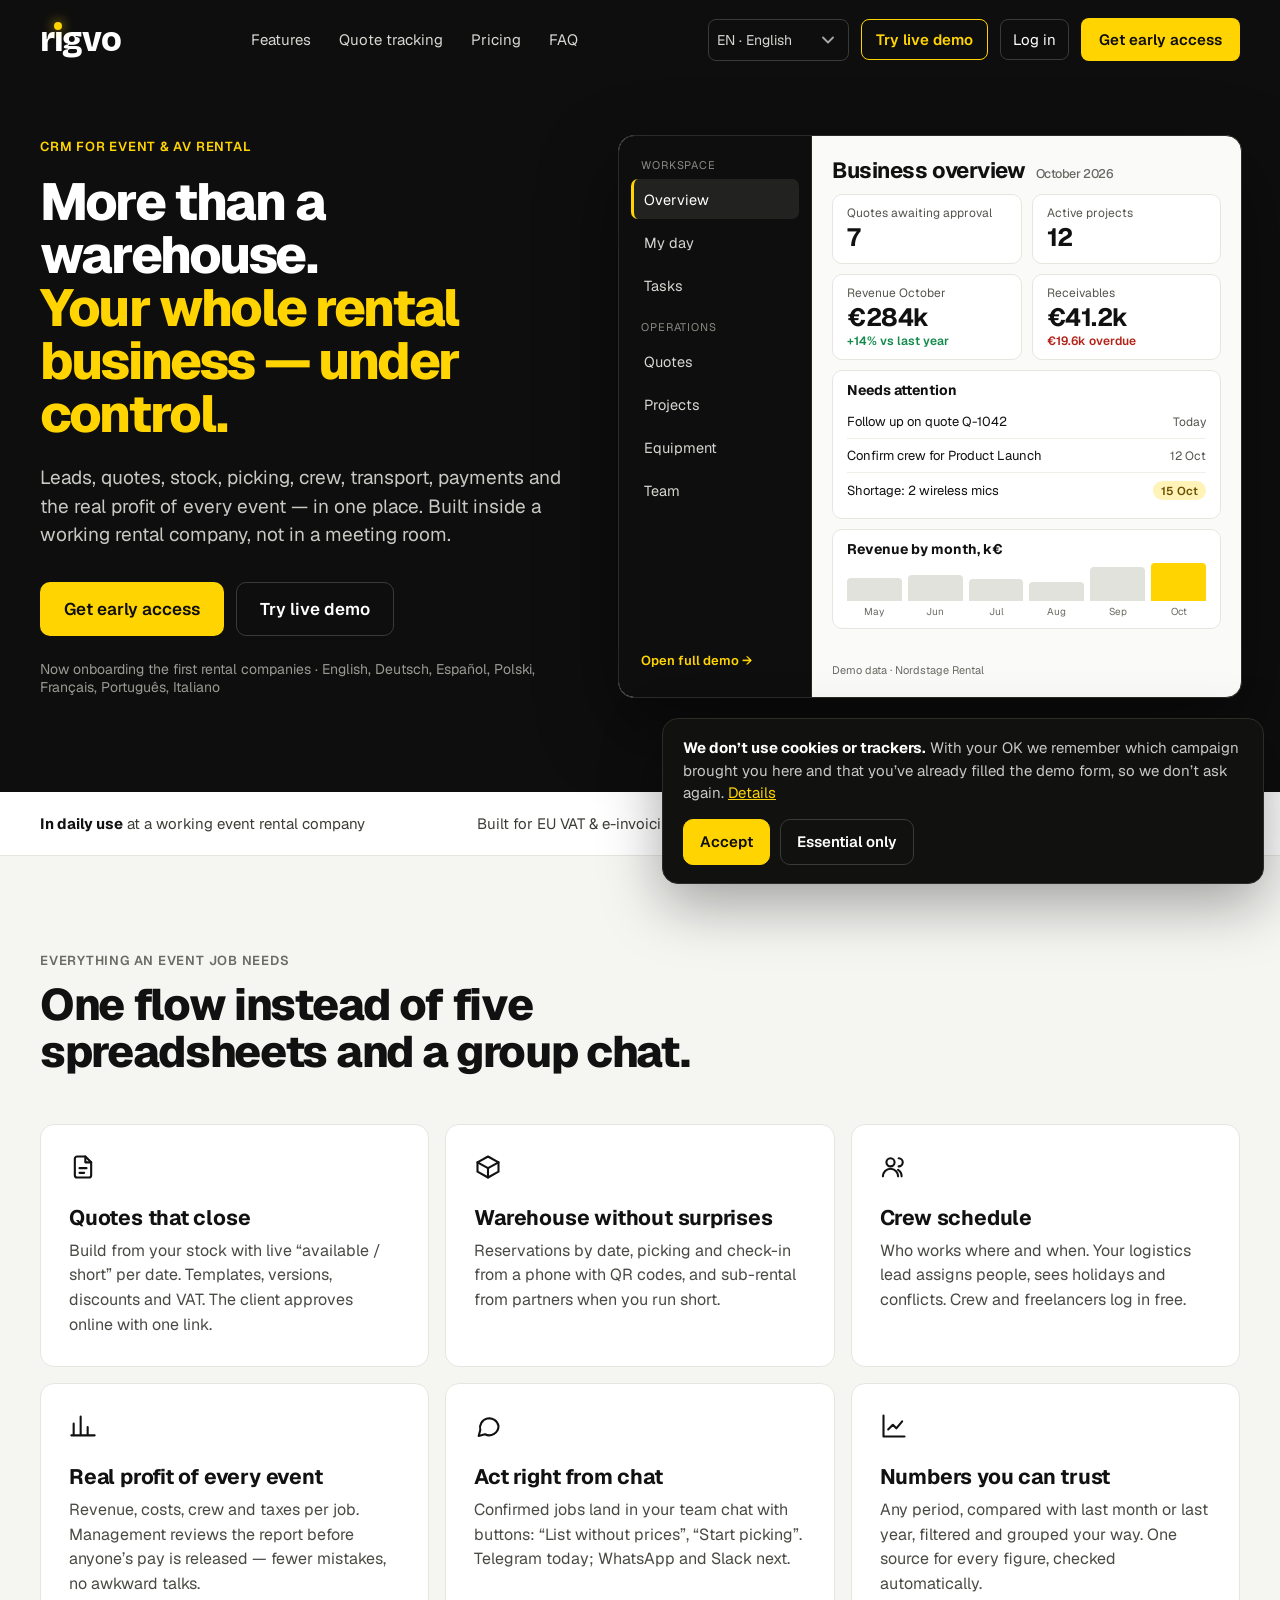
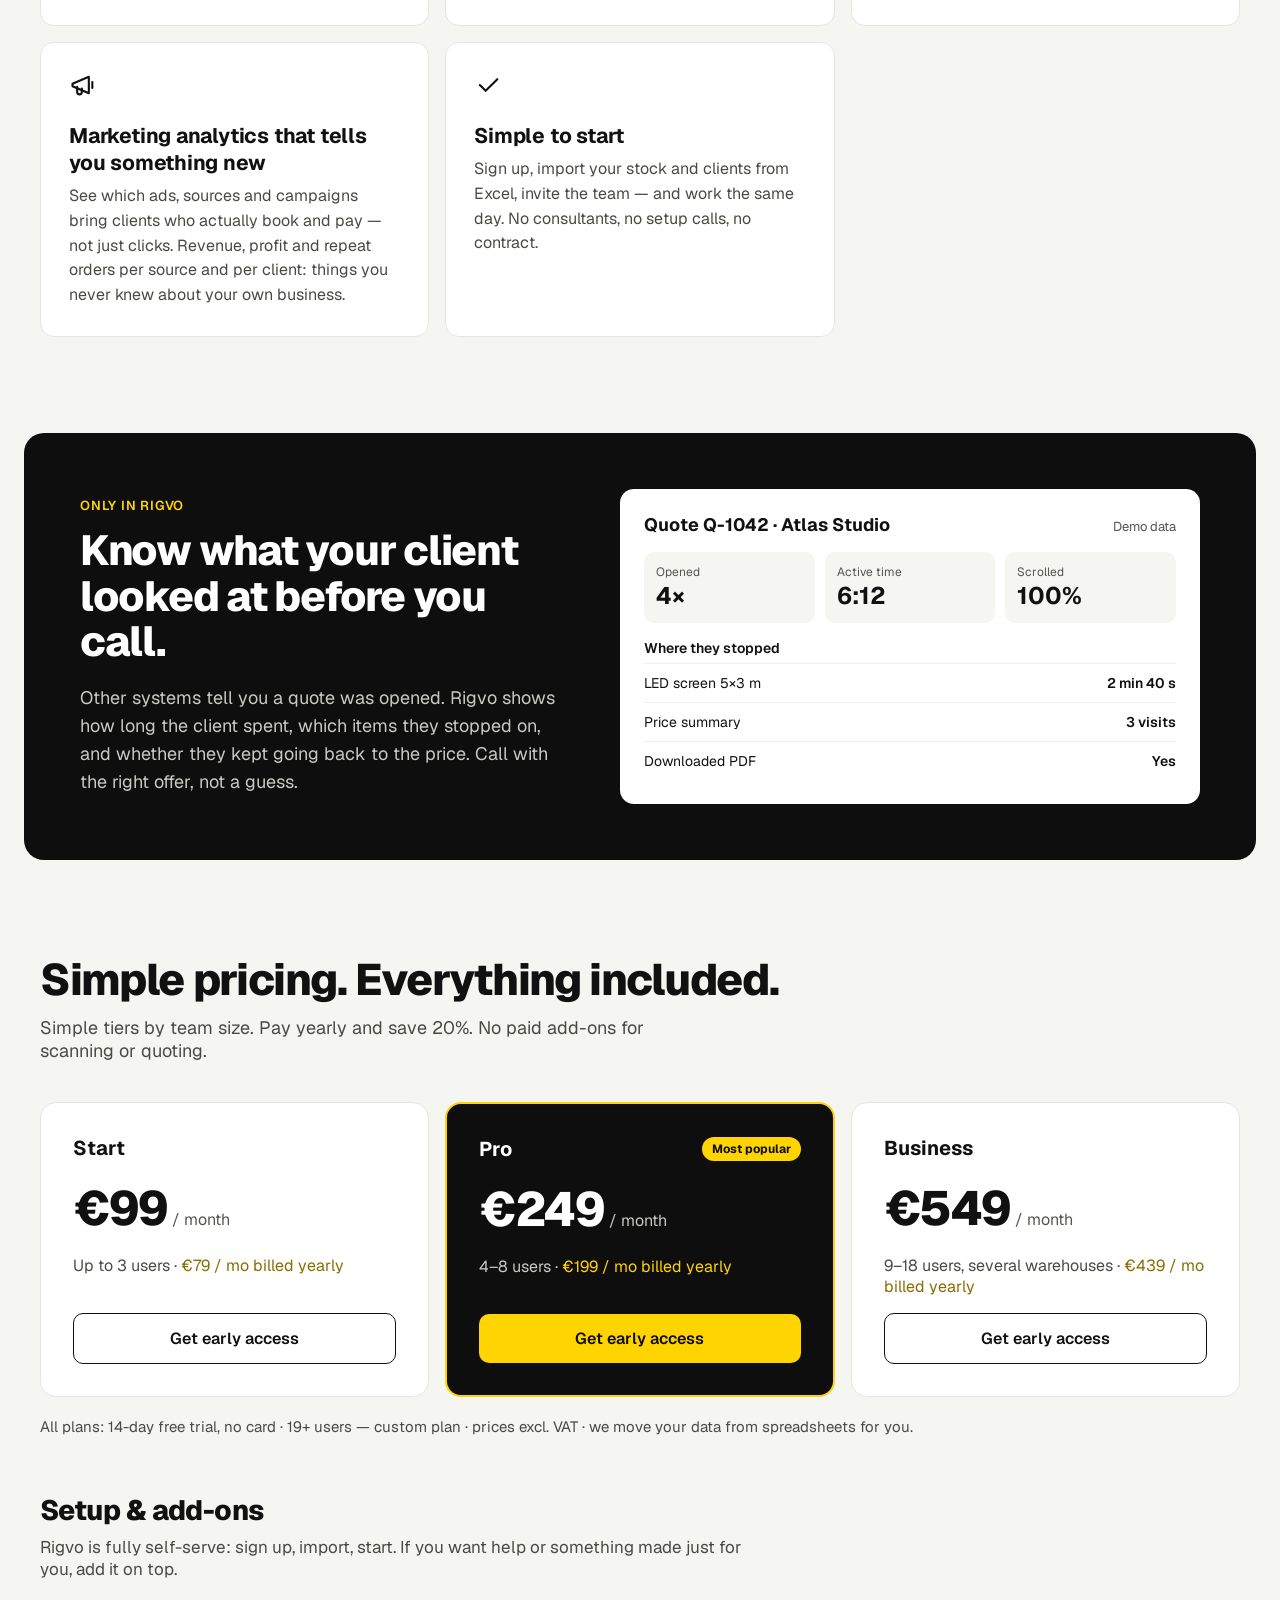
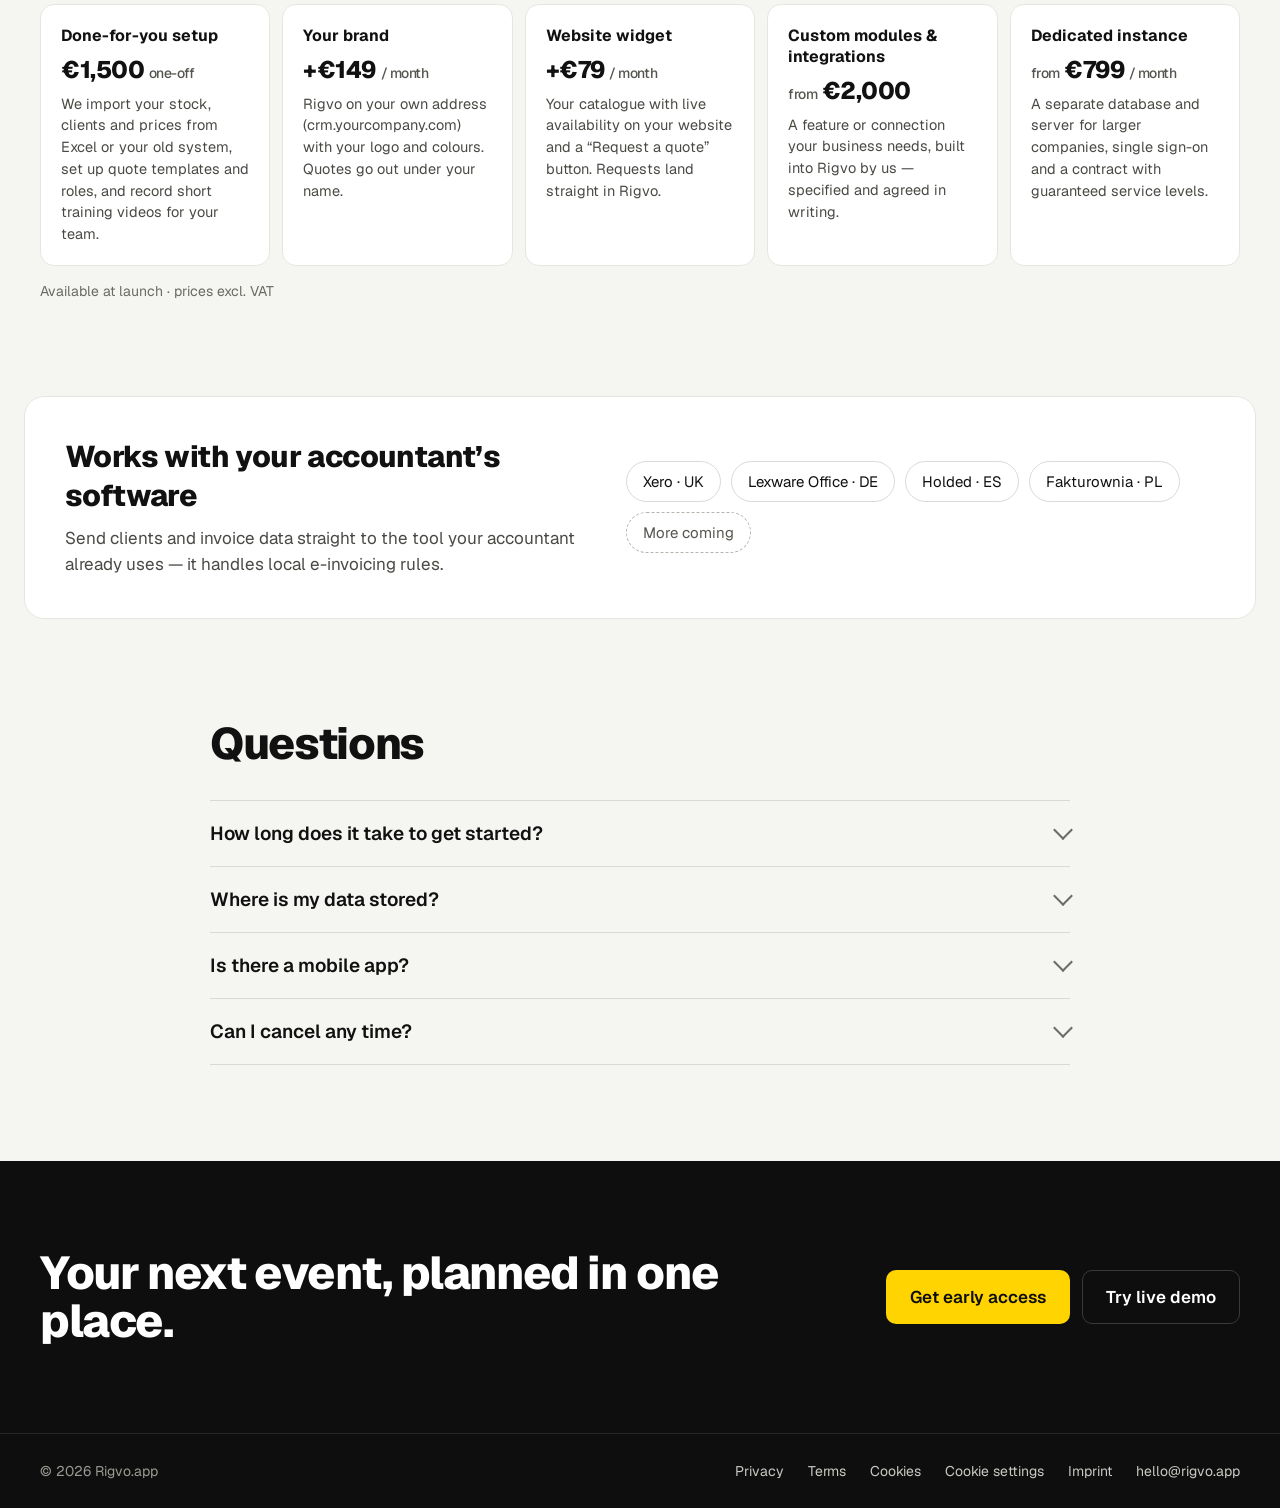
<file: index.html>
<!doctype html>
<html lang="en">
<head>
<meta charset="utf-8">
<meta name="viewport" content="width=device-width, initial-scale=1">
<title>Rigvo — more than a warehouse</title>
<meta property="og:type" content="website">
<meta property="og:site_name" content="Rigvo">
<meta property="og:url" content="https://www.rigvo.app/">
<meta property="og:title" content="Rigvo — more than a warehouse">
<meta property="og:description" content="CRM for event &amp; AV rental companies: quotes, stock, crew, transport and the real profit of every event. In English, Deutsch, Español, Polski, Français, Português and Italiano.">
<meta property="og:image" content="https://www.rigvo.app/og.png">
<meta property="og:image:width" content="1200">
<meta property="og:image:height" content="630">
<meta property="og:image:alt" content="Rigvo — more than a warehouse. CRM for event &amp; AV rental.">
<meta name="twitter:card" content="summary_large_image">
<meta name="theme-color" content="#0E0E0E">
<link rel="icon" href="favicon.svg" type="image/svg+xml">
<link rel="stylesheet" href="brand.css">
<link rel="preload" href="fonts/geist.woff2" as="font" type="font/woff2" crossorigin>
<link rel="preload" href="fonts/bricolage-logo.woff" as="font" type="font/woff" crossorigin>
<script>(function(){try{var l=new URLSearchParams(location.search).get("lang")||localStorage.getItem("rigvo_lang");if(l&&l!=="en"){var d=document.documentElement;d.classList.add("rv-tr");setTimeout(function(){d.classList.remove("rv-tr")},2500)}}catch(e){}})()</script>
<meta name="description" content="Rigvo — more than a warehouse. CRM for event &amp; AV rental: quotes, stock, picking, crew, transport and the real profit of every event.">
<style>body{margin:0;background:#F5F5F2}a{color:#111}html{scroll-behavior:smooth}
@media (max-width:640px){h1{font-size:40px!important}h2{font-size:32px!important}#tracking>div{padding:28px!important}}</style>
<style>
.mk-wrap{flex:1 1 520px;min-width:0;position:relative;height:600px}
@media (min-width:1060px){.mk-wrap{height:auto}.mk-wrap .mk{position:absolute;inset:0}}
.mk{background:#FAFAF8;color:#111;border-radius:16px;overflow:hidden;display:flex;width:100%;height:100%;box-shadow:0 30px 80px rgba(0,0,0,.45);border:1px solid #2A2A27;font-size:14px}
.mk-side{background:#0E0E0E;color:#D6D6D2;width:168px;flex:0 0 168px;padding:18px 12px;display:flex;flex-direction:column;gap:3px;border-right:1px solid #262623}
.mk-h{font-size:11px;color:#8A8A84;letter-spacing:.08em;padding:12px 10px 4px}.mk-h:first-child{padding-top:4px}
.mk-side button{font:inherit;font-size:14.5px;text-align:left;background:none;color:#D6D6D2;border:0;border-left:3px solid transparent;border-radius:7px;padding:10px 10px;cursor:pointer;min-height:40px}
.mk-side button:hover{background:#1A1A18;color:#fff}
.mk-side button.on{background:#222220;color:#fff;border-left-color:#FFD400}
.mk-side button:focus-visible{outline:2px solid #FFD400;outline-offset:1px}
.mk-full{margin-top:auto;color:#FFD400;text-decoration:none;font-size:13px;font-weight:600;padding:10px}
.mk-main{flex:1 1 auto;min-width:0;padding:20px;overflow-y:auto;display:flex;flex-direction:column;gap:10px;animation:mkin .18s ease}
@keyframes mkin{from{opacity:.4;transform:translateY(3px)}to{opacity:1;transform:none}}
.mk-t{font-size:22px;font-weight:700;letter-spacing:-.02em;display:flex;align-items:baseline;gap:10px;flex-wrap:wrap}.mk-t small{font-size:12.5px;font-weight:500;color:#6A6A64}
.mk-g{display:grid;grid-template-columns:repeat(2,minmax(0,1fr));gap:10px}
.mk-c{background:#fff;border:1px solid #E6E6E1;border-radius:10px;padding:10px 14px}
.mk-k{font-size:12px;color:#55554F}.mk-v{font-size:25px;font-weight:700;letter-spacing:-.02em}.mk-d{font-size:12px;font-weight:600}.up{color:#138A4C}.dn{color:#B42318}
.mk-c h4{margin:0 0 6px;font-size:14px}
.mk-r{display:flex;justify-content:space-between;align-items:center;gap:10px;padding:8px 0;border-top:1px solid #EFEFEA;font-size:13px}.mk-r:first-of-type{border-top:0}
.mk-r .m{color:#55554F;font-size:12px}
.mk-p{display:inline-block;font-size:11.5px;font-weight:600;border-radius:999px;padding:2px 8px;white-space:nowrap}
.p-y{background:#FFF3B8;color:#6B5200}.p-g{background:#E3F5EA;color:#116B3B}.p-r{background:#FDE7E5;color:#A3241A}.p-b{background:#E7EEFC;color:#244BA6}.p-n{background:#EFEFEA;color:#4A4A45}
.mk-btn{font:inherit;font-size:12.5px;font-weight:600;border:1px solid #D2D2CB;background:#fff;border-radius:7px;padding:6px 10px;cursor:pointer;white-space:nowrap;min-height:32px}
.mk-btn.pri{background:#FFD400;border-color:#FFD400}.mk-btn.done{background:#E3F5EA;border-color:#BFE6CF;color:#116B3B;cursor:default}
.bar{height:6px;border-radius:6px;background:#EFEFEA;overflow:hidden;width:90px;flex:none}.bar i{display:block;height:100%;border-radius:6px}
.chart{display:flex;align-items:flex-end;gap:6px;height:52px;padding-top:2px}.chart div{flex:1;display:flex;flex-direction:column;align-items:center;gap:4px;font-size:10px;color:#6A6A64}.chart b{display:block;width:100%;border-radius:4px 4px 0 0;background:#E2E2DC}.chart div:last-child b{background:#FFD400}
.live{display:flex;gap:8px;align-items:center;background:#FFF8D6;border:1px solid #F0DA7A;border-radius:10px;padding:10px 12px;font-size:13px}.live i{width:8px;height:8px;border-radius:50%;background:#138A4C;flex:none;box-shadow:0 0 0 4px rgba(19,138,76,.15)}
.mk-note{margin-top:auto;font-size:11px;color:#6A6A64}
@media (max-width:640px){.mk-wrap{height:640px}.mk{flex-direction:column}.mk-side{width:auto;flex:none;flex-direction:row;overflow-x:auto;padding:10px;gap:4px;border-right:0;border-bottom:1px solid #262623}.mk-h{display:none}.mk-side button{flex:none;border-left:0;border-bottom:3px solid transparent;border-radius:7px}.mk-side button.on{border-bottom-color:#FFD400}.mk-full{margin:0;flex:none;align-self:center;white-space:nowrap}.mk-main{padding:16px}.mk-g{grid-template-columns:1fr 1fr}}
</style>
<style>
summary{list-style:none;display:flex;justify-content:space-between;align-items:center;gap:16px}
summary::-webkit-details-marker{display:none}
summary::after{content:"";flex:none;width:12px;height:12px;border-right:2px solid currentColor;border-bottom:2px solid currentColor;transform:translateY(-3px) rotate(45deg);transition:transform .26s cubic-bezier(.2,.8,.2,1);opacity:.6}
details[open]>summary::after{transform:translateY(2px) rotate(225deg)}
.dc{overflow:hidden}
@media (prefers-reduced-motion:reduce){summary::after{transition:none}}
</style>
<style>
.rv-lang{font:inherit;font-size:14px;background:transparent;color:#D6D6D2;border:1px solid #3A3A36;border-radius:8px;padding:9px 8px;min-height:42px;cursor:pointer;max-width:150px}
.rv-lang option{color:#111}
@media (max-width:640px){.navr{flex-wrap:wrap;width:100%;gap:8px!important}.navr>*{flex:1 1 auto;text-align:center}.navr .rv-lang{width:100%;max-width:none}}
</style>
</head>
<body>

<div style="font-family: 'Geist', system-ui, sans-serif; color: #111111; background: #F5F5F2; width: 100%">

<!-- NAV -->
<header style="background: #0E0E0E; color: #FFFFFF">
<div style="max-width: 1200px; margin: 0 auto; padding: 18px 24px; display: flex; flex-wrap: wrap; align-items: center; justify-content: space-between; gap: 16px">
<a href="#top" aria-label="Rigvo — home" style="display: flex; align-items: center; gap: 10px; color: #FFFFFF; text-decoration: none">
<span class="rv-logo" style="font-size: 34px" aria-label="Rigvo">r<span class="rv-i">ı<span class="rv-dot"></span></span>gvo</span>
</a>
<nav aria-label="Main" style="display: flex; flex-wrap: wrap; align-items: center; gap: 28px; font-size: 15px">
<a href="#features" style="color: #D6D6D2; text-decoration: none">Features</a>
<a href="#tracking" style="color: #D6D6D2; text-decoration: none">Quote tracking</a>
<a href="#pricing" style="color: #D6D6D2; text-decoration: none">Pricing</a>
<a href="#faq" style="color: #D6D6D2; text-decoration: none">FAQ</a>
</nav>
<div class="navr" style="display: flex; align-items: center; gap: 12px">
<span data-lang-picker></span>
<a href="demo.html" data-gate style="color: #FFD400; text-decoration: none; font-size: 15px; font-weight: 600; padding: 10px 14px; border: 1px solid #FFD400; border-radius: 8px">Try live demo</a>
<a href="login.html" style="color: #FFFFFF; text-decoration: none; font-size: 15px; padding: 10px 12px; border: 1px solid #3A3A36; border-radius: 8px">Log in</a>
<a href="signup.html" style="background: #FFD400; color: #0E0E0E; text-decoration: none; font-weight: 600; font-size: 15px; padding: 12px 18px; border-radius: 8px">Get early access</a>
</div>
</div>
</header>

<!-- HERO -->
<section id="top" style="background: #0E0E0E; color: #FFFFFF; padding: 56px 24px 96px">
<div style="max-width: 1200px; margin: 0 auto; display: flex; flex-wrap: wrap; gap: 56px; align-items: stretch">
<div style="flex: 1 1 420px; min-width: 0">
<p style="margin: 0 0 20px; display: inline-block; font-size: 13px; font-weight: 600; letter-spacing: 0.06em; text-transform: uppercase; color: #FFD400">CRM for event &amp; AV rental</p>
<h1 style="margin: 0 0 24px; font-size: clamp(38px, 5vw, 52px); line-height: 1.02; letter-spacing: -0.035em; font-weight: 800">More than a warehouse.<br><span style="color: #FFD400">Your whole rental business — under control.</span></h1>
<p style="margin: 0 0 32px; font-size: 19px; line-height: 1.5; color: #C9C9C4; max-width: 540px">Leads, quotes, stock, picking, crew, transport, payments and the real profit of every event — in one place. Built inside a working rental company, not in a meeting room.</p>
<div style="display: flex; flex-wrap: wrap; gap: 12px; margin-bottom: 24px">
<a href="signup.html" style="background: #FFD400; color: #0E0E0E; text-decoration: none; font-weight: 600; font-size: 17px; padding: 16px 24px; border-radius: 10px">Get early access</a>
<a href="demo.html" data-gate style="color: #FFFFFF; text-decoration: none; font-weight: 600; font-size: 17px; padding: 15px 23px; border-radius: 10px; border: 1px solid #3A3A36">Try live demo</a>
</div>
<p style="margin: 0; font-size: 14px; color: #9A9A94">Now onboarding the first rental companies · English, Deutsch, Español, Polski, Français, Português, Italiano</p>
</div>

<!-- product mockup (interactive mini demo) -->
<div class="mk-wrap">
<div class="mk" id="mk">
<nav class="mk-side" aria-label="Demo sections">
<div class="mk-h">WORKSPACE</div>
<button type="button" data-mk="overview" class="on">Overview</button>
<button type="button" data-mk="day">My day</button>
<button type="button" data-mk="tasks">Tasks</button>
<div class="mk-h">OPERATIONS</div>
<button type="button" data-mk="quotes">Quotes</button>
<button type="button" data-mk="projects">Projects</button>
<button type="button" data-mk="equipment">Equipment</button>
<button type="button" data-mk="team">Team</button>
<a class="mk-full" href="demo.html" data-gate>Open full demo →</a>
</nav>
<div class="mk-main" id="mkMain" aria-live="polite"></div>
</div>
</div>
</div>
</section>

<!-- PROOF STRIP -->
<section style="border-bottom: 1px solid #E6E6E1; background: #FFFFFF">
<div style="max-width: 1200px; margin: 0 auto; padding: 22px 24px; display: flex; flex-wrap: wrap; gap: 12px 40px; align-items: center; justify-content: space-between; font-size: 15px; color: #3D3D38">
<span><strong style="color: #111111">In daily use</strong> at a working event rental company</span>
<span>Built for EU VAT &amp; e-invoicing</span>
<span>GDPR-ready</span>
<span>Works on phone, tablet and desktop</span>
</div>
</section>

<!-- FEATURES -->
<section id="features" style="padding: 96px 24px">
<div style="max-width: 1200px; margin: 0 auto">
<p style="margin: 0 0 12px; font-size: 13px; font-weight: 600; letter-spacing: 0.06em; text-transform: uppercase; color: #6B6B64">Everything an event job needs</p>
<h2 style="margin: 0 0 48px; font-size: 44px; line-height: 1.08; letter-spacing: -0.03em; font-weight: 800; max-width: 760px">One flow instead of five spreadsheets and a group chat.</h2>
<div style="display: grid; grid-template-columns: repeat(auto-fit, minmax(300px, 1fr)); gap: 16px">

<div style="background: #FFFFFF; border: 1px solid #E6E6E1; border-radius: 14px; padding: 28px">
<svg width="28" height="28" viewBox="0 0 24 24" fill="none" stroke="#111111" stroke-width="1.8" stroke-linecap="round" stroke-linejoin="round" aria-hidden="true"><path d="M14 3H7a2 2 0 0 0-2 2v14a2 2 0 0 0 2 2h10a2 2 0 0 0 2-2V8z"></path><path d="M14 3v5h5"></path><path d="M9 13h6M9 17h4"></path></svg>
<h3 style="margin: 18px 0 8px; font-size: 21px; letter-spacing: -0.01em">Quotes that close</h3>
<p style="margin: 0; font-size: 16px; line-height: 1.55; color: #4A4A45">Build from your stock with live “available / short” per date. Templates, versions, discounts and VAT. The client approves online with one link.</p>
</div>

<div style="background: #FFFFFF; border: 1px solid #E6E6E1; border-radius: 14px; padding: 28px">
<svg width="28" height="28" viewBox="0 0 24 24" fill="none" stroke="#111111" stroke-width="1.8" stroke-linecap="round" stroke-linejoin="round" aria-hidden="true"><path d="M21 8l-9-5-9 5 9 5 9-5z"></path><path d="M3 8v8l9 5 9-5V8"></path><path d="M12 13v8"></path></svg>
<h3 style="margin: 18px 0 8px; font-size: 21px; letter-spacing: -0.01em">Warehouse without surprises</h3>
<p style="margin: 0; font-size: 16px; line-height: 1.55; color: #4A4A45">Reservations by date, picking and check-in from a phone with QR codes, and sub-rental from partners when you run short.</p>
</div>

<div style="background: #FFFFFF; border: 1px solid #E6E6E1; border-radius: 14px; padding: 28px">
<svg width="28" height="28" viewBox="0 0 24 24" fill="none" stroke="#111111" stroke-width="1.8" stroke-linecap="round" stroke-linejoin="round" aria-hidden="true"><circle cx="9" cy="8" r="3.5"></circle><path d="M2.5 20a6.5 6.5 0 0 1 13 0"></path><path d="M16 4.5a3.5 3.5 0 0 1 0 7M18.5 20a6.5 6.5 0 0 0-3-5.5"></path></svg>
<h3 style="margin: 18px 0 8px; font-size: 21px; letter-spacing: -0.01em">Crew schedule</h3>
<p style="margin: 0; font-size: 16px; line-height: 1.55; color: #4A4A45">Who works where and when. Your logistics lead assigns people, sees holidays and conflicts. Crew and freelancers log in free.</p>
</div>

<div style="background: #FFFFFF; border: 1px solid #E6E6E1; border-radius: 14px; padding: 28px">
<svg width="28" height="28" viewBox="0 0 24 24" fill="none" stroke="#111111" stroke-width="1.8" stroke-linecap="round" stroke-linejoin="round" aria-hidden="true"><path d="M4 20V10M10 20V4M16 20v-7M22 20H2"></path></svg>
<h3 style="margin: 18px 0 8px; font-size: 21px; letter-spacing: -0.01em">Real profit of every event</h3>
<p style="margin: 0; font-size: 16px; line-height: 1.55; color: #4A4A45">Revenue, costs, crew and taxes per job. Management reviews the report before anyone’s pay is released — fewer mistakes, no awkward talks.</p>
</div>

<div style="background: #FFFFFF; border: 1px solid #E6E6E1; border-radius: 14px; padding: 28px">
<svg width="28" height="28" viewBox="0 0 24 24" fill="none" stroke="#111111" stroke-width="1.8" stroke-linecap="round" stroke-linejoin="round" aria-hidden="true"><path d="M21 12a8 8 0 0 1-11.6 7.1L4 20.5l1.4-5A8 8 0 1 1 21 12z"></path></svg>
<h3 style="margin: 18px 0 8px; font-size: 21px; letter-spacing: -0.01em">Act right from chat</h3>
<p style="margin: 0; font-size: 16px; line-height: 1.55; color: #4A4A45">Confirmed jobs land in your team chat with buttons: “List without prices”, “Start picking”. Telegram today; WhatsApp and Slack next.</p>
</div>

<div style="background: #FFFFFF; border: 1px solid #E6E6E1; border-radius: 14px; padding: 28px">
<svg width="28" height="28" viewBox="0 0 24 24" fill="none" stroke="#111111" stroke-width="1.8" stroke-linecap="round" stroke-linejoin="round" aria-hidden="true"><path d="M3 3v18h18"></path><path d="M7 15l4-4 3 3 5-6"></path></svg>
<h3 style="margin: 18px 0 8px; font-size: 21px; letter-spacing: -0.01em">Numbers you can trust</h3>
<p style="margin: 0; font-size: 16px; line-height: 1.55; color: #4A4A45">Any period, compared with last month or last year, filtered and grouped your way. One source for every figure, checked automatically.</p>
</div>

<div style="background: #FFFFFF; border: 1px solid #E6E6E1; border-radius: 14px; padding: 28px">
<svg width="28" height="28" viewBox="0 0 24 24" fill="none" stroke="#111111" stroke-width="1.8" stroke-linecap="round" stroke-linejoin="round" aria-hidden="true"><path d="M3 11l14-6v14L3 13z"></path><path d="M7 13.5V18a2 2 0 0 0 4 0v-3"></path><path d="M20 9.5v5"></path></svg>
<h3 style="margin: 18px 0 8px; font-size: 21px; letter-spacing: -0.01em">Marketing analytics that tells you something new</h3>
<p style="margin: 0; font-size: 16px; line-height: 1.55; color: #4A4A45">See which ads, sources and campaigns bring clients who actually book and pay — not just clicks. Revenue, profit and repeat orders per source and per client: things you never knew about your own business.</p>
</div>

<div style="background: #FFFFFF; border: 1px solid #E6E6E1; border-radius: 14px; padding: 28px">
<svg width="28" height="28" viewBox="0 0 24 24" fill="none" stroke="#111111" stroke-width="1.8" stroke-linecap="round" stroke-linejoin="round" aria-hidden="true"><path d="M5 12l5 5L20 7"></path></svg>
<h3 style="margin: 18px 0 8px; font-size: 21px; letter-spacing: -0.01em">Simple to start</h3>
<p style="margin: 0; font-size: 16px; line-height: 1.55; color: #4A4A45">Sign up, import your stock and clients from Excel, invite the team — and work the same day. No consultants, no setup calls, no contract.</p>
</div>

</div>
</div>
</section>

<!-- TRACKING SPOTLIGHT -->
<section id="tracking" style="padding: 0 24px 96px">
<div style="max-width: 1200px; margin: 0 auto; background: #0E0E0E; color: #FFFFFF; border-radius: 20px; padding: 56px; display: flex; flex-wrap: wrap; gap: 48px; align-items: center">
<div style="flex: 1 1 380px; min-width: 0">
<p style="margin: 0 0 14px; font-size: 13px; font-weight: 600; letter-spacing: 0.06em; text-transform: uppercase; color: #FFD400">Only in Rigvo</p>
<h2 style="margin: 0 0 20px; font-size: 42px; line-height: 1.08; letter-spacing: -0.03em; font-weight: 800">Know what your client looked at before you call.</h2>
<p style="margin: 0; font-size: 18px; line-height: 1.55; color: #C9C9C4">Other systems tell you a quote was opened. Rigvo shows how long the client spent, which items they stopped on, and whether they kept going back to the price. Call with the right offer, not a guess.</p>
</div>
<div style="flex: 1 1 420px; min-width: 0; background: #FFFFFF; color: #111111; border-radius: 14px; padding: 24px">
<div style="display: flex; justify-content: space-between; align-items: baseline; gap: 12px; margin-bottom: 16px; flex-wrap: wrap">
<div style="font-weight: 700; font-size: 18px">Quote Q-1042 · Atlas Studio</div>
<div style="font-size: 13px; color: #55554F">Demo data</div>
</div>
<div style="display: grid; grid-template-columns: repeat(3, minmax(0, 1fr)); gap: 10px; margin-bottom: 16px">
<div style="background: #F5F5F2; border-radius: 10px; padding: 12px"><div style="font-size: 12px; color: #55554F">Opened</div><div style="font-size: 24px; font-weight: 700">4×</div></div>
<div style="background: #F5F5F2; border-radius: 10px; padding: 12px"><div style="font-size: 12px; color: #55554F">Active time</div><div style="font-size: 24px; font-weight: 700">6:12</div></div>
<div style="background: #F5F5F2; border-radius: 10px; padding: 12px"><div style="font-size: 12px; color: #55554F">Scrolled</div><div style="font-size: 24px; font-weight: 700">100%</div></div>
</div>
<div style="font-size: 14px; font-weight: 600; margin-bottom: 6px">Where they stopped</div>
<div style="display: flex; justify-content: space-between; gap: 8px; padding: 10px 0; border-top: 1px solid #EFEFEA; font-size: 14px"><span>LED screen 5×3 m</span><span style="font-weight: 600">2 min 40 s</span></div>
<div style="display: flex; justify-content: space-between; gap: 8px; padding: 10px 0; border-top: 1px solid #EFEFEA; font-size: 14px"><span>Price summary</span><span style="font-weight: 600">3 visits</span></div>
<div style="display: flex; justify-content: space-between; gap: 8px; padding: 10px 0; border-top: 1px solid #EFEFEA; font-size: 14px"><span>Downloaded PDF</span><span style="font-weight: 600">Yes</span></div>
</div>
</div>
</section>

<!-- PRICING -->
<section id="pricing" style="padding: 0 24px 96px">
<div style="max-width: 1200px; margin: 0 auto">
<h2 style="margin: 0 0 12px; font-size: 44px; line-height: 1.08; letter-spacing: -0.03em; font-weight: 800">Simple pricing. Everything included.</h2>
<p style="margin: 0 0 40px; font-size: 18px; color: #4A4A45; max-width: 680px">Simple tiers by team size. Pay yearly and save 20%. No paid add-ons for scanning or quoting.</p>
<div style="display: grid; grid-template-columns: repeat(auto-fit, minmax(280px, 1fr)); gap: 16px">

<div style="background: #FFFFFF; border: 1px solid #E6E6E1; border-radius: 16px; padding: 32px; display: flex; flex-direction: column; gap: 16px">
<div style="font-weight: 700; font-size: 20px">Start</div>
<div><span style="font-size: 48px; font-weight: 800; letter-spacing: -0.03em">€99</span><span style="color: #55554F"> / month</span></div>
<div style="color: #4A4A45; font-size: 16px">Up to 3 users · <span style="color:#8A6D00">€79 / mo billed yearly</span></div>
<a href="signup.html?plan=start" style="margin-top: auto; text-align: center; text-decoration: none; font-weight: 600; padding: 14px; border-radius: 10px; border: 1px solid #111111; color: #111111">Get early access</a>
</div>

<div style="background: #0E0E0E; color: #FFFFFF; border-radius: 16px; padding: 32px; display: flex; flex-direction: column; gap: 16px; border: 2px solid #FFD400">
<div style="display: flex; justify-content: space-between; align-items: center; gap: 8px"><span style="font-weight: 700; font-size: 20px">Pro</span><span style="background: #FFD400; color: #0E0E0E; font-size: 12px; font-weight: 700; padding: 4px 10px; border-radius: 999px">Most popular</span></div>
<div><span style="font-size: 48px; font-weight: 800; letter-spacing: -0.03em">€249</span><span style="color: #C9C9C4"> / month</span></div>
<div style="color: #C9C9C4; font-size: 16px">4–8 users · <span style="color:#FFD400">€199 / mo billed yearly</span></div>
<a href="signup.html?plan=pro" style="margin-top: auto; text-align: center; text-decoration: none; font-weight: 600; padding: 14px; border-radius: 10px; background: #FFD400; color: #0E0E0E">Get early access</a>
</div>

<div style="background: #FFFFFF; border: 1px solid #E6E6E1; border-radius: 16px; padding: 32px; display: flex; flex-direction: column; gap: 16px">
<div style="font-weight: 700; font-size: 20px">Business</div>
<div><span style="font-size: 48px; font-weight: 800; letter-spacing: -0.03em">€549</span><span style="color: #55554F"> / month</span></div>
<div style="color: #4A4A45; font-size: 16px">9–18 users, several warehouses · <span style="color:#8A6D00">€439 / mo billed yearly</span></div>
<a href="signup.html?plan=business" style="margin-top: auto; text-align: center; text-decoration: none; font-weight: 600; padding: 14px; border-radius: 10px; border: 1px solid #111111; color: #111111">Get early access</a>
</div>

</div>
<p style="margin: 20px 0 0; font-size: 15px; color: #4A4A45">All plans: 14-day free trial, no card · 19+ users — custom plan · prices excl. VAT · we move your data from spreadsheets for you.</p>
<div id="addons" style="margin-top: 56px">
<h3 style="margin: 0 0 8px; font-size: 28px; letter-spacing: -0.02em; font-weight: 800">Setup &amp; add-ons</h3>
<p style="margin: 0 0 24px; font-size: 17px; color: #4A4A45; max-width: 720px">Rigvo is fully self-serve: sign up, import, start. If you want help or something made just for you, add it on top.</p>
<div class="ao">
<div class="aoc"><div class="aot">Done-for-you setup</div><div class="aop">€1,500 <span>one-off</span></div><p>We import your stock, clients and prices from Excel or your old system, set up quote templates and roles, and record short training videos for your team.</p></div>
<div class="aoc"><div class="aot">Your brand</div><div class="aop">+€149 <span>/ month</span></div><p>Rigvo on your own address (crm.yourcompany.com) with your logo and colours. Quotes go out under your name.</p></div>
<div class="aoc"><div class="aot">Website widget</div><div class="aop">+€79 <span>/ month</span></div><p>Your catalogue with live availability on your website and a “Request a quote” button. Requests land straight in Rigvo.</p></div>
<div class="aoc"><div class="aot">Custom modules &amp; integrations</div><div class="aop"><span>from</span> €2,000</div><p>A feature or connection your business needs, built into Rigvo by us — specified and agreed in writing.</p></div>
<div class="aoc"><div class="aot">Dedicated instance</div><div class="aop"><span>from</span> €799 <span>/ month</span></div><p>A separate database and server for larger companies, single sign-on and a contract with guaranteed service levels.</p></div>
</div>
<p style="margin: 16px 0 0; font-size: 14px; color: #6A6A64">Available at launch · prices excl. VAT</p>
</div>
<style>
.ao{display:grid;grid-template-columns:repeat(auto-fit,minmax(210px,1fr));gap:12px}
.aoc{background:#FFFFFF;border:1px solid #E6E6E1;border-radius:14px;padding:20px;display:flex;flex-direction:column;gap:8px}
.aot{font-weight:700;font-size:16px}
.aop{font-size:24px;font-weight:800;letter-spacing:-.02em}.aop span{font-size:14px;font-weight:500;color:#55554F}
.aoc p{margin:0;font-size:14.5px;line-height:1.5;color:#4A4A45}
</style>
</div>
</section>

<!-- INTEGRATIONS -->
<section style="padding: 0 24px 96px">
<div style="max-width: 1200px; margin: 0 auto; background: #FFFFFF; border: 1px solid #E6E6E1; border-radius: 20px; padding: 40px; display: flex; flex-wrap: wrap; gap: 32px; align-items: center; justify-content: space-between">
<div style="flex: 1 1 360px; min-width: 0">
<h2 style="margin: 0 0 10px; font-size: 30px; letter-spacing: -0.02em; font-weight: 800">Works with your accountant’s software</h2>
<p style="margin: 0; font-size: 17px; line-height: 1.55; color: #4A4A45">Send clients and invoice data straight to the tool your accountant already uses — it handles local e-invoicing rules.</p>
</div>
<div style="flex: 1 1 420px; min-width: 0; display: flex; flex-wrap: wrap; gap: 10px">
<span style="border: 1px solid #DADAD4; border-radius: 999px; padding: 10px 16px; font-size: 15px">Xero · UK</span>
<span style="border: 1px solid #DADAD4; border-radius: 999px; padding: 10px 16px; font-size: 15px">Lexware Office · DE</span>
<span style="border: 1px solid #DADAD4; border-radius: 999px; padding: 10px 16px; font-size: 15px">Holded · ES</span>
<span style="border: 1px solid #DADAD4; border-radius: 999px; padding: 10px 16px; font-size: 15px">Fakturownia · PL</span>
<span style="border: 1px dashed #B5B5AE; border-radius: 999px; padding: 10px 16px; font-size: 15px; color: #55554F">More coming</span>
</div>
</div>
</section>

<!-- FAQ -->
<section id="faq" style="padding: 0 24px 96px">
<div style="max-width: 860px; margin: 0 auto">
<h2 style="margin: 0 0 28px; font-size: 44px; letter-spacing: -0.03em; font-weight: 800">Questions</h2>
<details style="border-top: 1px solid #DADAD4; padding: 20px 0">
<summary style="font-size: 19px; font-weight: 600; cursor: pointer">How long does it take to get started?</summary>
<p style="margin: 12px 0 0; font-size: 17px; line-height: 1.55; color: #4A4A45">You can send your first quote on day one. Send us your stock list and clients in Excel and we import them for you.</p>
</details>
<details style="border-top: 1px solid #DADAD4; padding: 20px 0">
<summary style="font-size: 19px; font-weight: 600; cursor: pointer">Where is my data stored?</summary>
<p style="margin: 12px 0 0; font-size: 17px; line-height: 1.55; color: #4A4A45">In the European Union (Frankfurt), with daily backups. Prices and client details are visible only to the right people — enforced by the database, not just the screen.</p>
</details>
<details style="border-top: 1px solid #DADAD4; padding: 20px 0">
<summary style="font-size: 19px; font-weight: 600; cursor: pointer">Is there a mobile app?</summary>
<p style="margin: 12px 0 0; font-size: 17px; line-height: 1.55; color: #4A4A45">Rigvo works in any phone browser today, including QR picking in the warehouse. Apps for iPhone and Android are on the way.</p>
</details>
<details style="border-top: 1px solid #DADAD4; border-bottom: 1px solid #DADAD4; padding: 20px 0">
<summary style="font-size: 19px; font-weight: 600; cursor: pointer">Can I cancel any time?</summary>
<p style="margin: 12px 0 0; font-size: 17px; line-height: 1.55; color: #4A4A45">Yes. Monthly plans, no contract, and you can export all your data whenever you like.</p>
</details>
</div>
</section>

<!-- FINAL CTA -->
<section id="cta" style="background: #0E0E0E; color: #FFFFFF; padding: 88px 24px">
<div style="max-width: 1200px; margin: 0 auto; display: flex; flex-wrap: wrap; gap: 32px; align-items: center; justify-content: space-between">
<h2 style="margin: 0; font-size: 46px; line-height: 1.05; letter-spacing: -0.03em; font-weight: 800; max-width: 680px">Your next event, planned in one place.</h2>
<div style="display: flex; flex-wrap: wrap; gap: 12px">
<a href="signup.html" style="background: #FFD400; color: #0E0E0E; text-decoration: none; font-weight: 600; font-size: 17px; padding: 16px 24px; border-radius: 10px">Get early access</a>
<a href="demo.html" data-gate style="color: #FFFFFF; text-decoration: none; font-weight: 600; font-size: 17px; padding: 15px 23px; border-radius: 10px; border: 1px solid #3A3A36">Try live demo</a>
</div>
</div>
</section>

<!-- FOOTER -->
<footer style="background: #0E0E0E; color: #9A9A94; border-top: 1px solid #262623">
<div style="max-width: 1200px; margin: 0 auto; padding: 28px 24px; display: flex; flex-wrap: wrap; gap: 16px 32px; justify-content: space-between; font-size: 14px">
<span>© 2026 Rigvo.app</span>
<div style="display: flex; flex-wrap: wrap; gap: 24px">
<a href="privacy.html" style="color: #C9C9C4; text-decoration: none">Privacy</a>
<a href="terms.html" style="color: #C9C9C4; text-decoration: none">Terms</a>
<a href="cookies.html" style="color: #C9C9C4; text-decoration: none">Cookies</a>
<a href="#" data-cookie-settings style="color: #C9C9C4; text-decoration: none">Cookie settings</a>
<a href="imprint.html" style="color: #C9C9C4; text-decoration: none">Imprint</a>
<a href="mailto:hello@rigvo.app" style="color: #C9C9C4; text-decoration: none">hello@rigvo.app</a>
</div>
</div>
</footer>

</div>


<script>
document.querySelectorAll('a[href^="#"]:not([data-modal])').forEach(a=>a.addEventListener('click',e=>{const t=document.querySelector(a.getAttribute('href'));if(t){e.preventDefault();t.scrollIntoView({behavior:'smooth'})}}));
</script>
<script>
(function(){
const P=(t,c)=>`<span class="mk-p ${c}">${t}</span>`;
const R=(a,b)=>`<div class="mk-r">${a}${b}</div>`;
const L=(t,m)=>`<span>${t}${m?`<br><span class="m">${m}</span>`:''}</span>`;
const bar=(v,c)=>`<span class="bar"><i style="width:${v}%;background:${c}"></i></span>`;
const S={
overview:()=>`<div class="mk-t">Business overview <small>October 2026</small></div>
<div class="mk-g"><div class="mk-c"><div class="mk-k">Quotes awaiting approval</div><div class="mk-v">7</div></div><div class="mk-c"><div class="mk-k">Active projects</div><div class="mk-v">12</div></div>
<div class="mk-c"><div class="mk-k">Revenue October</div><div class="mk-v">€284k</div><div class="mk-d up">+14% vs last year</div></div><div class="mk-c"><div class="mk-k">Receivables</div><div class="mk-v">€41.2k</div><div class="mk-d dn">€19.6k overdue</div></div></div>
<div class="mk-c"><h4>Needs attention</h4>${R(L('Follow up on quote Q-1042'),'<span class="m">Today</span>')}${R(L('Confirm crew for Product Launch'),'<span class="m">12 Oct</span>')}${R(L('Shortage: 2 wireless mics'),P('15 Oct','p-y'))}</div>
<div class="mk-c"><h4>Revenue by month, k€</h4><div class="chart">${[[172,'May'],[198,'Jun'],[164,'Jul'],[143,'Aug'],[251,'Sep'],[284,'Oct']].map(x=>`<div><b style="height:${Math.round(x[0]/284*38)}px"></b>${x[1]}</div>`).join('')}</div></div>`,
day:()=>`<div class="mk-t">My day <small>4 actions · 2 need you now</small></div>
<div class="mk-c">${R(L('Approve quote Q-1032 · Nordlicht','12% discount above limit · Jonas'),'<button type="button" class="mk-btn pri" data-done="Approved ✓">Approve</button>')}
${R(L('Call Atlas Studio','opened quote Q-1031 four times'),'<button type="button" class="mk-btn" data-done="Called ✓">Call</button>')}
${R(L('Finish picking · Partner Forum','18 of 24 · leaves 07:30'),'<button type="button" class="mk-btn" data-go="equipment">Open</button>')}
${R(L('Assign technicians · Product launch','2 roles open · tomorrow 09:00'),'<button type="button" class="mk-btn" data-go="team">Assign</button>')}</div>
<div class="live"><i></i>Atlas Studio is viewing your quote right now — 3 min on the LED wall.</div>`,
tasks:()=>`<div class="mk-t">Tasks <small>34 open · 87% on time</small></div>
<div class="mk-c">${[['Find replacement for 2 wireless mics','Robert · today','Critical','p-r'],['Send final invoice · Nordlicht Events','Marek · today','High','p-y'],['Update LED screen price list','Anna · Fri','Medium','p-n'],['Fix event report · Live stream','Jonas · overdue 1 day','High','p-y'],['Book hotel for crew · Summit','Emma · 10 Oct','Low','p-n']].map(t=>R(L(t[0],t[1]),P(t[2],t[3]))).join('')}</div>`,
quotes:()=>`<div class="mk-t">Quotes <small>October: 63 · €480k · win rate 41%</small></div>
<div class="live"><i></i>Atlas Studio opened Q-1031 just now (4th time).</div>
<div class="mk-c">${[['Q-1031 · Atlas Studio','Partner Forum · 18 Oct','€22,182','Viewed 4×','p-b'],['Q-1032 · Nordlicht Events','Conference · 24 Oct','€16,900','Needs approval','p-y'],['Q-1030 · Kite Media','Product launch · 14 Oct','€8,450','Approved','p-g'],['Q-1029 · Vistula Congress','Congress, 3 halls · 30 Oct','€31,200','Draft','p-n']].map(q=>R(L(q[0],q[1]),`<span style="display:flex;gap:8px;align-items:center"><b>${q[2]}</b>${P(q[3],q[4])}</span>`)).join('')}</div>`,
projects:()=>`<div class="mk-t">Projects <small>this week · readiness</small></div>
<div class="mk-c">${[['Partner Forum','08 Oct · Spreehalle, Hall 2',75,'#E8890C','3/4'],['Conference','09 Oct · Kranhaus Loft',50,'#E8890C','2/4'],['Product launch','09 Oct · Nordhafen Studio',25,'#D92D20','1/4'],['Summit','10 Oct · Spreehalle, Main hall',75,'#E8890C','3/4'],['Live stream','11 Oct · Nordstage studio',100,'#12A150','4/4']].map(p=>R(L(p[0],p[1]),`<span style="display:flex;gap:10px;align-items:center">${bar(p[2],p[3])}<b style="width:28px;text-align:right">${p[4]}</b></span>`)).join('')}</div>
<div class="mk-c"><h4>Real profit · Partner Forum</h4>${R(L('Rental & services'),'<b>€22,182</b>')}${R(L('Crew, transport, sub-rental'),'<b>−€9,240</b>')}${R(L('Net profit'),'<b class="up">€12,942 · 58%</b>')}</div>`,
equipment:()=>`<div class="mk-t">Equipment <small>availability on 08 Oct</small></div>
<div class="mk-c">${[['Wireless mic Shure ULXD','Sound',22,24,P('2 short','p-r')],['Line array L-Acoustics Kara','Sound',16,16,P('All available','p-g')],['Moving head Robe MegaPointe','Lighting',24,30,P('6 on events','p-b')],['LED panel P2.6','LED',120,144,P('24 on events','p-b')],['Mixing desk Yamaha CL5','Sound',2,3,P('1 in repair','p-y')]].map(e=>R(L(e[0],e[1]+' · '+e[2]+' of '+e[3]+' free'),e[4])).join('')}</div>
<div class="mk-c">${R(L('Picking · Partner Forum','scanned by QR · 18 of 24'),`<span style="display:flex;gap:10px;align-items:center">${bar(75,'#FFD400')}<button type="button" class="mk-btn" data-done="Sub-rent requested ✓">Sub-rent 2 mics</button></span>`)}</div>`,
team:()=>`<div class="mk-t">Team <small>today · utilisation 78%</small></div>
<div class="mk-c">${[['Daniel Wolf','Sound · Partner Forum','On site','p-g'],['Ivan Horák','Lighting · Partner Forum','On site','p-g'],['Olek Kowalski','LED · Conference set-up','From 14:00','p-b'],['Lukas Braun','Driver · VW Crafter 07:30','On the road','p-b'],['Paul Richter','Driver','Free','p-n']].map(t=>R(L(t[0],t[1]),P(t[2],t[3]))).join('')}</div>
<div class="mk-c">${R(L('Product launch · 2 roles open','Sound tech, Lighting tech · tomorrow 09:00'),'<button type="button" class="mk-btn pri" data-done="Assigned ✓">Auto-assign</button>')}</div>`};
const main=document.getElementById('mkMain'),side=document.querySelector('.mk-side');
function show(k){main.innerHTML=S[k]()+'<div class="mk-note">Demo data · Nordstage Rental</div>';main.style.animation='none';main.offsetHeight;main.style.animation='';side.querySelectorAll('button[data-mk]').forEach(b=>{const on=b.dataset.mk===k;b.classList.toggle('on',on);b.setAttribute('aria-pressed',on)})}
side.addEventListener('click',e=>{const b=e.target.closest('button[data-mk]');if(b)show(b.dataset.mk)});
main.addEventListener('click',e=>{const g=e.target.closest('[data-go]');if(g){show(g.dataset.go);return}const d=e.target.closest('[data-done]');if(d&&!d.classList.contains('done')){d.textContent=d.dataset.done;d.classList.add('done');d.classList.remove('pri')}});
show('overview');
})();
</script>
<script>
/* Rigvo rule: everything that expands/collapses does it smoothly */
(function(){const reduce=matchMedia('(prefers-reduced-motion: reduce)').matches;
document.querySelectorAll('details').forEach(d=>{const s=d.querySelector('summary');const c=document.createElement('div');c.className='dc';while(s.nextSibling)c.appendChild(s.nextSibling);d.appendChild(c);
 s.addEventListener('click',e=>{e.preventDefault();if(d._busy)return;const opt={duration:reduce?0:280,easing:'cubic-bezier(.2,.8,.2,1)'};
  if(!d.open){d.open=true;const h=c.scrollHeight;d._busy=1;c.animate([{height:'0px',opacity:0},{height:h+'px',opacity:1}],opt).onfinish=()=>{d._busy=0}}
  else{const h=c.scrollHeight;d._busy=1;c.animate([{height:h+'px',opacity:1},{height:'0px',opacity:0}],opt).onfinish=()=>{d.open=false;d._busy=0}}})})})();
</script>
<script src="i18n/site.js"></script>
<script src="consent.js"></script>
<script src="lead.js"></script>
<div id="gate" role="dialog" aria-modal="true" aria-labelledby="gtitle" hidden>
<form id="gform" novalidate>
<button type="button" class="gx" id="gclose" aria-label="Close">×</button>
<p class="gk">Live demo · sample rental company</p>
<h3 id="gtitle">See Rigvo on a real-looking business</h3>
<p class="gs">Quotes, stock, picking, crew and profit — click through everything. Takes 10 seconds to open.</p>
<label>Your name<input name="name" autocomplete="name" required></label>
<label>Work email<input name="email" type="email" inputmode="email" autocomplete="email" required></label>
<label><span style="font-weight:600;color:inherit">Company <span>(optional)</span></span><input name="company" autocomplete="organization"></label>
<input name="website" tabindex="-1" autocomplete="off" aria-hidden="true" class="hp">
<label class="gc"><input type="checkbox" name="opt"> Send me Rigvo product news (about once a month). Unsubscribe anytime.</label>
<p class="gerr" id="gerr" role="alert"></p>
<button type="submit" class="gb" id="gbtn">Upgrade your project →</button>
<p class="gl">We use your email to follow up on the demo. <a href="privacy.html">Privacy Policy</a> · <a href="terms.html">Terms</a></p>
</form>
</div>
<style>
#gate{position:fixed;inset:0;z-index:120;background:rgba(0,0,0,.62);display:flex;align-items:center;justify-content:center;padding:16px}
#gate[hidden]{display:none}
#gform{position:relative;background:#FFFFFF;color:#111110;border-radius:18px;padding:32px;width:100%;max-width:440px;display:flex;flex-direction:column;gap:14px;font-family:Geist,system-ui,sans-serif;max-height:calc(100vh - 32px);overflow:auto}
#gform .gk{margin:0;font-size:12.5px;font-weight:700;letter-spacing:.06em;text-transform:uppercase;color:#8A6D00}
#gform h3{margin:0;font-size:26px;line-height:1.15;letter-spacing:-.025em}
#gform .gs{margin:0;color:#4A4A45;font-size:15.5px}
#gform label{display:flex;flex-direction:column;gap:6px;font-size:14px;font-weight:600}
#gform label span{font-weight:400;color:#6A6A64}
#gform input:not([type=checkbox]){box-sizing:border-box;width:100%;font:inherit;font-size:16px;font-weight:400;padding:12px 13px;border:1px solid #CFCFC8;border-radius:10px;min-height:48px;outline:none}
#gform input:focus{border-color:#111110;box-shadow:0 0 0 3px rgba(255,212,0,.45)}
#gform input.bad{border-color:#C7372A}
#gform .gc{flex-direction:row;align-items:flex-start;gap:10px;font-weight:400;color:#4A4A45;font-size:14px}
#gform .gc input{width:20px;height:20px;margin:1px 0 0;accent-color:#111110;flex:none}
#gform .hp{position:absolute;left:-9999px;width:1px;height:1px;opacity:0}
#gform .gerr{margin:0;color:#C7372A;font-size:14px;min-height:0}
#gform .gerr:empty{display:none}
#gform .gb{font:inherit;font-weight:700;font-size:17px;background:#FFD400;color:#0E0E0E;border:0;border-radius:12px;padding:15px;min-height:52px;cursor:pointer}
#gform .gb:hover{background:#FFE35C}
#gform .gb[disabled]{opacity:.6;cursor:progress}
#gform .gl{margin:0;font-size:12.5px;color:#6A6A64;text-align:center}#gform .gl a{color:#111110}
#gform .gx{position:absolute;top:10px;right:10px;width:44px;height:44px;border:0;background:none;font-size:28px;line-height:1;cursor:pointer;color:#55554F;border-radius:10px}
#gform .gx:hover{background:#F2F2EE}
</style>
<script>
(function(){const G=document.getElementById('gate'),F=document.getElementById('gform'),E=document.getElementById('gerr'),B=document.getElementById('gbtn');let last=null;
const known=()=>{try{return rigvoConsent().analytics&&localStorage.getItem('rigvo_demo_lead')==='1'}catch(e){return false}};
function open(){G.hidden=false;document.body.style.overflow='hidden';G.animate([{opacity:0},{opacity:1}],{duration:180});F.animate([{opacity:0,transform:'translateY(12px) scale(.98)'},{opacity:1,transform:'none'}],{duration:260,easing:'cubic-bezier(.2,.8,.2,1)'});setTimeout(()=>F.name.focus(),60)}
function close(){const a=G.animate([{opacity:1},{opacity:0}],{duration:160});F.animate([{opacity:1,transform:'none'},{opacity:0,transform:'translateY(8px)'}],{duration:160});a.onfinish=()=>{G.hidden=true;document.body.style.overflow='';last&&last.focus()}}
document.addEventListener('click',e=>{const a=e.target.closest('[data-gate]');if(!a)return;if(known())return;e.preventDefault();last=a;open()});
document.getElementById('gclose').onclick=close;G.addEventListener('click',e=>{if(e.target===G)close()});addEventListener('keydown',e=>{if(e.key==='Escape'&&!G.hidden)close()});
F.addEventListener('submit',async e=>{e.preventDefault();E.textContent='';const n=F.name.value.trim(),m=F.email.value.trim();F.name.classList.toggle('bad',!n);const okm=/^[^\s@]+@[^\s@]+\.[^\s@]{2,}$/.test(m);F.email.classList.toggle('bad',!okm);
 if(!n||!okm){E.textContent=!n?'Please enter your name.':'Please enter a valid work email.';(!n?F.name:F.email).focus();return}
 B.disabled=true;B.textContent='Opening the demo…';
 try{await sendLead('demo',{name:n,email:m,company:F.company.value.trim(),website:F.website.value,marketing_opt_in:F.opt.checked,consent_text:F.opt.checked?'Demo form + product news opt-in':'Demo form'},{noMailto:true})}catch(x){}
 try{if(rigvoConsent().analytics)localStorage.setItem('rigvo_demo_lead','1')}catch(x){}
 location.href='demo.html'});
})();
</script>

</body>
</html>
</file>
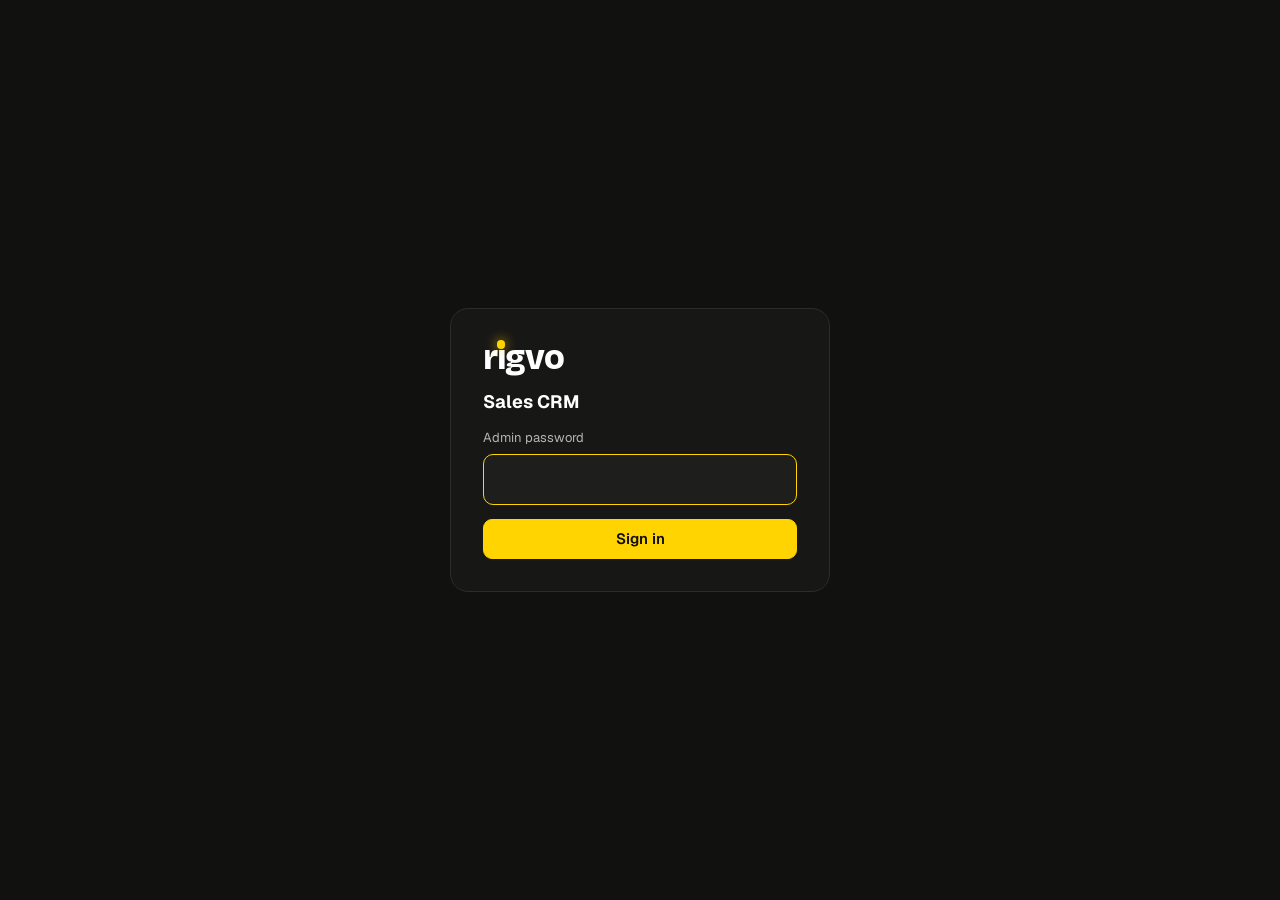
<file: admin.html>
<!doctype html>
<html lang="en">
<head>
<meta charset="utf-8">
<meta name="viewport" content="width=device-width, initial-scale=1">
<meta name="robots" content="noindex, nofollow">
<title>Rigvo · Sales CRM</title>
<link rel="icon" href="favicon.svg" type="image/svg+xml">
<link rel="stylesheet" href="brand.css">
<link rel="preload" href="fonts/geist.woff2" as="font" type="font/woff2" crossorigin>
<link rel="preload" href="fonts/bricolage-logo.woff" as="font" type="font/woff" crossorigin>
<style>
:root{--bg:#F6F6F3;--card:#FFFFFF;--tx:#111110;--mut:#5A5A54;--mut2:#85857E;--line:#E4E4DF;--a:#FFD400;--abg:#FFF6CC;--dark:#111110;
--s-new:#244BA6;--s-contacted:#7A4FD0;--s-demo:#B26B00;--s-trial:#0F7B8A;--s-won:#138A4C;--s-lost:#8A8A84;--s-spam:#C7372A}
@media (prefers-color-scheme:dark){:root:not([data-theme="light"]){--bg:#0E0E0E;--card:#171716;--tx:#F5F5F2;--mut:#B5B5AE;--mut2:#85857E;--line:#2C2C29;--abg:#2A2510}}
:root[data-theme="dark"]{--bg:#0E0E0E;--card:#171716;--tx:#F5F5F2;--mut:#B5B5AE;--mut2:#85857E;--line:#2C2C29;--abg:#2A2510}
*{box-sizing:border-box}
html,body{margin:0}
body{background:var(--bg);color:var(--tx);font-family:Geist,system-ui,sans-serif;font-size:15px;line-height:1.45}
button,input,select,textarea{font:inherit;color:inherit}
.top{position:sticky;top:0;z-index:20;background:var(--dark);color:#fff;display:flex;align-items:center;gap:14px;padding:0 20px;height:58px}
.top .t{font-weight:600;color:#C9C9C4;font-size:14px;padding-left:12px;border-left:1px solid #2C2C29}
.top nav{display:flex;gap:2px;margin-left:18px;height:100%}
.top nav button{background:none;border:0;color:#C9C9C4;padding:0 14px;height:100%;cursor:pointer;border-bottom:3px solid transparent;font-weight:600}
.top nav button.on{color:#fff;border-bottom-color:var(--a)}
.sp{flex:1}
.ib{background:none;border:1px solid #3A3A36;color:#fff;border-radius:9px;padding:8px 12px;cursor:pointer;min-height:38px;font-size:14px}
.ib:hover{background:#1E1E1C}
main{padding:18px 20px 60px;max-width:1500px;margin:0 auto}
.bar{position:sticky;top:58px;z-index:10;background:var(--bg);display:flex;gap:8px;align-items:center;flex-wrap:wrap;padding:8px 0 12px}
.in,.sel{background:var(--card);border:1px solid var(--line);border-radius:9px;padding:8px 10px;min-height:38px;outline:none}
.in:focus,.sel:focus{border-color:var(--tx)}
.in.q{min-width:220px}
.seg{display:inline-flex;background:var(--card);border:1px solid var(--line);border-radius:9px;padding:3px}
.seg button{background:none;border:0;border-radius:7px;padding:5px 10px;cursor:pointer;color:var(--mut);font-weight:600;font-size:13.5px}
.seg button.on{background:var(--dark);color:#fff}
.btn{background:var(--card);border:1px solid var(--line);border-radius:9px;padding:8px 12px;cursor:pointer;min-height:38px;font-weight:600}
.btn.pri{background:var(--a);border-color:var(--a);color:#0E0E0E}
.btn:hover{border-color:var(--mut2)}
.muted{color:var(--mut)}.small{font-size:13px}
.card{background:var(--card);border:1px solid var(--line);border-radius:14px}
.kpis{display:grid;grid-template-columns:repeat(auto-fit,minmax(170px,1fr));gap:10px;margin-bottom:12px}
.kpi{padding:14px 16px}.kpi .k{font-size:13px;color:var(--mut)}.kpi .v{font-size:28px;font-weight:700;letter-spacing:-.02em}.kpi .d{font-size:12.5px;font-weight:600}
.up{color:#138A4C}.dn{color:#C7372A}
/* table */
.tw{overflow:auto;max-height:calc(100vh - 210px)}
table{width:100%;border-collapse:separate;border-spacing:0}
th,td{text-align:left;padding:10px 12px;border-bottom:1px solid var(--line);white-space:nowrap;vertical-align:middle}
th{position:sticky;top:0;background:var(--card);z-index:1;font-size:12.5px;color:var(--mut);font-weight:600;cursor:pointer;user-select:none}
th[data-nosort]{cursor:default}
th .ar{opacity:.5;font-size:11px}
tbody tr{cursor:pointer;transition:background .12s}
tbody tr:hover{background:var(--abg)}
tbody tr.sel{background:var(--abg)}
td.nm b{display:block}td.nm span{color:var(--mut);font-size:13px}
.cb{width:18px;height:18px;accent-color:var(--tx)}
.pill{display:inline-flex;align-items:center;gap:6px;font-size:12.5px;font-weight:600;border-radius:999px;padding:3px 10px;background:color-mix(in srgb,var(--c) 14%,transparent);color:var(--c)}
.pill i{width:7px;height:7px;border-radius:50%;background:var(--c)}
.kind{font-size:12.5px;font-weight:600;border:1px solid var(--line);border-radius:7px;padding:2px 8px;color:var(--mut)}
.bulk{display:flex;gap:8px;align-items:center;background:var(--dark);color:#fff;border-radius:12px;padding:8px 12px;margin-bottom:10px;overflow:hidden;animation:rvUp .2s ease}
.bulk .sel{background:#1E1E1C;border-color:#3A3A36;color:#fff}
/* pipeline */
.pipe{display:grid;grid-template-columns:repeat(6,minmax(220px,1fr));gap:10px;overflow-x:auto;padding-bottom:10px}
.col{background:color-mix(in srgb,var(--line) 45%,transparent);border-radius:14px;padding:10px;min-height:300px;transition:background .15s,outline-color .15s;outline:2px dashed transparent}
.col.over{outline-color:var(--a);background:var(--abg)}
.col h3{margin:2px 4px 10px;font-size:14px;display:flex;align-items:center;gap:8px}
.col h3 small{color:var(--mut);font-weight:500;margin-left:auto}
.lc{background:var(--card);border:1px solid var(--line);border-radius:11px;padding:10px 12px;margin-bottom:8px;cursor:grab;transition:transform .15s,box-shadow .15s}
.lc:hover{box-shadow:0 6px 18px rgba(0,0,0,.08)}
.lc.drag{opacity:.45}
.lc b{display:block}.lc .m{font-size:12.5px;color:var(--mut)}
.lc .r{display:flex;justify-content:space-between;align-items:center;margin-top:6px;gap:6px}
/* stats */
.grid2{display:grid;grid-template-columns:repeat(auto-fit,minmax(360px,1fr));gap:12px}
.panel{padding:16px}
.panel h3{margin:0 0 12px;font-size:15px}
.chart{display:flex;align-items:flex-end;gap:3px;height:170px;padding-top:8px;border-bottom:1px solid var(--line)}
.chart .c{flex:1;display:flex;align-items:flex-end;justify-content:center;gap:1px;height:100%;position:relative;min-width:4px}
.chart .c i{display:block;width:45%;border-radius:3px 3px 0 0;background:var(--a);transition:height .3s cubic-bezier(.2,.8,.2,1)}
.chart .c i.p{background:color-mix(in srgb,var(--mut2) 45%,transparent)}
.xl{display:flex;justify-content:space-between;font-size:11.5px;color:var(--mut2);margin-top:4px}
.hb{display:grid;grid-template-columns:minmax(90px,170px) 1fr 70px;gap:10px;align-items:center;padding:5px 0;font-size:14px}
.hb .t{height:10px;border-radius:6px;background:color-mix(in srgb,var(--line) 70%,transparent);overflow:hidden}
.hb .t i{display:block;height:100%;border-radius:6px;background:var(--a);transition:width .3s}
.hb .n{text-align:right;font-weight:600}.hb .n small{color:var(--mut);font-weight:500}
.leg{display:flex;gap:14px;font-size:12.5px;color:var(--mut);margin-bottom:6px}.leg span::before{content:"";display:inline-block;width:10px;height:10px;border-radius:3px;margin-right:6px;vertical-align:-1px;background:var(--a)}.leg span.p::before{background:color-mix(in srgb,var(--mut2) 45%,transparent)}
/* drawer */
.scrim{position:fixed;inset:0;background:rgba(0,0,0,.28);z-index:40;animation:rvFade .18s ease}
.drawer{position:fixed;top:0;right:0;bottom:0;width:min(460px,100%);background:var(--card);z-index:41;box-shadow:-20px 0 50px rgba(0,0,0,.18);display:flex;flex-direction:column;animation:rvSlide .24s cubic-bezier(.2,.8,.2,1)}
.drawer.out{animation:rvSlideOut .18s ease-in forwards}.scrim.out{animation:rvFadeOut .18s ease-in forwards}
.dh{padding:18px 20px;border-bottom:1px solid var(--line);display:flex;gap:10px;align-items:flex-start}
.dh h2{margin:0;font-size:22px;letter-spacing:-.02em}
.db{padding:16px 20px;overflow:auto;flex:1;display:flex;flex-direction:column;gap:14px}
.kv{display:grid;grid-template-columns:120px 1fr;gap:6px 12px;font-size:14px}.kv dt{color:var(--mut)}.kv dd{margin:0;word-break:break-word}
textarea{width:100%;min-height:110px;background:var(--bg);border:1px solid var(--line);border-radius:10px;padding:10px;outline:none;resize:vertical}
.df{padding:14px 20px;border-top:1px solid var(--line);display:flex;gap:8px;flex-wrap:wrap}
.x{background:none;border:0;font-size:26px;line-height:1;cursor:pointer;color:var(--mut);margin-left:auto;width:40px;height:40px;border-radius:9px}
.x:hover{background:var(--bg)}
.toast{position:fixed;left:50%;bottom:22px;transform:translateX(-50%);background:var(--dark);color:#fff;padding:10px 16px;border-radius:10px;z-index:60;border-left:4px solid var(--a);animation:rvUp .2s ease}
.empty{padding:48px 20px;text-align:center;color:var(--mut)}
/* login */
.login{min-height:100vh;display:flex;align-items:center;justify-content:center;background:var(--dark);padding:16px}
.login form{background:#171716;color:#fff;border:1px solid #2C2C29;border-radius:18px;padding:32px;width:100%;max-width:380px;display:flex;flex-direction:column;gap:14px;animation:rvUp .26s cubic-bezier(.2,.8,.2,1)}
.login input{background:#1E1E1C;border:1px solid #2C2C29;border-radius:10px;padding:13px;color:#fff;font-size:16px;outline:none}
.login input:focus{border-color:var(--a)}
.login .err{color:#FF6B5B;font-size:14px;margin:0}
.note{background:var(--abg);border:1px solid color-mix(in srgb,var(--a) 50%,transparent);border-radius:12px;padding:14px 16px;font-size:14px}
@keyframes rvUp{from{opacity:0;transform:translateY(8px)}to{opacity:1;transform:none}}
@keyframes rvFade{from{opacity:0}to{opacity:1}}@keyframes rvFadeOut{to{opacity:0}}
@keyframes rvSlide{from{transform:translateX(30px);opacity:0}to{transform:none;opacity:1}}
@keyframes rvSlideOut{to{transform:translateX(30px);opacity:0}}
.view{animation:rvFade .16s ease}
@media (prefers-reduced-motion:reduce){*,*::before,*::after{animation-duration:.01ms!important;transition-duration:.01ms!important}}
@media (max-width:760px){.top{padding:0 12px;gap:8px}.top .t{display:none}.top nav{margin-left:4px}.top nav button{padding:0 9px}main{padding:12px}.in.q{min-width:0;flex:1}.ib.hm{display:none}}
</style>
</head>
<body>
<div id="app"></div>
<script>
'use strict';
const STAGES=[['new','New'],['contacted','Contacted'],['demo','Demo held'],['trial','Trial'],['won','Won'],['lost','Lost']];
const ALLST=STAGES.concat([['spam','Spam']]);
const KIND={demo:'Live demo',early_access:'Early access',demo_call:'Demo call'};
const COUNTRY={DE:'Germany',AT:'Austria',CH:'Switzerland',ES:'Spain',PL:'Poland',NL:'Netherlands',FR:'France',IT:'Italy',IE:'Ireland',GB:'United Kingdom',BE:'Belgium',CZ:'Czechia',PT:'Portugal',SE:'Sweden',DK:'Denmark',XX:'Other'};
const S={pass:null,rows:[],tab:'pipeline',q:'',kind:'',status:'',country:'',sort:['created_at',-1],sel:new Set(),open:null,
 period:'30',from:'',to:'',cmp:'prev',err:'',loading:false,conf:true};
try{S.pass=sessionStorage.getItem('rigvo_admin')}catch(e){}
const $=s=>document.querySelector(s);
const esc=v=>String(v==null?'':v).replace(/[&<>"']/g,c=>({'&':'&amp;','<':'&lt;','>':'&gt;','"':'&quot;',"'":'&#39;'}[c]));
const fmtD=d=>new Date(d).toLocaleDateString('en-GB',{day:'2-digit',month:'short',year:'numeric'});
const fmtDT=d=>new Date(d).toLocaleString('en-GB',{day:'2-digit',month:'short',hour:'2-digit',minute:'2-digit'});
const stName=s=>(ALLST.find(x=>x[0]===s)||[s,s])[1];
const pill=s=>`<span class="pill" style="--c:var(--s-${s})"><i></i>${stName(s)}</span>`;
const src=r=>(r.utm&&r.utm.utm_source)||(r.referrer?(()=>{try{return new URL(r.referrer).hostname.replace(/^www\./,'')}catch(e){return 'other'}})():'direct');
const country=r=>r.country||r.ip_country||'';
function toast(t){const o=$('.toast');o&&o.remove();const el=document.createElement('div');el.className='toast';el.textContent=t;document.body.appendChild(el);setTimeout(()=>{el.animate([{opacity:1},{opacity:0}],{duration:200}).onfinish=()=>el.remove()},2200)}

async function api(method,body){const r=await fetch('/api/admin-leads',{method,headers:{Authorization:'Bearer '+S.pass,'Content-Type':'application/json'},body:body?JSON.stringify(body):undefined});
 if(r.status===401){logout('Wrong password');throw new Error('auth')}
 if(r.status===503){S.conf=false;throw new Error('nc')}
 if(!r.ok)throw new Error('http '+r.status);return r.json()}
async function load(){S.loading=true;render();try{const d=await api('GET');S.rows=d.rows||[];S.conf=true}catch(e){if(e.message!=='auth'&&e.message!=='nc')toast('Could not load leads')}S.loading=false;render()}
async function setStatus(ids,status){for(const id of ids){const r=S.rows.find(x=>x.id===id);if(!r||r.status===status)continue;const old=r.status;r.status=status;try{await api('PATCH',{id,status})}catch(e){r.status=old;toast('Not saved');break}}render();toast(ids.length>1?ids.length+' leads → '+stName(status):'→ '+stName(status))}
function logout(msg){S.pass=null;try{sessionStorage.removeItem('rigvo_admin')}catch(e){}S.err=msg||'';render()}

function filtered(){const q=S.q.trim().toLowerCase();return S.rows.filter(r=>(!S.kind||r.kind===S.kind)&&(!S.status||r.status===S.status)&&(!S.country||country(r)===S.country)&&(!q||[r.name,r.email,r.company,r.city,r.note].some(v=>v&&String(v).toLowerCase().includes(q))))}
function sorted(rows){const[k,d]=S.sort;const val=r=>k==='country'?country(r):k==='source'?src(r):(r[k]||'');return rows.slice().sort((a,b)=>{const x=val(a),y=val(b);return (x>y?1:x<y?-1:0)*d})}

function filterBar(withPeriod){const countries=[...new Set(S.rows.map(country).filter(Boolean))].sort();
 return `<div class="bar"><input class="in q" placeholder="Search name, email, company, note" value="${esc(S.q)}" data-in="q" aria-label="Search">
 <select class="sel" data-in="kind" aria-label="Source form"><option value="">All forms</option>${Object.entries(KIND).map(([k,v])=>`<option value="${k}" ${S.kind===k?'selected':''}>${v}</option>`).join('')}</select>
 ${S.tab!=='pipeline'?`<select class="sel" data-in="status" aria-label="Stage"><option value="">All stages</option>${ALLST.map(([k,v])=>`<option value="${k}" ${S.status===k?'selected':''}>${v}</option>`).join('')}</select>`:''}
 <select class="sel" data-in="country" aria-label="Country"><option value="">All countries</option>${countries.map(c=>`<option value="${c}" ${S.country===c?'selected':''}>${esc(COUNTRY[c]||c)}</option>`).join('')}</select>
 ${withPeriod?periodCtl():''}<span class="sp"></span><span class="muted small">${filtered().length} of ${S.rows.length}</span></div>`}
function periodCtl(){return `<span class="seg" role="group" aria-label="Period">${[['7','7d'],['30','30d'],['90','90d'],['m','Month'],['y','Year'],['all','All'],['c','Custom']].map(([k,v])=>`<button data-period="${k}" class="${S.period===k?'on':''}">${v}</button>`).join('')}</span>
 ${S.period==='c'?`<input class="in" type="date" data-in="from" value="${S.from}" aria-label="From"><input class="in" type="date" data-in="to" value="${S.to}" aria-label="To">`:''}
 <select class="sel" data-in="cmp" aria-label="Compare with"><option value="prev" ${S.cmp==='prev'?'selected':''}>vs previous period</option><option value="yoy" ${S.cmp==='yoy'?'selected':''}>vs year ago</option><option value="none" ${S.cmp==='none'?'selected':''}>no comparison</option></select>`}

function vPipeline(){const rows=filtered().filter(r=>r.status!=='spam');
 return filterBar(false)+`<div class="pipe">${STAGES.map(([k,v])=>{const items=rows.filter(r=>r.status===k);return `<section class="col" data-drop="${k}" aria-label="${v}"><h3>${pill(k)}<small>${items.length}</small></h3>
 ${items.map(r=>`<article class="lc" draggable="true" data-drag="${r.id}" data-open="${r.id}"><b>${esc(r.company||r.name||r.email)}</b><span class="m">${esc(r.name&&r.company?r.name+' · ':'')}${esc(r.email)}</span>
 <div class="r"><span class="kind">${KIND[r.kind]||r.kind}</span><span class="m">${fmtD(r.created_at)}</span></div></article>`).join('')||'<p class="muted small" style="margin:4px">Drop leads here</p>'}</section>`}).join('')}</div>`}

function vTable(){const rows=sorted(filtered());const cols=[['created_at','Date'],['name','Name / company'],['email','Email'],['kind','Form'],['country','Country'],['plan','Plan'],['source','Source'],['status','Stage']];
 const allSel=rows.length&&rows.every(r=>S.sel.has(r.id));
 return filterBar(false)+(S.sel.size?`<div class="bulk" role="region" aria-label="Bulk actions"><b>${S.sel.size} selected</b><select class="sel" data-bulk aria-label="Move to stage"><option value="">Move to stage…</option>${ALLST.map(([k,v])=>`<option value="${k}">${v}</option>`).join('')}</select><button class="ib" data-a="csvsel">Export selected</button><button class="ib" data-a="clr">Clear (Esc)</button></div>`:'')+
 `<div class="card tw"><table><thead><tr><th data-nosort><input type="checkbox" class="cb" data-a="all" ${allSel?'checked':''} aria-label="Select all"></th>${cols.map(([k,v])=>`<th data-sort="${k}">${v} <span class="ar">${S.sort[0]===k?(S.sort[1]>0?'▲':'▼'):''}</span></th>`).join('')}</tr></thead>
 <tbody>${rows.map(r=>`<tr class="${S.sel.has(r.id)?'sel':''}" data-open="${r.id}"><td data-stop><input type="checkbox" class="cb" data-pick="${r.id}" ${S.sel.has(r.id)?'checked':''} aria-label="Select"></td><td>${fmtDT(r.created_at)}</td><td class="nm"><b>${esc(r.name||'—')}</b><span>${esc(r.company||'')}</span></td><td>${esc(r.email)}</td><td><span class="kind">${KIND[r.kind]||r.kind}</span></td><td>${esc(COUNTRY[country(r)]||country(r)||'—')}</td><td>${esc(r.plan||'—')}${r.billing?` <span class="muted small">${esc(r.billing)}</span>`:''}</td><td>${esc(src(r))}</td><td>${pill(r.status)}</td></tr>`).join('')}</tbody></table>${rows.length?'':'<div class="empty">No leads match these filters.</div>'}</div>`}

function range(){const now=new Date();let to=new Date(now),from;
 if(S.period==='all'){const ts=S.rows.map(r=>+new Date(r.created_at));from=new Date(ts.length?Math.min(...ts):now-30*864e5)}
 else if(S.period==='m'){from=new Date(now.getFullYear(),now.getMonth(),1)}
 else if(S.period==='y'){from=new Date(now.getFullYear(),0,1)}
 else if(S.period==='c'){from=S.from?new Date(S.from):new Date(now-30*864e5);to=S.to?new Date(S.to+'T23:59:59'):now}
 else from=new Date(now-(+S.period)*864e5);
 from.setHours(0,0,0,0);return[from,to]}
function inR(r,a,b){const t=new Date(r.created_at);return t>=a&&t<=b}
function vStats(){const base=filtered();const[a,b]=range();const len=b-a;
 let pa=null,pb=null;if(S.cmp==='prev'){pb=new Date(+a-1);pa=new Date(+a-len)}else if(S.cmp==='yoy'){pa=new Date(a);pa.setFullYear(pa.getFullYear()-1);pb=new Date(b);pb.setFullYear(pb.getFullYear()-1)}
 const cur=base.filter(r=>inR(r,a,b)),prv=pa?base.filter(r=>inR(r,pa,pb)):null;
 const reached=(rows,st)=>{const ord=['new','contacted','demo','trial','won'];const i=ord.indexOf(st);return rows.filter(r=>ord.indexOf(r.status)>=i&&r.status!=='lost').length+(st==='new'?rows.filter(r=>r.status==='lost').length:0)};
 const K=rows=>({all:rows.filter(r=>r.status!=='spam').length,demo:rows.filter(r=>r.kind==='demo').length,ea:rows.filter(r=>r.kind==='early_access').length,call:rows.filter(r=>r.kind==='demo_call').length,won:rows.filter(r=>r.status==='won').length,opt:rows.filter(r=>r.marketing_opt_in).length});
 const kc=K(cur),kp=prv?K(prv):null;
 const dl=(c,p)=>{if(p==null)return '';if(!p)return c?'<span class="d up">new</span>':'<span class="d muted">—</span>';const v=Math.round((c-p)/p*100);return `<span class="d ${v>=0?'up':'dn'}">${v>=0?'+':''}${v}% <span class="muted">(${p})</span></span>`};
 const conv=kc.all?Math.round(kc.won/kc.all*1000)/10:0;
 const kpi=(k,v,c,p)=>`<div class="card kpi"><div class="k">${k}</div><div class="v">${v}</div>${dl(c,p)}</div>`;
 // buckets by day or week
 const days=Math.ceil(len/864e5)+1,step=days>120?30:days>45?7:1,n=Math.max(1,Math.ceil(days/step));
 const bucket=(rows,start)=>{const arr=new Array(n).fill(0);rows.forEach(r=>{const i=Math.floor((new Date(r.created_at)-start)/(step*864e5));if(i>=0&&i<n)arr[i]++});return arr};
 const bc=bucket(cur,a),bp=prv?bucket(prv,pa):null;const mx=Math.max(1,...bc,...(bp||[0]));
 const lbl=d=>d.toLocaleDateString('en-GB',{day:'2-digit',month:'short'});
 const groups=(fn,lab)=>{const m={};cur.forEach(r=>{const k=fn(r)||'—';m[k]=(m[k]||0)+1});const pm={};(prv||[]).forEach(r=>{const k=fn(r)||'—';pm[k]=(pm[k]||0)+1});const e=Object.entries(m).sort((x,y)=>y[1]-x[1]).slice(0,10);const top=Math.max(1,...e.map(x=>x[1]));
  return e.map(([k,v])=>`<div class="hb"><span>${esc(lab?lab(k):k)}</span><span class="t"><i style="width:${v/top*100}%"></i></span><span class="n">${v}${prv?` <small>/${pm[k]||0}</small>`:''}</span></div>`).join('')||'<p class="muted small">No data in this period.</p>'};
 const fun=['new','contacted','demo','trial','won'].map(s=>[s,reached(cur,s)]);const f0=Math.max(1,fun[0][1]);
 return filterBar(true)+`<div class="kpis">${kpi('Leads',kc.all,kc.all,kp&&kp.all)}${kpi('Live demo',kc.demo,kc.demo,kp&&kp.demo)}${kpi('Early access',kc.ea,kc.ea,kp&&kp.ea)}${kpi('Demo calls',kc.call,kc.call,kp&&kp.call)}${kpi('Won',kc.won,kc.won,kp&&kp.won)}${kpi('Lead → won',conv+'%',null,null)}${kpi('News opt-in',kc.opt,kc.opt,kp&&kp.opt)}</div>
 <div class="grid2"><div class="card panel" style="grid-column:1/-1"><h3>Leads by ${step===1?'day':step===7?'week':'month'}</h3>${prv?`<div class="leg"><span>Current</span><span class="p">${S.cmp==='yoy'?'Year ago':'Previous period'}</span></div>`:''}
 <div class="chart">${bc.map((v,i)=>`<div class="c" title="${lbl(new Date(+a+i*step*864e5))}: ${v}${bp?' / '+bp[i]:''}">${bp?`<i class="p" style="height:${bp[i]/mx*100}%"></i>`:''}<i style="height:${v/mx*100}%"></i></div>`).join('')}</div>
 <div class="xl"><span>${lbl(a)}</span><span>${lbl(new Date((+a+ +b)/2))}</span><span>${lbl(b)}</span></div></div>
 <div class="card panel"><h3>Sales funnel</h3>${fun.map(([s,v])=>`<div class="hb"><span>${stName(s)}</span><span class="t"><i style="width:${v/f0*100}%;background:var(--s-${s})"></i></span><span class="n">${v} <small>${Math.round(v/f0*100)}%</small></span></div>`).join('')}<p class="muted small" style="margin:8px 0 0">Share of leads that reached each stage (lost leads count only in “New”).</p></div>
 <div class="card panel"><h3>By form</h3>${groups(r=>r.kind,k=>KIND[k]||k)}</div>
 <div class="card panel"><h3>By country</h3>${groups(country,k=>COUNTRY[k]||k)}</div>
 <div class="card panel"><h3>By source</h3>${groups(src)}</div>
 <div class="card panel"><h3>By plan interest</h3>${groups(r=>r.plan)}</div></div>`}

function drawer(){const r=S.rows.find(x=>x.id===S.open);if(!r)return '';const d=(k,v)=>v?`<dt>${k}</dt><dd>${v}</dd>`:'';
 return `<div class="scrim" data-a="dclose"></div><aside class="drawer" aria-label="Lead details"><div class="dh"><div><h2>${esc(r.company||r.name||r.email)}</h2><div class="muted small">${KIND[r.kind]||r.kind} · ${fmtDT(r.created_at)}</div></div><button class="x" data-a="dclose" aria-label="Close">×</button></div>
 <div class="db"><label class="small muted">Stage<br><select class="sel" data-stage="${r.id}" style="margin-top:6px;min-width:200px">${ALLST.map(([k,v])=>`<option value="${k}" ${r.status===k?'selected':''}>${v}</option>`).join('')}</select></label>
 <dl class="kv">${d('Name',esc(r.name))}${d('Email',`<a href="mailto:${esc(r.email)}">${esc(r.email)}</a>`)}${d('Phone',r.phone?`<a href="tel:${esc(r.phone)}">${esc(r.phone)}</a>`:'')}${d('Company',esc(r.company))}${d('Country',esc(COUNTRY[country(r)]||country(r)))}${d('City',esc(r.city))}${d('VAT ID',esc(r.vat_id))}${d('Plan',esc((r.plan||'')+(r.billing?' · '+r.billing:'')))}${d('Language',esc(r.language))}${d('Source',esc(src(r)))}${d('Campaign',r.utm?esc(Object.entries(r.utm).map(([k,v])=>k+'='+v).join(', ')):'')}${d('Page',esc(r.page))}${d('News opt-in',r.marketing_opt_in?'Yes':'No')}${d('Consent',esc(r.consent_text))}${d('Updated',r.updated_at?fmtDT(r.updated_at):'')}</dl>
 <label class="small muted">Notes<textarea data-note="${r.id}" placeholder="Call notes, next step, decision maker…">${esc(r.note||'')}</textarea></label></div>
 <div class="df"><button class="btn pri" data-a="savenote">Save note</button><a class="btn" href="mailto:${esc(r.email)}?subject=${encodeURIComponent('Rigvo — '+(r.company||'your request'))}">Email</a>${r.phone?`<a class="btn" href="tel:${esc(r.phone)}">Call</a>`:''}</div></aside>`}

function vLogin(){return `<div class="login"><form id="lf"><span class="rv-logo" style="font-size:34px">r<span class="rv-i">ı<span class="rv-dot"></span></span>gvo</span><b style="font-size:18px">Sales CRM</b>
 <label class="small" style="color:#B5B5AE">Admin password<input type="password" id="lp" autocomplete="current-password" style="width:100%;margin-top:6px" required></label>${S.err?`<p class="err">${esc(S.err)}</p>`:''}<button class="btn pri" type="submit">Sign in</button></form></div>`}
function vSetup(){return `<div class="note"><b>The database is not connected yet.</b><br>Add <code>SUPABASE_URL</code>, <code>SUPABASE_SERVICE_KEY</code> and <code>ADMIN_PASSWORD</code> in Vercel → Settings → Environment Variables, then redeploy.</div>`}

function render(){const app=$('#app');
 if(!S.pass){app.innerHTML=vLogin();setTimeout(()=>{const p=$('#lp');p&&p.focus()},30);return}
 const sy=scrollY,tw=$('.tw'),tws=tw?tw.scrollTop:0,ae=document.activeElement,af=ae&&ae.dataset&&ae.dataset.in,pos=ae&&ae.selectionStart;
 const body=!S.conf?vSetup():S.loading&&!S.rows.length?'<div class="empty">Loading…</div>':S.tab==='pipeline'?vPipeline():S.tab==='leads'?vTable():vStats();
 app.innerHTML=`<header class="top"><span class="rv-logo" style="font-size:26px">r<span class="rv-i">ı<span class="rv-dot"></span></span>gvo</span><span class="t">Sales CRM</span>
 <nav>${[['pipeline','Pipeline'],['leads','Leads'],['stats','Stats']].map(([k,v])=>`<button data-tab="${k}" class="${S.tab===k?'on':''}">${v}</button>`).join('')}</nav><span class="sp"></span>
 <button class="ib" data-a="reload" title="Reload">↻</button><button class="ib hm" data-a="csv">Export CSV</button><button class="ib hm" data-a="theme">Theme</button><button class="ib" data-a="out">Log out</button></header>
 <main><div class="view" data-v="${S.tab}">${body}</div></main>${S.open?drawer():''}`;
 const v=$('.view');if(v&&render._last===S.tab)v.style.animation='none';render._last=S.tab;
 scrollTo(0,sy);const t2=$('.tw');if(t2)t2.scrollTop=tws;
 if(af){const el=document.querySelector(`[data-in="${af}"]`);if(el){el.focus();try{if(pos!=null)el.setSelectionRange(pos,pos)}catch(e){}}}
 if(S.open&&render._open===S.open){const d=$('.drawer'),s=$('.scrim');d&&(d.style.animation='none');s&&(s.style.animation='none')}render._open=S.open}

function csv(rows){const cols=['created_at','kind','status','name','email','company','phone','country','city','vat_id','plan','billing','language','marketing_opt_in','note','page','referrer'];
 const q=v=>{v=v==null?'':typeof v==='object'?JSON.stringify(v):String(v);return /[",\n;]/.test(v)?'"'+v.replace(/"/g,'""')+'"':v};
 const text='﻿'+[cols.join(',')].concat(rows.map(r=>cols.map(c=>q(c==='country'?country(r):r[c])).join(','))).join('\n');
 const a=document.createElement('a');a.href=URL.createObjectURL(new Blob([text],{type:'text/csv;charset=utf-8'}));a.download='rigvo-leads-'+new Date().toISOString().slice(0,10)+'.csv';a.click();setTimeout(()=>URL.revokeObjectURL(a.href),1000)}
function closeDrawer(){const d=$('.drawer'),s=$('.scrim');if(!d){S.open=null;render();return}d.classList.add('out');s&&s.classList.add('out');setTimeout(()=>{S.open=null;render()},170)}

document.addEventListener('submit',e=>{if(e.target.id==='lf'){e.preventDefault();S.pass=$('#lp').value;S.err='';try{sessionStorage.setItem('rigvo_admin',S.pass)}catch(x){}load()}});
document.addEventListener('input',e=>{const k=e.target.dataset.in;if(!k)return;S[k]=e.target.value;if(k==='q'){clearTimeout(render._t);render._t=setTimeout(render,120)}else render()});
document.addEventListener('change',e=>{const t=e.target;
 if(t.dataset.stage){setStatus([t.dataset.stage],t.value);return}
 if(t.hasAttribute('data-bulk')&&t.value){setStatus([...S.sel],t.value);S.sel.clear();return}
 if(t.dataset.pick){t.checked?S.sel.add(t.dataset.pick):S.sel.delete(t.dataset.pick);render();return}
 if(t.dataset.a==='all'){const rows=filtered();t.checked?rows.forEach(r=>S.sel.add(r.id)):S.sel.clear();render()}});
document.addEventListener('click',async e=>{const t=e.target;
 const tab=t.closest('[data-tab]');if(tab){S.tab=tab.dataset.tab;S.sel.clear();render();return}
 const per=t.closest('[data-period]');if(per){S.period=per.dataset.period;render();return}
 const th=t.closest('th[data-sort]');if(th){const k=th.dataset.sort;S.sort=[k,S.sort[0]===k?-S.sort[1]:1];render();return}
 if(t.closest('[data-stop]'))return;
 const a=t.closest('[data-a]');if(a){const v=a.dataset.a;
  if(v==='reload')load();if(v==='out')logout();if(v==='csv')csv(sorted(filtered()));if(v==='csvsel')csv(S.rows.filter(r=>S.sel.has(r.id)));
  if(v==='clr'){S.sel.clear();render()}if(v==='dclose')closeDrawer();
  if(v==='theme'){const d=document.documentElement;d.dataset.theme=d.dataset.theme==='dark'?'light':'dark'}
  if(v==='savenote'){const ta=$('[data-note]');const r=S.rows.find(x=>x.id===ta.dataset.note);try{await api('PATCH',{id:r.id,note:ta.value});r.note=ta.value;toast('Note saved')}catch(x){toast('Not saved')}}
  return}
 const o=t.closest('[data-open]');if(o){S.open=o.dataset.open;render()}});
document.addEventListener('keydown',e=>{if(e.key==='Escape'){if(S.open)closeDrawer();else if(S.sel.size){S.sel.clear();render()}}});
// drag & drop between pipeline stages
document.addEventListener('dragstart',e=>{const c=e.target.closest('[data-drag]');if(!c)return;e.dataTransfer.setData('text/plain',c.dataset.drag);e.dataTransfer.effectAllowed='move';setTimeout(()=>c.classList.add('drag'),0)});
document.addEventListener('dragend',e=>{const c=e.target.closest('[data-drag]');c&&c.classList.remove('drag');document.querySelectorAll('.col.over').forEach(x=>x.classList.remove('over'))});
document.addEventListener('dragover',e=>{const c=e.target.closest('[data-drop]');if(!c)return;e.preventDefault();document.querySelectorAll('.col.over').forEach(x=>x!==c&&x.classList.remove('over'));c.classList.add('over')});
document.addEventListener('drop',e=>{const c=e.target.closest('[data-drop]');if(!c)return;e.preventDefault();const id=e.dataTransfer.getData('text/plain');c.classList.remove('over');if(id)setStatus([id],c.dataset.drop)});
if(S.pass)load();else render();
</script>
</body>
</html>
</file>
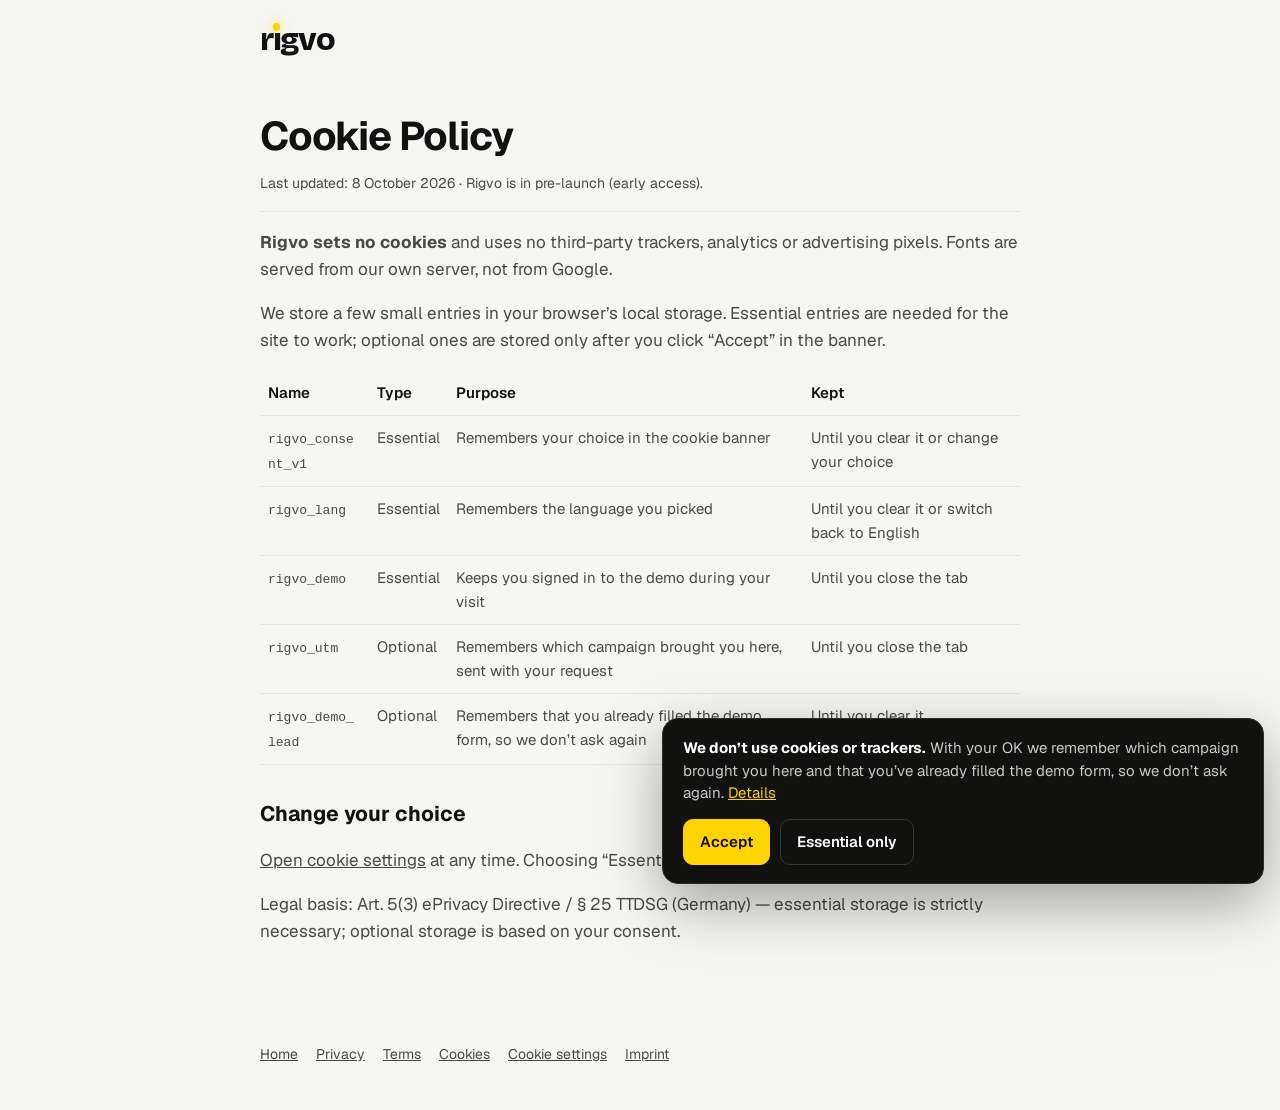
<file: cookies.html>
<!doctype html>
<html lang="en">
<head>
<meta charset="utf-8">
<meta name="viewport" content="width=device-width, initial-scale=1">
<title>Cookie Policy — Rigvo</title>
<link rel="icon" href="favicon.svg" type="image/svg+xml">
<link rel="stylesheet" href="brand.css">
<link rel="preload" href="fonts/geist.woff2" as="font" type="font/woff2" crossorigin>
<link rel="preload" href="fonts/bricolage-logo.woff" as="font" type="font/woff" crossorigin>
<style>
:root{--bg:#F6F6F3;--tx:#111110;--mut:#4A4A45;--line:#E4E4DF}
@media (prefers-color-scheme:dark){:root:not([data-theme="light"]){--bg:#0E0E0E;--tx:#F5F5F2;--mut:#B5B5AE;--line:#2C2C29}}
:root[data-theme="dark"]{--bg:#0E0E0E;--tx:#F5F5F2;--mut:#B5B5AE;--line:#2C2C29}
body{margin:0;background:var(--bg);color:var(--tx);font-family:Geist,system-ui,sans-serif;font-size:17px;line-height:1.6}
main{max-width:760px;margin:0 auto;padding:32px 16px 80px}
header{max-width:760px;margin:0 auto;padding:24px 16px 0}
a{color:inherit}
h1{font-size:40px;letter-spacing:-.03em;line-height:1.1;margin:24px 0 8px}
h2{font-size:21px;margin:32px 0 6px}
p,li{color:var(--mut)}
.upd{font-size:14px;color:var(--mut);border-bottom:1px solid var(--line);padding-bottom:16px}
table{width:100%;border-collapse:collapse;font-size:15px;margin:8px 0}th,td{text-align:left;padding:10px 8px;border-bottom:1px solid var(--line);vertical-align:top;color:var(--mut)}th{color:var(--tx);font-weight:600}code{font-size:13px;word-break:break-all}
@media (max-width:640px){table{display:block;overflow-x:auto}}
</style>
</head>
<body>
<header><a href="index.html" aria-label="Rigvo — home" style="text-decoration:none"><span class="rv-logo" style="font-size:32px">r<span class="rv-i">ı<span class="rv-dot"></span></span>gvo</span></a></header>
<main>
<h1>Cookie Policy</h1>
<p class="upd">Last updated: 8 October 2026 · Rigvo is in pre-launch (early access).</p>
<p><b>Rigvo sets no cookies</b> and uses no third-party trackers, analytics or advertising pixels. Fonts are served from our own server, not from Google.</p>
<p>We store a few small entries in your browser’s local storage. Essential entries are needed for the site to work; optional ones are stored only after you click “Accept” in the banner.</p>
<table>
<tr><th>Name</th><th>Type</th><th>Purpose</th><th>Kept</th></tr>
<tr><td><code>rigvo_consent_v1</code></td><td>Essential</td><td>Remembers your choice in the cookie banner</td><td>Until you clear it or change your choice</td></tr>
<tr><td><code>rigvo_lang</code></td><td>Essential</td><td>Remembers the language you picked</td><td>Until you clear it or switch back to English</td></tr>
<tr><td><code>rigvo_demo</code></td><td>Essential</td><td>Keeps you signed in to the demo during your visit</td><td>Until you close the tab</td></tr>
<tr><td><code>rigvo_utm</code></td><td>Optional</td><td>Remembers which campaign brought you here, sent with your request</td><td>Until you close the tab</td></tr>
<tr><td><code>rigvo_demo_lead</code></td><td>Optional</td><td>Remembers that you already filled the demo form, so we don’t ask again</td><td>Until you clear it</td></tr>
</table>
<h2>Change your choice</h2>
<p><a href="#" data-cookie-settings>Open cookie settings</a> at any time. Choosing “Essential only” deletes the optional entries.</p>
<p>Legal basis: Art. 5(3) ePrivacy Directive / § 25 TTDSG (Germany) — essential storage is strictly necessary; optional storage is based on your consent.</p>
</main>
<footer style="max-width:760px;margin:0 auto;padding:0 16px 48px;font-size:14px;color:var(--mut);display:flex;flex-wrap:wrap;gap:18px"><a href="index.html">Home</a><a href="privacy.html">Privacy</a><a href="terms.html">Terms</a><a href="cookies.html">Cookies</a><a href="#" data-cookie-settings>Cookie settings</a><a href="imprint.html">Imprint</a></footer>
<script src="consent.js"></script>
</body>
</html>
</file>
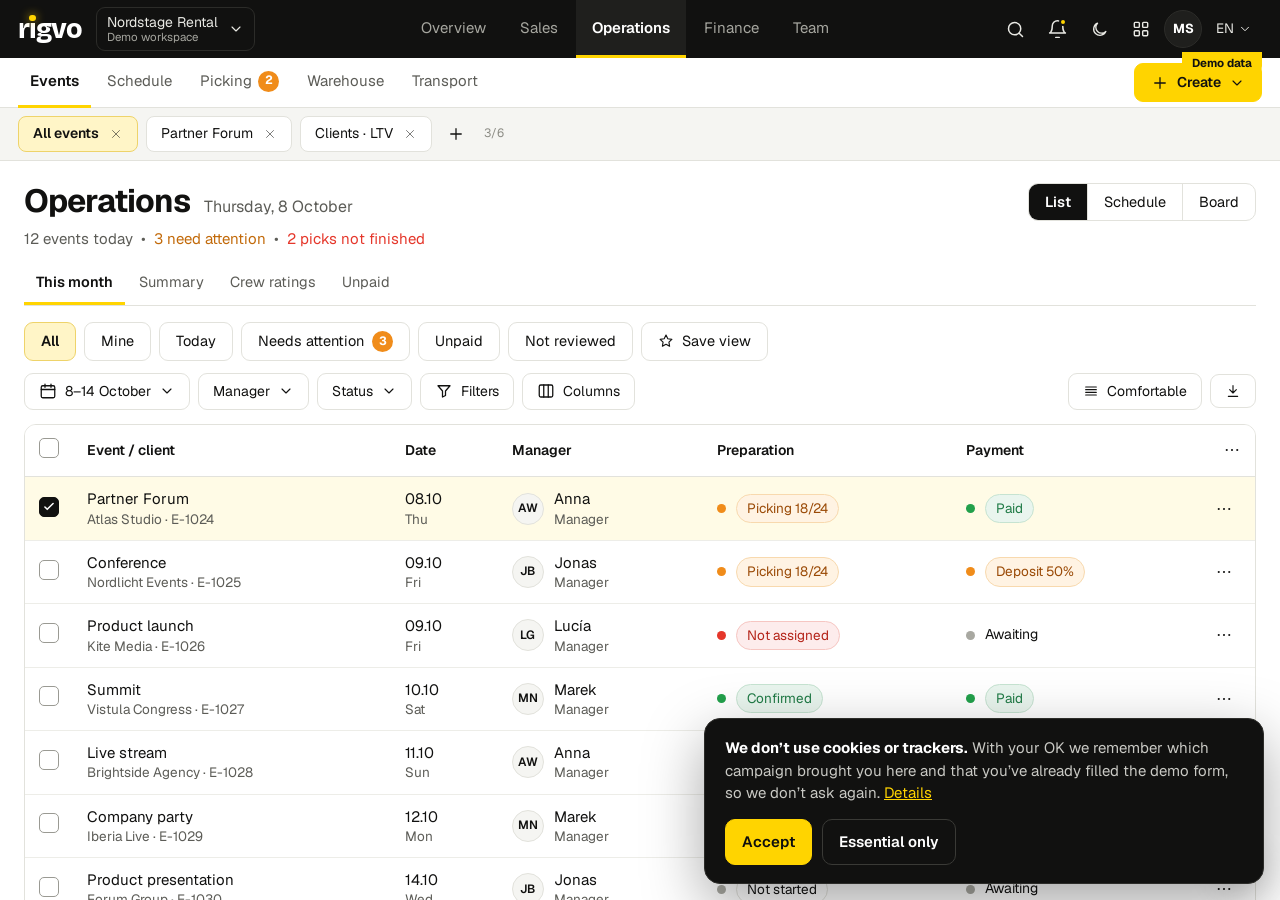
<file: demo.html>
<!doctype html>
<html lang="en">
<head>
<meta charset="utf-8">
<meta name="viewport" content="width=device-width, initial-scale=1">
<title>Rigvo — workspace (prototype)</title>
<link rel="icon" href="favicon.svg" type="image/svg+xml">
<link rel="stylesheet" href="brand.css">
<link rel="preload" href="fonts/geist.woff2" as="font" type="font/woff2" crossorigin>
<link rel="preload" href="fonts/bricolage-logo.woff" as="font" type="font/woff" crossorigin>
<meta name="robots" content="noindex">
<style>
:root{--bg:#FFFFFF;--bg2:#F5F5F2;--bg3:#ECECE7;--line:#E2E2DC;--line2:#EDEDE8;--tx:#111110;--mut:#5C5C57;--mut2:#8C8C85;
 --top:#111110;--toptx:#E9E9E4;--topmut:#A6A69F;--top2:#1F1F1D;--topline:#2C2C29;
 --a:#FFD400;--atx:#111110;--abg:#FFF5C7;--abd:#EED36A;--asel:#FFFBE6;--gold:#8A6D00;
 --g:#1F7A45;--gbg:#E9F5EE;--gbd:#C6E3D1;--gd:#22A04B;
 --o:#9A4A06;--obg:#FFF3E3;--obd:#F8D9AE;--od:#F08C1A;
 --r:#B42318;--rbg:#FDECEC;--rbd:#F6C6C2;--rd:#E5372B;
 --b:#1D4ED8;--bbg:#EAF1FF;--bbd:#C9D8FB;--bd:#3B6FE8;
 --card:#FFFFFF;--sh:0 10px 30px rgba(17,17,16,.14)}
:root[data-theme="dark"]{--bg:#141413;--bg2:#1B1B19;--bg3:#232321;--line:#2E2E2B;--line2:#262624;--tx:#EDEDE8;--mut:#A9A9A2;--mut2:#7E7E78;
 --top:#0B0B0A;--top2:#1A1A18;--topline:#262624;
 --abg:#3A3209;--abd:#5E5112;--asel:#252107;--gold:#FFD400;
 --g:#7FD3A2;--gbg:#15301F;--gbd:#24503A;--o:#F5B66A;--obg:#33240F;--obd:#5A3F17;--r:#F59A92;--rbg:#3A1715;--rbd:#5C2420;--b:#93B4FF;--bbg:#15213D;--bbd:#26386A;--card:#1B1B19;--sh:0 10px 30px rgba(0,0,0,.55)}
*{box-sizing:border-box}
html,body{margin:0;height:100%;overflow:hidden}
#app{height:100vh;display:flex;flex-direction:column}
body{font:14px/1.42 "Geist",-apple-system,BlinkMacSystemFont,"Segoe UI",Roboto,Arial,sans-serif;color:var(--tx);background:var(--bg);-webkit-font-smoothing:antialiased}
button{font:inherit;color:inherit;cursor:pointer;background:none;border:0;padding:0}
input,select,textarea{font:inherit;color:inherit}
svg.i{width:18px;height:18px;flex:0 0 auto;fill:none;stroke:currentColor;stroke-width:1.7;stroke-linecap:round;stroke-linejoin:round;vertical-align:-4px}
.mut{color:var(--mut)}.o-t{color:#C26A0A}.r-t{color:var(--rd)}.g-t{color:var(--g)}
:root[data-theme="dark"] .o-t{color:var(--o)}
/* top (dark) */
.top{height:58px;flex:0 0 auto;display:flex;align-items:center;gap:14px;padding:0 18px;background:var(--top);color:var(--toptx);position:relative;z-index:30}
.logo{display:flex;align-items:center;gap:9px;font-weight:700;font-size:20px;letter-spacing:-.02em;color:#fff}
.logo i{font-style:normal;width:30px;height:30px;border-radius:7px;background:var(--a);color:#111;display:inline-flex;align-items:center;justify-content:center;font-weight:800;font-size:18px}
.ws{padding:6px 10px;border-radius:9px;display:flex;gap:10px;align-items:center;border:1px solid var(--topline);text-align:left;line-height:1.15}
.ws:hover{background:var(--top2)}.ws small{display:block;color:var(--topmut);font-size:11.5px}
.secnav{flex:1;display:flex;justify-content:center;gap:2px;align-self:stretch}
.secnav button{padding:0 16px;font-size:15px;color:var(--topmut);border-bottom:3px solid transparent}
.secnav button:hover{color:#fff;background:var(--top2)}
.secnav button.on{color:#fff;font-weight:600;background:var(--top2);border-bottom-color:var(--a)}
.tright{display:flex;align-items:center;gap:4px}
.ib{width:38px;height:38px;border-radius:10px;display:inline-flex;align-items:center;justify-content:center;position:relative}
.top .ib:hover{background:var(--top2)}
.ib .bdot{position:absolute;top:8px;right:9px;width:8px;height:8px;border-radius:50%;background:var(--a);border:2px solid var(--top)}
.lang{padding:7px 10px;border-radius:9px;font-size:13.5px;color:var(--toptx);display:inline-flex;gap:4px;align-items:center}.lang:hover{background:var(--top2)}
.me{width:38px;height:38px;border-radius:50%;border:1px solid var(--topline);background:var(--top2);font-weight:700;font-size:13px;color:#fff}
.demo{position:absolute;right:18px;top:52px;background:var(--a);color:#111;font-size:11.5px;font-weight:700;padding:3px 10px;border-radius:0 0 8px 8px;z-index:31}
/* sub */
.sub{height:50px;flex:0 0 auto;display:flex;align-items:center;gap:4px;padding:0 18px;border-bottom:1px solid var(--line);background:var(--bg)}
.sub .pg{height:50px;padding:0 12px;font-size:15px;color:var(--mut);border-bottom:3px solid transparent;white-space:nowrap;display:inline-flex;align-items:center;gap:6px}
.sub .pg:hover{color:var(--tx)}
.sub .pg.on{color:var(--tx);font-weight:600;border-bottom-color:var(--a)}
.sub .sp{flex:1}
.btn{display:inline-flex;align-items:center;gap:8px;padding:9px 16px;border-radius:9px;border:1px solid var(--line);background:var(--bg);font-weight:500;white-space:nowrap}
.btn:hover{background:var(--bg2)}
.btn.pri{background:var(--a);border-color:var(--a);color:var(--atx);font-weight:600}
.btn.pri:hover{background:#F5CB00}
.btn.ink{background:var(--tx);border-color:var(--tx);color:var(--bg);font-weight:600}
.btn.soft{background:var(--abg);border-color:var(--abd);color:var(--tx);font-weight:600}
.btn.sm{padding:6px 12px;font-size:13.5px;border-radius:8px}
.btn.wide{width:100%;justify-content:center;padding:12px}
.btn.danger{color:var(--r);border-color:var(--rbd)}
/* tabsbar */
.tabsbar{flex:0 0 auto;display:flex;gap:8px;align-items:center;padding:8px 18px;background:var(--bg2);border-bottom:1px solid var(--line);overflow-x:auto}
.ot{display:inline-flex;align-items:center;gap:10px;padding:7px 14px;border:1px solid var(--line);border-radius:8px;background:var(--bg);white-space:nowrap;cursor:pointer}
.ot.on{background:var(--abg);border-color:var(--abd);font-weight:600}
.ot .x{opacity:.55;display:inline-flex}.ot .x:hover{opacity:1}.ot .x svg.i{width:14px;height:14px}
.tcap{font-size:12px;color:var(--mut2);margin-left:4px;white-space:nowrap}
/* layout */
.wrap{flex:1;min-height:0;display:grid;grid-template-columns:minmax(0,1fr)}
.wrap.dr{grid-template-columns:minmax(0,1fr) 440px}
.main{padding:22px 24px 80px;min-width:0;overflow:auto;min-height:0}
.drawer{border-left:1px solid var(--line);background:var(--bg);overflow:auto;min-height:0;display:flex;flex-direction:column}
.ph{display:flex;align-items:flex-start;gap:16px;flex-wrap:wrap;margin-bottom:14px}
.ph h1{margin:0;font-size:32px;letter-spacing:-.03em;line-height:1.15;font-weight:700}
.ph .date{font-size:16px;color:var(--mut);margin-left:14px;font-weight:400;letter-spacing:0}
.ph .line{margin-top:8px;color:var(--mut);font-size:15px}
.ph .grow{flex:1;min-width:260px}
.back{display:inline-flex;gap:6px;align-items:center;color:var(--mut);font-size:14px}.back:hover{color:var(--tx)}
.seg{display:inline-flex;border:1px solid var(--line);border-radius:10px;overflow:hidden;background:var(--bg)}
.seg button{padding:8px 16px;border-right:1px solid var(--line);font-size:14.5px}
.seg button:last-child{border-right:0}
.seg button.on{background:var(--tx);color:var(--bg);font-weight:600}
.itabs{display:flex;gap:2px;border-bottom:1px solid var(--line);margin:4px 0 16px;overflow-x:auto}
.itabs button{padding:9px 12px;color:var(--mut);border-bottom:3px solid transparent;white-space:nowrap;font-size:14.5px}
.itabs button.on{color:var(--tx);font-weight:600;border-bottom-color:var(--a)}
.chips{display:flex;gap:8px;flex-wrap:wrap;margin-bottom:12px}
.chip{display:inline-flex;align-items:center;gap:8px;padding:8px 16px;border:1px solid var(--line);border-radius:9px;background:var(--bg);font-size:14.5px;white-space:nowrap}
.chip:hover{background:var(--bg2)}
.chip.on{background:var(--abg);border-color:var(--abd);font-weight:600}
.cnt{min-width:21px;height:21px;padding:0 6px;border-radius:11px;background:var(--od);color:#fff;font-size:12px;font-weight:700;display:inline-flex;align-items:center;justify-content:center}
.cnt.n{background:var(--bg3);color:var(--mut)}.cnt.y{background:var(--a);color:#111}
.tools{display:flex;gap:8px;flex-wrap:wrap;margin-bottom:14px;align-items:center}
.tb{display:inline-flex;align-items:center;gap:8px;padding:8px 14px;border:1px solid var(--line);border-radius:9px;background:var(--bg);font-size:14px;white-space:nowrap}
.tb:hover{background:var(--bg2)}.tb.on{border-color:var(--abd);background:var(--abg)}
.srch{display:flex;align-items:center;gap:8px;border:1px solid var(--line);border-radius:9px;padding:0 12px;background:var(--bg);min-width:230px}
.srch input{border:0;outline:0;background:none;padding:8px 0;width:100%}
.bulk{display:flex;gap:8px;align-items:center;flex-wrap:wrap;padding:8px 10px;border:1px solid var(--abd);background:var(--abg);border-radius:10px;margin-bottom:14px}
/* table */
.tw{border:1px solid var(--line);border-radius:12px;overflow:auto;background:var(--card)}
table.t{width:100%;border-collapse:collapse}
.t th{text-align:left;font-weight:600;padding:13px 14px;border-bottom:1px solid var(--line);white-space:nowrap;font-size:14px;position:sticky;top:0;background:var(--card);z-index:1}
.t th.s{cursor:pointer}.t th.s:hover{color:var(--gold)}
.t td{padding:11px 14px;border-bottom:1px solid var(--line2);vertical-align:middle}
.t tr:last-child td{border-bottom:0}
.t tbody tr{cursor:pointer}
.t tbody tr:hover td{background:var(--bg2)}
.t tbody tr.sel td{background:var(--asel)}
.t td.r,.t th.r{text-align:right}
.t .grp td{background:var(--bg2);font-weight:600;color:var(--mut);font-size:13px;cursor:default}
body.compact .t td{padding:6px 14px}body.compact .t th{padding:9px 14px}body.compact .t .t2{display:none}
.t1{font-size:15px}.t2{font-size:13.5px;color:var(--mut)}
.cb{width:20px;height:20px;border:1.6px solid #9A9A93;border-radius:5px;display:inline-flex;align-items:center;justify-content:center;background:var(--bg)}
.cb.on{background:var(--tx);border-color:var(--tx);color:var(--bg)}
.cb.on svg.i{width:14px;height:14px;stroke-width:2.6}
.av{width:32px;height:32px;border-radius:50%;border:1px solid var(--line);display:inline-flex;align-items:center;justify-content:center;font-size:12px;font-weight:600;background:var(--bg2);flex:0 0 auto}
.who{display:flex;align-items:center;gap:10px}
.dots{width:34px;height:30px;border-radius:7px;display:inline-flex;align-items:center;justify-content:center}.dots:hover{background:var(--bg3)}
.st{display:inline-flex;align-items:center;gap:10px;white-space:nowrap}
.dot{width:9px;height:9px;border-radius:50%;display:inline-block;flex:0 0 auto}
.dot.g{background:var(--gd)}.dot.o{background:var(--od)}.dot.r{background:var(--rd)}.dot.b{background:var(--bd)}.dot.n{background:#A8A8A1}.dot.y{background:var(--a)}
.pill{display:inline-flex;align-items:center;gap:6px;padding:4px 10px;border-radius:999px;font-size:13.5px;border:1px solid var(--line);background:var(--bg);white-space:nowrap}
.pill.g{background:var(--gbg);color:var(--g);border-color:var(--gbd)}
.pill.o{background:var(--obg);color:var(--o);border-color:var(--obd)}
.pill.r{background:var(--rbg);color:var(--r);border-color:var(--rbd)}
.pill.b{background:var(--bbg);color:var(--b);border-color:var(--bbd)}
.pill.y{background:var(--abg);color:var(--tx);border-color:var(--abd)}
.pill.sm{font-size:12.5px;padding:2px 9px}
.tag{display:inline-block;padding:1px 7px;border-radius:5px;background:var(--bg3);color:var(--mut);font-size:12px;font-weight:600}
/* cards */
.card{border:1px solid var(--line);border-radius:12px;background:var(--card);padding:16px 18px}
.card h3{margin:0 0 10px;font-size:18px;letter-spacing:-.01em;display:flex;align-items:center;gap:8px}
.card h3 .sp{flex:1}
.lnk{font-size:14px;font-weight:500;color:var(--b);text-decoration:none;display:inline-flex;align-items:center;gap:6px;cursor:pointer}
.g2{display:grid;grid-template-columns:minmax(0,1.35fr) minmax(0,1fr);gap:16px}
.g3{display:grid;grid-template-columns:repeat(3,minmax(0,1fr));gap:16px}
.gk{display:grid;grid-template-columns:repeat(auto-fit,minmax(170px,1fr));border:1px solid var(--line);border-radius:12px;background:var(--card);margin-bottom:16px}
.k{padding:16px 22px;border-right:1px solid var(--line2)}.k:last-child{border-right:0}
.k .l{color:var(--mut);font-size:15px}.k .v{font-size:32px;font-weight:700;letter-spacing:-.03em;margin-top:4px}.k .d{font-size:13px;margin-top:2px}
.k.ink{background:var(--tx);color:var(--bg);border-radius:12px 0 0 12px}.k.ink .l{color:var(--mut2)}.k.ink .v{color:var(--a)}
.stack{display:flex;flex-direction:column;gap:16px}
.lrow{display:flex;align-items:center;gap:12px;padding:11px 0;border-top:1px solid var(--line2)}
.lrow:first-of-type{border-top:0}.lrow .grow{flex:1;min-width:0}
.icb{width:38px;height:38px;border-radius:50%;background:var(--bg3);display:inline-flex;align-items:center;justify-content:center;flex:0 0 auto}
.bar{height:8px;border-radius:5px;background:var(--bg3);overflow:hidden}.bar i{display:block;height:100%;background:var(--gd);border-radius:5px}
.bar.o i{background:var(--od)}.bar.r i{background:var(--rd)}.bar.y i{background:var(--a)}
.feat{border:1px dashed var(--line);border-radius:12px;padding:16px 18px;background:var(--bg2)}
.feat h4{margin:0 0 4px;font-size:16px}
.feat .fl{display:flex;flex-wrap:wrap;gap:6px;margin-top:10px}
.feat .fl span{padding:5px 10px;border-radius:7px;background:var(--bg);border:1px solid var(--line);font-size:13.5px}
.note{padding:10px 14px;border-radius:10px;background:var(--bg2);border:1px solid var(--line);color:var(--mut);font-size:13.5px}
/* drawer */
.dh{padding:20px 22px 0}.dh .tt{display:flex;align-items:flex-start;gap:12px}
.dh h2{margin:0;font-size:27px;letter-spacing:-.02em;line-height:1.15;flex:1}
.dh .s{color:var(--mut);margin-top:4px;font-size:15px}
.dtabs{display:flex;gap:4px;border-bottom:1px solid var(--line);margin:14px 22px 0}
.dtabs button{padding:9px 12px;color:var(--mut);border-bottom:3px solid transparent;font-size:15px}
.dtabs button.on{color:var(--tx);font-weight:600;border-bottom-color:var(--a)}
.db{padding:14px 22px;flex:1}
.df{padding:12px 22px 18px;display:flex;flex-direction:column;gap:8px;position:sticky;bottom:0;background:var(--bg);border-top:1px solid var(--line2)}
.kv{display:flex;gap:14px;padding:9px 0}.kv .ic{color:var(--mut);padding-top:1px}.kv .grow{flex:1}
.kv .v{font-size:15.5px}.kv .h{font-size:13.5px;color:var(--mut)}
.sect{border-top:1px solid var(--line);margin-top:10px;padding-top:12px}
.sect h4{margin:0 0 8px;font-size:16px;display:flex;align-items:center}.sect h4 .sp{flex:1}.sect h4 small{font-weight:400;color:var(--mut);font-size:13px}
.ck{display:flex;align-items:center;gap:12px;padding:7px 0}.ck .grow{flex:1}.ck .w{color:var(--mut);font-size:13.5px;white-space:nowrap}
.okc{width:22px;height:22px;border-radius:50%;display:inline-flex;align-items:center;justify-content:center;color:#fff;flex:0 0 auto}
.okc svg.i{width:13px;height:13px;stroke-width:3}
.okc.g{background:var(--gd)}.okc.o{background:var(--od)}.okc.r{background:var(--rd)}.okc.n{background:var(--bg3)}
.alert{display:flex;gap:10px;align-items:flex-start;padding:12px 14px;border-radius:10px;background:var(--obg);border:1px solid var(--obd);margin:12px 0}
.alert.r{background:var(--rbg);border-color:var(--rbd)}.alert.g{background:var(--gbg);border-color:var(--gbd)}
.alert .grow{flex:1}.alert b{color:var(--o)}.alert.r b{color:var(--r)}.alert.g b{color:var(--g)}
.alert .h{font-size:13px;color:var(--mut)}
.prow{display:flex;align-items:center;gap:12px;padding:8px 0}.prow .grow{flex:1;min-width:0}.prow .ph2{color:var(--mut);font-size:14px;white-space:nowrap}
.fld{display:flex;flex-direction:column;gap:5px;margin-bottom:12px}
.fld label{font-size:13px;color:var(--mut)}
.fld input,.fld select,.fld textarea{border:1px solid var(--line);border-radius:8px;padding:9px 11px;background:var(--bg);outline:0}
.fld input:focus,.fld select:focus,.fld textarea:focus{border-color:var(--tx)}
.frow{display:grid;grid-template-columns:repeat(auto-fit,minmax(160px,1fr));gap:12px}
/* pop / modal */
.pop{position:fixed;z-index:60;background:var(--bg);border:1px solid var(--line);border-radius:12px;box-shadow:var(--sh);padding:6px;min-width:230px;max-height:72vh;overflow:auto}
.pop .pi{display:flex;align-items:center;gap:10px;padding:9px 12px;border-radius:8px;width:100%;text-align:left;font-size:14.5px}
.pop .pi:hover{background:var(--bg2)}.pop .pi.on{font-weight:600;background:var(--abg)}
.pop .ph3{padding:8px 12px 4px;font-size:12px;color:var(--mut2);text-transform:uppercase;letter-spacing:.06em}
.pop hr{border:0;border-top:1px solid var(--line2);margin:5px 0}
.ov{position:fixed;inset:0;background:rgba(10,10,9,.42);z-index:70;display:flex;align-items:flex-start;justify-content:center;padding:9vh 16px}
.modal{background:var(--bg);border-radius:14px;box-shadow:var(--sh);width:min(640px,100%);max-height:80vh;overflow:auto}
.modal .mh{display:flex;align-items:center;gap:10px;padding:14px 18px;border-bottom:1px solid var(--line)}
.modal .mh input{flex:1;border:0;outline:0;font-size:17px;background:none}
.modal .mb{padding:10px 10px 14px}
.sr{display:flex;gap:12px;align-items:center;padding:9px 10px;border-radius:9px;cursor:pointer}.sr:hover{background:var(--bg2)}
.toast{position:fixed;bottom:22px;left:50%;transform:translateX(-50%);background:#111110;color:#fff;padding:11px 18px;border-radius:10px;z-index:90;font-size:14px;box-shadow:var(--sh);max-width:90vw;border-left:4px solid var(--a)}
.fab{position:fixed;right:18px;bottom:18px;z-index:25;width:46px;height:46px;border-radius:50%;background:var(--tx);color:var(--a);box-shadow:var(--sh);display:inline-flex;align-items:center;justify-content:center}
/* board */
.board{display:grid;grid-auto-flow:column;grid-auto-columns:minmax(250px,1fr);gap:12px;overflow-x:auto;padding-bottom:6px}
.col{background:var(--bg2);border:1px solid var(--line);border-radius:12px;padding:10px;min-height:200px}
.col h5{margin:2px 4px 10px;font-size:14px;display:flex;gap:8px;align-items:center}
.bc{background:var(--card);border:1px solid var(--line);border-radius:10px;padding:10px 12px;margin-bottom:8px;cursor:pointer}.bc:hover{border-color:var(--abd)}
/* schedule */
.sch{display:grid;grid-auto-flow:column;grid-auto-columns:minmax(250px,1fr);border:1px solid var(--line);border-radius:12px;overflow-x:auto;background:var(--card)}
.sd{border-right:1px solid var(--line);min-height:420px}.sd:last-child{border-right:0}
.sd .sdh{padding:10px 12px;border-bottom:1px solid var(--line);font-weight:600;display:flex;justify-content:space-between}
.sd .sdh.today{background:var(--tx);color:var(--a)}
.sd .lab{padding:8px 12px 2px;font-size:12px;color:var(--mut2);text-transform:uppercase;letter-spacing:.06em;display:flex;justify-content:space-between}
.sb{margin:6px 10px;border:1px solid var(--line);border-radius:10px;padding:9px 10px;cursor:pointer;background:var(--bg)}.sb:hover{border-color:var(--abd);background:var(--asel)}
.sb .tl{font-weight:600}.sb .h{font-size:13px;color:var(--mut)}
.slot{display:flex;align-items:center;gap:6px;font-size:13px;margin-top:4px}.slot.free{color:#B45309}
.lg{margin:6px 10px;border:1px dashed var(--line);border-radius:10px;padding:8px 10px;font-size:13px;background:var(--bg2);cursor:pointer}
/* pick */
.pcards{display:grid;grid-template-columns:repeat(auto-fill,minmax(310px,1fr));gap:12px;margin-bottom:18px}
.pc{border:1px solid var(--line);border-radius:12px;padding:14px 16px;background:var(--card);cursor:pointer}.pc:hover{border-color:var(--abd)}
.h5{font-size:13px;color:var(--mut2);text-transform:uppercase;letter-spacing:.06em;margin:18px 0 10px;font-weight:600}
.pitem{display:flex;align-items:center;gap:12px;padding:10px 0;border-top:1px solid var(--line2)}
.qty{display:inline-flex;align-items:center;border:1px solid var(--line);border-radius:8px}
.qty button{width:36px;height:36px}.qty span{min-width:52px;text-align:center;font-weight:600}
.steps{display:flex;margin:10px 0 4px;flex-wrap:wrap}
.steps span{padding:5px 12px;border:1px solid var(--line);font-size:13px;color:var(--mut);background:var(--bg)}
.steps span:first-child{border-radius:8px 0 0 8px}.steps span:last-child{border-radius:0 8px 8px 0}.steps span+span{border-left:0}
.steps span.done{color:var(--tx);background:var(--abg);border-color:var(--abd)}
.steps span.cur{color:var(--a);background:var(--tx);border-color:var(--tx);font-weight:600}
.full{display:grid;grid-template-columns:minmax(0,1fr) 360px;gap:18px;align-items:start}
.sticky{position:sticky;top:0}
.mapbox{height:420px;border:1px solid var(--line);border-radius:12px;background:var(--bg2);overflow:hidden}
.bnav{display:none}
@media (max-width:1100px){.wrap.dr{grid-template-columns:minmax(0,1fr) 380px}.g3{grid-template-columns:1fr 1fr}.full{grid-template-columns:1fr}.ws{display:none}}
@media (max-width:820px){
 .secnav,.lang,.demo{display:none}.top{padding:0 12px}.top .logo{flex:1}
 .sub{overflow-x:auto;padding:0 8px}.sub .sp,.sub .btn.pri .lbl{display:none}
 .tabsbar{padding:8px 12px}.wrap.dr{grid-template-columns:1fr}
 .drawer{position:fixed;inset:0;z-index:50;border-left:0}
 .main{padding:16px 14px 110px}.ph h1{font-size:26px}.ph .date{display:block;margin:4px 0 0}
 .g2,.g3{grid-template-columns:1fr}.k{border-right:0;border-bottom:1px solid var(--line2)}.k.ink{border-radius:12px 12px 0 0}
 .bnav{display:flex;position:fixed;left:0;right:0;bottom:0;z-index:40;background:var(--top);justify-content:space-around;padding:6px 4px calc(6px + env(safe-area-inset-bottom))}
 .bnav button{display:flex;flex-direction:column;align-items:center;gap:2px;font-size:11.5px;color:var(--topmut);padding:4px 6px;border-radius:8px;min-width:56px;min-height:44px}
 .bnav button.on{color:var(--a);font-weight:600}
 .fab{bottom:78px}.srch{min-width:0;flex:1}
 .chips,.tools{flex-wrap:nowrap;overflow-x:auto;padding-bottom:4px}
 .fld input,.fld select,.fld textarea{font-size:16px}
}
/* Rigvo rule: smooth open/close, no layout shift */
.wrap{position:relative}
.wrap.dr{grid-template-columns:minmax(0,1fr)}
@media (min-width:821px){.drawer{position:absolute;top:0;right:0;bottom:0;width:440px;max-width:92%;z-index:30;box-shadow:-18px 0 44px rgba(0,0,0,.14)}}
@keyframes rvSlide{from{transform:translateX(28px);opacity:0}to{transform:none;opacity:1}}
@keyframes rvPop{from{opacity:0;transform:translateY(-4px) scale(.98)}to{opacity:1;transform:none}}
@keyframes rvFade{from{opacity:0}to{opacity:1}}
@keyframes rvUp{from{opacity:0;transform:translateY(10px)}to{opacity:1;transform:none}}
.drawer.enter{animation:rvSlide .24s cubic-bezier(.2,.8,.2,1)}
.drawer.swap>*{animation:rvFade .16s ease}
.pop.enter{animation:rvPop .16s ease-out;transform-origin:top}
.ov.enter{animation:rvFade .18s ease}.ov.enter .modal{animation:rvUp .24s cubic-bezier(.2,.8,.2,1)}
.toast:not([hidden]){animation:rvUp .2s ease}
@media (prefers-reduced-motion:reduce){*,*::before,*::after{animation-duration:.01ms!important;transition-duration:.01ms!important}}
</style>
</head>
<body>
<div id="app"></div>
<script>
/* Rigvo — clickable prototype. Demo company: Nordstage Rental (Berlin). Data is invented. */
const $=s=>document.querySelector(s);
const esc=s=>String(s==null?'':s).replace(/[&<>"]/g,c=>({'&':'&amp;','<':'&lt;','>':'&gt;','"':'&quot;'}[c]));
const eur=n=>(n<0?'−':'')+'€'+Math.abs(Math.round(n)).toLocaleString('en-GB');
const IC={search:'<circle cx="11" cy="11" r="7"/><path d="M20 20l-3.5-3.5"/>',bell:'<path d="M6 8a6 6 0 1 1 12 0c0 7 3 8 3 8H3s3-1 3-8"/><path d="M10 21h4"/>',cal:'<rect x="3" y="5" width="18" height="16" rx="2"/><path d="M3 10h18M8 3v4M16 3v4"/>',pin:'<path d="M12 21s7-6.2 7-12a7 7 0 1 0-14 0c0 5.8 7 12 7 12z"/><circle cx="12" cy="9" r="2.5"/>',user:'<circle cx="12" cy="8" r="4"/><path d="M4 21a8 8 0 0 1 16 0"/>',users:'<circle cx="9" cy="8" r="3.5"/><path d="M2.5 20a6.5 6.5 0 0 1 13 0"/><path d="M16 4.5a3.5 3.5 0 0 1 0 7M18.5 20a6.5 6.5 0 0 0-3-5.5"/>',truck:'<path d="M3 6h11v10H3zM14 9h4l3 3v4h-7"/><circle cx="7" cy="17.5" r="1.8"/><circle cx="17" cy="17.5" r="1.8"/>',check:'<path d="M5 12l4 4 10-10"/>',x:'<path d="M6 6l12 12M18 6L6 18"/>',plus:'<path d="M12 5v14M5 12h14"/>',down:'<path d="M6 9l6 6 6-6"/>',up:'<path d="M12 19V5M6 11l6-6 6 6"/>',dn:'<path d="M12 5v14M6 13l6 6 6-6"/>',right:'<path d="M9 6l6 6-6 6"/>',left:'<path d="M15 6l-6 6 6 6"/>',arrow:'<path d="M5 12h14M13 6l6 6-6 6"/>',filter:'<path d="M4 5h16l-6 7v6l-4 2v-8z"/>',cols:'<rect x="3" y="4" width="18" height="16" rx="2"/><path d="M9 4v16M15 4v16"/>',grid:'<rect x="4" y="4" width="6" height="6" rx="1"/><rect x="14" y="4" width="6" height="6" rx="1"/><rect x="4" y="14" width="6" height="6" rx="1"/><rect x="14" y="14" width="6" height="6" rx="1"/>',mail:'<rect x="3" y="5" width="18" height="14" rx="2"/><path d="M3 7l9 6 9-6"/>',sun:'<circle cx="12" cy="12" r="4"/><path d="M12 2v2M12 20v2M4.9 4.9l1.4 1.4M17.7 17.7l1.4 1.4M2 12h2M20 12h2M4.9 19.1l1.4-1.4M17.7 6.3l1.4-1.4"/>',moon:'<path d="M20 14.5A8 8 0 1 1 9.5 4a6.5 6.5 0 0 0 10.5 10.5z"/>',more:'<circle cx="5" cy="12" r="1.4" fill="currentColor" stroke="none"/><circle cx="12" cy="12" r="1.4" fill="currentColor" stroke="none"/><circle cx="19" cy="12" r="1.4" fill="currentColor" stroke="none"/>',ext:'<path d="M14 4h6v6M20 4l-9 9M18 14v5a1 1 0 0 1-1 1H5a1 1 0 0 1-1-1V7a1 1 0 0 1 1-1h5"/>',doc:'<path d="M14 3H7a2 2 0 0 0-2 2v14a2 2 0 0 0 2 2h10a2 2 0 0 0 2-2V8z"/><path d="M14 3v5h5M9 13h6M9 17h4"/>',box:'<path d="M21 8l-9-5-9 5 9 5 9-5z"/><path d="M3 8v8l9 5 9-5V8M12 13v8"/>',warn:'<path d="M12 3l10 18H2z"/><path d="M12 10v4M12 17.5v.5"/>',phone:'<path d="M5 4h4l2 5-2.5 1.5a11 11 0 0 0 5 5L15 13l5 2v4a2 2 0 0 1-2 2A16 16 0 0 1 3 6a2 2 0 0 1 2-2"/>',clock:'<circle cx="12" cy="12" r="9"/><path d="M12 7v5l3 2"/>',chart:'<path d="M4 20V10M10 20V4M16 20v-7M22 20H2"/>',money:'<rect x="2" y="6" width="20" height="12" rx="2"/><circle cx="12" cy="12" r="2.5"/>',chat:'<path d="M21 12a8 8 0 0 1-11.6 7.1L4 20.5l1.4-5A8 8 0 1 1 21 12z"/>',star:'<path d="M12 3l2.7 5.6 6.1.9-4.4 4.3 1 6.1L12 17l-5.4 2.9 1-6.1-4.4-4.3 6.1-.9z"/>',dl:'<path d="M12 4v11M7 10l5 5 5-5M5 20h14"/>',qr:'<rect x="4" y="4" width="6" height="6"/><rect x="14" y="4" width="6" height="6"/><rect x="4" y="14" width="6" height="6"/><path d="M14 14h2v2h-2zM18 18h2v2h-2zM14 18h2M18 14h2"/>',spark:'<path d="M12 3l1.8 5.2L19 10l-5.2 1.8L12 17l-1.8-5.2L5 10l5.2-1.8z"/>',lines:'<path d="M4 6h16M4 10h16M4 14h16M4 18h16"/>',home:'<path d="M3 11l9-7 9 7v9a1 1 0 0 1-1 1h-5v-6h-6v6H4a1 1 0 0 1-1-1z"/>',cog:'<circle cx="12" cy="12" r="3"/><path d="M12 2v3M12 19v3M4.2 4.2l2.1 2.1M17.7 17.7l2.1 2.1M2 12h3M19 12h3M4.2 19.8l2.1-2.1M17.7 6.3l2.1-2.1"/>',map:'<path d="M9 4L3 6v14l6-2 6 2 6-2V4l-6 2z"/><path d="M9 4v14M15 6v14"/>',book:'<path d="M4 4h6a3 3 0 0 1 3 3v13a2 2 0 0 0-2-2H4zM20 4h-6a3 3 0 0 0-3 3v13a2 2 0 0 1 2-2h7z"/>',plug:'<path d="M9 3v5M15 3v5M6 8h12v3a6 6 0 0 1-12 0zM12 17v4"/>',rocket:'<path d="M5 15c-1 2-1 4-1 4s2 0 4-1M9 15l-3-3 6-7c3-2 6-2 7-2 0 1 0 4-2 7l-7 6z"/><circle cx="15" cy="9" r="1.5"/>',card:'<rect x="2" y="5" width="20" height="14" rx="2"/><path d="M2 10h20M6 15h4"/>',globe:'<circle cx="12" cy="12" r="9"/><path d="M3 12h18M12 3a14 14 0 0 1 0 18M12 3a14 14 0 0 0 0 18"/>'};
const ic=(n,s)=>`<svg class="i" viewBox="0 0 24 24" ${s?`style="width:${s}px;height:${s}px"`:''} aria-hidden="true">${IC[n]||''}</svg>`;
const pill=(t,c)=>`<span class="pill ${c||''}">${t}</span>`;
const dp=(c,t,boxed=true,caret=false)=>`<span class="st"><span class="dot ${c}"></span>${boxed?`<span class="pill ${c==='n'?'':c}">${t}${caret?ic('down',14):''}</span>`:`<span>${t}</span>`}</span>`;
const av=t=>`<span class="av">${esc(t)}</span>`;
const two=(a,b)=>`<div class="t1">${a}</div>${b?`<div class="t2">${b}</div>`:''}`;
const okc=c=>`<span class="okc ${c}">${c==='g'?ic('check'):c==='n'?'':'<b style="font-size:13px">!</b>'}</span>`;
const bar=(p,c)=>`<div class="bar ${c||''}"><i style="width:${Math.min(100,p)}%"></i></div>`;
const feat=(t,d,items)=>`<div class="feat"><h4>${t}</h4><div class="mut">${d}</div><div class="fl">${items.map(x=>`<span>${x}</span>`).join('')}</div></div>`;

/* ---------- people ---------- */
const PEO={AN:['Anna Weber','Account manager','+49 151 2204 1187','AW'],JO:['Jonas Becker','Account manager','+49 160 4412 9032','JB'],MK:['Marek Nowak','Account manager','+48 600 112 334','MN'],LU:['Lucía García','Account manager','+34 612 778 214','LG'],EM:['Emma Schulz','Logistics','+49 152 9031 2277','ES'],DA:['Daniel Wolf','Sound tech','+49 171 3304 6621','DW'],IV:['Ivan Horák','Lighting tech','+49 176 4410 0932','IP'],OL:['Olek Kowalski','LED tech','+48 501 210 384','OK'],MT:['Marta Silva','Stage tech','+351 912 330 118','MS'],LK:['Lukas Braun','Driver','+49 157 4128 8210','LB'],TO:['Tom Fischer','Driver','+49 163 5016 2104','TF'],PA:['Paul Richter','Driver','+49 172 7710 4355','PR'],SA:['Sara Klein','Accountant','+49 151 3301 8840','SK'],RO:['Robert Lang','Warehouse','+49 152 1157 0022','RL'],VH:['Viktor Hahn','Operations director','+49 170 0122 3401','VH']};
const short=k=>PEO[k][0].split(' ')[0];
const who=(k,role)=>`<div class="who">${av(PEO[k][3])}<div>${two(short(k),role||'Manager')}</div></div>`;

/* ---------- demo data ---------- */
const EVENTS=[
 {id:'E-1024',t:'Partner Forum',cl:'Atlas Studio',d:'08.10',dw:'Thu',m:'AN',prep:['o','Picking 18/24'],pay:['g','Paid'],sum:18640,tax:3542,sub:1200,tr:640,crew:2150,mp:10,place:'Spreehalle, Hall 2',addr:'Holzmarktstraße 25, 10243 Berlin',time:'09:00–18:00',team:['AN','DA','IV','LK'],ready:[['g','Quote approved','07.10, 14:20'],['g','Crew assigned','07.10, 16:05'],['o','Equipment picked','18/24'],['g','Departure 07:30','08.10, 07:30']],warn:'2 wireless microphones short',chk:'ok',attn:1,today:1,my:1},
 {id:'E-1025',t:'Conference',cl:'Nordlicht Events',d:'09.10',dw:'Fri',m:'JO',prep:['o','Picking 18/24'],pay:['o','Deposit 50%'],sum:14200,tax:2698,sub:0,tr:480,crew:1680,mp:10,place:'Kranhaus Loft',addr:'Am Kanal 4, Hamburg',time:'10:00–17:00',team:['JO','OL','TO'],ready:[['g','Quote approved','06.10, 11:02'],['g','Crew assigned','07.10, 09:40'],['o','Equipment picked','18/24'],['n','Departure 08:00','09.10, 08:00']],chk:'none'},
 {id:'E-1026',t:'Product launch',cl:'Kite Media',d:'09.10',dw:'Fri',m:'LU',prep:['r','Not assigned'],pay:['n','Awaiting',0],sum:6850,tax:1301,sub:0,tr:220,crew:740,mp:10,place:'Nordhafen Studio B12',addr:'Nordhafen 3, Berlin',time:'15:00–19:00',team:['LU'],ready:[['g','Quote approved','05.10, 18:15'],['r','Crew not assigned','2 roles'],['n','Equipment not picked','0/14'],['n','Departure 09:00','09.10, 09:00']],warn:'No sound or lighting tech assigned',warnR:1,chk:'none',attn:1},
 {id:'E-1027',t:'Summit',cl:'Vistula Congress',d:'10.10',dw:'Sat',m:'MK',prep:['g','Confirmed'],pay:['g','Paid'],sum:25400,tax:4826,sub:1800,tr:960,crew:3240,mp:10,place:'Spreehalle, Main hall',addr:'Holzmarktstraße 25, 10243 Berlin',time:'08:00–20:00',team:['MK','DA','IV','OL','PA'],ready:[['g','Quote approved','01.10'],['g','Crew assigned','03.10'],['g','Equipment picked','32/32'],['n','Departure 06:30','10.10, 06:30']],chk:'ok'},
 {id:'E-1028',t:'Live stream',cl:'Brightside Agency',d:'11.10',dw:'Sun',m:'AN',prep:['g','Ready',1,1],pay:['o','Deposit 50%'],sum:5400,tax:1026,sub:0,tr:0,crew:600,mp:10,place:'Nordstage studio',addr:'Industriestraße 4, Berlin',time:'12:00–15:00',team:['AN','OL'],ready:[['g','Quote approved','04.10'],['g','Crew assigned','05.10'],['g','Equipment picked','9/9'],['g','No departure','studio']],chk:'fail',my:1},
 {id:'E-1029',t:'Company party',cl:'Iberia Live',d:'12.10',dw:'Mon',m:'MK',prep:['o','Picking 12/20'],pay:['n','Awaiting',0],sum:9800,tax:1862,sub:650,tr:380,crew:1120,mp:10,place:'Restaurant Gal',addr:'Calle Mayor 12, Madrid',time:'18:00–23:00',team:['MK','IV','PA'],ready:[['g','Quote approved','06.10'],['g','Crew assigned','07.10'],['o','Equipment picked','12/20'],['n','Departure 05:00','12.10']],chk:'none',attn:1},
 {id:'E-1030',t:'Product presentation',cl:'Forum Group',d:'14.10',dw:'Wed',m:'JO',prep:['n','Not started'],pay:['n','Awaiting',0],sum:7600,tax:1444,sub:0,tr:260,crew:820,mp:10,place:'Radialhaus',addr:'Holzmarktstraße 33, Berlin',time:'11:00–16:00',team:['JO'],ready:[['g','Quote approved','07.10'],['n','Crew not assigned','—'],['n','Equipment not picked','0/16'],['n','Departure 08:30','14.10']],chk:'none'}];
const DEPART=[['07:30','g','Partner Forum','Spreehalle, Hall 2','VW Crafter','B-NS 318','LK'],['08:00','g','Conference','Kranhaus Loft','Mercedes Sprinter','B-NS 772','TO'],['09:00','n','Product launch','Nordhafen Studio','Ford Transit','B-NS 993','PA']];
const QUOTES=[
 {id:'Q-1031',cl:'Atlas Studio',t:'Product launch',d:'07.10',ed:'18.10',m:'AN',pos:42,sum:21240,av:['g','all available'],st:'sent',views:4,vt:'6 min 12 s'},
 {id:'Q-1032',cl:'Nordlicht Events',t:'Trade fair',d:'07.10',ed:'24.10',m:'JO',pos:58,sum:31800,av:['o','3 short'],st:'draft'},
 {id:'Q-1030',cl:'Forum Group',t:'Product presentation',d:'06.10',ed:'14.10',m:'JO',pos:31,sum:7600,av:['g','all available'],st:'conf'},
 {id:'Q-1029',cl:'Iberia Live',t:'Company party',d:'05.10',ed:'12.10',m:'MK',pos:44,sum:9800,av:['g','all available'],st:'conf'},
 {id:'Q-1027',cl:'Vistula Congress',t:'Summit',d:'01.10',ed:'10.10',m:'MK',pos:67,sum:25400,av:['g','all available'],st:'out'},
 {id:'Q-1021',cl:'Polar Productions',t:'Conference',d:'28.09',ed:'02.10',m:'LU',pos:39,sum:13200,av:['g','all available'],st:'closed'},
 {id:'Q-1019',cl:'Brightside Agency',t:'Festival',d:'25.09',ed:'—',m:'LU',pos:88,sum:48600,av:['r','9 short'],st:'lost'},
 {id:'Q-1033',cl:'Kite Media',t:'Press day',d:'08.10',ed:'30.10',m:'AN',pos:12,sum:9600,av:['g','all available'],st:'draft'}];
const QST={draft:['n','Draft'],sent:['b','Sent to client'],conf:['g','Confirmed · reserved'],out:['o','Out on event'],closed:['g','Returned · closed'],lost:['r','Lost']};
const CLIENTS=[
 {id:'C-201',n:'Atlas Studio',st:['g','Active'],next:'10.10',late:0,pot:'A',m:'AN',ctr:'yes',city:'Berlin',ph:'+49 30 2201 1100',mail:'events@atlas.studio',ev:24,net:61200,gross:186000,since:'2021',src:'Referral',big:1},
 {id:'C-202',n:'Nordlicht Events',st:['g','Active'],next:'06.10',late:1,pot:'A',m:'JO',ctr:'yes',city:'Hamburg',ph:'+49 40 4922 2000',mail:'mice@nordlicht.de',ev:17,net:44000,gross:142000,since:'2022',src:'Google Ads',big:1},
 {id:'C-203',n:'Vistula Congress',st:['g','Active'],next:'—',late:1,pot:'B',m:'MK',ctr:'no',city:'Warsaw',ph:'+48 22 333 18 10',mail:'office@vistula.pl',ev:9,net:35000,gross:128000,since:'2023',src:'Tender'},
 {id:'C-204',n:'Brightside Agency',st:['g','Active'],next:'14.10',late:0,pot:'A',m:'LU',ctr:'yes',city:'Munich',ph:'+49 89 7771 0100',mail:'hi@brightside.agency',ev:21,net:33000,gross:97000,since:'2020',src:'Instagram',big:1},
 {id:'C-205',n:'Iberia Live',st:['b','New'],next:'09.10',late:0,pot:'C',m:'MK',ctr:'no',city:'Madrid',ph:'+34 91 240 55 12',mail:'prod@iberialive.es',ev:2,net:5800,gross:18400,since:'2026',src:'Google Ads'},
 {id:'C-206',n:'Kite Media',st:['n','Prospect'],next:'08.10',late:0,pot:'A',m:'LU',ctr:'no',city:'Cologne',ph:'+49 221 455 2190',mail:'pr@kite.media',ev:0,net:0,gross:0,since:'2026',src:'Referral'},
 {id:'C-207',n:'Forum Group',st:['n','Inactive'],next:'—',late:1,pot:'B',m:'JO',ctr:'yes',city:'Leipzig',ph:'+49 341 700 1212',mail:'events@forumgroup.de',ev:11,net:20000,gross:58000,since:'2021',src:'Referral'},
 {id:'C-208',n:'Polar Productions',st:['g','Active'],next:'21.10',late:0,pot:'B',m:'LU',ctr:'yes',city:'Gdańsk',ph:'+48 58 120 00 41',mail:'hello@polar.pl',ev:6,net:14000,gross:52000,since:'2025',src:'Tender'}];
const LEADS=[
 {id:'L-541',w:'Today, 11:20',cl:'Kite Media',ct:'Lena, +49 221 455 2190',ev:'Press day · 30.10',brief:'Sound, LED 5×3 m, lighting, 200 guests',st:['b','Quote sent'],m:'AN',src:'Referral'},
 {id:'L-542',w:'Today, 10:05',cl:'New contact',ct:'Andreas, +49 176 011 2233',ev:'Wedding · 22.11',brief:'Lighting and sound, 120 guests',st:['o','New'],m:'JO',src:'Instagram'},
 {id:'L-539',w:'Yesterday, 17:40',cl:'Vistula Congress',ct:'Marek, +48 600 112 334',ev:'Congress · 30.10',brief:'Interpretation booths, 3 halls',st:['g','Contacted'],m:'MK',src:'Tender'},
 {id:'L-535',w:'06.10',cl:'Forum Group',ct:'Ines, +49 341 700 1212',ev:'Presentation · 14.10',brief:'Stage 8×6, LED, sound',st:['g','Confirmed'],m:'JO',src:'Google Ads'},
 {id:'L-530',w:'04.10',cl:'Brightside Agency',ct:'Lisa, +49 89 7771 0100',ev:'Festival · 12.10',brief:'Full production',st:['r','Lost'],m:'LU',src:'Instagram'}];
const TASKS=[
 {id:'T-311',t:'Follow up Atlas Studio on quote Q-1031',to:'AN',fr:'VH',pr:['r','High'],dl:'Today',st:['o','In progress'],mine:1},
 {id:'T-312',t:'Find replacement for 2 wireless mics · Partner Forum',to:'RO',fr:'AN',pr:['r','Critical'],dl:'Today 12:00',st:['n','Not started'],attn:1},
 {id:'T-305',t:'Assign sound tech · Product launch',to:'VH',fr:'LU',pr:['r','High'],dl:'Today',st:['o','Waiting for decision'],attn:1},
 {id:'T-298',t:'Invoice Nordlicht Events (remaining 50%)',to:'SA',fr:'JO',pr:['o','Medium'],dl:'09.10',st:['o','In progress']},
 {id:'T-290',t:'Fix event report · Live stream',to:'AN',fr:'ME',pr:['r','High'],dl:'Overdue 1 day',st:['r','Not started'],mine:1,attn:1},
 {id:'T-280',t:'Update LED screen price list',to:'JO',fr:'ME',pr:['n','Low'],dl:'15.10',st:['g','Done']}];
const STOCK=[
 {id:'S-01',cat:'Sound',n:'Wireless mic Shure ULXD',q:24,rep:1,free:2,out:22,price:45,buy:2800,stt:['g','OK'],short:1},
 {id:'S-02',cat:'Sound',n:'Line array L-Acoustics Kara',q:16,rep:0,free:8,out:8,price:320,buy:24000,stt:['g','OK']},
 {id:'S-03',cat:'Sound',n:'Mixing desk Yamaha CL5',q:3,rep:0,free:1,out:2,price:420,buy:96000,stt:['g','OK']},
 {id:'S-04',cat:'Lighting',n:'Moving head Robe MegaPointe',q:24,rep:2,free:6,out:16,price:90,buy:31000,stt:['g','OK']},
 {id:'S-05',cat:'Lighting',n:'Haze machine Look Unique',q:4,rep:0,free:4,out:0,price:60,buy:5200,stt:['g','OK'],idle:143},
 {id:'S-06',cat:'LED',n:'LED panel P2.6 (0.5×0.5 m)',q:120,rep:4,free:16,out:100,price:35,buy:2100,stt:['o','In repair · 4']},
 {id:'S-07',cat:'Stage',n:'Stage deck 2×1 m',q:48,rep:0,free:12,out:36,price:25,buy:900,stt:['g','OK']},
 {id:'S-08',cat:'Cabling',n:'DMX splitter 8-ch',q:6,rep:0,free:6,out:0,price:20,buy:1400,stt:['g','OK'],idle:121}];
const PICKS=[
 {id:'P-1024',ev:'E-1024',cl:'Atlas Studio',t:'Partner Forum',d:'Today 07:30',stg:['o','Picking'],got:18,need:24,prob:1,resp:'RO',sec:'start',mine:1},
 {id:'P-1025',ev:'E-1025',cl:'Nordlicht Events',t:'Conference',d:'Tomorrow 08:00',stg:['o','Picking'],got:18,need:24,resp:'RO',sec:'tom'},
 {id:'P-1026',ev:'E-1026',cl:'Kite Media',t:'Product launch',d:'Tomorrow 09:00',stg:['n','Not started'],got:0,need:14,resp:'—',sec:'tom'},
 {id:'P-1029',ev:'E-1029',cl:'Iberia Live',t:'Company party',d:'12.10 05:00',stg:['o','Picking'],got:12,need:20,resp:'RO',sec:'week'},
 {id:'P-1027',ev:'E-1027',cl:'Vistula Congress',t:'Summit',d:'10.10 06:30',stg:['g','Packed'],got:32,need:32,resp:'RO',sec:'week'},
 {id:'P-1021',ev:'Q-1021',cl:'Polar Productions',t:'Conference',d:'Return · 02.10',stg:['b','Return'],got:30,need:39,prob:1,resp:'RO',sec:'ret'}];
const PICKITEMS=[['Wireless mic Shure ULXD',8,6,'Sound'],['Line array Kara',8,8,'Sound'],['Mixing desk CL5',1,1,'Sound'],['Moving head Robe MegaPointe',8,4,'Lighting'],['LED panel P2.6',24,24,'LED'],['Stage deck 2×1 m',8,8,'Stage'],['XLR cable 10 m',30,30,'Cabling'],['DMX cable 20 m',12,4,'Cabling']];
const INV=[
 {id:'IN-2210',d:'07.10',cl:'Nordlicht Events · Conference',no:'2026-1187',sum:16898,paid:8449,due:'14.10',m:'JO',stt:['o','Deposit received'],acc:'Lexware Office'},
 {id:'IN-2208',d:'06.10',cl:'Atlas Studio · Partner Forum',no:'2026-1185',sum:22182,paid:22182,due:'08.10',m:'AN',stt:['g','Paid'],acc:'Lexware Office'},
 {id:'IN-2201',d:'29.09',cl:'Polar Productions · Conference',no:'2026-1179',sum:16236,paid:0,due:'03.10',m:'LU',stt:['r','Overdue 5 days'],acc:'Fakturownia'},
 {id:'IN-2212',d:'08.10',cl:'Iberia Live · Company party',no:'—',sum:11858,paid:0,due:'—',m:'MK',stt:['b','Invoice requested'],acc:'Holded'},
 {id:'IN-2213',d:'08.10',cl:'Brightside Agency · Live stream',no:'2026-1190',sum:6426,paid:3213,due:'11.10',m:'AN',stt:['o','Partially paid'],acc:'Lexware Office'},
 {id:'IN-2190',d:'20.09',cl:'Forum Group · Presentation',no:'2026-1170',sum:7616,paid:0,due:'27.09',m:'JO',stt:['r','Overdue 11 days'],acc:'Lexware Office'}];
const FLEET=[{id:'V-1',n:'VW Crafter',pl:'B-NS 318',trips:14,cost:1840,inc:4120,fuel:920},{id:'V-2',n:'Mercedes Sprinter',pl:'B-NS 772',trips:11,cost:2190,inc:3640,fuel:1080},{id:'V-3',n:'Ford Transit',pl:'B-NS 993',trips:6,cost:1410,inc:1260,fuel:510}];

/* ---------- state ---------- */
const TABCAP=6;
const st={sec:'ops',page:'events',role:'owner',open:[{p:'events'},{p:'events',id:'E-1024'},{p:'ltv'}],act:0,ps:{},pop:null,modal:null,dtab:0,sk:{},lang:'EN'};
function P(id){return st.ps[id]||(st.ps[id]={view:'all',tab:0,mode:0,sel:null,chk:[],q:'',sort:null,f:{},scroll:0,full:null})}
P('events').chk=['E-1024'];
const ROLES={owner:['Owner','MS','Max S.','dash'],dir:['Operations director','VH','Viktor Hahn','dash'],mgr:['Account manager','AW','Anna Weber','myday'],acc:['Accountant','SK','Sara Klein','pay_in'],eng:['Technician','DW','Daniel Wolf','pick'],store:['Warehouse','RL','Robert Lang','pick']};
const ROLEPAGES={owner:null,dir:null,mgr:['myday','dash','tasks','notif','rep','leads','quotes','clients','ltv','tenders','viz','events','sched','pick','wh','pay_in','recv','people'],acc:['myday','tasks','notif','clients','events','pay_in','recv','exp','payroll','pnl','people'],eng:['myday','tasks','notif','rep','sched','pick','wh','people'],store:['myday','tasks','notif','pick','wh','sched','trans','people']};
const allowed=p=>!ROLEPAGES[st.role]||ROLEPAGES[st.role].includes(p);
const SECS=[
 ['over','Overview',[['myday','My day'],['dash','Company'],['tasks','Tasks'],['notif','Notifications'],['rep','My report']]],
 ['sales','Sales',[['leads','Leads'],['quotes','Quotes'],['clients','Clients'],['ltv','LTV'],['tenders','Tenders'],['viz','Venue planner'],['ads','Ads']]],
 ['ops','Operations',[['events','Events'],['sched','Schedule'],['pick','Picking'],['wh','Warehouse'],['trans','Transport']]],
 ['fin','Finance',[['pay_in','Payments'],['recv','Receivables'],['exp','Expenses'],['payroll','Payroll'],['pnl','Profitability']]],
 ['team','Team',[['people','People'],['load','Workload'],['teamrep','Reports'],['rating','Ratings'],['time','Time']]]];
const SVC=[['start','Getting started','rocket','Import stock, invite the team, connect accounting'],['integr','Integrations','plug','Xero, Lexware Office, Holded, Fakturownia, Stripe, WhatsApp, Slack, Google Calendar'],['settings','Settings','cog','VAT, approval rules, rates, automations, languages, roles'],['billing','Plan & billing','card','Pro · €249 / month · 5 of 8 users'],['library','Library','book','Templates, price lists, checklists, venue plans'],['mail','Mail','mail','Team mailboxes']];
const pageName=id=>{for(const s of SECS)for(const p of s[2])if(p[0]===id)return p[1];const v=SVC.find(x=>x[0]===id);return v?v[1]:id};
const secOf=id=>{for(const s of SECS)if(s[2].some(p=>p[0]===id))return s[0];return 'svc'};

/* ============================================================ CONFIGS */
const CFG={};
const rest=r=>r.sum-r.tax-r.sub-r.tr-r.crew-r.sum*r.mp/100;
CFG.events={rows:EVENTS,noDrawer:1,title:'Operations',date:'Thursday, 8 October',
 line:()=>`12 events today &nbsp;•&nbsp; <span class="o-t">3 need attention</span> &nbsp;•&nbsp; <span class="r-t">2 picks not finished</span>`,
 modes:['List','Schedule','Board'],board:{key:r=>r.prep[1].startsWith('Picking')?'Picking':r.prep[1],cols:['Not started','Not assigned','Picking','Confirmed','Ready']},
 tabs:['This month','Summary','Crew ratings','Unpaid'],
 views:[['all','All'],['my','Mine',r=>r.my],['today','Today',r=>r.today],['attn','Needs attention',r=>r.attn,'o'],['nopay','Unpaid',r=>r.pay[0]!=='g'],['nochk','Not reviewed',r=>r.chk!=='ok']],
 filters:[['period','8–14 October','cal',['This week','8–14 October','October 2026','September 2026','Custom…']],['m','Manager',null,['AN','JO','MK','LU'],short],['pk','Status',null,['Picking','Not assigned','Confirmed','Ready','Not started']],['f','Filters','filter',['Invoiced to','No invoice yet','From ads','Venue','Sort: date / venue / client / amount']],['c','Columns','cols',null]],
 cols:[['Event / client','t',r=>two(r.t,`${r.cl} · ${r.id}`)],['Date','d',r=>two(r.d,r.dw),{sort:1}],['Manager','m',r=>who(r.m)],['Preparation','prep',r=>dp(r.prep[0],r.prep[1],r.prep[2]!==0,r.prep[3])],['Payment','pay',r=>dp(r.pay[0],r.pay[1],r.pay[2]!==0)]],
 extraCols:[['Invoice total','sum',r=>eur(r.sum),'r'],['Margin','rest',r=>eur(rest(r)),'r'],['Review','chk',r=>r.chk==='ok'?pill('✓ Reviewed','g sm'):r.chk==='fail'?pill('✗ Failed review','r sm'):pill('Not reviewed','sm')],['Venue','place',r=>esc(r.place)]],
 bulk:['📌 Create task','Change manager','Flag for discussion','Request invoice','⤓ Excel','🖨 List without prices'],rowMenu:['Open event','Open picking','List without prices','Request invoice','Close event (checklist)','Review (management)','Duplicate'],
 below:()=>`<div class="card" style="margin-top:16px;padding:0"><div style="display:flex;align-items:center;padding:14px 18px;border-bottom:1px solid var(--line)"><h3 style="margin:0;flex:1">Next departures</h3><a class="lnk" data-a="pg:trans">All departures ${ic('arrow',16)}</a></div>
  ${DEPART.map(x=>`<div class="lrow" style="padding:10px 18px;flex-wrap:wrap"><b style="width:56px;font-weight:500;font-size:16px">${x[0]}</b><span class="dot ${x[1]}"></span><span style="flex:1;min-width:180px">${x[2]} <span class="mut">· ${x[3]}</span></span>${ic('truck',22)}<span style="width:150px">${two(x[4],x[5])}</span>${av(PEO[x[6]][3])}<span style="width:140px">${two(PEO[x[6]][0],'Driver')}</span><span class="mut" style="width:160px">${PEO[x[6]][2]}</span><button class="dots" data-a="toast:Departure: route, driver, trip card" aria-label="Actions">${ic('more')}</button></div>`).join('')}</div>`,
 full:r=>eventFull(r),
 tabR:{1:()=>statKit('ev','Events: trend and comparison',['Jan','Feb','Mar','Apr','May','Jun','Jul','Aug','Sep'],[31,28,36,40,44,52,38,41,49],[34,33,39,45,51,58,44,47,55],'events')+`<div class="tw" style="margin-top:16px"><table class="t"><thead><tr><th>Month</th><th class="r">Events</th><th class="r">Invoiced</th><th class="r">Costs</th><th class="r">Net</th><th class="r">Margin</th><th class="r">Unpaid</th><th class="r">Avg rating</th></tr></thead><tbody>${[['September',55,'€421k','€262k','€159k','38%','€31k','4.6'],['August',47,'€358k','€224k','€134k','37%','€8k','4.7'],['July',44,'€330k','€210k','€120k','36%','—','4.5']].map(r=>`<tr>${r.map((c,i)=>`<td class="${i?'r':''}">${c}</td>`).join('')}</tr>`).join('')}</tbody></table></div>`,
  2:()=>crewRatings(),
  3:()=>`<div class="gk"><div class="k"><div class="l">Unpaid events</div><div class="v">€42,060</div></div><div class="k"><div class="l">Older than 30 days</div><div class="v r-t">€9,600</div></div></div><div class="tw"><table class="t"><thead><tr><th>Client</th><th class="r">Amount</th><th>Oldest</th><th class="r">Days</th><th>Events</th></tr></thead><tbody>${[['Polar Productions','€16,236','03.10',5,'Conference'],['Forum Group','€7,616','27.09',11,'Presentation'],['Iberia Live','€11,858','—',0,'Company party'],['Nordlicht Events','€8,449','14.10',0,'Conference']].map(r=>`<tr><td>${r[0]}</td><td class="r">${r[1]}</td><td>${r[2]}</td><td class="r ${r[3]>0?'r-t':''}">${r[3]}</td><td>${r[4]}</td></tr>`).join('')}</tbody></table></div>`},
 primary:['Event','modal:create']};
function crewRatings(){return `<div class="tw"><table class="t"><thead><tr><th>Technician</th><th class="r">Events</th><th class="r">Technical</th><th class="r">Client</th><th class="r">Punctuality</th><th class="r">Discipline</th><th class="r">Teamwork</th><th class="r">Score</th><th class="r">Incidents</th><th class="r">Damage</th></tr></thead><tbody>${[['DA',22,4.9,4.8,5,4.9,4.8,4.88,0,'—'],['IV',19,4.7,4.9,4.6,4.8,4.9,4.78,1,'€120'],['OL',17,4.6,4.5,4.4,4.7,4.6,4.56,0,'—']].map(r=>`<tr><td>${who(r[0],PEO[r[0]][1])}</td>${r.slice(1).map(c=>`<td class="r">${c}</td>`).join('')}</tr>`).join('')}</tbody></table></div>`}

CFG.quotes={rows:QUOTES,noDrawer:1,title:'Quotes',
 line:()=>`October: 63 quotes · €480k · 26 confirmed &nbsp;•&nbsp; <span class="o-t">1 waiting for owner approval</span>`,
 tabs:['Quotes','📁 Client folders','Templates','Why we lose'],modes:['List','Board'],board:{key:r=>QST[r.st][1],cols:Object.values(QST).map(x=>x[1])},
 views:[['work','In progress',r=>['draft','sent','conf'].includes(r.st)],['draft','Drafts',r=>r.st==='draft'],['sent','Sent',r=>r.st==='sent'],['conf','Confirmed',r=>r.st==='conf'],['out','Out',r=>r.st==='out'],['closed','Closed',r=>r.st==='closed'],['lost','Lost',r=>r.st==='lost'],['all','All']],
 above:()=>`<div class="gk"><div class="k ink"><div class="l">Quoted</div><div class="v">63</div><div class="d g-t">+9 vs September</div></div><div class="k"><div class="l">Value</div><div class="v">€480k</div></div><div class="k"><div class="l">Confirmed</div><div class="v">26</div></div><div class="k"><div class="l">Win rate</div><div class="v">41%</div><div class="d g-t">+3 pp</div></div></div>`,
 filters:[['period','This month','cal',['Today','Week','This month','Last month','Quarter','All time']],['m','Manager',null,['AN','JO','MK','LU'],short],['c','Columns','cols',null]],search:'Client, event, number',
 cols:[['Date','d',r=>two(r.d,'event '+r.ed),{sort:1}],['No.','id',r=>`<b>${r.id}</b>`],['Client / event','cl',r=>two(r.cl,r.t)],['Manager','m',r=>who(r.m)],['Items','pos',r=>r.pos,'r'],['Total','sum',r=>eur(r.sum),'r',{sort:1}],['Availability','av',r=>dp(r.av[0],r.av[1],false)],['Status','st',r=>pill(QST[r.st][1],QST[r.st][0]==='n'?'':QST[r.st][0])]],
 bulk:['🗑 Delete','Reassign','⤓ Excel'],rowMenu:['Open editor','Duplicate','New from template','PDF','Excel','Documents','Venue planner'],
 below:()=>`<div class="g2" style="margin-top:16px"><div class="card"><h3>Why we lose <span class="sp"></span><span class="mut" style="font-size:13px;font-weight:400">last 90 days</span></h3>${[['Too expensive',42],['Chose another supplier',23],['Event cancelled',18],['Quote too late',9],['Other',8]].map(x=>`<div class="lrow"><span class="grow">${x[0]}</span><span style="width:160px">${bar(x[1]*2,'o')}</span><b style="width:44px;text-align:right">${x[1]}%</b></div>`).join('')}</div>${feat('Quick actions','Everything you need to quote fast.',['New quote','From template…','🤖 Draft from brief','By manager','Bulk actions','Client folders'])}</div>`,
 full:r=>quoteEditor(r),
 tabR:{1:()=>feat('📁 Client folders','Client → contact → event date / Won / Lost, with files.',['Atlas Studio','Nordlicht Events','Vistula Congress','⬆ Upload files']),2:()=>feat('Quote templates','',['Conference up to 200','Company party','Live stream','Festival · stage 12×8','+ New template']),3:()=>CFG.quotes.below()},
 primary:['Quote','modal:create']};

CFG.clients={rows:CLIENTS,title:'Clients',line:()=>`126 active &nbsp;•&nbsp; <span class="o-t">14 overdue follow-ups</span> &nbsp;•&nbsp; 9 without contract`,
 tabs:['All clients','LTV','Merge duplicates'],modes:['Table','Stages'],board:{key:r=>r.st[1],cols:['New','Prospect','Active','Inactive']},
 views:[['all','All'],['my','Mine',r=>r.m==='AN'],['act','Active',r=>r.st[1]==='Active'],['late','No next step',r=>r.late,'o'],['big','Key accounts',r=>r.big],['potA','Potential A',r=>r.pot==='A'],['noc','No contract',r=>r.ctr==='no']],
 filters:[['stt','Status',null,['Active','Inactive','Prospect','New']],['pot','Potential',null,['A','B','C','D']],['m','Owner',null,['AN','JO','MK','LU'],short],['c','Columns','cols',null]],search:'Name, phone, email, city',
 cols:[['Name','n',r=>two(`<b style="font-weight:600">${r.n}</b>`,r.city+' · '+r.id)],['Status','st',r=>pill(r.st[1],r.st[0]==='n'?'':r.st[0])],['Next step','next',r=>r.late?`<span class="r-t">${r.next==='—'?'not set':r.next}</span>`:r.next],['Pot.','pot',r=>`<b>${r.pot}</b>`],['Owner','m',r=>who(r.m)],['Contract','ctr',r=>r.ctr==='yes'?pill('yes','g sm'):pill('no','sm')],['Net LTV','net',r=>r.net?eur(r.net):'—','r',{sort:1}],['Phone','ph',r=>`<span class="mut">${r.ph}</span>`]],
 bulk:['Potential A–D','⤵ Merge','📌 Create task','Delete'],rowMenu:['Open client','New quote','Create task','Called','✋ Take over'],
 drawer:r=>({title:r.n,sub:`${r.city} &nbsp;•&nbsp; ${r.id} &nbsp;•&nbsp; since ${r.since}`,tabs:[
  ['Details',()=>`<div class="frow" style="margin-bottom:6px"><div>${two('<b>'+r.ev+'</b>','events')}</div><div>${two('<b>'+(r.net?eur(r.net):'—')+'</b>','net')}</div><div>${two('<b>'+(r.gross?Math.round(r.net/r.gross*100)+'%':'—')+'</b>','margin')}</div></div>
   <div class="kv"><span class="ic">${ic('phone',20)}</span><div class="grow"><div class="v">${r.ph}</div><div class="h">${r.mail} · WhatsApp</div></div></div>
   <div class="kv"><span class="ic">${ic('user',20)}</span><div class="grow"><div class="v">Owner: ${PEO[r.m][0]}</div><div class="h">Potential ${r.pot} · source: ${r.src}</div></div></div>
   <div class="kv"><span class="ic">${ic('cal',20)}</span><div class="grow"><div class="v">Next step: ${r.next==='—'?'not set':r.next}</div><div class="h">Preferred channel: WhatsApp</div></div></div>
   ${r.late?`<div class="alert">${ic('warn',20)}<div class="grow"><b>Follow-up overdue</b><div class="h">Set the next step or create a task.</div></div><a class="lnk" data-a="toast:Task created">Task ${ic('arrow',16)}</a></div>`:''}
   <div class="sect"><h4>Contacts</h4>${[['Lena Hoffmann','Event manager · decision maker','+49 151 455 2190'],['Tim Krause','Finance','+49 151 455 2191']].map(x=>`<div class="prow">${av(x[0].split(' ').map(w=>w[0]).join(''))}<div class="grow">${two(x[0],x[1])}</div><span class="ph2">${x[2]}</span></div>`).join('')}</div>
   <div class="sect"><h4>Also in the card</h4><div style="display:flex;flex-wrap:wrap;gap:6px">${['Billing details · VAT ID','Contract & terms','Documents','Invoices & payments','Call log','Discount %','Internal note'].map(x=>`<span class="pill sm">${x}</span>`).join('')}</div></div>`],
  ['Analytics',()=>statKit('cl'+r.id,'Client LTV by year',['2022','2023','2024','2025','2026'],[9,14,18,21,0],[12,16,21,24,19],'k€',1)],
  ['History',()=>[['07.10','Quote Q-1031 sent'],['02.10','Call · 4 min'],['12.09','Event "Forum" delivered · rated 5']].map(x=>`<div class="lrow"><span class="icb">${ic('clock',18)}</span><div class="grow">${two(x[1],x[0])}</div></div>`).join('')]],
  foot:[['New quote',1,'pg:quotes'],['Open full card',0,'full']]}),
 tabR:{1:()=>ltvBody(),2:()=>feat('Merge duplicates','Finds duplicate clients and merges their history.',['“Nordlicht” and “Nordlicht Events GmbH”','Merge','Not a duplicate'])},primary:['Client','modal:create']};

CFG.leads={rows:LEADS,title:'Leads',line:()=>`2 new today &nbsp;•&nbsp; <span class="o-t">1 unanswered for over 1 hour</span> &nbsp;•&nbsp; 12-month win rate 38%`,
 tabs:['Leads','Quotes & conversion','Forecast','Managers','Sales KPIs','Automations'],
 views:[['work','Open',r=>!['Confirmed','Lost'].includes(r.st[1])],['new','New',r=>r.st[1]==='New','o'],['q','Quote sent',r=>r.st[1]==='Quote sent'],['ok','Confirmed',r=>r.st[1]==='Confirmed'],['no','Lost',r=>r.st[1]==='Lost'],['all','All']],
 above:()=>`<div class="note" style="margin-bottom:12px">💬 WhatsApp & Instagram: 2 new conversations &nbsp;<a class="lnk" data-a="toast:Inbox opened">Reply</a></div>`,
 filters:[['src','Source',null,['Instagram','Google Ads','Referral','Tender']],['m','Owner',null,['AN','JO','MK','LU'],short]],search:'Client, phone, brief',
 cols:[['When','w',r=>r.w],['Client / contact','cl',r=>two(r.cl,r.ct)],['Event','ev',r=>r.ev],['Brief','brief',r=>`<span class="mut">${r.brief}</span>`],['Status','st',r=>pill(r.st[1],r.st[0])],['Owner','m',r=>who(r.m)]],rowMenu:['✓ Contacted','Client card','New quote','Mark lost'],
 drawer:r=>({title:r.cl,sub:r.ev,tabs:[['Details',()=>`<div style="margin-bottom:10px">${pill(r.st[1],r.st[0])} <span class="tag">${r.src}</span></div><div class="kv"><span class="ic">${ic('phone',20)}</span><div class="grow"><div class="v">${r.ct}</div><div class="h">${r.w}</div></div></div><div class="kv"><span class="ic">${ic('doc',20)}</span><div class="grow"><div class="v">${r.brief}</div><div class="h">Brief</div></div></div><div class="kv"><span class="ic">${ic('user',20)}</span><div class="grow"><div class="v">${PEO[r.m][0]}</div><div class="h">Auto-assigned by rules</div></div></div>`]],foot:[[r.st[1]==='New'?'✓ Contacted':'New quote',1,r.st[1]==='New'?'toast:Marked as contacted':'pg:quotes'],['Client card',0,'pg:clients']]}),
 tabR:{1:()=>statKit('lconv','Lead → quote → order by channel',['Instagram','Google Ads','Referral','Tenders','Unknown'],[22,31,18,9,6],[26,38,21,11,4],'leads'),2:()=>`<div class="gk"><div class="k"><div class="l">Already confirmed</div><div class="v">€310k</div></div><div class="k"><div class="l">Weighted pipeline</div><div class="v">€190k</div></div><div class="k"><div class="l">October forecast</div><div class="v">€500k</div><div class="d mut">target €480k</div></div><div class="k"><div class="l">12-month win rate</div><div class="v">38%</div></div></div>`,3:()=>feat('Managers','Revenue, win rate, workload and overdue items per person.',['Managers table','Workload','Orders without next step']),4:()=>feat('Sales KPIs','30 / 90 days / year.',['Funnel','Quotes on time','Repeat clients','Loss reasons']),5:()=>feat('Automations','',['Auto-assign','Working hours','Holidays & cover','Reminders'])},primary:['Lead','modal:create']};

CFG.tasks={rows:TASKS,title:'Tasks',line:()=>`34 open &nbsp;•&nbsp; <span class="r-t">3 overdue</span> &nbsp;•&nbsp; 87% on time &nbsp;•&nbsp; task score 4.4`,
 tabs:['Tasks','Operations checks','Director KPIs','📊 Completion stats'],modes:['List','Board'],board:{key:r=>r.st[1],cols:['Not started','In progress','Waiting for decision','Done']},
 views:[['act','Open',r=>r.st[1]!=='Done'],['attn','Needs attention',r=>r.attn,'o'],['me','Assigned to me',r=>r.mine],['byme','Created by me',r=>r.fr==='ME'],['done','Done',r=>r.st[1]==='Done'],['all','All']],
 filters:[['grp','Team',null,['👔 Managers','🔧 Technicians','📦 Warehouse','🚚 Logistics','🧭 Operations']],['to','Assignee',null,['AN','JO','RO','VH','SA'],k=>PEO[k][0]]],search:'Search tasks',
 cols:[['Task','t',r=>`<span class="t1">${r.t}</span>`],['Assignee','to',r=>`<div class="who">${av(PEO[r.to][3])}<span>${PEO[r.to][0]}</span></div>`],['From','fr',r=>r.fr==='ME'?'Max S.':PEO[r.fr][0]],['Priority','pr',r=>dp(r.pr[0],r.pr[1],false)],['Due','dl',r=>r.dl.startsWith('Overdue')?`<span class="r-t">${r.dl}</span>`:r.dl],['Status','st',r=>pill(r.st[1],r.st[0]==='n'?'':r.st[0])]],
 bulk:['Change status','✓ Done','👁 Mark read','Priority','New due date','Assignee','Delete'],
 drawer:r=>({title:r.t,sub:r.id,tabs:[['Details',()=>`<div style="margin-bottom:10px">${pill(r.st[1],r.st[0]==='n'?'':r.st[0])} ${dp(r.pr[0],r.pr[1],false)}</div><div class="fld"><label>Expected result</label><textarea rows="2">Client replied or gave a decision date</textarea></div><div class="fld"><label>Acceptance criteria</label><input value="Note in client card + next step set"></div><div class="frow"><div class="fld"><label>Due</label><input value="${r.dl}"></div><div class="fld"><label>Status</label><select>${['Not started','In progress','Waiting for decision','Done','Cancelled'].map(x=>`<option ${x===r.st[1]?'selected':''}>${x}</option>`).join('')}</select></div></div><div class="sect"><h4>Comments</h4><div class="lrow"><span class="av">AW</span><div class="grow">${two('Called, asked to ring back tomorrow after 11','Anna · 10:40')}</div></div></div>`]],foot:[['✓ Done',1,'toast:Task done'],['⏸ Snooze',0,'toast:Snoozed until tomorrow']]}),
 tabR:{1:()=>feat('Operations checks','Weekly control points for the operations director.',['Event readiness 7 days','Tech reports','Stock discrepancies','Repairs']),2:()=>feat('Director KPIs','',['Self-score 1–5','Owner score','Weekly priorities']),3:()=>statKit('tk','Tasks done on time, %',['Managers','Technicians','Warehouse','Logistics','Ops'],[82,74,88,79,91],[87,80,90,84,93],'%')},primary:['Task','modal:create']};

CFG.wh={rows:STOCK,title:'Warehouse',line:()=>`2,400 units · 312 items &nbsp;•&nbsp; <span class="r-t">1 item short on 08.10</span> &nbsp;•&nbsp; <span class="o-t">7 in repair</span>`,
 tabs:['Stock','Out & returns · 3','Discrepancies · 2','Availability by day','🤝 Sub-rental','Purchasing','Repairs · 7','💰 Payback','📊 Analytics'],group:'cat',
 views:[['all','All'],['short','Short on date',r=>r.short,'r'],['rep','In repair',r=>r.rep],['idle','Idle',r=>r.idle],['out','Out on events',r=>r.out>0]],
 filters:[['date','Available on 08.10','cal',['Today','08.10','09.10','10.10','Pick a day…']],['cat','Category',null,['Sound','Lighting','LED','Stage','Cabling']],['def','Shortage',null,['day','3 days','week','month']],['f','Sort','filter',['By category','Day rate ↓','Free on date ↑','Quantity ↓','Purchase price ↓']],['c','Columns','cols',null]],search:'Search items',
 cols:[['Item','n',r=>`<span class="t1">${r.n}</span>`],['Qty','q',r=>r.q,'r'],['Repair','rep',r=>r.rep||'—','r'],['Free 08.10','free',r=>r.short?`<span class="r-t"><b>${r.free}</b> · 2 short</span>`:r.free,'r',{sort:1}],['Out','out',r=>r.out,'r'],['Day rate','price',r=>eur(r.price),'r',{sort:1}],['Condition','stt',r=>pill(r.stt[1],r.stt[0])]],
 bulk:['📍 Flag','📌 Create task','Condition…','±% Price','🏷 QR labels','⤓ Excel'],rowMenu:['Open item','Edit','Duplicate','Send to repair','Ask partners','QR label'],
 drawer:r=>({title:r.n,sub:`${r.cat} · ${r.id}`,tabs:[['Details',()=>`<div style="height:150px;border-radius:10px;background:var(--bg3);display:flex;align-items:center;justify-content:center;color:var(--mut);margin-bottom:12px">${ic('box',40)}&nbsp; item photo</div><div class="frow"><div>${two('<b>'+r.q+'</b>','total')}</div><div>${two('<b>'+r.free+'</b>','free 08.10')}</div><div>${two('<b>'+r.out+'</b>','out')}</div></div>${r.short?`<div class="alert r">${ic('warn',20)}<div class="grow"><b>2 short on 08.10</b><div class="h">Partner Forum (Atlas) · Conference (Nordlicht)</div></div><a class="lnk" data-a="modal:partner">Sub-rent ${ic('arrow',16)}</a></div>`:''}<div class="sect"><h4>Next 10 days</h4><div style="display:flex;gap:4px">${[22,22,24,10,6,8,14,4,2,0].map((v,i)=>`<div style="flex:1;text-align:center;font-size:12px"><div style="height:46px;display:flex;align-items:flex-end"><div style="width:100%;height:${v/r.q*100}%;background:${v>=r.q?'var(--rd)':'var(--tx)'};border-radius:3px;min-height:2px"></div></div>${8+i}</div>`).join('')}</div></div><div class="sect"><h4>Prices</h4><div class="lrow"><span class="grow">Day rate</span><b>${eur(r.price)}</b></div><div class="lrow"><span class="grow">Purchase price / unit</span><b>${eur(r.buy)}</b></div><div class="lrow"><span class="grow">Payback</span><b>${Math.min(140,Math.round(r.price*60/r.buy*100))}%</b></div></div>`],['Where now',()=>EVENTS.slice(0,3).map(e=>`<div class="lrow"><div class="grow">${two(e.t+' · '+e.cl,e.d+' · '+e.id)}</div><b>${Math.round(r.out/3)} pcs</b></div>`).join('')],['Repairs',()=>`<div class="note">To send → At service → Returned / Written off.</div>`]],foot:[['Ask partners',1,'modal:partner'],['🏷 QR label',0,'toast:QR label ready to print']]}),
 tabR:{1:()=>`<div class="h5">To hand out · confirmed quotes</div><div class="pcards">${PICKS.slice(0,3).map(pickCard).join('')}</div>`,2:()=>feat('Discrepancies','Items missing or damaged after return.',['Found','To repair','Write off','Who reported']),3:()=>statKit('whday','Utilisation by day, % of units',['08','09','10','11','12','13','14','15','16','17'],[92,88,96,40,64,30,58,44,20,12],null,'%'),4:()=>feat('🤝 Sub-rental','Requests to partners and our free stock for partners.',['Requests (Sent / Partner has it / No)','Our free stock · ⧉ Copy','Partners','Send request']),5:()=>feat('Purchasing','',['What to buy (from analytics)','Purchase requests','Budget']),6:()=>`<div class="gk"><div class="k"><div class="l">In repair now</div><div class="v">7</div></div><div class="k"><div class="l">Lost rental</div><div class="v">€3,840</div></div><div class="k"><div class="l">Spent on repairs</div><div class="v">€2,190</div></div><div class="k"><div class="l">Avg repair time</div><div class="v">9 days</div></div></div>`,7:()=>`<div class="gk"><div class="k ink"><div class="l">Invested in equipment</div><div class="v">€1.84m</div></div><div class="k"><div class="l">Earned all-time</div><div class="v">€1.12m</div></div><div class="k"><div class="l">Paid back</div><div class="v g-t">61%</div></div><div class="k"><div class="l">Frozen in idle stock</div><div class="v o-t">€130k</div></div></div>`,8:()=>statKit('whan','Equipment revenue by category, k€',['LED','Sound','Lighting','Stage','Video','Cabling'],[61,52,38,27,22,9],[74,58,44,25,29,10],'k€')},
 primary:['Item','modal:create']};

CFG.trans={rows:FLEET,title:'Transport',line:()=>`3 own vans &nbsp;•&nbsp; 3 departures today &nbsp;•&nbsp; <span class="o-t">Transit service due in 600 km</span>`,
 tabs:['Own vans','Hired transport','Payback','GPS map','🗺 Route of the day'],filters:[['period','October 2026','cal',['This month','Last month','Quarter','Year']]],
 cols:[['Van','n',r=>two(r.n,r.pl)],['Trips','trips',r=>r.trips,'r'],['Transport billed','inc',r=>eur(r.inc),'r'],['Van costs','cost',r=>eur(r.cost),'r'],['Fuel','fuel',r=>eur(r.fuel),'r'],['Result','res',r=>{const v=r.inc-r.cost;return `<span class="${v<0?'r-t':'g-t'}">${eur(v)}</span>`},'r']],
 drawer:r=>({title:r.n,sub:r.pl,tabs:[['Details',()=>`<div class="frow"><div>${two('<b>'+r.trips+'</b>','trips')}</div><div>${two('<b>'+eur(r.inc-r.cost)+'</b>','result')}</div></div><div class="sect"><h4>Costs</h4>${[['05.10','Fuel',240],['28.09','Service & repair',680],['20.09','Wash',35]].map(x=>`<div class="lrow"><span class="grow">${two(x[1],x[0])}</span><b>${eur(x[2])}</b></div>`).join('')}</div><div class="sect"><h4>Reminders</h4><div class="ck">${okc('o')}<span class="grow">Service in 600 km</span></div><div class="ck">${okc('g')}<span class="grow">Insurance until 03.2027</span></div></div>`]],foot:[['Add cost',1,'toast:Cost added'],['✎ Van details',0,'toast:Edit van']]}),
 tabR:{1:()=>feat('Hired transport','Carriers with contacts, rates and bank details.',['Search','+ Add carrier','city / km / hour','VAT ID / IBAN','Trips and spend']),2:()=>statKit('fleet','Do own vans pay off? k€',['Crafter','Sprinter','Transit'],[1.8,2.2,1.4],[4.1,3.6,1.3],'k€'),3:()=>`<div class="mapbox">${mapSvg()}</div>`,4:()=>feat('Route of the day','Van, weight / volume, stop order.',['Day','Van','Weight, kg','Volume, m³'])},primary:['Cost','modal:create']};

CFG.pay_in={rows:INV,title:'Payments',line:()=>`Receivables €41,200 &nbsp;•&nbsp; <span class="r-t">€19,600 overdue</span> &nbsp;•&nbsp; <span class="o-t">1 invoice request</span>`,
 tabs:['Invoices','Payments','Accounting sync'],
 above:()=>`<div class="gk"><div class="k ink"><div class="l">Receivables</div><div class="v">€41.2k</div></div><div class="k"><div class="l">Overdue</div><div class="v r-t">€19.6k</div></div><div class="k"><div class="l">New requests</div><div class="v">1</div></div><div class="k"><div class="l">Received in October</div><div class="v">€164k</div><div class="d g-t">+12% vs September</div></div></div>`,
 views:[['open','Open',r=>r.stt[1]!=='Paid'],['req','Requests',r=>r.stt[1].startsWith('Invoice'),'o'],['late','Overdue',r=>r.stt[0]==='r','r'],['part','Partial',r=>/Partially|Deposit/.test(r.stt[1])],['paid','Paid',r=>r.stt[1]==='Paid'],['all','All']],
 filters:[['m','Manager',null,['AN','JO','MK','LU'],short]],search:'Client, invoice no.',
 cols:[['Date','d',r=>r.d],['Client / event','cl',r=>r.cl],['No.','no',r=>r.no],['Total incl. VAT','sum',r=>eur(r.sum),'r',{sort:1}],['Paid','paid',r=>eur(r.paid),'r'],['Due','rem',r=>eur(r.sum-r.paid),'r'],['Pay by','due',r=>r.due],['Status','stt',r=>pill(r.stt[1],r.stt[0])],['Accounting','acc',r=>`<span class="mut">${r.acc}</span>`]],
 bulk:['📤 Sent to client','Remind client','⇄ Sync to accounting','⤓ CSV'],
 drawer:r=>({title:`Invoice ${r.no==='—'?'(request)':r.no}`,sub:r.cl,tabs:[['Details',()=>`<div style="margin-bottom:10px">${pill(r.stt[1],r.stt[0])}</div><div class="frow"><div>${two('<b>'+eur(r.sum)+'</b>','total incl. VAT')}</div><div>${two('<b>'+eur(r.paid)+'</b>','paid')}</div><div>${two('<b>'+eur(r.sum-r.paid)+'</b>','due')}</div></div><div class="alert g">${ic('plug',20)}<div class="grow"><b>Synced to ${r.acc}</b><div class="h">Legal invoice and e-invoicing (XRechnung / KSeF / Verifactu) handled there</div></div></div><div class="sect"><h4>Payments</h4>${r.paid?`<div class="lrow"><span class="grow">${two('Deposit','07.10 · bank / SEPA')}</span><b>${eur(r.paid)}</b></div>`:'<div class="mut">No payments yet</div>'}</div><div class="sect"><h4>Record payment</h4><div class="frow"><div class="fld"><label>Date</label><input value="08.10.2026"></div><div class="fld"><label>Amount</label><input value="${r.sum-r.paid}"></div></div><div class="fld"><label>Type</label><select><option>Payment</option><option>Deposit</option><option>Refund</option></select></div></div>`]],foot:[[r.stt[1].startsWith('Invoice')?'Create invoice in '+r.acc:'Record payment',1,'toast:Saved'],['📤 Sent to client',0,'toast:Marked as sent']]}),
 tabR:{1:()=>feat('Payments','All incoming payments and refunds.',['Date','Client','Amount','Type','Recorded by']),2:()=>integrations()},primary:['Payment','modal:create']};
CFG.recv={rows:INV.filter(r=>r.stt[1]!=='Paid'),title:'Receivables',line:()=>`Open €41,200 &nbsp;•&nbsp; <span class="r-t">60+ days: €0</span>`,
 above:()=>`<div class="gk"><div class="k"><div class="l">Not yet due</div><div class="v">€21.6k</div></div><div class="k"><div class="l">1–30 days</div><div class="v o-t">€19.6k</div></div><div class="k"><div class="l">31–60 days</div><div class="v">€0</div></div><div class="k"><div class="l">60+ days</div><div class="v">€0</div></div></div>`,
 views:[['cl','By client'],['mg','By manager']],filters:[['m','Manager',null,['AN','JO','MK','LU'],short]],search:'Search',cols:CFG.pay_in.cols,drawer:CFG.pay_in.drawer,bulk:['✓ Paid','📄 Invoice','📤 Sent to client','Remind'],primary:['Payment','modal:create']};
CFG.exp={rows:[{id:'X-1',d:'07.10',a:'Warehouse rent',o:'October',s:4200,h:'SEPA'},{id:'X-2',d:'05.10',a:'Fuel',o:'3 vans',s:860,h:'card'},{id:'X-3',d:'03.10',a:'Google Ads',o:'October',s:2400,h:'card'},{id:'X-4',d:'01.10',a:'Software & phones',o:'Rigvo, Google, phones',s:640,h:'SEPA'}],title:'Expenses',line:()=>`October operating costs €8,100 &nbsp;•&nbsp; September €21,400`,
 tabs:['Operating costs','Purchasing','Bills to pay'],filters:[['period','October 2026','cal',['This month','Last month','Quarter','Year']]],
 cols:[['Date','d',r=>r.d],['Category','a',r=>r.a],['Description','o',r=>`<span class="mut">${r.o}</span>`],['Amount','s',r=>eur(r.s),'r'],['Paid by','h',r=>r.h]],
 drawer:r=>({title:r.a,sub:r.d,tabs:[['Details',()=>`<div class="fld"><label>Amount</label><input value="${r.s}"></div><div class="fld"><label>Description</label><input value="${r.o}"></div><div class="fld"><label>VAT</label><select><option>19%</option><option>7%</option><option>0%</option></select></div>`]],foot:[['Save',1,'toast:Saved']]}),
 tabR:{1:()=>feat('Purchasing','',['Requests','Suppliers','Status']),2:()=>feat('Bills to pay','To pay, overdue, freelancers.',['From','Payee','IBAN','Pay by','File'])},primary:['Expense','modal:create']};
CFG.payroll={rows:['DA','IV','OL','LK','AN','JO'].map((k,i)=>({id:'Z-'+k,k,rate:[1800,1600,1600,1500,2400,2400][i],acc:[3420,2980,2740,2100,4120,3860][i],chk:[3420,2980,2210,2100,3790,3860][i],paid:[2000,1500,1000,2100,2000,2000][i]})),title:'Payroll',line:()=>`October 2026 &nbsp;•&nbsp; <span class="o-t">€860 waiting for event reviews</span>`,
 tabs:['Accruals','Payout log'],views:[['all','All'],['eng','Technicians',r=>['DA','IV','OL'].includes(r.k)],['mgr','Managers',r=>['AN','JO'].includes(r.k)],['oth','Other',r=>r.k==='LK']],
 cols:[['Person','k',r=>`<div class="who">${av(PEO[r.k][3])}<div>${two(PEO[r.k][0],PEO[r.k][1])}</div></div>`],['Base','rate',r=>eur(r.rate),'r'],['Accrued','acc',r=>eur(r.acc),'r'],['Approved','chk',r=>r.chk<r.acc?`<span class="o-t">${eur(r.chk)}</span>`:eur(r.chk),'r'],['Paid out','paid',r=>eur(r.paid),'r'],['To pay','rest',r=>eur(r.chk-r.paid),'r']],
 drawer:r=>({title:PEO[r.k][0],sub:PEO[r.k][1],tabs:[['Details',()=>`${r.chk<r.acc?`<div class="alert">${ic('warn',20)}<div class="grow"><b>${eur(r.acc-r.chk)} waiting for review</b><div class="h">Becomes payable once the event is marked “✓ Reviewed”</div></div></div>`:''}<div class="lrow"><span class="grow">Bonus / deduction</span><b>€0</b></div><div class="lrow"><span class="grow">Total to pay</span><b>${eur(r.chk-r.paid)}</b></div>`]],foot:[['Pay out',1,'toast:Payout recorded'],['⚙ Terms',0,'toast:Pay terms']]}),primary:['Payout','modal:create']};
CFG.people={rows:Object.entries(PEO).map(([k,v])=>({id:k,n:v[0],r:v[1],ph:v[2],a:v[3]})),title:'People',line:()=>`15 staff &nbsp;•&nbsp; 23 freelancers &nbsp;•&nbsp; 🎂 Ivan’s birthday on 11.10`,
 tabs:['People','Technicians','Managers','Office','Staff list','Holidays'],views:[['all','All'],['eng','Technicians',r=>/tech/.test(r.r)],['mgr','Managers',r=>r.r==='Account manager'],['drv','Drivers',r=>r.r==='Driver']],search:'Name, role, phone',
 cols:[['Person','n',r=>`<div class="who">${av(r.a)}<div>${two(r.n,r.r)}</div></div>`],['Phone','ph',r=>r.ph],['Status','s',r=>dp('g','at work',false)]],
 drawer:r=>({title:r.n,sub:r.r,tabs:[['Details',()=>`<div class="kv"><span class="ic">${ic('phone',20)}</span><div class="grow"><div class="v">${r.ph}</div><div class="h">WhatsApp · Slack</div></div></div><div class="sect"><h4>In the card</h4><div style="display:flex;flex-wrap:wrap;gap:6px">${['Role history','Pay terms','Login account','Role & access','Holidays','Anniversaries'].map(x=>`<span class="pill sm">${x}</span>`).join('')}</div></div>`]],foot:[['Edit',1,'toast:Edit'],['🔑 Login account',0,'toast:Account']]}),primary:['Person','modal:create']};
CFG.teamrep={rows:['DA','IV','OL'].map((k,i)=>({id:'R-'+k,k,days:[19,17,15][i],m:[11,9,8][i],acc:[3420,2980,2740][i],stg:[['g','Approved · ready to pay'],['o','Submitted for review'],['n','Draft']][i]})),title:'Team reports',line:()=>`October &nbsp;•&nbsp; <span class="o-t">1 report waiting for ops review</span> &nbsp;•&nbsp; 2 managers without yesterday’s report`,
 views:[['eng','Technicians'],['mgr','Managers'],['off','Office'],['all','Everyone']],filters:[['period','October 2026','cal',['This month','Last month','Quarter']]],
 cols:[['Technician','k',r=>`<div class="who">${av(PEO[r.k][3])}<div>${two(PEO[r.k][0],PEO[r.k][1])}</div></div>`],['Report','stg',r=>pill(r.stg[1],r.stg[0]==='n'?'':r.stg[0])],['Work days','days',r=>r.days,'r'],['Set-ups','m',r=>r.m,'r'],['Accrued','acc',r=>eur(r.acc),'r']],
 drawer:r=>({title:'Report · '+PEO[r.k][0],sub:'October 2026',tabs:[['Details',()=>`<div class="steps">${['Draft','Submitted','Ops reviewed','Approved','Paid'].map((x,i)=>{const c={n:0,o:1,g:3}[r.stg[0]];return `<span class="${i<c?'done':i===c?'cur':''}">${x}</span>`}).join('')}</div><div class="sect"><h4>Days</h4>${['06.10 · Forum · set-up','04.10 · Summit · set-up + strike','02.10 · Advance'].map(x=>`<div class="lrow"><span class="grow">${x}</span></div>`).join('')}</div>`]],foot:[['✓ Approve',1,'toast:Approved'],['Send back',0,'toast:Sent back']]})};
CFG.tenders={rows:[{id:'TN-88',o:'MK',st:['o','Submitted'],d1:'02.10',d2:'30.10',c:'Congress, 3 halls',s:42000},{id:'TN-87',o:'LU',st:['g','Won'],d1:'20.09',d2:'18.10',c:'Regional forum',s:26000},{id:'TN-85',o:'MK',st:['n','Not started'],d1:'—',d2:'12.11',c:'Trade fair, sound',s:0},{id:'TN-80',o:'LU',st:['r','Lost'],d1:'01.09',d2:'—',c:'Festival',s:51000}],title:'Tenders',line:()=>`<span class="o-t">3 new tenders waiting for decision</span> &nbsp;•&nbsp; won in 2026: 9 of 31`,
 tabs:['Tenders','Overview','Monitoring','Suppliers','📊 Comparison'],views:[['all','All'],['new','Not started',r=>r.st[1]==='Not started'],['sub','Submitted',r=>r.st[1]==='Submitted'],['won','Won',r=>r.st[1]==='Won']],
 cols:[['Tender','c',r=>two(r.c,r.id)],['Owner','o',r=>who(r.o)],['Status','st',r=>pill(r.st[1],r.st[0]==='n'?'':r.st[0])],['Submitted','d1',r=>r.d1],['Event date','d2',r=>r.d2],['Quote value','s',r=>r.s?eur(r.s):'—','r']],
 drawer:r=>({title:r.c,sub:r.id,tabs:[['Details',()=>`<div class="kv"><span class="ic">${ic('cal',20)}</span><div class="grow"><div class="v">Submitted ${r.d1} · event ${r.d2}</div></div></div><div class="fld"><label>Comment</label><textarea rows="2"></textarea></div>`]],foot:[['Open tender link',1,'toast:Tender opened'],['Quote',0,'pg:quotes']]}),
 tabR:{1:()=>`<div class="gk"><div class="k"><div class="l">Tender revenue</div><div class="v">€210k</div></div><div class="k"><div class="l">Margin</div><div class="v">31%</div></div><div class="k"><div class="l">Won</div><div class="v">9</div></div></div>`,4:()=>statKit('tn','People compared',['Marek','Lucía'],[11,7],[14,9],'events')},primary:['Tender','modal:create']};
CFG.viz={rows:[{id:'VP-14',n:'Forum · Spreehalle Hall 2',e:'E-1024',s:['g','Approved by tech'],v:3,p:240},{id:'VP-15',n:'Conference · Kranhaus Loft',e:'E-1025',s:['o','In review'],v:2,p:180},{id:'VP-16',n:'Summit · Spreehalle Main hall',e:'E-1027',s:['n','Draft'],v:1,p:600}],title:'Venue planner',tabs:['Layouts','Venues','AI'],
 cols:[['Layout','n',r=>two(r.n,r.id)],['Event','e',r=>r.e],['Status','s',r=>pill(r.s[1],r.s[0]==='n'?'':r.s[0])],['Version','v',r=>'v'+r.v,'r'],['Seats','p',r=>r.p,'r']],
 drawer:r=>({title:r.n,sub:r.e,tabs:[['Details',()=>`<div style="height:180px;border-radius:10px;background:var(--bg3);display:flex;align-items:center;justify-content:center;color:var(--mut)">venue layout</div><div class="note" style="margin-top:10px">Editor: tools, place quote / stock items on the plan, “✨ Suggest layout”, checks, versions, export PDF / PNG.</div>`]],foot:[['Open editor',1,'toast:Full-screen editor'],['👁 Client view',0,'toast:Client view']]}),primary:['Layout','modal:create']};

/* ============================================================ CUSTOM */
function svgBars(cats,a,b,unit,h=220){const W=760,H=h,L=40,B=28,T=14;const mx=Math.max(...a,...(b||[0]))*1.12||1;const n=cats.length;const gw=(W-L-10)/n;const bw=b?gw*.32:gw*.5;const y=v=>H-B-(v/mx)*(H-B-T);
 let s=`<svg viewBox="0 0 ${W} ${H}" width="100%" role="img" aria-label="chart" style="display:block">`;[0,.5,1].forEach(f=>{const v=mx*f/1.12;s+=`<line x1="${L}" x2="${W}" y1="${y(v)}" y2="${y(v)}" stroke="var(--line2)"/><text x="${L-6}" y="${y(v)+4}" font-size="11" text-anchor="end" fill="var(--mut2)">${Math.round(v*10)/10}</text>`});
 cats.forEach((c,i)=>{const x=L+i*gw+gw/2;if(b){s+=`<rect x="${x-bw-2}" y="${y(a[i])}" width="${bw}" height="${H-B-y(a[i])}" rx="3" fill="var(--bg3)" stroke="var(--line)"><title>${c}: ${a[i]} ${unit}</title></rect><rect x="${x+2}" y="${y(b[i])}" width="${bw}" height="${H-B-y(b[i])}" rx="3" fill="var(--a)"><title>${c}: ${b[i]} ${unit}</title></rect><text x="${x+2+bw/2}" y="${y(b[i])-5}" font-size="11" text-anchor="middle" fill="var(--tx)">${b[i]}</text>`}else{s+=`<rect x="${x-bw/2}" y="${y(a[i])}" width="${bw}" height="${H-B-y(a[i])}" rx="3" fill="${a[i]>=90?'var(--rd)':'var(--tx)'}"><title>${c}: ${a[i]} ${unit}</title></rect><text x="${x}" y="${y(a[i])-5}" font-size="11" text-anchor="middle" fill="var(--tx)">${a[i]}</text>`}s+=`<text x="${x}" y="${H-9}" font-size="12" text-anchor="middle" fill="var(--mut)">${c}</text>`});return s+'</svg>'}
function statKit(id,title,cats,a,b,unit,small){const k=st.sk[id]||(st.sk[id]={per:'Year',cmp:'Year ago',view:'By month'});const cmpOn=b&&k.cmp!=='None';
 return `<div class="card"><h3>${title}<span class="sp"></span>${cmpOn?`<span class="mut" style="font-size:13px;font-weight:400"><span style="color:var(--mut2)">■</span> ${k.cmp.toLowerCase()} &nbsp; <span style="color:#E6B800">■</span> current</span>`:''}</h3>
 ${small?'':`<div class="tools" style="margin-bottom:8px">${['Month','Quarter','Year','All time','Custom…'].map(x=>`<button class="tb ${k.per===x?'on':''}" data-a="sk:${id}:per:${x}">${x}</button>`).join('')}${b?`<span class="mut" style="margin:0 4px 0 8px">Compare</span><span class="seg">${['Previous','Year ago','Custom','None'].map(x=>`<button class="${k.cmp===x?'on':''}" data-a="sk:${id}:cmp:${x}">${x}</button>`).join('')}</span>`:''}<span class="seg" style="margin-left:auto">${['By month','A vs B'].map(x=>`<button class="${k.view===x?'on':''}" data-a="sk:${id}:view:${x}">${x}</button>`).join('')}</span></div>`}
 ${svgBars(cats,cmpOn?a:(b||a),cmpOn?b:null,unit)}</div>`}
function ltvBody(){const rows=[['Atlas Studio','Referral',24,'€186k','€61k','33%','+14%'],['Nordlicht Events','Google Ads',17,'€142k','€44k','31%','+22%'],['Vistula Congress','Tender',9,'€128k','€35k','27%','+6%'],['Brightside Agency','Instagram',21,'€97k','€33k','34%','+9%'],['Forum Group','Referral',11,'€58k','€20k','34%','−4%']];
 return `<div class="gk"><div class="k ink"><div class="l">Avg net LTV</div><div class="v">€9.4k</div><div class="d g-t">+12% vs last year</div></div><div class="k"><div class="l">Avg gross LTV</div><div class="v">€28.6k</div><div class="d g-t">+9%</div></div><div class="k"><div class="l">Client margin</div><div class="v">33%</div><div class="d g-t">+1 pp</div></div><div class="k"><div class="l">Top-10 share</div><div class="v">38%</div><div class="d mut">of revenue</div></div></div>
 <div class="itabs" style="margin-top:0">${['Overview','Segments','Sources','Cohorts','Data quality'].map((x,i)=>`<button class="${(st.sk.ltvT||0)===i?'on':''}" data-a="ltvt:${i}">${x}</button>`).join('')}</div>
 <div class="g2">${statKit('ltv','Avg net LTV by lead source, k€',['Referral','Tenders','Google Ads','Instagram','Unknown'],[12.6,10.9,7.1,5.2,4.0],[14.2,11.8,8.6,6.1,4.3],'k€')}
 <div class="card" style="padding:0"><table class="t"><thead><tr>${['Client','Source','Events','Gross','Net','Margin','vs LY'].map((x,i)=>`<th class="s ${i>1?'r':''}">${x}</th>`).join('')}</tr></thead><tbody>${rows.map(r=>`<tr data-a="pg:clients">${r.map((c,i)=>`<td class="${i>1?'r':''} ${i===6?(c.startsWith('−')?'r-t':'g-t'):''}">${c}</td>`).join('')}</tr>`).join('')}</tbody></table></div></div>`}
function mapSvg(){return `<svg viewBox="0 0 800 420" width="100%" height="100%"><path d="M0 300 C150 260 260 330 400 280 S650 200 800 240" stroke="var(--line)" stroke-width="22" fill="none"/><path d="M380 0 C390 120 360 220 420 420" stroke="var(--line)" stroke-width="14" fill="none"/>${[[220,180,'gd','Crafter · Partner Forum'],[470,140,'gd','Sprinter · Conference'],[600,300,'od','Transit · on the way'],[330,330,'mut2','Nordstage warehouse']].map(p=>`<circle cx="${p[0]}" cy="${p[1]}" r="10" fill="var(--${p[2]})"/><text x="${p[0]+16}" y="${p[1]+5}" font-size="14" fill="var(--tx)">${p[3]}</text>`).join('')}</svg>`}
function integrations(){return `<div class="g3">${[['Lexware Office','Germany · XRechnung / ZUGFeRD','g','Connected'],['Xero','UK, Ireland','n','Connect'],['Holded','Spain · Verifactu','n','Connect'],['Fakturownia','Poland · KSeF','g','Connected'],['Stripe','Card & SEPA payments','g','Connected'],['DATEV export','For your tax adviser','n','Set up']].map(x=>`<div class="card"><h3 style="font-size:16px">${ic('plug',18)} ${x[0]}<span class="sp"></span>${x[2]==='g'?pill('Connected','g sm'):''}</h3><div class="mut" style="margin-bottom:10px">${x[1]}</div><button class="btn sm ${x[2]==='g'?'':'pri'}" data-a="toast:${x[0]}: ${x[3]}">${x[2]==='g'?'Settings':x[3]}</button></div>`).join('')}</div><div class="note" style="margin-top:12px">Rigvo creates the quote and pro-forma; the legal invoice is issued in your accounting tool, which also handles local e-invoicing rules.</div>`}

function pickCard(p){const pc=Math.round(p.got/p.need*100);return `<div class="pc" data-a="prow:${p.id}"><div style="display:flex;gap:8px;align-items:flex-start"><div style="flex:1">${two('<b style="font-weight:600">'+p.t+'</b>',p.cl+' · '+p.ev)}</div>${pill(p.stg[1],p.stg[0]==='n'?'sm':p.stg[0]+' sm')}</div><div class="mut" style="margin:8px 0 6px;font-size:13.5px">${ic('cal',15)} ${p.d} &nbsp; ${ic('user',15)} ${p.resp==='—'?'nobody assigned':PEO[p.resp][0]}</div><div style="display:flex;align-items:center;gap:10px"><div style="flex:1">${bar(pc,pc<100?'o':'')}</div><b style="font-size:13.5px">${p.got} of ${p.need}</b></div>${p.prob?`<div class="r-t" style="font-size:13.5px;margin-top:6px">⚠ ${p.sec==='ret'?'Incomplete return':'Issue: wireless mics ×2'}</div>`:''}<div style="margin-top:10px;display:flex;gap:8px"><button class="btn sm ${p.stg[1]==='Packed'?'pri':'soft'}" data-a="prow:${p.id}">${p.sec==='ret'?'Check in return':p.stg[1]==='Packed'?'Check & hand out':p.got?'Continue':'Start picking'}</button>${p.resp==='—'?`<button class="btn sm" data-a="toast:You are responsible">I’ll take it</button>`:''}</div></div>`}
function pickPage(){const p=P('pick');if(p.full){const r=PICKS.find(x=>x.id===p.full);if(r)return pickFull(r)}const f=p.f.day||'7 days';const items=PICKS.filter(x=>(p.view!=='my'||x.mine)&&(!p.f.state||x.stg[1]===p.f.state));
 const secs=[['start','⏸ Started — finish'],['tom','Tomorrow'],['week','Next 7 days'],['ret','↩ Returns']];
 return head({title:'Picking',date:'Thursday, 8 October',line:`5 picks in 7 days &nbsp;•&nbsp; <span class="r-t">1 with an issue</span> &nbsp;•&nbsp; 1 return`,right:`<button class="btn ink" data-a="toast:QR scanner opened">${ic('qr')} Scan QR</button>`})+
 `<div class="chips">${[['all','All'],['my','Mine']].map(v=>`<button class="chip ${p.view===v[0]?'on':''}" data-a="view:${v[0]}">${v[1]}</button>`).join('')}<span style="width:8px"></span>${['Today','Tomorrow','7 days'].map(x=>`<button class="chip ${f===x?'on':''}" data-a="set:day=${x}">${x}</button>`).join('')}<button class="tb" data-a="menu:fstate">State: ${p.f.state||'all'} ${ic('down',16)}</button></div>`+
 secs.map(s=>{const L=items.filter(x=>x.sec===s[0]);return L.length?`<div class="h5">${s[1]} · ${L.length}</div><div class="pcards">${L.map(pickCard).join('')}</div>`:''}).join('')+
 `<div class="h5">Pre-pick — quote not confirmed yet · 1</div><div class="pcards"><div class="pc" style="opacity:.8">${two('<b style="font-weight:600">Trade fair</b>','Nordlicht Events · Q-1032')}<div class="mut" style="font-size:13.5px;margin-top:6px">24.10 · ${pill('Not confirmed','sm')}</div></div></div>`}
function pickFull(r){return `<div class="ph"><div class="grow"><button class="back" data-a="back">${ic('left',16)} All picks</button><h1 style="margin-top:6px">${r.t} <span class="date">${r.cl} · ${r.ev} · ${r.d}</span></h1></div><div style="display:flex;gap:8px;flex-wrap:wrap"><button class="btn" data-a="modal:problem">⚠ Report issue</button><button class="btn" data-a="toast:Marked as loaded">🚚 Loaded</button><button class="btn pri" data-a="toast:Handed out to event">${r.sec==='ret'?'Check in to warehouse':'Check & hand out'}</button></div></div>
 <div class="full"><div class="card"><div style="display:flex;align-items:center;gap:10px;margin-bottom:6px"><div style="flex:1">${bar(r.got/r.need*100,'o')}</div><b>${r.got} / ${r.need}</b></div>${r.prob?`<div class="alert r">${ic('warn',20)}<div class="grow"><b>Not found: wireless mic Shure ×2</b><div class="h">Robert L. · 06:55 · manager notified</div></div><a class="lnk" data-a="modal:partner">Sub-rent ${ic('arrow',16)}</a></div>`:''}<div class="chips" style="margin:8px 0">${['6 left','All','Issues'].map((x,i)=>`<button class="chip ${i===0?'on':''}" data-a="toast:${x}">${x}</button>`).join('')}</div>${PICKITEMS.map(x=>`<div class="pitem"><span class="cb ${x[2]>=x[1]?'on':''}">${x[2]>=x[1]?ic('check'):''}</span><div style="flex:1">${two(x[0],x[3])}</div><span class="qty"><button data-a="toast:−1" aria-label="minus">−</button><span>${x[2]}/${x[1]}</span><button data-a="toast:+1" aria-label="plus">+</button></span></div>`).join('')}<button class="btn sm" style="margin-top:10px" data-a="toast:Extra item added">${ic('plus',16)} Add extra equipment</button></div>
 <div class="stack sticky"><div class="card"><h3>Event</h3><div class="lrow"><span class="grow">Venue</span><b>Spreehalle, Hall 2</b></div><div class="lrow"><span class="grow">Manager</span><b>Anna Weber</b></div><div class="lrow"><span class="grow">Departure</span><b>07:30 · VW Crafter</b></div></div><div class="card"><h3>Change log</h3><div class="lrow"><div class="grow">${two('Manager added 2 × Robe moving heads','07.10 18:20 · Anna')}</div><button class="btn sm" data-a="toast:Checked">Checked</button></div></div></div></div>`}

function schedPage(){const p=P('sched');const days=[['Thu 8','08.10',1],['Fri 9','09.10'],['Sat 10','10.10'],['Sun 11','11.10'],['Mon 12','12.10'],['Tue 13','13.10'],['Wed 14','14.10']];const per=p.f.per||'Week';const logi=p.f.logi!=='0';
 let h=head({title:'Schedule',date:'8–14 October',line:`12 events &nbsp;•&nbsp; <span class="r-t">2 roles unassigned</span> &nbsp;•&nbsp; 6 technicians free today`,right:`<button class="btn" data-a="modal:create">${ic('plus')} Job</button><button class="btn" data-a="modal:create">${ic('plus')} Logistics</button>`})+itabs(['Jobs & logistics','Crew','Weekend rota','🗺 Map'],p.tab);
 if(p.tab===1)return h+listBody(CFG.people,P('people'),'people');
 if(p.tab===2)return h+`<div class="tw"><table class="t"><thead><tr><th>Technician</th>${['04.10','11.10','18.10','25.10'].map(x=>`<th>Sat ${x}</th>`).join('')}</tr></thead><tbody>${['DA','IV','OL'].map((k,i)=>`<tr><td>${PEO[k][0]}</td>${[0,1,2,3].map(j=>`<td>${(i+j)%3===0?pill('Off','y sm'):'<span class="mut">—</span>'}</td>`).join('')}</tr>`).join('')}</tbody></table></div>`;
 if(p.tab===3)return h+`<div class="tools">${['Now','Who is closest to…','All','Staff','Freelance'].map(x=>`<button class="tb">${x}</button>`).join('')}</div><div class="mapbox">${mapSvg()}</div>`;
 h+=`<div class="tools"><span class="seg"><button data-a="toast:‹" aria-label="previous">${ic('left',16)}</button><button data-a="toast:Today">Today</button><button data-a="toast:›" aria-label="next">${ic('right',16)}</button></span><span class="seg">${['3 days','Week','2 weeks','Month'].map(x=>`<button class="${per===x?'on':''}" data-a="set:per=${x}">${x}</button>`).join('')}</span><button class="tb ${logi?'on':''}" data-a="set:logi=${logi?'0':'1'}">With logistics</button><button class="tb ${p.f.mine==='1'?'on':''}" data-a="set:mine=${p.f.mine==='1'?'0':'1'}">Only mine</button><span class="mut" style="margin-left:auto;font-size:13px"><span class="dot g"></span> set-up &nbsp;<span class="dot b"></span> strike &nbsp;<span class="dot o"></span> delivery &nbsp;<span class="tag">Q</span> from quote</span></div>`;
 const evOn=d=>EVENTS.filter(e=>e.d===d&&(p.f.mine!=='1'||e.my));
 h+=`<div class="sch">${days.slice(0,per==='3 days'?3:7).map(d=>`<div class="sd"><div class="sdh ${d[2]?'today':''}"><span>${d[0]}</span><span style="font-weight:400;opacity:.7">${evOn(d[1]).length||''}</span></div><div class="lab"><span>Jobs</span><a class="lnk" data-a="modal:create" aria-label="add">${ic('plus',14)}</a></div>${evOn(d[1]).map(e=>`<div class="sb" data-a="srow:${e.id}"><div class="tl">${e.t} <span class="tag">Q</span></div><div class="h">${e.time} · ${ic('pin',13)} ${esc(e.place)}</div>${e.team.slice(1).map(k=>`<div class="slot"><span class="dot g"></span>${PEO[k][1].replace(' tech','')} · ${short(k)}</div>`).join('')}${e.prep[1]==='Not assigned'?`<div class="slot free"><span class="dot o"></span>Sound · assign</div><div class="slot free"><span class="dot o"></span>Lighting · assign</div>`:''}</div>`).join('')||'<div class="mut" style="padding:8px 12px;font-size:13px">—</div>'}${logi?`<div class="lab"><span>Logistics</span></div>${d[2]?DEPART.map(x=>`<div class="lg" data-a="pg:trans">${ic('truck',15)} ${x[0]} ${x[4]} · ${short(x[6])} → ${x[2]}</div>`).join(''):d[1]==='10.10'?`<div class="lg">${ic('truck',15)} 06:30 Sprinter · Paul → Summit</div>`:''}`:''}</div>`).join('')}</div>`;
 return h}

function eventFull(r){const R=rest(r);const prim=r.prep[1].startsWith('Picking')||r.prep[1]==='Not started'?['Open picking','pg:pick']:r.prep[1]==='Not assigned'?['Assign crew','modal:slot']:['Close event','modal:closeev'];const tabs=['Details','Crew','Finance','History'];const t=st.dtab||0;
 const body=[()=>`<div class="g2"><div class="card"><h3>Event</h3><div class="kv"><span class="ic">${ic('cal',20)}</span><div class="grow"><div class="v">${r.d} · ${r.time}</div><div class="h">${({Thu:'Thursday',Fri:'Friday',Sat:'Saturday',Sun:'Sunday',Mon:'Monday',Wed:'Wednesday'})[r.dw]}</div></div></div><div class="kv"><span class="ic">${ic('pin',20)}</span><div class="grow"><div class="v">${esc(r.place)}</div><div class="h">${esc(r.addr)}</div></div></div><div class="kv"><span class="ic">${ic('user',20)}</span><div class="grow"><div class="v">Manager: ${PEO[r.m][0]}</div><div class="h">${PEO[r.m][2]}</div></div></div></div>
  <div class="card"><h3>Event readiness</h3>${r.ready.map(x=>`<div class="ck">${okc(x[0])}<span class="grow">${x[1]}</span><span class="w">${x[2]}</span></div>`).join('')}${r.warn?`<div class="alert ${r.warnR?'r':''}">${ic('warn',20)}<div class="grow"><b>${r.warn}</b><div class="h">${r.warnR?'Assign people in the schedule — the quote is already approved.':'Pick a replacement from available stock.'}</div></div><a class="lnk" data-a="${r.warnR?'modal:slot':'toast:Replacement: Sennheiser EW-D ×2 free on 08.10'}">${r.warnR?'Assign':'Find replacement'} ${ic('arrow',16)}</a></div>`:''}</div></div>
  <div class="card" style="margin-top:16px"><h3>Crew on site<span class="sp"></span><span class="mut" style="font-size:13px;font-weight:400">${r.team.length} people</span></h3>${r.team.map(k=>`<div class="prow">${av(PEO[k][3])}<div class="grow">${two(PEO[k][0],k===r.m?'Project manager':PEO[k][1])}</div><span class="ph2">${PEO[k][2]}</span></div>`).join('')}</div>`,
  ()=>`<div class="card"><h3>Crew<span class="sp"></span><button class="btn sm" data-a="modal:slot">${ic('plus',16)} Assign person</button></h3>${r.team.map(k=>`<div class="prow">${av(PEO[k][3])}<div class="grow">${two(PEO[k][0],PEO[k][1])}</div>${pill('confirmed','g sm')}</div>`).join('')}</div><div class="card" style="margin-top:16px"><h3>Rate the crew after the event</h3><div class="mut">Technical quality · Client rating · Punctuality · Discipline · Teamwork (1–5), incidents, damage, manager comment → “Crew ratings”.</div></div>`,
  ()=>`<div class="g2"><div class="card" style="padding:0"><table class="t"><tbody>${[['Invoice total (net)',r.sum],['VAT 19%',-r.tax],['Sub-rental',-r.sub],['Transport',-r.tr],['Crew',-r.crew],[`Manager ${r.mp}%`,-r.sum*r.mp/100]].map(x=>`<tr style="cursor:default"><td>${x[0]}</td><td class="r">${eur(x[1])}</td></tr>`).join('')}<tr style="cursor:default"><td><b>Margin</b></td><td class="r"><b>${eur(R)}</b> <span class="mut">· ${Math.round(R/r.sum*100)}%</span></td></tr></tbody></table></div>
   <div class="stack"><div class="card"><h3>Payment & documents</h3><div class="ck">${okc(r.pay[0]==='g'?'g':'o')}<span class="grow">${r.pay[1]}</span><span class="w">invoice 2026-1185 · Lexware Office</span></div><div style="display:flex;gap:8px;flex-wrap:wrap;margin-top:8px"><button class="btn sm" data-a="modal:invreq">Request invoice</button><button class="btn sm" data-a="toast:Marked as sent">📤 Sent to client</button></div></div>
   <div class="card"><h3>Management review</h3>${r.chk==='ok'?`<div class="alert g">${ic('check',20)}<div class="grow"><b>✓ Reviewed · Max, 07.10</b><div class="h">Manager commission is payable</div></div></div>`:r.chk==='fail'?`<div class="alert r">${ic('x',20)}<div class="grow"><b>✗ Failed review</b><div class="h">Sub-rental not entered. Fix by 09.10 — task created for the manager.</div></div></div>`:`<div class="note">Not reviewed yet. Commission becomes payable only after review.</div><div style="display:flex;gap:8px;margin-top:8px"><button class="btn sm soft" data-a="toast:✓ Reviewed">✓ Reviewed</button><button class="btn sm danger" data-a="modal:evfail">✗ Failed</button></div>`}</div></div></div>`,
  ()=>`<div class="card">${[['08.10, 06:55','Robert L.','Picking 18/24, issue: wireless mics ×2'],['07.10, 16:05','Viktor H.','Assigned crew (4 people)'],['07.10, 14:20','Client','Approved quote online · 3 views, 6 min'],['06.10, 11:30','Anna W.','Created event from quote']].map(x=>`<div class="lrow"><span class="icb">${ic('clock',18)}</span><div class="grow">${two(x[2],`${x[0]} · ${x[1]}`)}</div></div>`).join('')}</div>`];
 return `<div class="ph"><div class="grow"><button class="back" data-a="back">${ic('left',16)} All events</button><h1 style="margin-top:6px">${r.t} <span class="date">${r.cl} · ${r.id}</span></h1><div style="margin-top:8px;display:flex;gap:12px">${dp(r.prep[0],r.prep[1])}${dp(r.pay[0],r.pay[1],r.pay[2]!==0)}</div></div><div style="display:flex;gap:8px;flex-wrap:wrap"><button class="btn" data-a="toast:List without prices">🖨 List without prices</button><button class="btn" data-a="modal:closeev">Close event</button><button class="btn pri" data-a="${prim[1]}">${prim[0]}</button></div></div>${itabsD(tabs,t)}${body[t]()}`}
function itabsD(t,cur){return `<div class="itabs">${t.map((x,i)=>`<button class="${cur===i?'on':''}" data-a="dtab:${i}">${x}</button>`).join('')}</div>`}

function quoteEditor(r){const S=QST[r.st];const sec=[['Equipment · Sound',[['Line array L-Acoustics Kara',320,8,1,'g'],['Wireless mic Shure ULXD',45,8,1,'o'],['Mixing desk Yamaha CL5',420,1,1,'g']]],['Equipment · LED',[['LED wall P2.6, 5×3 m',35,60,1,'g']]],['Crew',[['Sound engineer',450,1,1,''],['Set-up crew',250,4,1,'']]],['Logistics',[['Delivery + set-up / strike',640,1,1,'']]]];
 const tot=sec.reduce((s,x)=>s+x[1].reduce((a,i)=>a+i[1]*i[2]*i[3],0),0),disc=tot*.05,net=tot-disc,vat=net*.19;
 return `<div class="ph"><div class="grow"><button class="back" data-a="back">${ic('left',16)} All quotes</button><h1 style="margin-top:6px">Quote ${r.id} <span class="date">${r.cl} · ${r.t}</span></h1><div style="margin-top:8px">${pill(S[1],S[0]==='n'?'':S[0])}</div></div><div style="display:flex;gap:8px;flex-wrap:wrap"><button class="btn" data-a="toast:🤖 Draft from brief">🤖 From brief</button><button class="btn" data-a="pg:viz">Venue planner</button><button class="btn" data-a="menu:docs">${ic('doc')} Documents</button><button class="btn" data-a="toast:PDF">PDF</button><button class="btn" data-a="toast:Excel">Excel</button><button class="btn pri" data-a="toast:Sent for approval">📨 Send for approval</button></div></div>
 <div class="full"><div class="stack"><div class="card"><h3>Event</h3><div class="frow">${[['Client',r.cl],['Event name',r.t],['Venue','Spreehalle, Hall 2'],['Contact','Lena, +49 151 455 2190'],['Date',r.ed],['Days','1'],['Source','Referral'],['Language of documents','English']].map(x=>`<div class="fld"><label>${x[0]}</label><input value="${x[1]}"></div>`).join('')}</div></div>
 ${sec.map(s=>`<div class="card" style="padding:0"><div style="display:flex;align-items:center;padding:12px 16px;border-bottom:1px solid var(--line)"><h3 style="margin:0;flex:1;font-size:16px">${s[0]}</h3><button class="btn sm" data-a="toast:Add item from stock">${ic('plus',15)} Item</button></div><table class="t"><thead><tr><th>Name</th><th class="r">Rate</th><th class="r">Qty</th><th class="r">Days</th><th class="r">Total</th><th>Availability</th></tr></thead><tbody>${s[1].map(i=>`<tr><td>${i[0]}</td><td class="r">${eur(i[1])}</td><td class="r">${i[2]}</td><td class="r">${i[3]}</td><td class="r">${eur(i[1]*i[2]*i[3])}</td><td>${i[4]==='g'?dp('g','available',false):i[4]==='o'?`${dp('o','2 short',false)} <a class="lnk" data-a="modal:partner">partners</a>`:''}</td></tr>`).join('')}</tbody></table></div>`).join('')}
 <div style="display:flex;gap:8px;flex-wrap:wrap"><button class="btn" data-a="toast:Section added">${ic('plus')} Custom section</button><button class="btn" data-a="toast:💡 Often added: DI boxes ×4, stands ×8">💡 Often added together</button><button class="btn" data-a="toast:Similar: Q-1021, Q-0988">Similar quotes</button></div></div>
 <div class="stack sticky"><div class="card"><h3>Summary</h3><div class="lrow"><span class="grow">Items</span><b>${eur(tot)}</b></div><div class="lrow"><span class="grow">Discount 5%</span><b>${eur(-disc)}</b></div><div class="lrow"><span class="grow">Net</span><b>${eur(net)}</b></div><div class="lrow"><span class="grow">VAT</span><select style="border:1px solid var(--line);border-radius:7px;padding:4px;background:var(--bg)"><option>DE 19%</option><option>PL 23%</option><option>ES 21%</option><option>UK 20%</option><option>Reverse charge</option></select></div><div class="lrow"><span class="grow"><b>Total</b></span><b style="font-size:21px">${eur(net+vat)}</b></div><div style="display:flex;flex-direction:column;gap:8px;margin-top:10px"><button class="btn pri wide" data-a="toast:Checked and sent to client">Check & send</button><button class="btn wide" data-a="toast:PDF preview">PDF preview</button><button class="btn wide" data-a="toast:Cost €6,120 · margin 38%">Cost & margin</button></div></div>
 <div class="card"><h3>How the client read it</h3><div class="lrow"><span class="grow">Opened</span><b>4 times</b></div><div class="lrow"><span class="grow">Active time</span><b>6 min 12 s</b></div><div class="lrow"><span class="grow">Longest on</span><b>LED wall</b></div><div class="lrow"><span class="grow">Returned to price</span><b>3 times</b></div></div>
 <div class="card"><h3>More</h3>${['Owner approval','Equipment reservation','Versions','Closing checklist','Pick list without prices'].map(x=>`<div class="lrow"><span class="grow">${x}</span>${ic('right',16)}</div>`).join('')}</div></div></div>`}

function overviewDash(){return head({title:'Business overview',date:'Thursday, 8 October',line:`1,284 events delivered &nbsp;•&nbsp; <span class="o-t">4 decisions waiting for you</span>`,right:`<button class="btn" data-a="toast:October 2026">${ic('cal')} October 2026 ${ic('down',16)}</button><button class="btn" data-a="toast:Customise view">Customise view</button><button class="btn pri" data-a="pg:myday">View my day</button>`})+
 `<div class="gk"><div class="k ink"><div class="l">Open enquiries</div><div class="v">18</div></div><div class="k"><div class="l">Quotes awaiting approval</div><div class="v">7</div></div><div class="k"><div class="l">Active projects</div><div class="v">12</div></div><div class="k"><div class="l">Revenue October</div><div class="v">€284k</div><div class="d g-t">+14% YoY</div></div><div class="k"><div class="l">Receivables</div><div class="v">€41.2k</div><div class="d r-t">€19.6k overdue</div></div></div>
 <div class="g2"><div class="card"><h3>Needs your decision<span class="sp"></span><a class="lnk" data-a="pg:myday">My day ${ic('arrow',16)}</a></h3>
 ${[['doc','Approve quote Q-1032 · Nordlicht','12% discount above limit · Jonas','Approve','pg:quotes'],['warn','“Live stream” failed review','sub-rental missing · Anna','Review','pg:events'],['users','Product launch: 2 roles unassigned','tomorrow 09:00 · operations','Assign','pg:sched'],['money','Polar Productions overdue €16,236','5 days · invoice 2026-1179','Remind','pg:pay_in']].map(x=>`<div class="lrow"><span class="icb">${ic(x[0],18)}</span><div class="grow">${two(x[1],x[2])}</div><button class="btn sm" data-a="${x[4]}">${x[3]}</button></div>`).join('')}</div>
 <div class="card"><h3>Event readiness · next 7 days</h3>${EVENTS.slice(0,6).map(e=>{const ok=e.ready.filter(x=>x[0]==='g').length;return `<div class="lrow" data-a="pg:events" style="cursor:pointer"><div class="grow">${two(e.t,e.d+' · '+e.cl)}</div><span style="width:110px">${bar(ok/4*100,ok<2?'r':ok<4?'o':'')}</span><b style="width:36px;text-align:right">${ok}/4</b></div>`}).join('')}</div></div>
 <div style="height:16px"></div><div class="g2">${statKit('dash','Revenue by month, k€ — 2025 vs 2026',['Jan','Feb','Mar','Apr','May','Jun','Jul','Aug','Sep','Oct'],[152,168,221,244,296,368,272,284,352,249],[180,204,252,288,340,416,316,332,404,284],'k€')}
 <div class="stack"><div class="card"><h3>Cash</h3><div class="lrow"><span class="grow">Incoming this week</span><b>€60,200</b></div><div class="lrow"><span class="grow">Bills to pay</span><b>€14,800</b></div><div class="lrow"><span class="grow">Payroll to pay</span><b>€18,600</b></div><div class="lrow"><span class="grow">30-day cash flow</span><b class="g-t">+€110k</b></div></div>
 <div class="card"><h3>October goals · plan vs actual</h3>${[['Revenue €480k',59],['New clients 12',50],['Win rate 45%',91]].map(x=>`<div style="margin:8px 0"><div style="display:flex;justify-content:space-between;font-size:14px"><span>${x[0]}</span><b>${x[1]}%</b></div>${bar(x[1],'y')}</div>`).join('')}</div></div></div>
 <div style="height:16px"></div><div class="g3"><div class="card"><h3>Crew utilisation</h3>${[['Today',86],['Tomorrow',72],['Saturday',94]].map(x=>`<div style="margin:8px 0"><div style="display:flex;justify-content:space-between;font-size:14px"><span>${x[0]}</span><b>${x[1]}%</b></div>${bar(x[1],x[1]>90?'r':'')}</div>`).join('')}</div><div class="card"><h3>Equipment utilisation</h3>${[['LED',83],['Sound',91],['Lighting',66]].map(x=>`<div style="margin:8px 0"><div style="display:flex;justify-content:space-between;font-size:14px"><span>${x[0]}</span><b>${x[1]}%</b></div>${bar(x[1],x[1]>90?'r':'')}</div>`).join('')}</div><div class="card"><h3>Recent activity</h3>${[['doc','Anna updated quote Q-1031','10:24'],['users','Emma confirmed crew availability','09:48'],['box','Robert completed a warehouse check','09:15']].map(x=>`<div class="lrow"><span class="icb">${ic(x[0],18)}</span><div class="grow">${x[1]}</div><span class="mut">${x[2]}</span></div>`).join('')}</div></div>`}

function mydayPage(){const done=st.sk.done||(st.sk.done={});const Q=[['now','doc','Approve quote Q-1032 · Nordlicht Events','12% discount above limit · requested by Jonas','Approve','toast:Quote approved'],['now','phone','Call Atlas Studio','quote Q-1031 opened 4 times · longest on LED wall','Call','toast:Marked as called'],['now','box','Finish picking · Partner Forum','18 of 24 · 2 wireless mics short · leaves 07:30','Open picking','pg:pick'],['today','users','Assign technicians · Product launch','2 roles open · tomorrow 09:00','Assign','pg:sched'],['today','warn','Changes in “Conference”','manager added 2 Robe moving heads','Got it','toast:Acknowledged'],['today','money','Create invoice · Iberia Live','request from Marek · €11,858','Create','pg:pay_in'],['wait','chat','Waiting for Vistula Congress','sent 06.10 · interpretation booths','Remind','toast:Reminder sent']];
 const grp=[['now','Now'],['today','Today'],['wait','Waiting for reply']];
 return head({title:'My day',date:'Thursday, 8 October',line:`${Q.filter(x=>!done[x[2]]).length} actions &nbsp;•&nbsp; <span class="o-t">3 need you now</span> &nbsp;•&nbsp; 2 events today`,right:`<button class="btn" data-a="modal:remind">⏰ Remind me</button>`})+
 `<div class="g2"><div class="stack">${grp.map(g=>`<div class="card"><h3>${g[1]}<span class="sp"></span><span class="mut" style="font-size:13px;font-weight:400">${Q.filter(x=>x[0]===g[0]&&!done[x[2]]).length}</span></h3>${Q.filter(x=>x[0]===g[0]).map(x=>`<div class="lrow" style="${done[x[2]]?'opacity:.45':''}"><button class="cb ${done[x[2]]?'on':''}" data-a="done:${x[2]}" aria-label="Done">${done[x[2]]?ic('check'):''}</button><span class="icb">${ic(x[1],18)}</span><div class="grow">${two(x[2],x[3])}</div>${done[x[2]]?'':`<button class="btn sm ${g[0]==='now'?'pri':''}" data-a="${x[5]}">${x[4]}</button>`}</div>`).join('')}</div>`).join('')}</div>
 <div class="stack"><div class="card"><h3>My upcoming events</h3>${EVENTS.filter(e=>e.my||e.today).concat(EVENTS[3]).map(e=>`<div class="lrow" data-a="ev:${e.id}" style="cursor:pointer"><div class="grow">${two(e.t,e.d+' · '+e.place)}</div>${dp(e.prep[0],e.prep[1],false)}</div>`).join('')}</div>
 <div class="card"><h3>Notes</h3><div class="fld" style="margin:0"><textarea rows="3" placeholder="Note, @mention a colleague…"></textarea></div><div style="display:flex;gap:8px;margin-top:8px"><button class="btn sm" data-a="toast:Note saved">Save</button><button class="btn sm" data-a="toast:Task created">→ task</button></div></div>
 <div class="card"><h3>Saved views</h3>${[['☆ Events · Needs attention','pg:events'],['☆ Clients · No next step','pg:clients'],['☆ Warehouse · Short on date','pg:wh']].map(x=>`<div class="lrow"><a class="lnk" data-a="${x[1]}">${x[0]}</a></div>`).join('')}</div>
 <div class="card"><h3>Need help?</h3><div class="mut" style="margin-bottom:8px">Colleagues will see the request in their day.</div><button class="btn sm" data-a="toast:Help request sent">🆘 Ask for help</button></div></div></div>`}
function notifPage(){return head({title:'Notifications',line:`5 unread &nbsp;•&nbsp; quiet hours 22:00–08:00`,right:`<button class="btn" data-a="toast:All read">Mark all read</button><button class="btn" data-a="pg:integr">Connect WhatsApp / Slack</button>`})+`<div class="card" style="padding:4px 18px">${[['warn','2 wireless mics short · Partner Forum','06:55 · warehouse'],['doc','Atlas Studio opened quote Q-1031 (4th time)','10:12 · tracking'],['check','Client approved quote Q-1030','yesterday 18:40'],['users','You were assigned to Summit · 10.10','yesterday 16:05'],['money','Payment from Atlas Studio · €22,182','yesterday 12:10']].map(x=>`<div class="lrow"><span class="icb">${ic(x[0],18)}</span><div class="grow">${two(x[1],x[2])}</div><button class="btn sm" data-a="toast:Remind in 1 hour">+1 h</button><button class="btn sm" data-a="toast:Remind tomorrow">tomorrow</button><button class="btn sm" data-a="toast:Dismissed">dismiss</button></div>`).join('')}</div>`}
function repPage(){return head({title:'My report',date:'Thursday, 8 October',line:`Today’s report not filled in yet`,right:`<span class="seg"><button class="on">Manager</button><button data-a="toast:Technician report">Technician</button></span>`})+`<div class="gk"><div class="k"><div class="l">Days with report</div><div class="v">6/7</div></div><div class="k"><div class="l">Quotes</div><div class="v">14</div></div><div class="k"><div class="l">Events delivered</div><div class="v">9</div></div><div class="k"><div class="l">Calls</div><div class="v">41</div></div></div><div class="card"><h3>Daily report · 08.10</h3><div class="frow">${['Quotes (outside Rigvo)','Calls','New tenders','Active tenders','Won','Lost','Meetings','New clients','Events delivered'].map(x=>`<div class="fld"><label>${x}</label><input value="0" inputmode="numeric"></div>`).join('')}</div><button class="btn pri" data-a="toast:Report saved">Save report</button></div>`}
function loadPage(){return head({title:'Workload',date:'8–14 October',line:`6 technicians free today &nbsp;•&nbsp; <span class="r-t">Saturday at 94%</span>`})+statKit('load','Crew utilisation by day, %',['Thu','Fri','Sat','Sun','Mon','Tue','Wed'],[86,72,94,30,64,40,58],null,'%')+`<div class="tw" style="margin-top:16px"><table class="t"><thead><tr><th>Person</th>${['Thu','Fri','Sat','Sun','Mon','Tue','Wed'].map(x=>`<th>${x}</th>`).join('')}</tr></thead><tbody>${['DA','IV','OL'].map((k,i)=>`<tr><td>${PEO[k][0]}</td>${[0,1,2,3,4,5,6].map(j=>`<td>${(i+j)%4===3?'<span class="mut">free</span>':pill(['Forum','Conf.','Summit','—','Party','—','Pres.'][j],'y sm')}</td>`).join('')}</tr>`).join('')}</tbody></table></div>`}
function ratingPage(){const p=P('rating');return head({title:'Ratings',line:`Technician ratings from events &nbsp;•&nbsp; October survey: 11 of 14 responded`})+itabs(['Crew ratings','Team survey'],p.tab)+(p.tab===0?crewRatings():`<div class="gk"><div class="k"><div class="l">Responded</div><div class="v">11/14</div></div><div class="k"><div class="l">Satisfaction</div><div class="v">4.3</div></div><div class="k"><div class="l">Workload</div><div class="v o-t">3.9</div></div><div class="k"><div class="l">Need attention</div><div class="v r-t">2</div></div></div>`+feat('Survey','Questions (text / score 1–5), follow-ups, answers, personal development plan.',['Questions','Who answered','Answers','Handled']))}
function timePage(){return head({title:'Time',line:`Activity in Rigvo — not working hours`})+`<div class="gk"><div class="k"><div class="l">Team today</div><div class="v">38 h</div></div><div class="k"><div class="l">Last 7 days</div><div class="v">241 h</div></div><div class="k"><div class="l">Actions today</div><div class="v">1,812</div></div></div><div class="tw"><table class="t"><thead><tr><th>Person</th><th>Role</th>${['Mon','Tue','Wed','Thu'].map(x=>`<th class="r">${x}</th>`).join('')}<th class="r">Month</th></tr></thead><tbody>${['AN','JO','MK','RO','SA'].map((k,i)=>`<tr><td>${PEO[k][0]}</td><td class="mut">${PEO[k][1]}</td>${[6.2,7.1,5.8,4.4].map(v=>`<td class="r">${(v-i*.3).toFixed(1)}</td>`).join('')}<td class="r">${120-i*9}</td></tr>`).join('')}</tbody></table></div>`}
function pnlPage(){const p=P('pnl');const tabs=['Overview','Costs & profit','Events','Cash flow','P&L & model','Top performers','Goals','Stock value','Data check','Business value','Divisions'];return head({title:'Profitability',line:`October: revenue €284k · net €91k · margin 32%`})+itabs(tabs,p.tab)+(p.tab===0?`<div class="gk"><div class="k ink"><div class="l">Revenue YTD</div><div class="v">€2.79m</div><div class="d g-t">+16% YoY</div></div><div class="k"><div class="l">Net</div><div class="v">€0.89m</div><div class="d g-t">+18%</div></div><div class="k"><div class="l">Events</div><div class="v">412</div></div><div class="k"><div class="l">Avg ticket</div><div class="v">€6.8k</div></div><div class="k"><div class="l">Margin</div><div class="v">32%</div></div></div>`+statKit('pnl','Revenue by month, k€',['Jan','Feb','Mar','Apr','May','Jun','Jul','Aug','Sep'],[152,168,221,244,296,368,272,284,352],[180,204,252,288,340,416,316,332,404],'k€'):feat(tabs[p.tab],'Same periods and comparisons as everywhere.',['Periods: month / quarter / year / custom','Compare: year ago / previous / none','Charts','Sortable tables']))}
function adsPage(){const p=P('ads');return head({title:'Ads',line:`Google Ads · ROAS 6.2 · cost per order €240`})+itabs(['Overview','Leads & conversion'],p.tab)+`<div class="gk"><div class="k ink"><div class="l">ROAS</div><div class="v">6.2</div></div><div class="k"><div class="l">Paid orders</div><div class="v">38</div></div><div class="k"><div class="l">Google Ads spend</div><div class="v">€9.1k</div></div><div class="k"><div class="l">Final profit</div><div class="v g-t">€41.2k</div></div></div>`+statKit('ads','Ad spend vs profit by month, k€',['Apr','May','Jun','Jul','Aug','Sep'],[1.4,1.6,1.8,1.5,1.3,1.5],[5.2,6.1,8.8,6.4,5.9,8.8],'k€')}
function svcPage(id){const S=SVC.find(x=>x[0]===id);
 if(id==='start'){const steps=[['Import your stock','Upload an Excel file — we map categories, quantities and rates.',1],['Import clients','Excel or CSV from your current tool.',1],['Invite your team','Office users, technicians and freelancers (crew is free).',0],['Connect accounting','Lexware Office, Xero, Holded or Fakturownia.',0],['Send your first quote','Client approves online; you see how they read it.',0]];return head({title:'Getting started',line:`2 of 5 done · about 30 minutes left`})+`<div class="card">${steps.map((x,i)=>`<div class="lrow"><span class="okc ${x[2]?'g':'n'}">${x[2]?ic('check'):`<b style="color:var(--mut);font-size:12px">${i+1}</b>`}</span><div class="grow">${two(x[0],x[1])}</div>${x[2]?pill('Done','g sm'):`<button class="btn sm pri" data-a="toast:${x[0]}">Start</button>`}</div>`).join('')}</div>`}
 if(id==='integr')return head({title:'Integrations',line:S[3]})+integrations()+`<div class="g3" style="margin-top:16px">${[['WhatsApp','Notifications and actions from chat'],['Slack','Confirmed events to a channel with buttons'],['Google Calendar','Events and crew shifts'],['Telegram','Bot with login codes and alerts']].map(x=>`<div class="card"><h3 style="font-size:16px">${ic('chat',18)} ${x[0]}</h3><div class="mut" style="margin-bottom:10px">${x[1]}</div><button class="btn sm pri" data-a="toast:${x[0]}: connect">Connect</button></div>`).join('')}</div>`;
 if(id==='settings')return head({title:'Settings',line:S[3]})+feat('Workspace settings','',['VAT rates by country','Approval rules (discount limits)','Rental rates & day factors','Manager commission %','Automations & reminders','Languages: EN · DE · ES · PL','Roles & access matrix','2FA & sessions','Daily backups']);
 if(id==='billing')return head({title:'Plan & billing',line:S[3]})+`<div class="g4" style="display:grid;grid-template-columns:repeat(auto-fit,minmax(220px,1fr));gap:16px">${[['Start','€99','up to 3 users',0],['Pro','€249','4–8 users',1],['Business','€549','9–18 users, multiple warehouses',0],['Enterprise','Custom','19+ users, SSO, dedicated onboarding',0]].map(x=>`<div class="card" style="${x[3]?'border:2px solid var(--a)':''}"><h3>${x[0]}${x[3]?'<span class="sp"></span>'+pill('Current plan','y sm'):''}</h3><div style="font-size:34px;font-weight:700;letter-spacing:-.03em">${x[1]}${x[1]==='Custom'?'':'<span class="mut" style="font-size:15px;font-weight:400"> / month</span>'}</div><div class="mut" style="margin:6px 0 4px">${x[2]}</div><div style="font-size:13px;margin-bottom:12px;color:var(--gold)">${x[1]==='Custom'?'&nbsp;':'€'+Math.round(parseInt(x[1].slice(1))*0.8)+' / month billed yearly · save 20%'}</div><button class="btn sm ${x[3]?'':'pri'}" data-a="toast:${x[0]}">${x[3]?'Manage':x[1]==='Custom'?'Contact sales':'Switch'}</button></div>`).join('')}</div><div class="note" style="margin-top:12px">Pay yearly and save 20%. Prices excl. VAT (reverse charge for EU B2B). Billed via Stripe.</div>`;
 return head({title:S[1],line:S[3]})+feat(S[1],'',id==='library'?['Contract templates','Price lists','Event checklists','Venue plans','Training','Brand book']:['Open Gmail / Outlook','Write email','Shared inbox (soon)'])}

/* ============================================================ GENERIC */
function head(o){return `<div class="ph"><div class="grow"><h1>${o.title}${o.date?`<span class="date">${o.date}</span>`:''}</h1>${o.line?`<div class="line">${o.line}</div>`:''}</div>${o.right?`<div style="display:flex;gap:8px;flex-wrap:wrap;align-items:center">${o.right}</div>`:''}</div>`}
function itabs(t,cur){return `<div class="itabs">${t.map((x,i)=>`<button class="${cur===i?'on':''}" data-a="tab:${i}">${x}</button>`).join('')}</div>`}
function rowsOf(c,p){let R=c.rows.slice();const v=(c.views||[]).find(x=>x[0]===p.view);if(v&&v[2])R=R.filter(v[2]);
 for(const k in p.f){const val=p.f[k];if(!val)continue;const fd=(c.filters||[]).find(f=>f[0]===k);if(!fd||!fd[3])continue;
  R=R.filter(r=>{const rv=r[k];if(rv==null){if(k==='pk')return r.prep&&r.prep[1].startsWith(val);if(k==='stt')return r.st&&r.st[1]===val;return true}return Array.isArray(rv)?rv[1]===val:String(rv)===val})}
 if(p.q){const q=p.q.toLowerCase();R=R.filter(r=>JSON.stringify(r).toLowerCase().includes(q))}
 if(p.sort){const [k,d]=p.sort;R.sort((a,b)=>{const x=a[k],y=b[k];const X=typeof x==='number'?x:String(Array.isArray(x)?x[1]:x),Y=typeof y==='number'?y:String(Array.isArray(y)?y[1]:y);return (X>Y?1:X<Y?-1:0)*(d?-1:1)})}
 return R}
function listBody(c,p,id){const R=rowsOf(c,p);const views=c.views||[];let h='';
 if(c.above)h+=c.above(p);
 if(views.length)h+=`<div class="chips">${views.map(v=>{const n=v[2]?c.rows.filter(v[2]).length:0;return `<button class="chip ${p.view===v[0]?'on':''}" data-a="view:${v[0]}">${v[1]}${v[3]&&n?`<span class="cnt" ${v[3]==='r'?'style="background:var(--rd)"':''}>${n}</span>`:''}</button>`}).join('')}<button class="chip" data-a="toast:Current filters saved as a view">${ic('star',16)} Save view</button></div>`;
 if(p.chk.length>1&&c.bulk)h+=`<div class="bulk"><b style="margin-right:6px">${p.chk.length} selected</b>${c.bulk.map(b=>`<button class="btn sm" data-a="toast:${b} · ${p.chk.length} records">${b}</button>`).join('')}<span style="flex:1"></span><button class="btn sm" data-a="clr">✕ Clear · Esc</button></div>`;
 else h+=`<div class="tools">${(c.filters||[]).map(f=>{const v=p.f[f[0]];return `<button class="tb ${v?'on':''}" data-a="menu:f:${f[0]}">${f[2]?ic(f[2]):''}${v?(f[4]?f[4](v):v):f[1]}${f[2]&&f[0]!=='period'&&f[0]!=='date'?'':ic('down',16)}</button>`}).join('')}${c.search?`<label class="srch">${ic('search',16)}<input placeholder="${c.search}" value="${esc(p.q)}" data-q="1" aria-label="Search"></label>`:''}<span style="flex:1"></span><button class="tb" data-a="dens" title="Density">${ic('lines',16)} ${document.body.classList.contains('compact')?'Compact':'Comfortable'}</button><button class="tb" data-a="toast:Excel exported" aria-label="Export">${ic('dl',16)}</button></div>`;
 const mode=(c.modes||[])[p.mode]||'List';
 if((mode==='Board'||mode==='Stages')&&c.board){const B=c.board;h+=`<div class="board">${B.cols.map(col=>{const L=R.filter(r=>B.key(r)===col);return `<div class="col"><h5>${col}<span class="cnt n">${L.length}</span></h5>${L.map(r=>`<div class="bc" data-a="row:${r.id}">${c.cols[0][2](r)}<div style="margin-top:6px;display:flex;gap:6px;flex-wrap:wrap">${c.cols.slice(1,4).map(cc=>`<span style="font-size:13px">${cc[2](r)}</span>`).join('')}</div></div>`).join('')}</div>`}).join('')}</div>`}
 else if(mode==='Schedule'){const sp=P('sched'),tb=sp.tab;sp.tab=0;const x=schedPage().split('<div class="sch">')[1]||'';sp.tab=tb;h+='<div class="sch">'+x}
 else{const cols=c.cols.concat((p.xcols||[]).map(k=>c.extraCols.find(x=>x[1]===k)).filter(Boolean));const allOn=R.length&&R.every(r=>p.chk.includes(r.id));let lastG=null;
  h+=`<div class="tw"><table class="t"><thead><tr><th style="width:46px"><button class="cb ${allOn?'on':''}" data-a="chkall" aria-label="Select all">${allOn?ic('check'):''}</button></th>${cols.map(cc=>{const so=p.sort&&p.sort[0]===cc[1];return `<th class="s ${cc[3]==='r'?'r':''}" data-a="sort:${cc[1]}">${cc[0]} ${so?ic(p.sort[1]?'dn':'up',14):''}</th>`}).join('')}<th style="width:50px;text-align:right">${ic('more')}</th></tr></thead><tbody>
  ${R.map(r=>{let g='';if(c.group&&r[c.group]!==lastG){lastG=r[c.group];g=`<tr class="grp"><td colspan="${cols.length+2}">${lastG} · ${R.filter(x=>x[c.group]===lastG).length}</td></tr>`}const ck=p.chk.includes(r.id);return g+`<tr class="${p.sel===r.id||ck?'sel':''}" data-a="row:${r.id}"><td><button class="cb ${ck?'on':''}" data-a="chk:${r.id}" aria-label="Select">${ck?ic('check'):''}</button></td>${cols.map(cc=>`<td class="${cc[3]==='r'?'r':''}">${cc[2](r)}</td>`).join('')}<td style="text-align:right"><button class="dots" data-a="menu:row:${r.id}" aria-label="Actions">${ic('more')}</button></td></tr>`}).join('')||`<tr><td colspan="${cols.length+2}" class="mut" style="text-align:center;padding:28px">Nothing matches these filters</td></tr>`}</tbody></table></div>`}
 if(c.below)h+=c.below(p);return h}
function listPage(id){const c=CFG[id],p=P(id);
 if(p.full){const r=c.rows.find(x=>x.id===p.full);if(r)return c.full?c.full(r):fullGeneric(c,r)}
 let h=head({title:c.title,date:c.date,line:c.line&&c.line(p),right:c.modes?`<span class="seg">${c.modes.map((m,i)=>`<button class="${p.mode===i?'on':''}" data-a="mode:${i}">${m}</button>`).join('')}</span>`:''});
 if(c.tabs)h+=itabs(c.tabs,p.tab);
 if(p.tab&&c.tabR&&c.tabR[p.tab])return h+c.tabR[p.tab]();
 if(p.tab&&c.tabs)return h+feat(c.tabs[p.tab],'Same filters, actions and access rights as the main tab.',['Filters','Actions','Permissions']);
 return h+listBody(c,p,id)}
function fullGeneric(c,r){const D=c.drawer(r);return `<div class="ph"><div class="grow"><button class="back" data-a="back">${ic('left',16)} Back to list</button><h1 style="margin-top:6px">${D.title}</h1><div class="line">${D.sub}</div></div><div style="display:flex;gap:8px">${D.foot.filter(f=>f[2]!=='full').map(f=>`<button class="btn ${f[1]?'pri':''}" data-a="${f[2]}">${f[0]}</button>`).join('')}</div></div><div class="g2">${D.tabs.map(t=>`<div class="card"><h3>${t[0]}</h3>${t[1]()}</div>`).join('')}</div>`}
function drawerFor(){const id=st.page;const p=P(id);if(!p.sel||p.full)return null;const c=CFG[id];if(!c||!c.drawer||c.noDrawer)return null;const r=c.rows.find(x=>x.id===p.sel);if(!r)return null;const D=c.drawer(r);const ti=Math.min(st.dtab,D.tabs.length-1);
 return `<aside class="drawer" aria-label="Details"><div class="dh"><div class="tt"><h2>${D.title}</h2><button class="ib" data-a="close" aria-label="Close">${ic('x',22)}</button></div><div class="s">${D.sub}</div></div>${D.tabs.length>1?`<div class="dtabs">${D.tabs.map((t,i)=>`<button class="${i===ti?'on':''}" data-a="dtab:${i}">${t[0]}</button>`).join('')}</div>`:'<div style="height:10px"></div>'}<div class="db">${D.tabs[ti][1]()}</div><div class="df">${D.foot.map(f=>`<button class="btn wide ${f[1]?'pri':'soft'}" data-a="${f[2]}">${f[0]}${f[2]==='full'?' '+ic('ext',16):''}</button>`).join('')}</div></aside>`}

/* ============================================================ SHELL */
function pageHTML(){const id=st.page;if(CFG[id])return listPage(id);
 return ({myday:mydayPage,dash:overviewDash,notif:notifPage,rep:repPage,ltv:()=>head({title:'Client LTV',line:`Overview · segments · sources · cohorts · data quality`})+ltvBody(),pick:pickPage,sched:schedPage,load:loadPage,rating:ratingPage,time:timePage,pnl:pnlPage,ads:adsPage}[id]||(()=>svcPage(id)))()}
function recName(t){const all=[...EVENTS,...QUOTES,...CLIENTS,...PICKS];const r=all.find(x=>x.id===t.id);if(!r)return t.id;if(t.p==='quotes')return 'Quote '+r.id;if(t.p==='pick')return 'Pick · '+r.t;return r.t||r.n}
function tabLabel(t){if(t.id)return recName(t);if(t.p==='events')return 'All events';if(t.p==='ltv')return 'Clients · LTV';return pageName(t.p)}
function render(){const _mn=$('.main'),_dr=$('.drawer');const prevMs=_mn?_mn.scrollTop:0,prevDs=_dr?_dr.scrollTop:0;const prevKey=st._rk;
 const R=ROLES[st.role];const sec=SECS.find(s=>s[0]===st.sec);const D=drawerFor();const secs=SECS.filter(s=>s[2].some(p=>allowed(p[0])));
 document.getElementById('app').innerHTML=`
 <header class="top"><a class="logo" href="/" aria-label="Rigvo — home page" style="text-decoration:none"><span class="rv-logo" style="font-size:27px">r<span class="rv-i">ı<span class="rv-dot"></span></span>gvo</span></a><button class="ws" data-a="menu:ws"><span>Nordstage Rental<small>Demo workspace</small></span>${ic('down',16)}</button>
 <nav class="secnav" aria-label="Sections">${secs.map(s=>`<button class="${st.sec===s[0]?'on':''}" data-a="sec:${s[0]}">${s[1]}</button>`).join('')}</nav>
 <div class="tright"><button class="ib" data-a="search" title="Search · Ctrl+K" aria-label="Search">${ic('search',21)}</button><button class="ib" data-a="menu:bell" aria-label="Notifications">${ic('bell',21)}<span class="bdot"></span></button><button class="ib" data-a="theme" aria-label="Theme">${ic(document.documentElement.dataset.theme==='dark'?'sun':'moon',19)}</button><button class="ib" data-a="menu:svc" aria-label="Apps & settings">${ic('grid',20)}</button><button class="me" data-a="menu:me" title="${R[2]} · ${R[0]}">${R[1]}</button><button class="lang" data-a="menu:lang">${st.lang} ${ic('down',14)}</button></div><span class="demo">Demo data</span></header>
 ${sec?`<div class="sub">${sec[2].filter(p=>allowed(p[0])).map(p=>`<button class="pg ${st.page===p[0]?'on':''}" data-a="pg:${p[0]}">${p[1]}${p[0]==='tasks'?'<span class="cnt">3</span>':''}${p[0]==='pick'?'<span class="cnt">2</span>':''}</button>`).join('')}<span class="sp"></span><button class="btn pri" data-a="menu:create">${ic('plus')} <span class="lbl">Create</span> ${ic('down',16)}</button></div>`:`<div class="sub"><button class="pg on">${pageName(st.page)}</button><span class="sp"></span><button class="btn" data-a="menu:svc">${ic('grid')} All apps & settings</button></div>`}
 <div class="tabsbar" role="tablist">${st.open.map((t,i)=>`<span class="ot ${i===st.act?'on':''}" data-a="ot:${i}" role="tab">${esc(tabLabel(t))}${st.open.length>1?`<button class="x" data-a="otx:${i}" aria-label="Close tab">${ic('x')}</button>`:''}</span>`).join('')}${st.open.length<TABCAP?`<button class="ib" style="width:32px;height:32px" data-a="newtab" title="New tab" aria-label="New tab">${ic('plus',18)}</button>`:''}<span class="tcap">${st.open.length}/${TABCAP}</span></div>
 <div class="wrap ${D?'dr':''}"><main class="main">${pageHTML()}</main>${D||''}</div>
 <nav class="bnav">${secs.map(s=>`<button class="${st.sec===s[0]?'on':''}" data-a="sec:${s[0]}">${ic({over:'home',sales:'chart',ops:'box',fin:'money',team:'users'}[s[0]],22)}${s[1]}</button>`).join('')}</nav>
 <button class="fab" title="Ask the assistant" aria-label="Ask the assistant" data-a="toast:Assistant: “What needs attention today?”, “Who is free on Saturday?”">${ic('spark',22)}</button>
 ${st.pop?popHTML():''}${st.modal?modalHTML():''}`;
 if(st.pop)placePop();
 const mn=$('.main'),dr=$('.drawer');const pp=P(st.page);const key=st.page+'|'+pp.sel+'|'+st.dtab+'|'+pp.full;
 if(mn){if(st._scrollTo!=null)mn.scrollTop=st._scrollTo;else if(prevKey&&prevKey.split('|')[0]===st.page&&prevKey.split('|')[3]===String(pp.full))mn.scrollTop=prevMs}
 if(dr&&prevKey===key)dr.scrollTop=prevDs;st._rk=key;st._scrollTo=null;
 const qi=document.querySelector('[data-q]');if(qi&&st._qfocus){qi.focus();qi.setSelectionRange(qi.value.length,qi.value.length)}}
function syncTab(){const id=P(st.page).full||undefined;let i=st.open.findIndex(t=>t.p===st.page&&(t.id||undefined)===id);
 if(i<0){const A=st.open[st.act];if(!id&&A&&!A.id){A.p=st.page;i=st.act}else{if(st.open.length>=TABCAP){const drop=st.open.findIndex((t,j)=>j!==st.act);st.open.splice(drop,1);if(drop<st.act)st.act--;toast('Tab limit is '+TABCAP+' — the oldest tab was closed')}st.open.push({p:st.page,id});i=st.open.length-1}}st.act=i}
function saveScroll(){const m=$('.main');if(m)P(st.page).scroll=m.scrollTop}
function go(page){if(!allowed(page)&&secOf(page)!=='svc'){toast('No access for role “'+ROLES[st.role][0]+'”');return}saveScroll();st.page=page;st.sec=secOf(page);st.dtab=0;P(page).full=null;st._scrollTo=P(page).scroll||0;syncTab();render()}
function openRec(page,id){saveScroll();st.page=page;st.sec=secOf(page);const p=P(page);p.full=id;p.sel=null;st.dtab=0;syncTab();st._scrollTo=0;render()}

let popAnchor=null;
function popHTML(){const [kind,a]=st.pop.split(':');let h='';
 if(kind==='create')h=`<div class="ph3">Create</div>${[['Quote','quotes'],['Lead','leads'],['Client','clients'],['Event','events'],['Task','tasks'],['Schedule job','sched'],['Payment','pay_in'],['Reminder','myday']].map(x=>`<button class="pi" data-a="modal:create:${x[1]}">${ic('plus',16)} ${x[0]}</button>`).join('')}`;
 else if(kind==='svc')h=`<div class="ph3">Apps & settings</div>${SVC.map(s=>`<button class="pi" data-a="pg:${s[0]}">${ic(s[2])} <span>${s[1]}<div class="mut" style="font-size:12.5px">${s[3]}</div></span></button>`).join('')}`;
 else if(kind==='ws')h=`<div class="ph3">Workspaces</div><button class="pi on">${ic('check',16)} Nordstage Rental · demo</button><button class="pi" data-a="toast:Create a new workspace">${ic('plus',16)} New workspace</button><hr>${SVC.slice(0,4).map(s=>`<button class="pi" data-a="pg:${s[0]}">${ic(s[2],16)} ${s[1]}</button>`).join('')}`;
 else if(kind==='lang')h=`<div class="ph3">Language</div>${[['EN','English'],['DE','Deutsch'],['ES','Español'],['PL','Polski']].map(x=>`<button class="pi ${st.lang===x[0]?'on':''}" data-a="lang:${x[0]}">${x[0]} · ${x[1]}</button>`).join('')}`;
 else if(kind==='me')h=`<div style="padding:10px 12px"><b>${ROLES[st.role][2]}</b><div class="mut">${ROLES[st.role][0]}</div></div><hr><div class="ph3">👁 View as</div>${Object.entries(ROLES).map(([k,v])=>`<button class="pi ${st.role===k?'on':''}" data-a="role:${k}">${v[0]}</button>`).join('')}<hr><button class="pi" data-a="dens">${ic('lines',16)} Density: ${document.body.classList.contains('compact')?'compact':'comfortable'}</button><button class="pi" data-a="toast:Change password">🔑 Password & 2FA</button><button class="pi" data-a="toast:Signed out">Sign out</button>`;
 else if(kind==='bell')h=`<div style="display:flex;align-items:center;padding:8px 12px"><b style="flex:1">Notifications</b><span class="pill sm">quiet hours</span></div>${[['2 wireless mics short · Partner Forum','06:55'],['Atlas opened quote Q-1031','10:12'],['Payment from Atlas €22,182','yesterday']].map(x=>`<button class="pi" data-a="pg:notif">${two(x[0],x[1])}</button>`).join('')}<hr><button class="pi" data-a="pg:notif">All notifications ${ic('arrow',16)}</button>`;
 else if(kind==='docs')h=['Pro-forma','Delivery note','Contract','Pick list without prices'].map(x=>`<button class="pi" data-a="toast:${x} created">${ic('doc',16)} ${x}</button>`).join('');
 else if(kind==='fstate')h=['','Not started','Picking','Packed','Return'].map(x=>`<button class="pi" data-a="set:state=${x}">${x||'All states'}</button>`).join('');
 else if(kind==='row'){const c=CFG[st.page];h=(c.rowMenu||['Open']).map((x,i)=>`<button class="pi" data-a="${i===0?'row:'+a:'toast:'+x}">${x}</button>`).join('')}
 else if(kind==='f'){const c=CFG[st.page];const f=c.filters.find(x=>x[0]===a);const p=P(st.page);
  if(a==='c')h=`<div class="ph3">Columns</div>${c.cols.map(cc=>`<button class="pi on">${ic('check',16)} ${cc[0]}</button>`).join('')}${(c.extraCols||[]).map(cc=>{const on=(p.xcols||[]).includes(cc[1]);return `<button class="pi ${on?'on':''}" data-a="xcol:${cc[1]}">${on?ic('check',16):'<span style="width:18px"></span>'} ${cc[0]}</button>`}).join('')}`;
  else h=`<div class="ph3">${f[1]}</div>${!['period','date','f'].includes(f[0])?`<button class="pi" data-a="set:${a}=">All</button>`:''}${f[3].map(o=>`<button class="pi ${p.f[a]===o?'on':''}" data-a="${f[0]==='f'?'toast:'+o:'set:'+a+'='+o}">${f[4]?f[4](o):o}</button>`).join('')}`}
 return `<div class="pop" id="pop">${h}</div>`}
function placePop(){const el=$('#pop');if(!el||!popAnchor)return;const r=popAnchor.getBoundingClientRect();let x=r.left,y=r.bottom+6;const w=el.offsetWidth,hh=el.offsetHeight;if(x+w>innerWidth-8)x=innerWidth-w-8;if(y+hh>innerHeight-8)y=Math.max(8,r.top-hh-6);el.style.left=x+'px';el.style.top=y+'px'}
function modalHTML(){const [k,a]=st.modal.split(':');
 if(k==='search'){const q=(st.sq||'').toLowerCase();const all=[...EVENTS.map(r=>['events',r.id,r.t,r.cl+' · Event']),...QUOTES.map(r=>['quotes',r.id,'Quote '+r.id,r.cl+' · '+r.t]),...CLIENTS.map(r=>['clients',r.id,r.n,'Client · '+r.city]),...Object.entries(PEO).map(([k,v])=>['people',k,v[0],'Person · '+v[1]]),...TASKS.map(r=>['tasks',r.id,r.t,'Task']),...STOCK.map(r=>['wh',r.id,r.n,'Warehouse · '+r.cat])];const R=q?all.filter(x=>(x[2]+' '+x[3]).toLowerCase().includes(q)).slice(0,12):all.slice(0,6);
  return `<div class="ov" data-a="mclose"><div class="modal" data-stop="1"><div class="mh">${ic('search',20)}<input id="sq" placeholder="Search clients, quotes, events, people, tasks, equipment…" value="${esc(st.sq||'')}" aria-label="Search"><span class="tag">Esc</span></div><div class="mb">${R.map(x=>`<div class="sr" data-a="open:${x[0]}:${x[1]}"><span class="icb">${ic({events:'cal',quotes:'doc',clients:'user',people:'users',tasks:'check',wh:'box'}[x[0]],18)}</span><div>${two(x[2],x[3])}</div></div>`).join('')||'<div class="mut" style="padding:14px">Nothing found</div>'}</div></div></div>`}
 const T={create:'Create '+(a?pageName(a).toLowerCase():'record'),invreq:'Request invoice',evfail:'✗ Event failed review',closeev:'Close event',partner:'Request from partners',slot:'Assign a person',problem:'⚠ Picking issue',remind:'⏰ Remind me'}[k];
 const B={invreq:['Bill to','Amount','Description','VAT rate','Accounting tool'],evfail:['What is wrong','Fix by'],partner:['Equipment & quantity','When','Partners'],slot:['Role','Who (free now)'],problem:['Type: not found / short / damaged / swap','Item','Comment'],remind:['What','Day','Time (optional)'],create:['Name','Client','Date','Owner']}[k];
 const CK=k==='closeev'?['Equipment returned to warehouse','Actual costs entered','Crew rated','Documents signed','Payment received']:null;
 return `<div class="ov" data-a="mclose"><div class="modal" data-stop="1"><div class="mh"><b style="flex:1;font-size:17px">${T}</b><button class="ib" data-a="mclose" aria-label="Close">${ic('x')}</button></div><div class="mb" style="padding:16px 18px">${CK?CK.map((x,i)=>`<div class="ck">${okc(i<3?'g':'n')}<span class="grow">${x}</span></div>`).join(''):B.map(x=>`<div class="fld"><label>${x}</label><input></div>`).join('')}${k==='slot'?`<div class="chips">${['Daniel W. · free','Olek K. · free','Ivan P. · busy'].map(x=>`<span class="chip">${x}</span>`).join('')}</div>`:''}<div style="display:flex;gap:8px;justify-content:flex-end;margin-top:8px"><button class="btn" data-a="mclose">Cancel</button><button class="btn pri" data-a="msave">${{invreq:'Send to accountant',evfail:'Create task for manager',closeev:'Close event',partner:'Send request',slot:'Assign',problem:'Notify manager',remind:'Remind me',create:'Create'}[k]}</button></div></div></div></div>`}
let tT;function toast(t){let el=$('.toast');if(!el){el=document.createElement('div');el.className='toast';el.setAttribute('role','status');document.body.appendChild(el)}el.textContent=t;el.hidden=false;clearTimeout(tT);tT=setTimeout(()=>el.hidden=true,2600)}

document.addEventListener('click',e=>{
 const t=e.target.closest('[data-a]');
 if(st.pop&&!e.target.closest('#pop')&&!(t&&t.dataset.a.startsWith('menu:'))){st.pop=null;if(!t){render();return}}
 if(!t)return;
 if(t.dataset.a==='mclose'&&e.target.closest('[data-stop]')&&!e.target.closest('button'))return;
 e.stopPropagation();
 const a=t.dataset.a;const [k,...rr]=a.split(':');const v=rr.join(':');const p=P(st.page);
 if(k!=='menu')st.pop=null;
 switch(k){
  case 'sec':{const s=SECS.find(x=>x[0]===v);const pg=s[2].find(x=>allowed(x[0]));if(pg)go(pg[0]);return}
  case 'pg':go(v);return;
  case 'ev':openRec('events',v);return;
  case 'tab':p.tab=+v;p.sel=null;break;
  case 'mode':p.mode=+v;break;
  case 'view':p.view=v;break;
  case 'row':{const c=CFG[st.page];if(c&&c.noDrawer){openRec(st.page,v);return}p.sel=p.sel===v?null:v;st.dtab=0;p.chk=p.sel?[v]:[];break}
  case 'prow':openRec('pick',v);return;
  case 'srow':openRec('events',v);return;
  case 'chk':{const i=p.chk.indexOf(v);i<0?p.chk.push(v):p.chk.splice(i,1);break}
  case 'chkall':{const R=rowsOf(CFG[st.page],p);p.chk=R.every(r=>p.chk.includes(r.id))?[]:R.map(r=>r.id);break}
  case 'clr':p.chk=[];break;
  case 'close':p.sel=null;p.chk=[];break;
  case 'dtab':st.dtab=+v;break;
  case 'full':openRec(st.page,p.sel);return;
  case 'back':p.full=null;st.dtab=0;syncTab();st._scrollTo=p.scroll||0;break;
  case 'ot':{saveScroll();const tb=st.open[+v];st.page=tb.p;st.sec=secOf(tb.p);P(tb.p).full=tb.id||null;st.act=+v;st.dtab=0;st._scrollTo=tb.id?0:(P(tb.p).scroll||0);break}
  case 'otx':{const i=+v;st.open.splice(i,1);if(i<st.act)st.act--;if(st.act>=st.open.length)st.act=st.open.length-1;const tb=st.open[st.act];st.page=tb.p;st.sec=secOf(tb.p);P(tb.p).full=tb.id||null;break}
  case 'newtab':st.open.push({p:st.page});st.act=st.open.length-1;P(st.page).full=null;toast('New tab — navigation here won’t touch your other tabs');break;
  case 'sort':{const cur=p.sort;p.sort=cur&&cur[0]===v?(cur[1]?null:[v,1]):[v,0];break}
  case 'menu':popAnchor=t;st.pop=st.pop===v?null:v;break;
  case 'set':{const [fk,fv]=v.split('=');p.f[fk]=fv;break}
  case 'xcol':{p.xcols=p.xcols||[];const i=p.xcols.indexOf(v);i<0?p.xcols.push(v):p.xcols.splice(i,1);st.pop='f:c';render();popAnchor=document.querySelector('[data-a="menu:f:c"]');placePop();return}
  case 'sk':{const [id,f,val]=v.split(':');st.sk[id][f]=val;break}
  case 'ltvt':st.sk.ltvT=+v;break;
  case 'done':{const d=st.sk.done||(st.sk.done={});d[v]=!d[v];break}
  case 'dens':document.body.classList.toggle('compact');break;
  case 'theme':{const d=document.documentElement;d.dataset.theme=d.dataset.theme==='dark'?'':'dark';break}
  case 'lang':st.lang=v;st.pop=null;document.documentElement.lang={EN:'en',DE:'de',ES:'es',PL:'pl'}[v];render();toast({EN:'Language: English',DE:'Sprache: Deutsch',ES:'Idioma: español',PL:'Język: polski'}[v]);break;
  case 'role':st.role=v;st.open=[];st.act=0;go(ROLES[v][3]);toast('Viewing as: '+ROLES[v][0]);return;
  case 'search':st.modal='search';st.sq='';render();setTimeout(()=>{const i=$('#sq');i&&i.focus()},0);return;
  case 'open':{const [pg,id]=v.split(':');st.modal=null;if(CFG[pg]&&CFG[pg].noDrawer){openRec(pg,id);return}go(pg);P(pg).sel=id;render();return}
  case 'modal':st.modal=v;break;
  case 'mclose':st.modal=null;break;
  case 'msave':st.modal=null;toast('Saved (prototype)');break;
  case 'toast':toast(v);return;
 }
 render()});
document.addEventListener('input',e=>{if(e.target.dataset.q){P(st.page).q=e.target.value;st._qfocus=true;render();st._qfocus=false}if(e.target.id==='sq'){st.sq=e.target.value;render();const i=$('#sq');i.focus();i.setSelectionRange(i.value.length,i.value.length)}});
document.addEventListener('keydown',e=>{if((e.ctrlKey||e.metaKey)&&e.key.toLowerCase()==='k'){e.preventDefault();st.modal='search';st.sq='';render();setTimeout(()=>$('#sq')&&$('#sq').focus(),0)}
 if(e.key==='Escape'){if(st.modal)st.modal=null;else if(st.pop)st.pop=null;else{const p=P(st.page);if(p.chk.length>1)p.chk=[];else if(p.sel)p.sel=null;else if(p.full){p.full=null;syncTab()}}render()}});
addEventListener('resize',()=>{if(st.pop)placePop()});

/* ===== i18n: EN → DE / ES / PL ===== */
const I18N={"Overview": ["Übersicht", "Resumen", "Przegląd"], "Operations": ["Betrieb", "Operaciones", "Operacje"], "Team": ["Team", "Equipo", "Zespół"], "Sales": ["Vertrieb", "Ventas", "Sprzedaż"], "Finance": ["Finanzen", "Finanzas", "Finanse"], "Demo workspace": ["Demo-Arbeitsbereich", "Espacio demo", "Przestrzeń demo"], "Demo data": ["Demodaten", "Datos demo", "Dane demo"], "Clients": ["Kunden", "Clientes", "Klienci"], "Search": ["Suche", "Buscar", "Szukaj"], "Owner": ["Inhaber", "Propietario", "Właściciel"], "New tab": ["Neuer Tab", "Nueva pestaña", "Nowa karta"], "Ask the assistant": ["Assistent fragen", "Preguntar al asistente", "Zapytaj asystenta"], "Create": ["Erstellen", "Crear", "Utwórz"], "Picking": ["Kommissionierung", "Preparación", "Kompletacja"], "Pick": ["Kommission.", "Preparación", "Kompletacja"], "Manager": ["Manager", "Gestor", "Menedżer"], "Quotes": ["Angebote", "Presupuestos", "Oferty"], "Leads": ["Anfragen", "Contactos", "Zapytania"], "Events": ["Events", "Eventos", "Wydarzenia"], "Tenders": ["Ausschreibungen", "Licitaciones", "Przetargi"], "Warehouse": ["Lager", "Almacén", "Magazyn"], "Venue planner": ["Raumplaner", "Plano de sala", "Plan sali"], "Schedule": ["Einsatzplan", "Planificación", "Harmonogram"], "Profitability": ["Rentabilität", "Rentabilidad", "Rentowność"], "Ads": ["Werbung", "Publicidad", "Reklama"], "at work": ["im Einsatz", "trabajando", "w pracy"], "Transport": ["Transport", "Transporte", "Transport"], "Payments": ["Zahlungen", "Pagos", "Płatności"], "People": ["Mitarbeiter", "Personas", "Ludzie"], "Expenses": ["Ausgaben", "Gastos", "Wydatki"], "Tasks": ["Aufgaben", "Tareas", "Zadania"], "Receivables": ["Forderungen", "Cobros pendientes", "Należności"], "Comfortable": ["Komfortabel", "Cómoda", "Wygodna"], "Density": ["Dichte", "Densidad", "Gęstość"], "Payroll": ["Gehälter", "Nóminas", "Wynagrodzenia"], "Mail": ["Mail", "Correo", "Poczta"], "Month": ["Monat", "Mes", "Miesiąc"], "Save view": ["Ansicht speichern", "Guardar vista", "Zapisz widok"], "All": ["Alle", "Todo", "Wszystkie"], "Status": ["Status", "Estado", "Status"], "Quarter": ["Quartal", "Trimestre", "Kwartał"], "Year": ["Jahr", "Año", "Rok"], "All time": ["Gesamt", "Todo el periodo", "Cały okres"], "Custom…": ["Eigener…", "Personalizado…", "Własny…"], "By month": ["Nach Monat", "Por mes", "Wg miesięcy"], "A vs B": ["A vs. B", "A frente a B", "A kontra B"], "Managers": ["Manager", "Gestores", "Menedżerowie"], "Custom": ["Individuell", "A medida", "Indywidualnie"], "List": ["Liste", "Lista", "Lista"], "Board": ["Board", "Tablero", "Tablica"], "Logistics": ["Logistik", "Logística", "Logistyka"], "Conference": ["Konferenz", "Conferencia", "Konferencja"], "year ago": ["Vorjahr", "hace un año", "rok temu"], "current": ["aktuell", "actual", "bieżący"], "Compare": ["Vergleich", "Comparar", "Porównaj"], "Previous": ["Vorperiode", "Anterior", "Poprzedni"], "Year ago": ["Vorjahr", "Hace un año", "Rok temu"], "None": ["Keiner", "Ninguno", "Brak"], "Ratings": ["Bewertungen", "Valoraciones", "Oceny"], "Account manager": ["Kundenbetreuer", "Gestor de cuenta", "Opiekun klienta"], "Workload": ["Auslastung", "Carga", "Obciążenie"], "Driver": ["Fahrer", "Conductor", "Kierowca"], "Purchasing": ["Einkauf", "Compras", "Zakupy"], "Reports": ["Berichte", "Informes", "Raporty"], "Time": ["Zeit", "Tiempo", "Czas"], "Merge duplicates": ["Duplikate zusammenführen", "Fusionar duplicados", "Scal duplikaty"], "Client": ["Kunde", "Cliente", "Klient"], "Technicians": ["Techniker", "Técnicos", "Technicy"], "My day": ["Mein Tag", "Mi día", "Mój dzień"], "Notifications": ["Benachrichtigungen", "Notificaciones", "Powiadomienia"], "Company party": ["Firmenfeier", "Fiesta de empresa", "Impreza firmowa"], "Referral": ["Empfehlung", "Recomendación", "Polecenie"], "Jobs": ["Einsätze", "Trabajos", "Zlecenia"], "My report": ["Mein Bericht", "Mi informe", "Mój raport"], "Paid": ["Bezahlt", "Pagado", "Opłacone"], "Costs & profit": ["Kosten & Gewinn", "Costes y beneficio", "Koszty i zysk"], "Cash flow": ["Cashflow", "Flujo de caja", "Przepływy pieniężne"], "P&L & model": ["GuV & Modell", "PyG y modelo", "RZiS i model"], "Top performers": ["Top-Performer", "Los mejores", "Najlepsi"], "Goals": ["Ziele", "Objetivos", "Cele"], "Stock value": ["Lagerwert", "Valor del stock", "Wartość magazynu"], "Data check": ["Datenprüfung", "Control de datos", "Kontrola danych"], "Business value": ["Unternehmenswert", "Valor de la empresa", "Wartość firmy"], "Divisions": ["Bereiche", "Divisiones", "Działy"], "Company": ["Unternehmen", "Empresa", "Firma"], "Summit": ["Gipfel", "Cumbre", "Szczyt"], "Product launch": ["Produktlaunch", "Lanzamiento", "Premiera produktu"], "Not started": ["Nicht begonnen", "Sin empezar", "Nie rozpoczęto"], "Why we lose": ["Warum wir verlieren", "Por qué perdemos", "Dlaczego przegrywamy"], "Date": ["Datum", "Fecha", "Data"], "all available": ["alles verfügbar", "todo disponible", "wszystko dostępne"], "Active": ["Aktiv", "Activo", "Aktywny"], "Filters": ["Filter", "Filtros", "Filtry"], "All apps & settings": ["Alle Apps & Einstellungen", "Apps y ajustes", "Aplikacje i ustawienia"], "Today": ["Heute", "Hoy", "Dziś"], "Confirmed": ["Bestätigt", "Confirmado", "Potwierdzone"], "Lost": ["Verloren", "Perdido", "Przegrane"], "Margin": ["Marge", "Margen", "Marża"], "Crew ratings": ["Crew-Bewertungen", "Valoración del equipo", "Oceny ekipy"], "Unpaid": ["Unbezahlt", "Sin pagar", "Nieopłacone"], "Sub-rental": ["Fremdanmietung", "Subalquiler", "Podnajem"], "This month": ["Dieser Monat", "Este mes", "Ten miesiąc"], "yes": ["ja", "sí", "tak"], "no": ["nein", "no", "nie"], "Net": ["Netto", "Neto", "Netto"], "Same filters, actions and access rights as the main tab.": ["Gleiche Filter, Aktionen und Rechte wie im Haupttab.", "Mismos filtros, acciones y permisos que la pestaña principal.", "Te same filtry, akcje i uprawnienia co w głównej karcie."], "Actions": ["Aktionen", "Acciones", "Akcje"], "Permissions": ["Berechtigungen", "Permisos", "Uprawnienia"], "Sound tech": ["Tontechniker", "Técnico de sonido", "Akustyk"], "Lighting tech": ["Lichttechniker", "Técnico de iluminación", "Oświetleniowiec"], "LED tech": ["LED-Techniker", "Técnico LED", "Technik LED"], "units": ["Einheiten", "unidades", "szt."], "items": ["Artikel", "artículos", "pozycji"], "item short on 08.10": ["Artikel fehlt am 08.10", "artículo falta el 08.10", "pozycja brakuje 08.10"], "in repair": ["in Reparatur", "en reparación", "w naprawie"], "Stock": ["Bestand", "Stock", "Stan"], "Out & returns": ["Ausgabe & Rückgabe", "Salidas y devoluciones", "Wydania i zwroty"], "Discrepancies": ["Abweichungen", "Discrepancias", "Rozbieżności"], "Availability by day": ["Verfügbarkeit pro Tag", "Disponibilidad por día", "Dostępność wg dni"], "Repairs": ["Reparaturen", "Reparaciones", "Naprawy"], "Payback": ["Amortisation", "Retorno", "Zwrot"], "Analytics": ["Analysen", "Analítica", "Analityka"], "Same periods and comparisons as everywhere.": ["Gleiche Zeiträume und Vergleiche wie überall.", "Mismos periodos y comparaciones que en todo el sistema.", "Te same okresy i porównania co wszędzie."], "Periods: month / quarter / year / custom": ["Zeiträume: Monat / Quartal / Jahr / eigener", "Periodos: mes / trimestre / año / personalizado", "Okresy: miesiąc / kwartał / rok / własny"], "Compare: year ago / previous / none": ["Vergleich: Vorjahr / Vorperiode / keiner", "Comparar: hace un año / anterior / ninguno", "Porównanie: rok temu / poprzedni / brak"], "Charts": ["Diagramme", "Gráficos", "Wykresy"], "Sortable tables": ["Sortierbare Tabellen", "Tablas ordenables", "Sortowalne tabele"], "Office": ["Büro", "Oficina", "Biuro"], "Source": ["Quelle", "Origen", "Źródło"], "Draft": ["Entwurf", "Borrador", "Szkic"], "active": ["aktiv", "activos", "aktywnych"], "overdue follow-ups": ["überfällige Follow-ups", "seguimientos vencidos", "zaległych kontaktów"], "without contract": ["ohne Vertrag", "sin contrato", "bez umowy"], "Table": ["Tabelle", "Tabla", "Tabela"], "Stages": ["Phasen", "Etapas", "Etapy"], "All clients": ["Alle Kunden", "Todos los clientes", "Wszyscy klienci"], "Tender": ["Ausschreibung", "Licitación", "Przetarg"], "Settings": ["Einstellungen", "Ajustes", "Ustawienia"], "Live stream": ["Livestream", "Retransmisión", "Transmisja na żywo"], "Operations checks": ["Betriebskontrollen", "Controles operativos", "Kontrole operacyjne"], "Director KPIs": ["Direktor-KPIs", "KPI del director", "KPI dyrektora"], "Sales KPIs": ["Vertriebs-KPIs", "KPI de ventas", "KPI sprzedaży"], "Automations": ["Automatisierungen", "Automatizaciones", "Automatyzacje"], "Client folders": ["Kundenordner", "Carpetas de clientes", "Foldery klientów"], "Columns": ["Spalten", "Columnas", "Kolumny"], "Suppliers": ["Lieferanten", "Proveedores", "Dostawcy"], "All events": ["Alle Events", "Todos los eventos", "Wszystkie wydarzenia"], "events today": ["Events heute", "eventos hoy", "wydarzenia dziś"], "need attention": ["brauchen Aufmerksamkeit", "requieren atención", "wymaga uwagi"], "picks not finished": ["Kommissionierungen offen", "preparaciones sin terminar", "kompletacje niedokończone"], "Summary": ["Zusammenfassung", "Resumen", "Podsumowanie"], "Amount": ["Betrag", "Importe", "Kwota"], "Connect": ["Verbinden", "Conectar", "Połącz"], "Staff list": ["Mitarbeiterliste", "Plantilla", "Lista pracowników"], "Holidays": ["Urlaub", "Vacaciones", "Urlopy"], "open": ["offen", "abiertas", "otwartych"], "overdue": ["überfällig", "vencidas", "zaległe"], "on time": ["pünktlich", "a tiempo", "na czas"], "task score 4.4": ["Aufgabenscore 4,4", "nota de tareas 4,4", "ocena zadań 4,4"], "Completion stats": ["Erledigungsstatistik", "Estadísticas de cumplimiento", "Statystyki realizacji"], "Technician": ["Techniker", "Técnico", "Technik"], "new today": ["neu heute", "nuevos hoy", "nowe dziś"], "unanswered for over 1 hour": ["seit über 1 Std. unbeantwortet", "sin respuesta más de 1 hora", "bez odpowiedzi ponad 1 godz."], "12-month win rate 38%": ["Abschlussquote 12 Monate 38 %", "tasa de éxito 12 meses 38 %", "skuteczność 12 mies. 38%"], "Quotes & conversion": ["Angebote & Conversion", "Presupuestos y conversión", "Oferty i konwersja"], "Forecast": ["Prognose", "Previsión", "Prognoza"], "waiting for owner approval": ["wartet auf Freigabe des Inhabers", "pendiente de aprobación del propietario", "czeka na akceptację właściciela"], "Templates": ["Vorlagen", "Plantillas", "Szablony"], "Other": ["Sonstiges", "Otros", "Inne"], "By manager": ["Nach Manager", "Por gestor", "Wg menedżera"], "Avg net LTV": ["Ø Netto-LTV", "LTV neto medio", "Śr. LTV netto"], "vs last year": ["ggü. Vorjahr", "vs año anterior", "vs rok temu"], "Avg gross LTV": ["Ø Brutto-LTV", "LTV bruto medio", "Śr. LTV brutto"], "Client margin": ["Kundenmarge", "Margen por cliente", "Marża klienta"], "Top-10 share": ["Anteil Top 10", "Cuota top 10", "Udział top 10"], "of revenue": ["des Umsatzes", "de los ingresos", "przychodu"], "Segments": ["Segmente", "Segmentos", "Segmenty"], "Sources": ["Quellen", "Orígenes", "Źródła"], "Cohorts": ["Kohorten", "Cohortes", "Kohorty"], "Data quality": ["Datenqualität", "Calidad de datos", "Jakość danych"], "Avg net LTV by lead source, k€": ["Ø Netto-LTV nach Quelle, T€", "LTV neto medio por origen, k€", "Śr. LTV netto wg źródła, tys. €"], "Gross": ["Brutto", "Bruto", "Brutto"], "vs LY": ["ggü. VJ", "vs AA", "vs RR"], "Monitoring": ["Monitoring", "Seguimiento", "Monitoring"], "Submitted": ["Eingereicht", "Presentado", "Złożone"], "Person": ["Person", "Persona", "Osoba"], "Hired transport": ["Fremdtransport", "Transporte contratado", "Transport zewnętrzny"], "staff": ["Mitarbeiter", "empleados", "pracowników"], "freelancers": ["Freelancer", "autónomos", "freelancerów"], "Team mailboxes": ["Team-Postfächer", "Buzones del equipo", "Skrzynki zespołu"], "Open Gmail / Outlook": ["Gmail / Outlook öffnen", "Abrir Gmail / Outlook", "Otwórz Gmail / Outlook"], "Write email": ["E-Mail schreiben", "Escribir correo", "Napisz e-mail"], "Shared inbox (soon)": ["Gemeinsames Postfach (bald)", "Bandeja compartida (pronto)", "Wspólna skrzynka (wkrótce)"], "Bills to pay": ["Zu zahlende Rechnungen", "Facturas a pagar", "Rachunki do zapłaty"], "Open": ["Offen", "Abierto", "Otwarte"], "Done": ["Erledigt", "Hecho", "Gotowe"], "Due": ["Fällig", "Vence", "Termin"], "High": ["Hoch", "Alta", "Wysoki"], "In progress": ["In Arbeit", "En curso", "W toku"], "Won": ["Gewonnen", "Ganado", "Wygrane"], "New": ["Neu", "Nuevo", "Nowe"], "No.": ["Nr.", "N.º", "Nr"], "Client / event": ["Kunde / Event", "Cliente / evento", "Klient / wydarzenie"], "Product presentation": ["Produktpräsentation", "Presentación de producto", "Prezentacja produktu"], "Finds duplicate clients and merges their history.": ["Findet doppelte Kunden und führt ihre Historie zusammen.", "Encuentra clientes duplicados y une su historial.", "Znajduje zdublowanych klientów i łączy ich historię."], "Merge": ["Zusammenführen", "Fusionar", "Scal"], "Not a duplicate": ["Kein Duplikat", "No es duplicado", "To nie duplikat"], "Client LTV": ["Kunden-LTV", "LTV de clientes", "LTV klientów"], "Overview · segments · sources · cohorts · data quality": ["Übersicht · Segmente · Quellen · Kohorten · Datenqualität", "Resumen · segmentos · orígenes · cohortes · calidad de datos", "Przegląd · segmenty · źródła · kohorty · jakość danych"], "new tenders waiting for decision": ["neue Ausschreibungen warten auf Entscheidung", "licitaciones nuevas pendientes de decisión", "nowe przetargi czekają na decyzję"], "won in 2026: 9 of 31": ["gewonnen 2026: 9 von 31", "ganadas en 2026: 9 de 31", "wygrane w 2026: 9 z 31"], "Comparison": ["Vergleich", "Comparación", "Porównanie"], "Awaiting": ["Ausstehend", "Pendiente", "Oczekuje"], "Lighting": ["Licht", "Iluminación", "Oświetlenie"], "own vans": ["eigene Transporter", "furgonetas propias", "własne busy"], "departures today": ["Abfahrten heute", "salidas hoy", "wyjazdy dziś"], "Transit service due in 600 km": ["Transit-Service in 600 km fällig", "Revisión del Transit en 600 km", "Serwis Transita za 600 km"], "Own vans": ["Eigene Transporter", "Furgonetas propias", "Własne busy"], "GPS map": ["GPS-Karte", "Mapa GPS", "Mapa GPS"], "Route of the day": ["Tagesroute", "Ruta del día", "Trasa dnia"], "Connected": ["Verbunden", "Conectado", "Połączono"], "tomorrow": ["morgen", "mañana", "jutro"], "dismiss": ["ausblenden", "descartar", "ukryj"], "Event": ["Event", "Evento", "Wydarzenie"], "last 90 days": ["letzte 90 Tage", "últimos 90 días", "ostatnie 90 dni"], "Too expensive": ["Zu teuer", "Demasiado caro", "Za drogo"], "Chose another supplier": ["Anderen Anbieter gewählt", "Eligió otro proveedor", "Wybrał innego dostawcę"], "Event cancelled": ["Event abgesagt", "Evento cancelado", "Wydarzenie odwołane"], "Quote too late": ["Angebot zu spät", "Presupuesto tardío", "Oferta za późno"], "Quick actions": ["Schnellaktionen", "Acciones rápidas", "Szybkie akcje"], "Everything you need to quote fast.": ["Alles für schnelle Angebote.", "Todo para presupuestar rápido.", "Wszystko do szybkiej wyceny."], "New quote": ["Neues Angebot", "Nuevo presupuesto", "Nowa oferta"], "From template…": ["Aus Vorlage…", "Desde plantilla…", "Z szablonu…"], "Draft from brief": ["Entwurf aus Briefing", "Borrador desde el brief", "Szkic z briefu"], "Bulk actions": ["Sammelaktionen", "Acciones masivas", "Akcje grupowe"], "Mine": ["Meine", "Míos", "Moje"], "Phone": ["Telefon", "Teléfono", "Telefon"], "Venues": ["Locations", "Recintos", "Obiekty"], "Days": ["Tage", "Días", "Dni"], "roles unassigned": ["Rollen unbesetzt", "roles sin asignar", "role nieobsadzone"], "technicians free today": ["Techniker heute frei", "técnicos libres hoy", "techników wolnych dziś"], "Job": ["Einsatz", "Trabajo", "Zlecenie"], "Jobs & logistics": ["Einsätze & Logistik", "Trabajos y logística", "Zlecenia i logistyka"], "Crew": ["Crew", "Equipo técnico", "Ekipa"], "Weekend rota": ["Wochenenddienst", "Turnos de fin de semana", "Dyżury weekendowe"], "Map": ["Karte", "Mapa", "Mapa"], "Continue": ["Weiter", "Continuar", "Dalej"], "Pay by": ["Zahlbar bis", "Pagar antes de", "Zapłać do"], "Deposit received": ["Anzahlung erhalten", "Anticipo recibido", "Zaliczka otrzymana"], "free": ["frei", "libre", "wolne"], "Sound": ["Ton", "Sonido", "Dźwięk"], "Needs attention": ["Braucht Aufmerksamkeit", "Requiere atención", "Wymaga uwagi"], "Assignee": ["Zuständig", "Responsable", "Wykonawca"], "Quote sent": ["Angebot gesendet", "Presupuesto enviado", "Oferta wysłana"], "Out": ["Ausgegeben", "Fuera", "Wydane"], "Confirmed · reserved": ["Bestätigt · reserviert", "Confirmado · reservado", "Potwierdzone · zarezerwowane"], "Festival": ["Festival", "Festival", "Festiwal"], "not set": ["nicht gesetzt", "sin definir", "nie ustawiono"], "Layouts": ["Pläne", "Planos", "Plany"], "Mon": ["Mo", "lun", "pon"], "Tue": ["Di", "mar", "wt"], "Wed": ["Mi", "mié", "śr"], "Thu": ["Do", "jue", "czw"], "Fri": ["Fr", "vie", "pt"], "Sat": ["Sa", "sáb", "sob"], "Sun": ["So", "dom", "nd"], "Unpaid events": ["Unbezahlte Events", "Eventos sin pagar", "Nieopłacone wydarzenia"], "Older than 30 days": ["Älter als 30 Tage", "Más de 30 días", "Starsze niż 30 dni"], "Oldest": ["Älteste", "Más antiguos", "Najstarsze"], "Presentation": ["Präsentation", "Presentación", "Prezentacja"], "Accountant": ["Buchhaltung", "Contable", "Księgowa"], "Off": ["Frei", "Libre", "Wolne"], "Category": ["Kategorie", "Categoría", "Kategoria"], "Fuel": ["Kraftstoff", "Combustible", "Paliwo"], "invoice request": ["Rechnungsanfrage", "solicitud de factura", "prośba o fakturę"], "Invoices": ["Rechnungen", "Facturas", "Faktury"], "Accounting sync": ["Buchhaltungs-Sync", "Sincronización contable", "Synchronizacja księgowa"], "Overdue": ["Überfällig", "Vencido", "Zaległe"], "Total incl. VAT": ["Gesamt inkl. MwSt.", "Total con IVA", "Razem z VAT"], "Accounting": ["Buchhaltung", "Contabilidad", "Księgowość"], "Invoice requested": ["Rechnung angefordert", "Factura solicitada", "Faktura zamówiona"], "Partially paid": ["Teilweise bezahlt", "Pagado parcialmente", "Częściowo opłacone"], "Operating costs": ["Betriebskosten", "Costes operativos", "Koszty operacyjne"], "October operating costs €8,100": ["Betriebskosten Oktober 8.100 €", "Costes operativos octubre 8.100 €", "Koszty operacyjne październik 8 100 €"], "September €21,400": ["September 21.400 €", "septiembre 21.400 €", "wrzesień 21 400 €"], "card": ["Karte", "tarjeta", "karta"], "Payout log": ["Auszahlungsprotokoll", "Registro de pagos", "Rejestr wypłat"], "Accrued": ["Angefallen", "Devengado", "Naliczone"], "Start": ["Start", "Start", "Start"], "Library": ["Bibliothek", "Biblioteca", "Biblioteka"], "Ready": ["Fertig", "Listo", "Gotowe"], "From": ["Von", "Desde", "Od"], "Tasks done on time, %": ["Aufgaben pünktlich erledigt, %", "Tareas a tiempo, %", "Zadania na czas, %"], "Trade fair": ["Messe", "Feria", "Targi"], "Leads & conversion": ["Anfragen & Conversion", "Contactos y conversión", "Zapytania i konwersja"], "Paid orders": ["Bezahlte Aufträge", "Pedidos pagados", "Opłacone zamówienia"], "Google Ads spend": ["Google-Ads-Ausgaben", "Gasto en Google Ads", "Wydatki Google Ads"], "Final profit": ["Endgewinn", "Beneficio final", "Zysk końcowy"], "Ad spend vs profit by month, k€": ["Werbekosten vs. Gewinn pro Monat, T€", "Publicidad vs beneficio por mes, k€", "Reklama vs zysk wg miesięcy, tys. €"], "Payment": ["Zahlung", "Pago", "Płatność"], "Technical": ["Fachlich", "Técnica", "Technika"], "Punctuality": ["Pünktlichkeit", "Puntualidad", "Punktualność"], "Discipline": ["Disziplin", "Disciplina", "Dyscyplina"], "Teamwork": ["Teamarbeit", "Trabajo en equipo", "Praca zespołowa"], "Score": ["Score", "Puntuación", "Wynik"], "Incidents": ["Vorfälle", "Incidencias", "Incydenty"], "Damage": ["Schäden", "Daños", "Szkody"], "Drivers": ["Fahrer", "Conductores", "Kierowcy"], "Stage tech": ["Bühnentechniker", "Técnico de escenario", "Technik sceny"], "Operations director": ["Betriebsleiter", "Director de operaciones", "Dyrektor operacyjny"], "Name, role, phone": ["Name, Rolle, Telefon", "Nombre, rol, teléfono", "Imię, rola, telefon"], "Stage deck 2×1 m": ["Bühnenpodest 2×1 m", "Tarima 2×1 m", "Podest sceniczny 2×1 m"], "Van": ["Transporter", "Furgoneta", "Bus"], "Requests": ["Anfragen", "Solicitudes", "Prośby"], "waiting for event reviews": ["wartet auf Event-Prüfung", "pendiente de revisión de eventos", "czeka na ocenę wydarzeń"], "Accruals": ["Abgrenzungen", "Devengos", "Naliczenia"], "Approved": ["Freigegeben", "Aprobado", "Zatwierdzone"], "Forum": ["Forum", "Foro", "Forum"], "Party": ["Feier", "Fiesta", "Impreza"], "Technician ratings from events": ["Technikerbewertungen aus Events", "Valoraciones de técnicos por evento", "Oceny techników z wydarzeń"], "October survey: 11 of 14 responded": ["Umfrage Oktober: 11 von 14 geantwortet", "Encuesta de octubre: 11 de 14 respondieron", "Ankieta październik: 11 z 14 odpowiedziało"], "Team survey": ["Teamumfrage", "Encuesta al equipo", "Ankieta zespołu"], "Getting started": ["Erste Schritte", "Primeros pasos", "Pierwsze kroki"], "Integrations": ["Integrationen", "Integraciones", "Integracje"], "Plan & billing": ["Tarif & Abrechnung", "Plan y facturación", "Plan i płatności"], "/ month": ["/ Monat", "/ mes", "/ mies."], "Now": ["Jetzt", "Ahora", "Teraz"], "Approve": ["Freigeben", "Aprobar", "Zatwierdź"], "Assign": ["Zuweisen", "Asignar", "Przydziel"], "Remind": ["Erinnern", "Recordar", "Przypomnij"], "Tomorrow": ["Morgen", "Mañana", "Jutro"], "Assigned to me": ["Mir zugewiesen", "Asignadas a mí", "Przypisane do mnie"], "Created by me": ["Von mir erstellt", "Creadas por mí", "Utworzone przeze mnie"], "Task": ["Aufgabe", "Tarea", "Zadanie"], "Priority": ["Priorität", "Prioridad", "Priorytet"], "Critical": ["Kritisch", "Crítica", "Krytyczny"], "Waiting for decision": ["Wartet auf Entscheidung", "Pendiente de decisión", "Czeka na decyzję"], "Medium": ["Mittel", "Media", "Średni"], "Low": ["Niedrig", "Baja", "Niski"], "Search tasks": ["Aufgaben suchen", "Buscar tareas", "Szukaj zadań"], "Events delivered": ["Durchgeführte Events", "Eventos realizados", "Zrealizowane wydarzenia"], "Calls": ["Anrufe", "Llamadas", "Połączenia"], "Reply": ["Antworten", "Responder", "Odpowiedz"], "When": ["Wann", "Cuándo", "Kiedy"], "Client / contact": ["Kunde / Kontakt", "Cliente / contacto", "Klient / kontakt"], "Brief": ["Briefing", "Brief", "Brief"], "New contact": ["Neuer Kontakt", "Nuevo contacto", "Nowy kontakt"], "Contacted": ["Kontaktiert", "Contactado", "Skontaktowano"], "Full production": ["Komplettproduktion", "Producción completa", "Pełna produkcja"], "Client, phone, brief": ["Kunde, Telefon, Briefing", "Cliente, teléfono, brief", "Klient, telefon, brief"], "Quoted": ["Angeboten", "Presupuestado", "Wycenione"], "vs September": ["ggü. September", "vs septiembre", "vs wrzesień"], "Value": ["Wert", "Valor", "Wartość"], "Win rate": ["Abschlussquote", "Tasa de éxito", "Skuteczność"], "Drafts": ["Entwürfe", "Borradores", "Szkice"], "Sent": ["Gesendet", "Enviados", "Wysłane"], "Closed": ["Abgeschlossen", "Cerrados", "Zamknięte"], "Items": ["Positionen", "Artículos", "Pozycje"], "Total": ["Gesamt", "Total", "Razem"], "Availability": ["Verfügbarkeit", "Disponibilidad", "Dostępność"], "event": ["Event", "evento", "wydarzenie"], "Sent to client": ["An Kunden gesendet", "Enviado al cliente", "Wysłane do klienta"], "short": ["fehlen", "faltan", "brakuje"], "Out on event": ["Im Einsatz", "En evento", "Na wydarzeniu"], "Returned · closed": ["Zurück · abgeschlossen", "Devuelto · cerrado", "Zwrócone · zamknięte"], "Press day": ["Pressetag", "Día de prensa", "Dzień prasowy"], "Client, event, number": ["Kunde, Event, Nummer", "Cliente, evento, número", "Klient, wydarzenie, numer"], "No next step": ["Kein nächster Schritt", "Sin siguiente paso", "Brak kolejnego kroku"], "Key accounts": ["Schlüsselkunden", "Cuentas clave", "Kluczowi klienci"], "Potential A": ["Potenzial A", "Potencial A", "Potencjał A"], "No contract": ["Kein Vertrag", "Sin contrato", "Bez umowy"], "Potential": ["Potenzial", "Potencial", "Potencjał"], "Name": ["Name", "Nombre", "Nazwa"], "Next step": ["Nächster Schritt", "Siguiente paso", "Kolejny krok"], "Pot.": ["Pot.", "Pot.", "Pot."], "Contract": ["Vertrag", "Contrato", "Umowa"], "Net LTV": ["Netto-LTV", "LTV neto", "LTV netto"], "Prospect": ["Interessent", "Prospecto", "Potencjalny"], "Inactive": ["Inaktiv", "Inactivo", "Nieaktywny"], "Name, phone, email, city": ["Name, Telefon, E-Mail, Stadt", "Nombre, teléfono, email, ciudad", "Nazwa, telefon, e-mail, miasto"], "Event date": ["Eventdatum", "Fecha del evento", "Data wydarzenia"], "Quote value": ["Angebotswert", "Importe del presupuesto", "Wartość oferty"], "Congress, 3 halls": ["Kongress, 3 Säle", "Congreso, 3 salas", "Kongres, 3 sale"], "Regional forum": ["Regionalforum", "Foro regional", "Forum regionalne"], "Trade fair, sound": ["Messe, Ton", "Feria, sonido", "Targi, dźwięk"], "Layout": ["Plan", "Plano", "Plan"], "Version": ["Version", "Versión", "Wersja"], "Seats": ["Plätze", "Asientos", "Miejsca"], "Approved by tech": ["Technisch freigegeben", "Aprobado por técnica", "Zatwierdzone technicznie"], "In review": ["In Prüfung", "En revisión", "W weryfikacji"], "Not reviewed": ["Nicht geprüft", "Sin revisar", "Niesprawdzone"], "Event / client": ["Event / Kunde", "Evento / cliente", "Wydarzenie / klient"], "Preparation": ["Vorbereitung", "Preparación", "Przygotowanie"], "Not assigned": ["Nicht zugewiesen", "Sin asignar", "Nieprzydzielone"], "Next departures": ["Nächste Abfahrten", "Próximas salidas", "Najbliższe wyjazdy"], "All departures": ["Alle Abfahrten", "Todas las salidas", "Wszystkie wyjazdy"], "Week": ["Woche", "Semana", "Tydzień"], "weeks": ["Wochen", "semanas", "tygodnie"], "With logistics": ["Mit Logistik", "Con logística", "Z logistyką"], "Only mine": ["Nur meine", "Solo los míos", "Tylko moje"], "set-up": ["Aufbau", "montaje", "montaż"], "strike": ["Abbau", "desmontaje", "demontaż"], "delivery": ["Lieferung", "entrega", "dostawa"], "from quote": ["aus Angebot", "del presupuesto", "z oferty"], "assign": ["zuweisen", "asignar", "przydziel"], "nobody assigned": ["niemand zugewiesen", "nadie asignado", "nikt nieprzydzielony"], "Start picking": ["Kommissionierung starten", "Empezar preparación", "Rozpocznij kompletację"], "I’ll take it": ["Übernehme ich", "Me encargo", "Biorę to"], "Check & hand out": ["Prüfen & ausgeben", "Revisar y entregar", "Sprawdź i wydaj"], "Cabling": ["Kabel", "Cableado", "Okablowanie"], "Short on date": ["Fehlt am Datum", "Falta en la fecha", "Brakuje na datę"], "In repair": ["In Reparatur", "En reparación", "W naprawie"], "Idle": ["Ungenutzt", "Sin uso", "Nieużywane"], "Out on events": ["Im Einsatz", "En eventos", "Na wydarzeniach"], "Available on 08.10": ["Verfügbar am 08.10", "Disponible el 08.10", "Dostępne 08.10"], "Shortage": ["Fehlmenge", "Faltante", "Brak"], "Sort": ["Sortieren", "Ordenar", "Sortuj"], "Item": ["Artikel", "Artículo", "Pozycja"], "Qty": ["Menge", "Cant.", "Ilość"], "Repair": ["Reparatur", "Reparación", "Naprawa"], "Free 08.10": ["Frei 08.10", "Libre 08.10", "Wolne 08.10"], "Day rate": ["Tagessatz", "Tarifa diaria", "Stawka dzienna"], "Condition": ["Zustand", "Estado", "Stan"], "Haze machine Look Unique": ["Hazer Look Unique", "Máquina de niebla Look Unique", "Wytwornica mgły Look Unique"], "LED panel P2.6 (0.5×0.5 m)": ["LED-Panel P2.6 (0,5×0,5 m)", "Panel LED P2.6 (0,5×0,5 m)", "Panel LED P2.6 (0,5×0,5 m)"], "DMX splitter 8-ch": ["DMX-Splitter 8-Kanal", "Splitter DMX 8 canales", "Splitter DMX 8-kan."], "Search items": ["Artikel suchen", "Buscar artículos", "Szukaj pozycji"], "Trips": ["Fahrten", "Viajes", "Kursy"], "Transport billed": ["Transport berechnet", "Transporte facturado", "Transport zafakturowany"], "Van costs": ["Transporterkosten", "Costes de furgonetas", "Koszty busów"], "Result": ["Ergebnis", "Resultado", "Wynik"], "New requests": ["Neue Anfragen", "Solicitudes nuevas", "Nowe prośby"], "Received in October": ["Im Oktober eingegangen", "Recibido en octubre", "Wpłynęło w październiku"], "Partial": ["Teilweise", "Parcial", "Częściowo"], "Client, invoice no.": ["Kunde, Rechnungsnr.", "Cliente, n.º factura", "Klient, nr faktury"], "Type": ["Typ", "Tipo", "Typ"], "Germany · XRechnung / ZUGFeRD": ["Deutschland · XRechnung / ZUGFeRD", "Alemania · XRechnung / ZUGFeRD", "Niemcy · XRechnung / ZUGFeRD"], "UK, Ireland": ["UK, Irland", "Reino Unido, Irlanda", "Wielka Brytania, Irlandia"], "Spain · Verifactu": ["Spanien · Verifactu", "España · Verifactu", "Hiszpania · Verifactu"], "Poland · KSeF": ["Polen · KSeF", "Polonia · KSeF", "Polska · KSeF"], "Card & SEPA payments": ["Karten- & SEPA-Zahlungen", "Pagos con tarjeta y SEPA", "Płatności kartą i SEPA"], "DATEV export": ["DATEV-Export", "Exportación DATEV", "Eksport DATEV"], "For your tax adviser": ["Für Ihren Steuerberater", "Para tu asesor fiscal", "Dla doradcy podatkowego"], "Set up": ["Einrichten", "Configurar", "Skonfiguruj"], "Rigvo creates the quote and pro-forma; the legal invoice is issued in your accounting tool, which also handles local e-invoicing rules.": ["Rigvo erstellt Angebot und Proforma; die Rechnung erstellt Ihr Buchhaltungstool, das auch die lokalen E-Rechnungs-Regeln abdeckt.", "Rigvo crea el presupuesto y la proforma; la factura legal se emite en tu programa contable, que también cumple la facturación electrónica local.", "Rigvo tworzy ofertę i proformę; fakturę wystawia program księgowy, który obsługuje też lokalne e-faktury."], "Open €41,200": ["Offen 41.200 €", "Pendiente 41.200 €", "Otwarte 41 200 €"], "Not yet due": ["Noch nicht fällig", "Aún no vencido", "Jeszcze nie wymagalne"], "days": ["Tage", "días", "dni"], "day": ["Tag", "día", "dzień"], "By client": ["Nach Kunde", "Por cliente", "Wg klienta"], "Deposit": ["Anzahlung", "Anticipo", "Zaliczka"], "Record payment": ["Zahlung erfassen", "Registrar pago", "Zapisz płatność"], "Description": ["Beschreibung", "Descripción", "Opis"], "Paid by": ["Bezahlt von", "Pagado por", "Zapłacił"], "Warehouse rent": ["Lagermiete", "Alquiler del almacén", "Czynsz magazynu"], "vans": ["Transporter", "furgonetas", "busy"], "Software & phones": ["Software & Telefone", "Software y teléfonos", "Oprogramowanie i telefony"], "Rigvo, Google, phones": ["Rigvo, Google, Telefone", "Rigvo, Google, teléfonos", "Rigvo, Google, telefony"], "Base": ["Basis", "Base", "Podstawa"], "Paid out": ["Ausgezahlt", "Pagado", "Wypłacono"], "To pay": ["Zu zahlen", "A pagar", "Do wypłaty"], "Revenue YTD": ["Umsatz lfd. Jahr", "Ingresos del año", "Przychód od początku roku"], "YoY": ["ggü. VJ", "interanual", "r/r"], "Avg ticket": ["Ø Auftragswert", "Ticket medio", "Śr. wartość"], "Revenue by month, k€": ["Umsatz pro Monat, T€", "Ingresos por mes, k€", "Przychód wg miesięcy, tys. €"], "Conf.": ["Konf.", "Conf.", "Konf."], "Pres.": ["Präs.", "Pres.", "Prez."], "Team reports": ["Teamberichte", "Informes del equipo", "Raporty zespołu"], "report waiting for ops review": ["Bericht wartet auf Prüfung", "informe pendiente de revisión", "raport czeka na weryfikację"], "managers without yesterday’s report": ["Manager ohne gestrigen Bericht", "gestores sin informe de ayer", "menedżerów bez wczorajszego raportu"], "Everyone": ["Alle", "Todos", "Wszyscy"], "Report": ["Bericht", "Informe", "Raport"], "Work days": ["Arbeitstage", "Días trabajados", "Dni pracy"], "Set-ups": ["Aufbauten", "Montajes", "Montaże"], "Approved · ready to pay": ["Freigegeben · zahlbar", "Aprobado · listo para pagar", "Zatwierdzone · do wypłaty"], "Submitted for review": ["Zur Prüfung eingereicht", "Enviado a revisión", "Przesłane do weryfikacji"], "Switch": ["Wechseln", "Cambiar", "Zmień"], "need you now": ["brauchen Sie jetzt", "te necesitan ahora", "wymaga Ciebie teraz"], "Remind me": ["Erinnere mich", "Recordarme", "Przypomnij mi"], "Call Atlas Studio": ["Atlas Studio anrufen", "Llamar a Atlas Studio", "Zadzwoń do Atlas Studio"], "Call": ["Anrufen", "Llamar", "Zadzwoń"], "Open picking": ["Kommissionierung öffnen", "Abrir preparación", "Otwórz kompletację"], "Got it": ["Verstanden", "Entendido", "Rozumiem"], "Waiting for reply": ["Wartet auf Antwort", "Esperando respuesta", "Czeka na odpowiedź"], "My upcoming events": ["Meine nächsten Events", "Mis próximos eventos", "Moje najbliższe wydarzenia"], "Notes": ["Notizen", "Notas", "Notatki"], "Save": ["Speichern", "Guardar", "Zapisz"], "→ task": ["→ Aufgabe", "→ tarea", "→ zadanie"], "Saved views": ["Gespeicherte Ansichten", "Vistas guardadas", "Zapisane widoki"], "Need help?": ["Hilfe nötig?", "¿Necesitas ayuda?", "Potrzebujesz pomocy?"], "Colleagues will see the request in their day.": ["Kollegen sehen die Anfrage in ihrem Tag.", "Tus compañeros verán la solicitud en su día.", "Współpracownicy zobaczą prośbę w swoim dniu."], "Ask for help": ["Um Hilfe bitten", "Pedir ayuda", "Poproś o pomoc"], "Note, @mention a colleague…": ["Notiz, @Kollegen erwähnen…", "Nota, @menciona a un compañero…", "Notatka, @oznacz kolegę…"], "Business overview": ["Unternehmensübersicht", "Resumen del negocio", "Przegląd firmy"], "events delivered": ["Events durchgeführt", "eventos realizados", "zrealizowanych wydarzeń"], "decisions waiting for you": ["Entscheidungen warten auf Sie", "decisiones te esperan", "decyzje czekają na Ciebie"], "Customise view": ["Ansicht anpassen", "Personalizar vista", "Dostosuj widok"], "View my day": ["Mein Tag", "Ver mi día", "Mój dzień"], "Open enquiries": ["Offene Anfragen", "Consultas abiertas", "Otwarte zapytania"], "Quotes awaiting approval": ["Angebote zur Freigabe", "Presupuestos por aprobar", "Oferty do akceptacji"], "Active projects": ["Aktive Projekte", "Proyectos activos", "Aktywne projekty"], "Revenue October": ["Umsatz Oktober", "Ingresos octubre", "Przychód październik"], "Needs your decision": ["Ihre Entscheidung nötig", "Requiere tu decisión", "Wymaga Twojej decyzji"], "Review": ["Prüfen", "Revisar", "Sprawdź"], "Event readiness": ["Event-Bereitschaft", "Preparación del evento", "Gotowość wydarzenia"], "next 7 days": ["nächste 7 Tage", "próximos 7 días", "najbliższe 7 dni"], "Revenue by month, k€ — 2025 vs 2026": ["Umsatz pro Monat, T€ — 2025 vs. 2026", "Ingresos por mes, k€ — 2025 vs 2026", "Przychód wg miesięcy, tys. € — 2025 vs 2026"], "Cash": ["Liquidität", "Caja", "Gotówka"], "Incoming this week": ["Eingänge diese Woche", "Entradas esta semana", "Wpływy w tym tygodniu"], "Payroll to pay": ["Gehälter zu zahlen", "Nóminas a pagar", "Wynagrodzenia do wypłaty"], "30-day cash flow": ["Cashflow 30 Tage", "Flujo de caja a 30 días", "Przepływy 30 dni"], "October goals": ["Ziele Oktober", "Objetivos de octubre", "Cele października"], "plan vs actual": ["Plan vs. Ist", "plan vs real", "plan vs wykonanie"], "Revenue": ["Umsatz", "Ingresos", "Przychód"], "New clients": ["Neue Kunden", "Clientes nuevos", "Nowi klienci"], "Crew utilisation": ["Crew-Auslastung", "Ocupación del equipo", "Obłożenie ekipy"], "Saturday": ["Samstag", "sábado", "sobota"], "Equipment utilisation": ["Geräteauslastung", "Uso del equipo", "Wykorzystanie sprzętu"], "Recent activity": ["Letzte Aktivität", "Actividad reciente", "Ostatnia aktywność"], "Weekly control points for the operations director.": ["Wöchentliche Kontrollpunkte für den Betriebsleiter.", "Puntos de control semanales del director de operaciones.", "Cotygodniowe punkty kontrolne dyrektora operacyjnego."], "Event readiness 7 days": ["Event-Bereitschaft 7 Tage", "Preparación de eventos 7 días", "Gotowość wydarzeń 7 dni"], "Tech reports": ["Technikberichte", "Informes técnicos", "Raporty techniczne"], "Stock discrepancies": ["Bestandsabweichungen", "Discrepancias de stock", "Rozbieżności magazynowe"], "Self-score 1–5": ["Selbstbewertung 1–5", "Autoevaluación 1–5", "Samoocena 1–5"], "Owner score": ["Bewertung Inhaber", "Nota del propietario", "Ocena właściciela"], "Weekly priorities": ["Wochenprioritäten", "Prioridades semanales", "Priorytety tygodnia"], "unread": ["ungelesen", "sin leer", "nieprzeczytane"], "quiet hours 22:00–08:00": ["Ruhezeit 22:00–08:00", "horas de silencio 22:00–08:00", "cisza 22:00–08:00"], "Mark all read": ["Alle als gelesen", "Marcar todo como leído", "Oznacz wszystkie jako przeczytane"], "Connect WhatsApp / Slack": ["WhatsApp / Slack verbinden", "Conectar WhatsApp / Slack", "Połącz WhatsApp / Slack"], "warehouse": ["Lager", "almacén", "magazyn"], "tracking": ["Tracking", "seguimiento", "śledzenie"], "yesterday": ["gestern", "ayer", "wczoraj"], "Today’s report not filled in yet": ["Heutiger Bericht noch nicht ausgefüllt", "El informe de hoy aún no está rellenado", "Dzisiejszy raport jeszcze niewypełniony"], "Days with report": ["Tage mit Bericht", "Días con informe", "Dni z raportem"], "Daily report": ["Tagesbericht", "Informe diario", "Raport dzienny"], "Quotes (outside Rigvo)": ["Angebote (außerhalb Rigvo)", "Presupuestos (fuera de Rigvo)", "Oferty (poza Rigvo)"], "New tenders": ["Neue Ausschreibungen", "Licitaciones nuevas", "Nowe przetargi"], "Active tenders": ["Aktive Ausschreibungen", "Licitaciones activas", "Aktywne przetargi"], "Meetings": ["Termine", "Reuniones", "Spotkania"], "Save report": ["Bericht speichern", "Guardar informe", "Zapisz raport"], "Lead → quote → order by channel": ["Anfrage → Angebot → Auftrag nach Kanal", "Contacto → presupuesto → pedido por canal", "Zapytanie → oferta → zamówienie wg kanału"], "Already confirmed": ["Bereits bestätigt", "Ya confirmado", "Już potwierdzone"], "Weighted pipeline": ["Gewichtete Pipeline", "Pipeline ponderado", "Ważony lejek"], "October forecast": ["Prognose Oktober", "Previsión de octubre", "Prognoza na październik"], "target €480k": ["Ziel 480 T€", "objetivo 480 k€", "cel 480 tys. €"], "12-month win rate": ["Abschlussquote 12 Monate", "Tasa de éxito 12 meses", "Skuteczność 12 mies."], "Revenue, win rate, workload and overdue items per person.": ["Umsatz, Abschlussquote, Auslastung und Überfälliges pro Person.", "Ingresos, tasa de éxito, carga y vencidos por persona.", "Przychód, skuteczność, obciążenie i zaległości na osobę."], "Managers table": ["Managertabelle", "Tabla de gestores", "Tabela menedżerów"], "Orders without next step": ["Aufträge ohne nächsten Schritt", "Pedidos sin siguiente paso", "Zamówienia bez kolejnego kroku"], "30 / 90 days / year.": ["30 / 90 Tage / Jahr.", "30 / 90 días / año.", "30 / 90 dni / rok."], "Funnel": ["Trichter", "Embudo", "Lejek"], "Quotes on time": ["Angebote pünktlich", "Presupuestos a tiempo", "Oferty na czas"], "Repeat clients": ["Stammkunden", "Clientes recurrentes", "Powracający klienci"], "Loss reasons": ["Verlustgründe", "Motivos de pérdida", "Powody przegranych"], "Auto-assign": ["Auto-Zuweisung", "Asignación automática", "Auto-przydział"], "Working hours": ["Arbeitszeiten", "Horario laboral", "Godziny pracy"], "Holidays & cover": ["Urlaub & Vertretung", "Vacaciones y sustituciones", "Urlopy i zastępstwa"], "Reminders": ["Erinnerungen", "Recordatorios", "Przypomnienia"], "Client → contact → event date / Won / Lost, with files.": ["Kunde → Kontakt → Eventdatum / Gewonnen / Verloren, mit Dateien.", "Cliente → contacto → fecha / Ganado / Perdido, con archivos.", "Klient → kontakt → data / Wygrane / Przegrane, z plikami."], "Upload files": ["Dateien hochladen", "Subir archivos", "Prześlij pliki"], "Quote templates": ["Angebotsvorlagen", "Plantillas de presupuesto", "Szablony ofert"], "Conference up to 200": ["Konferenz bis 200", "Conferencia hasta 200", "Konferencja do 200"], "Festival · stage 12×8": ["Festival · Bühne 12×8", "Festival · escenario 12×8", "Festiwal · scena 12×8"], "+ New template": ["+ Neue Vorlage", "+ Nueva plantilla", "+ Nowy szablon"], "Tender revenue": ["Umsatz aus Ausschreibungen", "Ingresos por licitaciones", "Przychód z przetargów"], "People compared": ["Personen im Vergleich", "Comparación de personas", "Porównanie osób"], "Events: trend and comparison": ["Events: Trend und Vergleich", "Eventos: tendencia y comparación", "Wydarzenia: trend i porównanie"], "Invoiced": ["Berechnet", "Facturado", "Zafakturowane"], "Costs": ["Kosten", "Costes", "Koszty"], "Avg rating": ["Ø Bewertung", "Valoración media", "Śr. ocena"], "September": ["September", "septiembre", "wrzesień"], "August": ["August", "agosto", "sierpień"], "July": ["Juli", "julio", "lipiec"], "October": ["Oktober", "octubre", "październik"], "Who is closest to…": ["Wer ist am nächsten an…", "Quién está más cerca de…", "Kto jest najbliżej…"], "Staff": ["Festangestellt", "Plantilla", "Etat"], "Freelance": ["Freelance", "Autónomo", "Freelance"], "picks in 7 days": ["Kommissionierungen in 7 Tagen", "preparaciones en 7 días", "kompletacji w 7 dni"], "with an issue": ["mit Problem", "con incidencia", "z problemem"], "return": ["Rückgabe", "devolución", "zwrot"], "Scan QR": ["QR scannen", "Escanear QR", "Skanuj QR"], "7 days": ["7 Tage", "7 días", "7 dni"], "State: all": ["Status: alle", "Estado: todos", "Stan: wszystkie"], "Started — finish": ["Begonnen — abschließen", "Empezado — terminar", "Rozpoczęte — dokończ"], "Next 7 days": ["Nächste 7 Tage", "Próximos 7 días", "Najbliższe 7 dni"], "Packed": ["Gepackt", "Empaquetado", "Spakowane"], "Returns": ["Rückgaben", "Devoluciones", "Zwroty"], "Return": ["Rückgabe", "Devolución", "Zwrot"], "Incomplete return": ["Unvollständige Rückgabe", "Devolución incompleta", "Niepełny zwrot"], "Check in return": ["Rückgabe prüfen", "Registrar devolución", "Przyjmij zwrot"], "Pre-pick — quote not confirmed yet": ["Vorkommissionierung — Angebot noch nicht bestätigt", "Preparación previa — presupuesto sin confirmar", "Wstępna kompletacja — oferta niepotwierdzona"], "Not confirmed": ["Nicht bestätigt", "Sin confirmar", "Niepotwierdzone"], "All picks": ["Alle Kommissionierungen", "Todas las preparaciones", "Wszystkie kompletacje"], "Report issue": ["Problem melden", "Informar incidencia", "Zgłoś problem"], "Loaded": ["Verladen", "Cargado", "Załadowano"], "Not found: wireless mic Shure ×2": ["Nicht gefunden: Funkmikrofon Shure ×2", "No encontrado: micrófono inalámbrico Shure ×2", "Nie znaleziono: mikrofon bezprzewodowy Shure ×2"], "manager notified": ["Manager benachrichtigt", "gestor avisado", "menedżer powiadomiony"], "Sub-rent": ["Fremd anmieten", "Subalquilar", "Podnajmij"], "left": ["übrig", "restantes", "zostało"], "Issues": ["Probleme", "Incidencias", "Problemy"], "Stage": ["Bühne", "Escenario", "Scena"], "XLR cable 10 m": ["XLR-Kabel 10 m", "Cable XLR 10 m", "Kabel XLR 10 m"], "DMX cable 20 m": ["DMX-Kabel 20 m", "Cable DMX 20 m", "Kabel DMX 20 m"], "Add extra equipment": ["Zusätzliches Equipment", "Añadir equipo extra", "Dodaj sprzęt"], "Venue": ["Location", "Recinto", "Obiekt"], "Departure": ["Abfahrt", "Salida", "Wyjazd"], "Change log": ["Änderungsprotokoll", "Registro de cambios", "Historia zmian"], "Manager added 2 × Robe moving heads": ["Manager hat 2 × Robe Moving Heads hinzugefügt", "El gestor añadió 2 × cabezas móviles Robe", "Menedżer dodał 2 × głowy ruchome Robe"], "Checked": ["Geprüft", "Revisado", "Sprawdzone"], "To hand out": ["Auszugeben", "Por entregar", "Do wydania"], "confirmed quotes": ["bestätigte Angebote", "presupuestos confirmados", "potwierdzone oferty"], "Items missing or damaged after return.": ["Fehlende oder beschädigte Artikel nach Rückgabe.", "Artículos faltantes o dañados tras la devolución.", "Brakujące lub uszkodzone pozycje po zwrocie."], "Found": ["Gefunden", "Encontrado", "Znalezione"], "To repair": ["Zur Reparatur", "A reparar", "Do naprawy"], "Write off": ["Abschreiben", "Dar de baja", "Spisz"], "Who reported": ["Gemeldet von", "Quién informó", "Kto zgłosił"], "Utilisation by day, % of units": ["Auslastung pro Tag, % der Einheiten", "Uso por día, % de unidades", "Wykorzystanie wg dni, % sztuk"], "Requests to partners and our free stock for partners.": ["Anfragen an Partner und unser freier Bestand für Partner.", "Solicitudes a socios y nuestro stock libre para socios.", "Prośby do partnerów i nasz wolny sprzęt dla partnerów."], "Requests (Sent / Partner has it / No)": ["Anfragen (Gesendet / Partner hat es / Nein)", "Solicitudes (Enviada / El socio lo tiene / No)", "Prośby (Wysłane / Partner ma / Nie)"], "Our free stock": ["Unser freier Bestand", "Nuestro stock libre", "Nasz wolny sprzęt"], "Copy": ["Kopieren", "Copiar", "Kopiuj"], "Partners": ["Partner", "Socios", "Partnerzy"], "Send request": ["Anfrage senden", "Enviar solicitud", "Wyślij prośbę"], "What to buy (from analytics)": ["Was kaufen (aus Analysen)", "Qué comprar (según analítica)", "Co kupić (z analityki)"], "Purchase requests": ["Kaufanfragen", "Solicitudes de compra", "Wnioski zakupowe"], "Budget": ["Budget", "Presupuesto", "Budżet"], "In repair now": ["Aktuell in Reparatur", "En reparación ahora", "Teraz w naprawie"], "Lost rental": ["Entgangene Miete", "Alquiler perdido", "Utracony wynajem"], "Spent on repairs": ["Reparaturkosten", "Gastado en reparaciones", "Wydano na naprawy"], "Avg repair time": ["Ø Reparaturdauer", "Tiempo medio de reparación", "Śr. czas naprawy"], "9 days": ["9 Tage", "9 días", "9 dni"], "Invested in equipment": ["In Equipment investiert", "Invertido en equipo", "Zainwestowano w sprzęt"], "Earned all-time": ["Gesamt verdient", "Ganado en total", "Zarobiono łącznie"], "Paid back": ["Amortisiert", "Recuperado", "Zwróciło się"], "Frozen in idle stock": ["In ungenutztem Bestand gebunden", "Inmovilizado en stock sin uso", "Zamrożone w nieużywanym sprzęcie"], "Equipment revenue by category, k€": ["Geräteumsatz nach Kategorie, T€", "Ingresos de equipo por categoría, k€", "Przychód ze sprzętu wg kategorii, tys. €"], "Carriers with contacts, rates and bank details.": ["Spediteure mit Kontakten, Preisen und Bankdaten.", "Transportistas con contactos, tarifas y datos bancarios.", "Przewoźnicy z kontaktami, stawkami i danymi bankowymi."], "+ Add carrier": ["+ Spediteur hinzufügen", "+ Añadir transportista", "+ Dodaj przewoźnika"], "city / km / hour": ["Stadt / km / Std.", "ciudad / km / hora", "miasto / km / godz."], "VAT ID / IBAN": ["USt-IdNr. / IBAN", "NIF-IVA / IBAN", "NIP UE / IBAN"], "Trips and spend": ["Fahrten und Kosten", "Viajes y gasto", "Kursy i wydatki"], "Do own vans pay off? k€": ["Lohnen sich eigene Transporter? T€", "¿Compensan las furgonetas propias? k€", "Czy własne busy się opłacają? tys. €"], "Van, weight / volume, stop order.": ["Transporter, Gewicht / Volumen, Reihenfolge.", "Furgoneta, peso / volumen, orden de paradas.", "Bus, waga / objętość, kolejność."], "Day": ["Tag", "Día", "Dzień"], "Weight, kg": ["Gewicht, kg", "Peso, kg", "Waga, kg"], "Volume, m³": ["Volumen, m³", "Volumen, m³", "Objętość, m³"], "All incoming payments and refunds.": ["Alle Zahlungseingänge und Erstattungen.", "Todos los cobros y reembolsos.", "Wszystkie wpłaty i zwroty."], "Recorded by": ["Erfasst von", "Registrado por", "Zapisał"], "Invoice": ["Rechnung", "Factura", "Faktura"], "total incl. VAT": ["gesamt inkl. MwSt.", "total con IVA", "razem z VAT"], "paid": ["bezahlt", "pagado", "zapłacono"], "due": ["fällig", "pendiente", "do zapłaty"], "Synced to Lexware Office": ["Mit Lexware Office synchronisiert", "Sincronizado con Lexware Office", "Zsynchronizowano z Lexware Office"], "Legal invoice and e-invoicing (XRechnung / KSeF / Verifactu) handled there": ["Rechnung und E-Rechnung (XRechnung / KSeF / Verifactu) werden dort erstellt", "La factura legal y electrónica (XRechnung / KSeF / Verifactu) se gestiona allí", "Faktura i e-faktura (XRechnung / KSeF / Verifactu) są tam"], "bank / SEPA": ["Bank / SEPA", "banco / SEPA", "bank / SEPA"], "Refund": ["Erstattung", "Reembolso", "Zwrot"], "To pay, overdue, freelancers.": ["Zu zahlen, überfällig, Freelancer.", "A pagar, vencidos, autónomos.", "Do zapłaty, zaległe, freelancerzy."], "Payee": ["Empfänger", "Beneficiario", "Odbiorca"], "File": ["Datei", "Archivo", "Plik"], "Saturday at 94%": ["Samstag bei 94 %", "Sábado al 94 %", "Sobota 94%"], "Crew utilisation by day, %": ["Crew-Auslastung pro Tag, %", "Ocupación del equipo por día, %", "Obłożenie ekipy wg dni, %"], "Ops reviewed": ["Betrieb geprüft", "Revisado por operaciones", "Sprawdzone przez operacje"], "Advance": ["Vorbereitung", "Preparación", "Przygotowanie"], "Send back": ["Zurückgeben", "Devolver", "Odeślij"], "Responded": ["Geantwortet", "Respondido", "Odpowiedzieli"], "Satisfaction": ["Zufriedenheit", "Satisfacción", "Zadowolenie"], "Need attention": ["Brauchen Aufmerksamkeit", "Requieren atención", "Wymagają uwagi"], "Survey": ["Umfrage", "Encuesta", "Ankieta"], "Questions (text / score 1–5), follow-ups, answers, personal development plan.": ["Fragen (Text / Score 1–5), Nachfassen, Antworten, Entwicklungsplan.", "Preguntas (texto / 1–5), seguimientos, respuestas, plan de desarrollo.", "Pytania (tekst / ocena 1–5), dopytania, odpowiedzi, plan rozwoju."], "Questions": ["Fragen", "Preguntas", "Pytania"], "Who answered": ["Wer geantwortet hat", "Quién respondió", "Kto odpowiedział"], "Answers": ["Antworten", "Respuestas", "Odpowiedzi"], "Handled": ["Bearbeitet", "Gestionado", "Obsłużone"], "Activity in Rigvo — not working hours": ["Aktivität in Rigvo — keine Arbeitszeit", "Actividad en Rigvo — no horas trabajadas", "Aktywność w Rigvo — nie czas pracy"], "Team today": ["Team heute", "Equipo hoy", "Zespół dziś"], "Last 7 days": ["Letzte 7 Tage", "Últimos 7 días", "Ostatnie 7 dni"], "Actions today": ["Aktionen heute", "Acciones hoy", "Akcje dziś"], "Role": ["Rolle", "Rol", "Rola"], "done": ["erledigt", "hechos", "gotowe"], "about 30 minutes left": ["noch ca. 30 Minuten", "quedan unos 30 minutos", "zostało ok. 30 minut"], "Import your stock": ["Bestand importieren", "Importa tu inventario", "Zaimportuj sprzęt"], "Upload an Excel file — we map categories, quantities and rates.": ["Excel hochladen — wir ordnen Kategorien, Mengen und Preise zu.", "Sube un Excel: asignamos categorías, cantidades y tarifas.", "Wgraj plik Excel — dopasujemy kategorie, ilości i stawki."], "Import clients": ["Kunden importieren", "Importar clientes", "Zaimportuj klientów"], "Excel or CSV from your current tool.": ["Excel oder CSV aus Ihrem aktuellen Tool.", "Excel o CSV de tu herramienta actual.", "Excel lub CSV z obecnego programu."], "Invite your team": ["Team einladen", "Invita a tu equipo", "Zaproś zespół"], "Office users, technicians and freelancers (crew is free).": ["Büronutzer, Techniker und Freelancer (Crew kostenlos).", "Usuarios de oficina, técnicos y autónomos (el equipo técnico es gratis).", "Biuro, technicy i freelancerzy (ekipa za darmo)."], "Connect accounting": ["Buchhaltung verbinden", "Conecta la contabilidad", "Połącz księgowość"], "Lexware Office, Xero, Holded or Fakturownia.": ["Lexware Office, Xero, Holded oder Fakturownia.", "Lexware Office, Xero, Holded o Fakturownia.", "Lexware Office, Xero, Holded lub Fakturownia."], "Send your first quote": ["Erstes Angebot senden", "Envía tu primer presupuesto", "Wyślij pierwszą ofertę"], "Client approves online; you see how they read it.": ["Kunde gibt online frei; Sie sehen, wie er es liest.", "El cliente aprueba online; ves cómo lo lee.", "Klient akceptuje online; widzisz, jak czyta."], "Notifications and actions from chat": ["Benachrichtigungen und Aktionen aus dem Chat", "Avisos y acciones desde el chat", "Powiadomienia i akcje z czatu"], "Confirmed events to a channel with buttons": ["Bestätigte Events in einen Kanal mit Buttons", "Eventos confirmados a un canal con botones", "Potwierdzone wydarzenia na kanał z przyciskami"], "Events and crew shifts": ["Events und Crew-Schichten", "Eventos y turnos del equipo", "Wydarzenia i zmiany ekipy"], "Bot with login codes and alerts": ["Bot mit Login-Codes und Alerts", "Bot con códigos de acceso y alertas", "Bot z kodami logowania i alertami"], "VAT, approval rules, rates, automations, languages, roles": ["MwSt., Freigaberegeln, Preise, Automatisierungen, Sprachen, Rollen", "IVA, reglas de aprobación, tarifas, automatizaciones, idiomas, roles", "VAT, reguły akceptacji, stawki, automatyzacje, języki, role"], "Workspace settings": ["Arbeitsbereich-Einstellungen", "Ajustes del espacio", "Ustawienia przestrzeni"], "VAT rates by country": ["MwSt.-Sätze nach Land", "Tipos de IVA por país", "Stawki VAT wg kraju"], "Approval rules (discount limits)": ["Freigaberegeln (Rabattlimits)", "Reglas de aprobación (límites de descuento)", "Reguły akceptacji (limity rabatów)"], "Rental rates & day factors": ["Mietpreise & Tagesfaktoren", "Tarifas y factores por día", "Stawki i współczynniki dzienne"], "Manager commission %": ["Managerprovision %", "Comisión del gestor %", "Prowizja menedżera %"], "Automations & reminders": ["Automatisierungen & Erinnerungen", "Automatizaciones y recordatorios", "Automatyzacje i przypomnienia"], "Languages: EN · DE · ES · PL · UK": ["Sprachen: EN · DE · ES · PL", "Idiomas: EN · DE · ES · PL", "Języki: EN · DE · ES · PL"], "Roles & access matrix": ["Rollen & Zugriffsmatrix", "Roles y matriz de acceso", "Role i macierz dostępu"], "2FA & sessions": ["2FA & Sitzungen", "2FA y sesiones", "2FA i sesje"], "Daily backups": ["Tägliche Backups", "Copias diarias", "Codzienne kopie"], "Pro · €249 / month · 5 of 8 users": ["Pro · 249 € / Monat · 5 von 8 Nutzern", "Pro · 249 € / mes · 5 de 8 usuarios", "Pro · 249 € / mies. · 5 z 8 użytkowników"], "up to 3 users": ["bis 3 Nutzer", "hasta 3 usuarios", "do 3 użytkowników"], "Current plan": ["Aktueller Tarif", "Plan actual", "Obecny plan"], "4–8 users": ["4–8 Nutzer", "4–8 usuarios", "4–8 użytkowników"], "Manage": ["Verwalten", "Gestionar", "Zarządzaj"], "9–18 users, multiple warehouses": ["9–18 Nutzer, mehrere Lager", "9–18 usuarios, varios almacenes", "9–18 użytkowników, kilka magazynów"], "19+ users, SSO, dedicated onboarding": ["19+ Nutzer, SSO, persönliches Onboarding", "19+ usuarios, SSO, onboarding dedicado", "19+ użytkowników, SSO, dedykowane wdrożenie"], "Contact sales": ["Vertrieb kontaktieren", "Contactar con ventas", "Kontakt z działem sprzedaży"], "Templates, price lists, checklists, venue plans": ["Vorlagen, Preislisten, Checklisten, Hallenpläne", "Plantillas, tarifas, checklists, planos", "Szablony, cenniki, checklisty, plany sal"], "Contract templates": ["Vertragsvorlagen", "Plantillas de contrato", "Szablony umów"], "Price lists": ["Preislisten", "Tarifas", "Cenniki"], "Event checklists": ["Event-Checklisten", "Checklists de eventos", "Checklisty wydarzeń"], "Venue plans": ["Hallenpläne", "Planos de recintos", "Plany obiektów"], "Training": ["Schulung", "Formación", "Szkolenia"], "Brand book": ["Markenhandbuch", "Manual de marca", "Księga marki"], "quiet hours": ["Ruhezeit", "horas de silencio", "cisza"], "All notifications": ["Alle Benachrichtigungen", "Todas las notificaciones", "Wszystkie powiadomienia"], "Language": ["Sprache", "Idioma", "Język"], "Search clients, quotes, events, people, tasks, equipment…": ["Kunden, Angebote, Events, Personen, Aufgaben, Equipment suchen…", "Buscar clientes, presupuestos, eventos, personas, tareas, equipo…", "Szukaj klientów, ofert, wydarzeń, osób, zadań, sprzętu…"], "Theme": ["Design", "Tema", "Motyw"], "Details": ["Details", "Detalles", "Szczegóły"], "History": ["Verlauf", "Historial", "Historia"], "List without prices": ["Liste ohne Preise", "Lista sin precios", "Lista bez cen"], "Close event": ["Event abschließen", "Cerrar evento", "Zamknij wydarzenie"], "Quote approved": ["Angebot freigegeben", "Presupuesto aprobado", "Oferta zatwierdzona"], "Crew assigned": ["Crew zugewiesen", "Equipo asignado", "Ekipa przydzielona"], "Equipment picked": ["Equipment kommissioniert", "Equipo preparado", "Sprzęt skompletowany"], "Find replacement": ["Ersatz finden", "Buscar sustituto", "Znajdź zamiennik"], "Pick a replacement from available stock.": ["Ersatz aus verfügbarem Bestand wählen.", "Elige un sustituto del stock disponible.", "Wybierz zamiennik z dostępnego sprzętu."], "Crew on site": ["Crew vor Ort", "Equipo en sitio", "Ekipa na miejscu"], "people": ["Personen", "personas", "osób"], "Project manager": ["Projektleiter", "Jefe de proyecto", "Kierownik projektu"], "Thursday": ["Donnerstag", "jueves", "czwartek"], "Back": ["Zurück", "Atrás", "Wstecz"], "Cancel": ["Abbrechen", "Cancelar", "Anuluj"], "Close": ["Schließen", "Cerrar", "Zamknij"], "Edit": ["Bearbeiten", "Editar", "Edytuj"], "Delete": ["Löschen", "Eliminar", "Usuń"], "Export": ["Exportieren", "Exportar", "Eksportuj"], "Excel": ["Excel", "Excel", "Excel"], "Add": ["Hinzufügen", "Añadir", "Dodaj"], "Send": ["Senden", "Enviar", "Wyślij"], "Print": ["Drucken", "Imprimir", "Drukuj"], "Duplicate": ["Duplizieren", "Duplicar", "Duplikuj"], "Selected": ["Ausgewählt", "Seleccionados", "Zaznaczone"], "Select all": ["Alle auswählen", "Seleccionar todo", "Zaznacz wszystko"], "Mark": ["Markieren", "Marcar", "Oznacz"], "Contacts": ["Kontakte", "Contactos", "Kontakty"], "Files": ["Dateien", "Archivos", "Pliki"], "Quote": ["Angebot", "Presupuesto", "Oferta"], "Lead": ["Anfrage", "Contacto", "Zapytanie"], "Expense": ["Ausgabe", "Gasto", "Wydatek"], "Client card": ["Kundenkarte", "Ficha de cliente", "Karta klienta"], "VAT": ["MwSt.", "IVA", "VAT"], "Subtotal": ["Zwischensumme", "Subtotal", "Suma częściowa"], "Discount": ["Rabatt", "Descuento", "Rabat"], "Reverse charge": ["Reverse Charge", "Inversión del sujeto pasivo", "Odwrotne obciążenie"], "Send to client": ["An Kunden senden", "Enviar al cliente", "Wyślij klientowi"], "Approve & reserve": ["Freigeben & reservieren", "Aprobar y reservar", "Zatwierdź i zarezerwuj"], "Management review": ["Prüfung durch Leitung", "Revisión de dirección", "Weryfikacja kierownictwa"], "Profit": ["Gewinn", "Beneficio", "Zysk"], "Rental": ["Miete", "Alquiler", "Wynajem"], "Delivery": ["Lieferung", "Entrega", "Dostawa"], "Labour": ["Personal", "Mano de obra", "Robocizna"], "Days on site": ["Tage vor Ort", "Días en sitio", "Dni na miejscu"], "Light": ["Hell", "Claro", "Jasny"], "Dark": ["Dunkel", "Oscuro", "Ciemny"], "Log out": ["Abmelden", "Cerrar sesión", "Wyloguj"], "Profile": ["Profil", "Perfil", "Profil"], "Role view": ["Rollenansicht", "Vista por rol", "Widok roli"], "Director": ["Direktor", "Director", "Dyrektor"], "Warehouse staff": ["Lagerpersonal", "Almacenero", "Magazynier"], "Engineer": ["Techniker", "Técnico", "Technik"], "More": ["Mehr", "Más", "Więcej"], "Apps": ["Apps", "Apps", "Aplikacje"], "Ask": ["Fragen", "Preguntar", "Zapytaj"], "Assistant": ["Assistent", "Asistente", "Asystent"], "Tab limit is 6 — the oldest tab was closed": ["Maximal 6 Tabs — der älteste wurde geschlossen", "Límite de 6 pestañas: se cerró la más antigua", "Limit 6 kart — najstarsza została zamknięta"], "Saved": ["Gespeichert", "Guardado", "Zapisano"], "Language: English": ["Sprache: Englisch", "Idioma: inglés", "Język: angielski"], "Approve quote Q-1032": ["Angebot Q-1032 freigeben", "Aprobar presupuesto Q-1032", "Zatwierdź ofertę Q-1032"], "12% discount above limit": ["12 % Rabatt über Limit", "12 % de descuento sobre el límite", "12% rabatu ponad limit"], "requested by Jonas": ["angefragt von Jonas", "solicitado por Jonas", "prośba od Jonasa"], "quote Q-1031 opened 4 times": ["Angebot Q-1031 4× geöffnet", "presupuesto Q-1031 abierto 4 veces", "oferta Q-1031 otwarta 4 razy"], "longest on LED wall": ["am längsten bei LED-Wand", "más tiempo en la pantalla LED", "najdłużej przy ekranie LED"], "Finish picking": ["Kommissionierung abschließen", "Terminar preparación", "Dokończ kompletację"], "manager added 2 Robe moving heads": ["Manager hat 2 Robe Moving Heads hinzugefügt", "el gestor añadió 2 cabezas móviles Robe", "menedżer dodał 2 głowy Robe"], "Create invoice": ["Rechnung erstellen", "Crear factura", "Wystaw fakturę"], "request from Marek": ["Anfrage von Marek", "solicitud de Marek", "prośba od Marka"], "Waiting for Vistula Congress": ["Wartet auf Vistula Congress", "Esperando a Vistula Congress", "Czeka na Vistula Congress"], "“Live stream” failed review": ["„Livestream“ nicht freigegeben", "«Retransmisión» no pasó la revisión", "„Transmisja” nie przeszła weryfikacji"], "sub-rental missing": ["Fremdanmietung fehlt", "falta subalquiler", "brak podnajmu"], "Product launch: 2 roles unassigned": ["Produktlaunch: 2 Rollen unbesetzt", "Lanzamiento: 2 roles sin asignar", "Premiera produktu: 2 role nieobsadzone"], "Polar Productions overdue €16,236": ["Polar Productions überfällig 16.236 €", "Polar Productions vencido 16.236 €", "Polar Productions zaległość 16 236 €"], "Anna updated quote Q-1031": ["Anna hat Angebot Q-1031 aktualisiert", "Anna actualizó el presupuesto Q-1031", "Anna zaktualizowała ofertę Q-1031"], "Emma confirmed crew availability": ["Emma hat Crew-Verfügbarkeit bestätigt", "Emma confirmó la disponibilidad del equipo", "Emma potwierdziła dostępność ekipy"], "Robert completed a warehouse check": ["Robert hat eine Lagerprüfung abgeschlossen", "Robert completó una revisión del almacén", "Robert zakończył kontrolę magazynu"], "Follow up Atlas Studio on quote Q-1031": ["Atlas Studio zu Angebot Q-1031 nachfassen", "Seguimiento a Atlas Studio por Q-1031", "Dopytaj Atlas Studio o ofertę Q-1031"], "Find replacement for 2 wireless mics": ["Ersatz für 2 Funkmikrofone finden", "Buscar sustituto para 2 micrófonos inalámbricos", "Znajdź zamiennik 2 mikrofonów"], "Invoice Nordlicht Events (remaining 50%)": ["Nordlicht Events abrechnen (restliche 50 %)", "Facturar a Nordlicht Events (50 % restante)", "Faktura Nordlicht Events (pozostałe 50%)"], "Update LED screen price list": ["LED-Preisliste aktualisieren", "Actualizar tarifa de pantallas LED", "Zaktualizuj cennik ekranów LED"], "Atlas Studio opened quote Q-1031 (4th time)": ["Atlas Studio hat Angebot Q-1031 geöffnet (4. Mal)", "Atlas Studio abrió el presupuesto Q-1031 (4.ª vez)", "Atlas Studio otworzył ofertę Q-1031 (4. raz)"], "Client approved quote Q-1030": ["Kunde hat Angebot Q-1030 freigegeben", "El cliente aprobó el presupuesto Q-1030", "Klient zatwierdził ofertę Q-1030"], "You were assigned to Summit": ["Sie wurden Gipfel zugewiesen", "Te asignaron a Cumbre", "Przydzielono Cię do: Szczyt"], "Payment from Atlas Studio": ["Zahlung von Atlas Studio", "Pago de Atlas Studio", "Płatność od Atlas Studio"], "WhatsApp & Instagram: 2 new conversations": ["WhatsApp & Instagram: 2 neue Chats", "WhatsApp e Instagram: 2 conversaciones nuevas", "WhatsApp i Instagram: 2 nowe rozmowy"], "Lighting and sound, 120 guests": ["Licht und Ton, 120 Gäste", "Luz y sonido, 120 invitados", "Światło i dźwięk, 120 gości"], "Interpretation booths, 3 halls": ["Dolmetscherkabinen, 3 Säle", "Cabinas de interpretación, 3 salas", "Kabiny tłumaczy, 3 sale"], "Sound, LED 5×3 m, lighting, 200 guests": ["Ton, LED 5×3 m, Licht, 200 Gäste", "Sonido, LED 5×3 m, luz, 200 invitados", "Dźwięk, LED 5×3 m, światło, 200 gości"], "Stage 8×6, LED, sound": ["Bühne 8×6, LED, Ton", "Escenario 8×6, LED, sonido", "Scena 8×6, LED, dźwięk"], "Issue: wireless mics ×2": ["Problem: Funkmikrofone ×2", "Incidencia: micrófonos ×2", "Problem: mikrofony ×2"], "cost per order €240": ["Kosten pro Auftrag 240 €", "coste por pedido 240 €", "koszt zamówienia 240 €"], "Wireless mic Shure ULXD": ["Funkmikrofon Shure ULXD", "Micrófono inalámbrico Shure ULXD", "Mikrofon bezprzewodowy Shure ULXD"], "Mixing desk Yamaha CL5": ["Mischpult Yamaha CL5", "Mesa de mezclas Yamaha CL5", "Mikser Yamaha CL5"], "Mixing desk CL5": ["Mischpult CL5", "Mesa de mezclas CL5", "Mikser CL5"], "2 wireless microphones short": ["2 Funkmikrofone fehlen", "faltan 2 micrófonos inalámbricos", "brakuje 2 mikrofonów"], "Pay yearly and save 20%. Prices excl. VAT (reverse charge for EU B2B). Billed via Stripe.": ["Jährlich zahlen und 20 % sparen. Preise zzgl. MwSt. (Reverse Charge für EU-B2B). Abrechnung über Stripe.", "Paga anual y ahorra un 20 %. Precios sin IVA (inversión del sujeto pasivo en B2B UE). Cobro vía Stripe.", "Płać rocznie i oszczędź 20%. Ceny netto (odwrotne obciążenie dla B2B w UE). Płatność przez Stripe."], "/ month billed yearly": ["/ Monat bei jährlicher Zahlung", "/ mes con pago anual", "/ mies. przy płatności rocznej"], "save 20%": ["20 % sparen", "ahorra 20 %", "oszczędzasz 20%"]};const LIX={DE:0,ES:1,PL:2};
const I18N_LO={};for(const k in I18N)I18N_LO[k.toLowerCase()]=I18N[k];
const WD={Monday:['Montag','lunes','poniedziałek'],Tuesday:['Dienstag','martes','wtorek'],Wednesday:['Mittwoch','miércoles','środa'],Thursday:['Donnerstag','jueves','czwartek'],Friday:['Freitag','viernes','piątek'],Saturday:['Samstag','sábado','sobota'],Sunday:['Sonntag','domingo','niedziela'],January:['Januar','enero','stycznia'],February:['Februar','febrero','lutego'],March:['März','marzo','marca'],April:['April','abril','kwietnia'],May:['Mai','mayo','maja'],June:['Juni','junio','czerwca'],July:['Juli','julio','lipca'],August:['August','agosto','sierpnia'],September:['September','septiembre','września'],October:['Oktober','octubre','października'],November:['November','noviembre','listopada'],December:['Dezember','diciembre','grudnia'],Mon:['Mo','lun','pon'],Tue:['Di','mar','wt'],Wed:['Mi','mié','śr'],Thu:['Do','jue','czw'],Fri:['Fr','vie','pt'],Sat:['Sa','sáb','sob'],Sun:['So','dom','nd'],Today:['Heute','Hoy','Dziś'],Tomorrow:['Morgen','Mañana','Jutro'],tomorrow:['morgen','mañana','jutro'],yesterday:['gestern','ayer','wczoraj'],event:['Event','evento','wydarzenie'],Overdue:['Überfällig','Vencido','Zaległe'],days:['Tage','días','dni'],day:['Tag','día','dzień'],of:['von','de','z'],short:['fehlen','faltan','brakuje'],vs:['vs.','vs','vs'],weeks:['Wochen','semanas','tygodnie'],users:['Nutzer','usuarios','użytkowników'],invoice:['Rechnung','factura','faktura'],operations:['Betrieb','operaciones','operacje']};
const WDRE=new RegExp('\\b('+Object.keys(WD).join('|')+')\\b','g');
function trOne(t,i){if(I18N[t])return I18N[t][i];const lo=I18N_LO[t.toLowerCase()];if(lo)return lo[i];return null}
function trS(t,i,deep){const lead=t.match(/^\s*/)[0],tail=t.match(/\s*$/)[0];let s=t.trim();if(!s||!/[A-Za-z]/.test(s))return t;
 let r=trOne(s,i);if(r!=null)return lead+r+tail;
 let m=s.match(/^([^\sA-Za-z0-9]{1,3}\s*)(.+)$/u);if(m&&(r=trOne(m[2],i))!=null)return lead+m[1]+r+tail;
 if(deep<3){for(const sep of ['  •  ',' • ','•',' · ',' — ',', ']){if(s.includes(sep)){const parts=s.split(sep);if(parts.length>1){return lead+parts.map(x=>trS(x,i,deep+1)).join(sep)+tail}}}}
 m=s.match(/^([+\-−]?[€\d.,:%×k/–]+\+?)\s+(.+)$/);if(m&&(r=trOne(m[2],i))!=null)return lead+m[1]+' '+r+tail;
 m=s.match(/^(.+?)(,?\s+[+\-]?[€\d.,:%×k/–]+(?:\s?(?:k€|€|%|km|kg|m))?)$/);if(m&&(r=trOne(m[1],i))!=null)return lead+r+m[2]+tail;
 return lead+s.replace(WDRE,w=>WD[w][i])+tail}
function trNode(root){const i=LIX[st.lang];if(i==null)return;const w=document.createTreeWalker(root,NodeFilter.SHOW_TEXT|NodeFilter.SHOW_ELEMENT);let n=root.nodeType===3?root:w.currentNode;
 const doN=n=>{if(n.nodeType===3){const p=n.parentElement;if(!p||p.closest('svg,script,style,[data-notr]'))return;if(n._tr===n.nodeValue)return;const o=n.nodeValue;const r=trS(o,i,0);if(r!==o)n.nodeValue=r;n._tr=n.nodeValue}else if(n.nodeType===1){for(const a of ['placeholder','title','aria-label']){const v=n.getAttribute&&n.getAttribute(a);if(v){const r=trS(v,i,0);if(r!==v)n.setAttribute(a,r)}}}};
 if(root.nodeType===3){doN(root);return}doN(root);while(n=w.nextNode())doN(n)}
const trObs=new MutationObserver(ms=>{if(st.lang==='EN')return;for(const m of ms)m.addedNodes.forEach(trNode)});
trObs.observe(document.body,{childList:true,subtree:true});

/* Rigvo rule: animate only what newly opens (render() rebuilds the page) */
(function(){const _r=render;let prev={d:null,p:null,m:null};render=function(){_r.apply(this,arguments);const dr=document.querySelector('.drawer'),pp=P(st.page);const d=dr?(st.page+'|'+pp.sel):null;if(dr){if(!prev.d)dr.classList.add('enter');else if(prev.d!==d)dr.classList.add('swap')}const pop=document.getElementById('pop');if(pop&&st.pop!==prev.p)pop.classList.add('enter');const ov=document.querySelector('.ov');if(ov&&st.modal!==prev.m)ov.classList.add('enter');prev={d:d,p:st.pop,m:st.modal}}})();

render();
</script>
<script src="consent.js"></script>
</body>
</html>
</file>
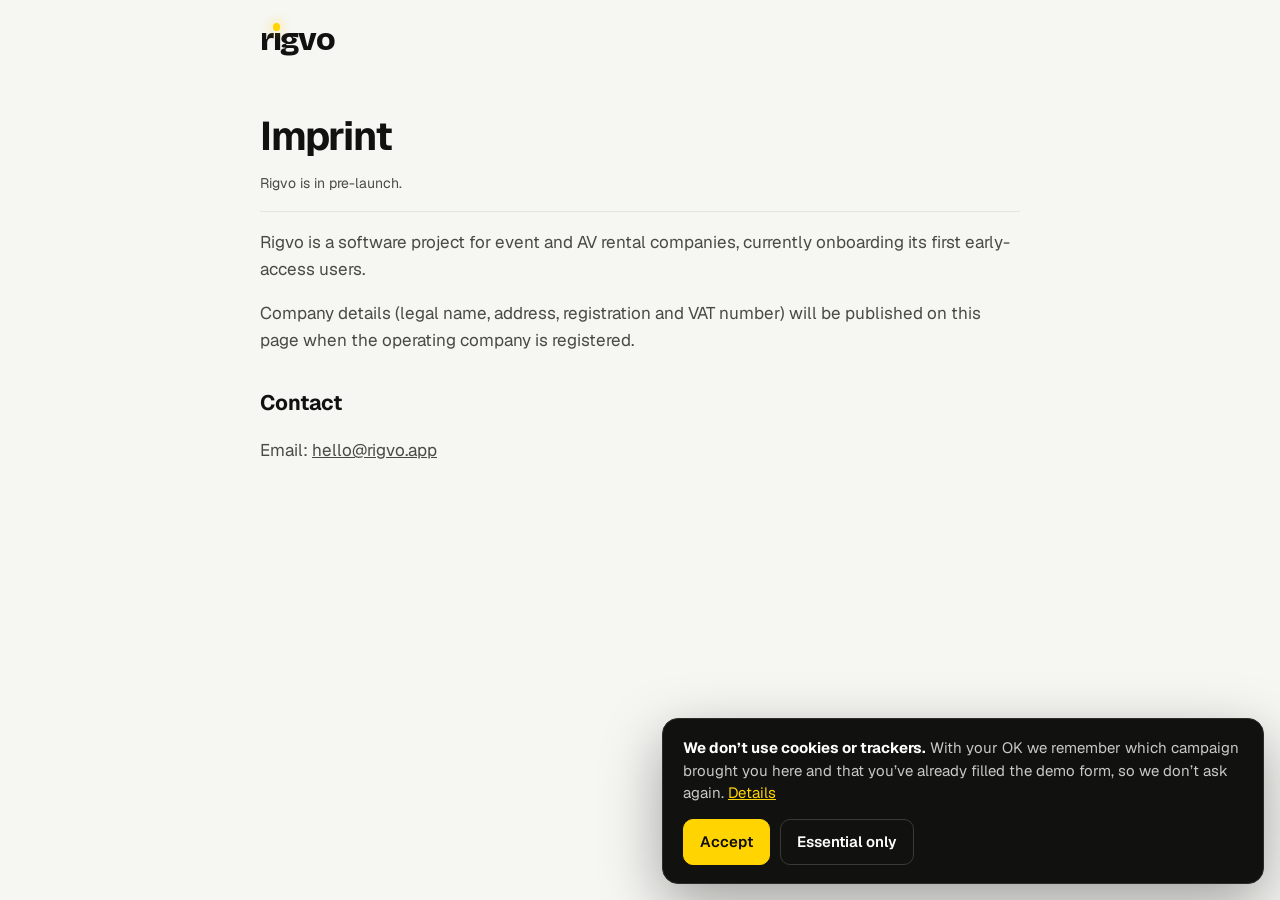
<file: imprint.html>
<!doctype html>
<html lang="en">
<head>
<meta charset="utf-8">
<meta name="viewport" content="width=device-width, initial-scale=1">
<title>Imprint — Rigvo</title>
<link rel="icon" href="favicon.svg" type="image/svg+xml">
<link rel="stylesheet" href="brand.css">
<link rel="preload" href="fonts/geist.woff2" as="font" type="font/woff2" crossorigin>
<link rel="preload" href="fonts/bricolage-logo.woff" as="font" type="font/woff" crossorigin>
<style>
:root{--bg:#F6F6F3;--tx:#111110;--mut:#4A4A45;--line:#E4E4DF}
@media (prefers-color-scheme:dark){:root:not([data-theme="light"]){--bg:#0E0E0E;--tx:#F5F5F2;--mut:#B5B5AE;--line:#2C2C29}}
:root[data-theme="dark"]{--bg:#0E0E0E;--tx:#F5F5F2;--mut:#B5B5AE;--line:#2C2C29}
body{margin:0;background:var(--bg);color:var(--tx);font-family:Geist,system-ui,sans-serif;font-size:17px;line-height:1.6}
main{max-width:760px;margin:0 auto;padding:32px 16px 80px}
header{max-width:760px;margin:0 auto;padding:24px 16px 0}
a{color:inherit}
h1{font-size:40px;letter-spacing:-.03em;line-height:1.1;margin:24px 0 8px}
h2{font-size:21px;margin:32px 0 6px}
p,li{color:var(--mut)}
.upd{font-size:14px;color:var(--mut);border-bottom:1px solid var(--line);padding-bottom:16px}
</style>
</head>
<body>
<header><a href="index.html" aria-label="Rigvo — home" style="text-decoration:none"><span class="rv-logo" style="font-size:32px">r<span class="rv-i">ı<span class="rv-dot"></span></span>gvo</span></a></header>
<main>
<h1>Imprint</h1>
<p class="upd">Rigvo is in pre-launch.</p>
<p>Rigvo is a software project for event and AV rental companies, currently onboarding its first early-access users.</p>
<p>Company details (legal name, address, registration and VAT number) will be published on this page when the operating company is registered.</p>
<h2>Contact</h2>
<p>Email: <a href="mailto:hello@rigvo.app">hello@rigvo.app</a></p>
</main>
<script src="consent.js"></script>
</body>
</html>
</file>
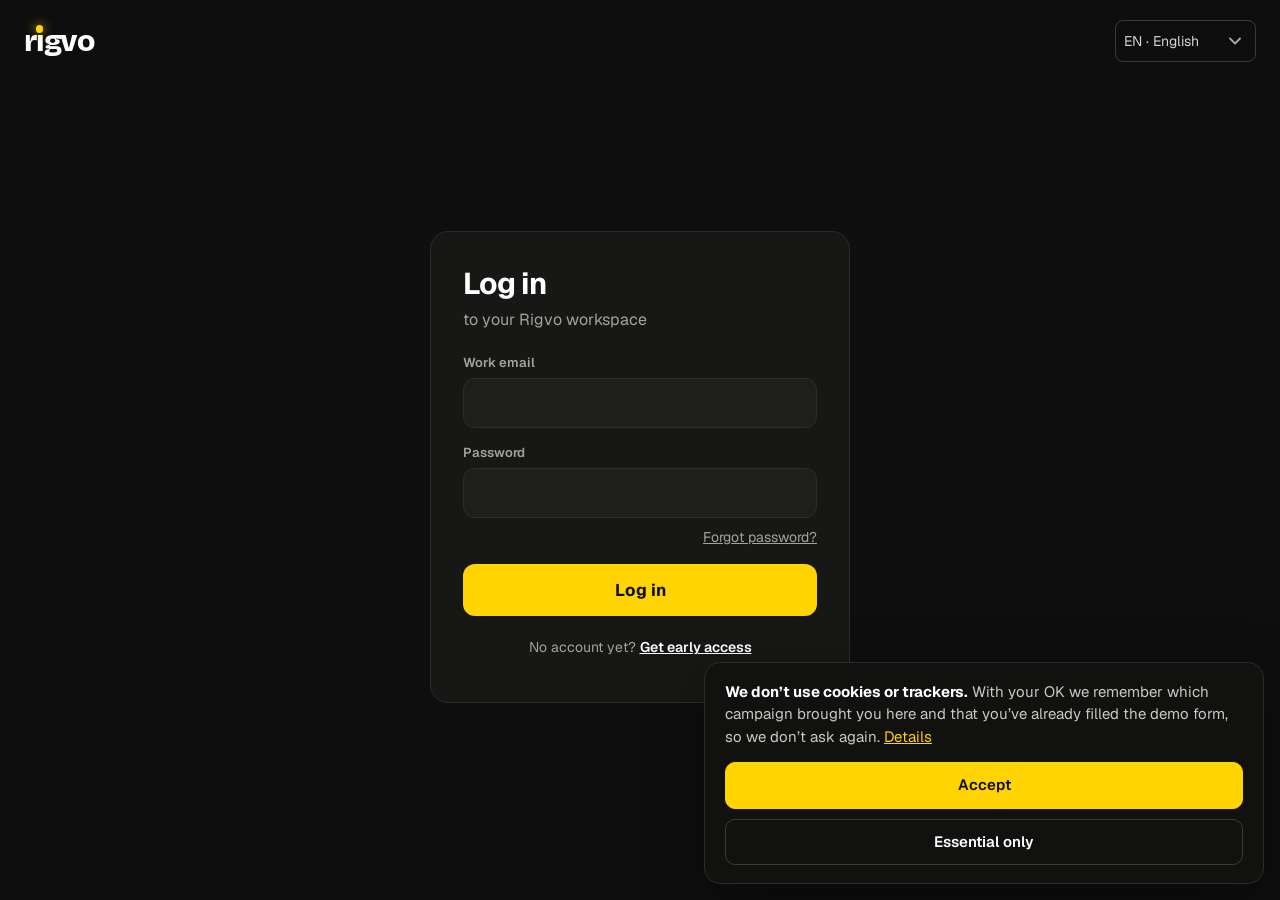
<file: login.html>
<!doctype html>
<html lang="en">
<head>
<meta charset="utf-8">
<meta name="viewport" content="width=device-width, initial-scale=1">
<title>Log in — Rigvo</title>
<meta name="robots" content="noindex">
<meta property="og:type" content="website">
<meta property="og:site_name" content="Rigvo">
<meta property="og:url" content="https://www.rigvo.app/login">
<meta property="og:title" content="Log in — Rigvo">
<meta property="og:description" content="Log in to your Rigvo workspace.">
<meta property="og:image" content="https://www.rigvo.app/og.png">
<meta property="og:image:width" content="1200">
<meta property="og:image:height" content="630">
<meta property="og:image:alt" content="Rigvo — more than a warehouse. CRM for event &amp; AV rental.">
<meta name="twitter:card" content="summary_large_image">
<meta name="theme-color" content="#0E0E0E">
<link rel="icon" href="favicon.svg" type="image/svg+xml">
<link rel="stylesheet" href="brand.css">
<link rel="preload" href="fonts/geist.woff2" as="font" type="font/woff2" crossorigin>
<link rel="preload" href="fonts/bricolage-logo.woff" as="font" type="font/woff" crossorigin>
<script>(function(){try{var l=new URLSearchParams(location.search).get("lang")||localStorage.getItem("rigvo_lang");if(l&&l!=="en"){var d=document.documentElement;d.classList.add("rv-tr");setTimeout(function(){d.classList.remove("rv-tr")},2500)}}catch(e){}})()</script>
<style>
:root{--bg:#0E0E0E;--card:#171716;--card2:#1E1E1C;--line:#2C2C29;--tx:#FFFFFF;--mut:#A3A39C;--a:#FFD400;--err:#FF6B5B}
*{box-sizing:border-box}
body{margin:0;min-height:100vh;background:var(--bg);color:var(--tx);font-family:Geist,system-ui,sans-serif;font-size:16px;display:flex;flex-direction:column}
header{padding:20px 24px}
main{flex:1;display:flex;align-items:center;justify-content:center;padding:16px 16px 64px}
.card{width:100%;max-width:420px;background:var(--card);border:1px solid var(--line);border-radius:18px;padding:32px}
h1{margin:0 0 6px;font-size:30px;letter-spacing:-.03em}
.sub{margin:0 0 24px;color:var(--mut)}
label{display:block;font-size:13px;font-weight:600;color:var(--mut);margin:0 0 7px}
input{width:100%;background:var(--card2);border:1px solid var(--line);color:var(--tx);border-radius:11px;padding:13px 14px;font:inherit;font-size:16px;min-height:50px;outline:none;margin-bottom:16px}
input:focus{border-color:var(--a);box-shadow:0 0 0 3px rgba(255,212,0,.12)}
.row{display:flex;justify-content:space-between;align-items:center;margin:-6px 0 18px;font-size:14px}
.row a{color:var(--mut)}
button{width:100%;border:0;border-radius:12px;background:var(--a);color:#0E0E0E;font:inherit;font-weight:700;font-size:17px;padding:15px;min-height:52px;cursor:pointer}
.msg{display:none;margin-top:18px;padding:14px 16px;border-radius:12px;background:rgba(255,212,0,.08);border:1px solid rgba(255,212,0,.35);font-size:15px;line-height:1.5}
.msg a{color:var(--a);font-weight:600}
.foot{margin-top:22px;text-align:center;color:var(--mut);font-size:14px}.foot a{color:var(--tx);font-weight:600}
.rv-lang{font:inherit;font-size:14px;background:transparent;color:#D6D6D2;border:1px solid #3A3A36;border-radius:8px;padding:9px 8px;min-height:42px}.rv-lang option{color:#111}
</style>
</head>
<body>
<header style="display:flex;align-items:center;justify-content:space-between;gap:12px"><a href="index.html" aria-label="Rigvo — home" style="text-decoration:none;color:#fff"><span class="rv-logo" style="font-size:30px">r<span class="rv-i">ı<span class="rv-dot"></span></span>gvo</span></a><span data-lang-picker></span></header>
<main>
<form class="card" id="f" novalidate>
<h1>Log in</h1>
<p class="sub">to your Rigvo workspace</p>
<label for="em">Work email</label>
<input id="em" type="email" inputmode="email" autocomplete="email" required>
<label for="pw">Password</label>
<input id="pw" type="password" autocomplete="current-password" required>
<div class="row"><span></span><a href="mailto:hello@rigvo.app?subject=Rigvo%20password">Forgot password?</a></div>
<button type="submit">Log in</button>
<div class="msg" id="msg" role="status"></div>
<p class="foot">No account yet? <a href="signup.html">Get early access</a></p>
</form>
</main>
<script>
/* Test account for the demo workspace (no real data behind it). Real sign-in will live on app.rigvo.app. */
const DEMO={email:'demo@rigvo.app',password:'Nordstage-2026'};
const f=document.getElementById('f'),msg=document.getElementById('msg'),btn=f.querySelector('button');
function show(html){msg.innerHTML=html;msg.style.display='block';msg.animate([{opacity:0,transform:'translateY(-4px)'},{opacity:1,transform:'none'}],{duration:200,easing:'ease-out'})}
f.addEventListener('submit',e=>{e.preventDefault();const em=document.getElementById('em').value.trim().toLowerCase(),pw=document.getElementById('pw').value;
 if(em===DEMO.email&&pw===DEMO.password){btn.disabled=true;btn.textContent='Signing in…';try{sessionStorage.setItem('rigvo_demo','1')}catch(x){}setTimeout(()=>{location.href='demo.html'},450);return}
 if(!em||!pw){show('Enter your email and password.');return}
 show('Wrong email or password. Rigvo is in early access — workspaces are opened personally. <a href="signup.html">Request access</a> or <a href="demo.html">open the live demo</a>.')});
</script>
<script src="i18n/site.js"></script>
<script src="consent.js"></script>
</body>
</html>
</file>
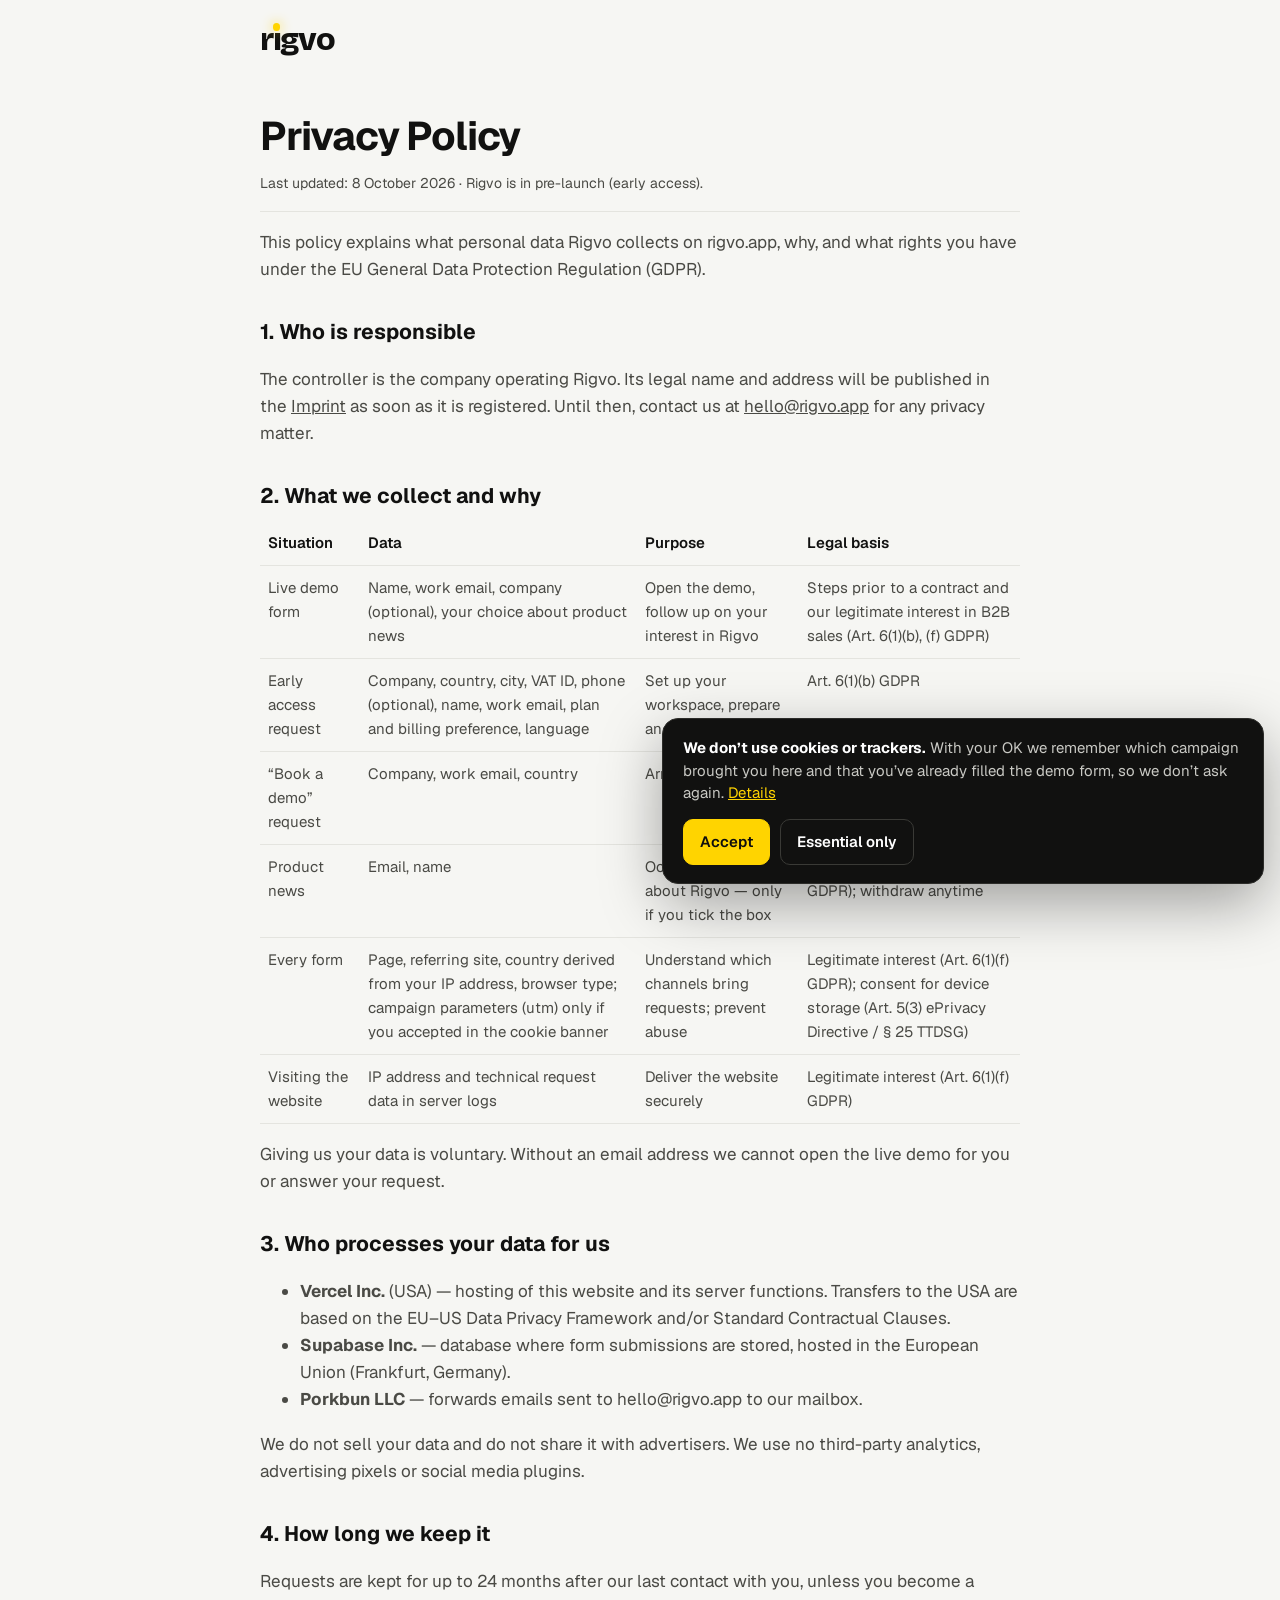
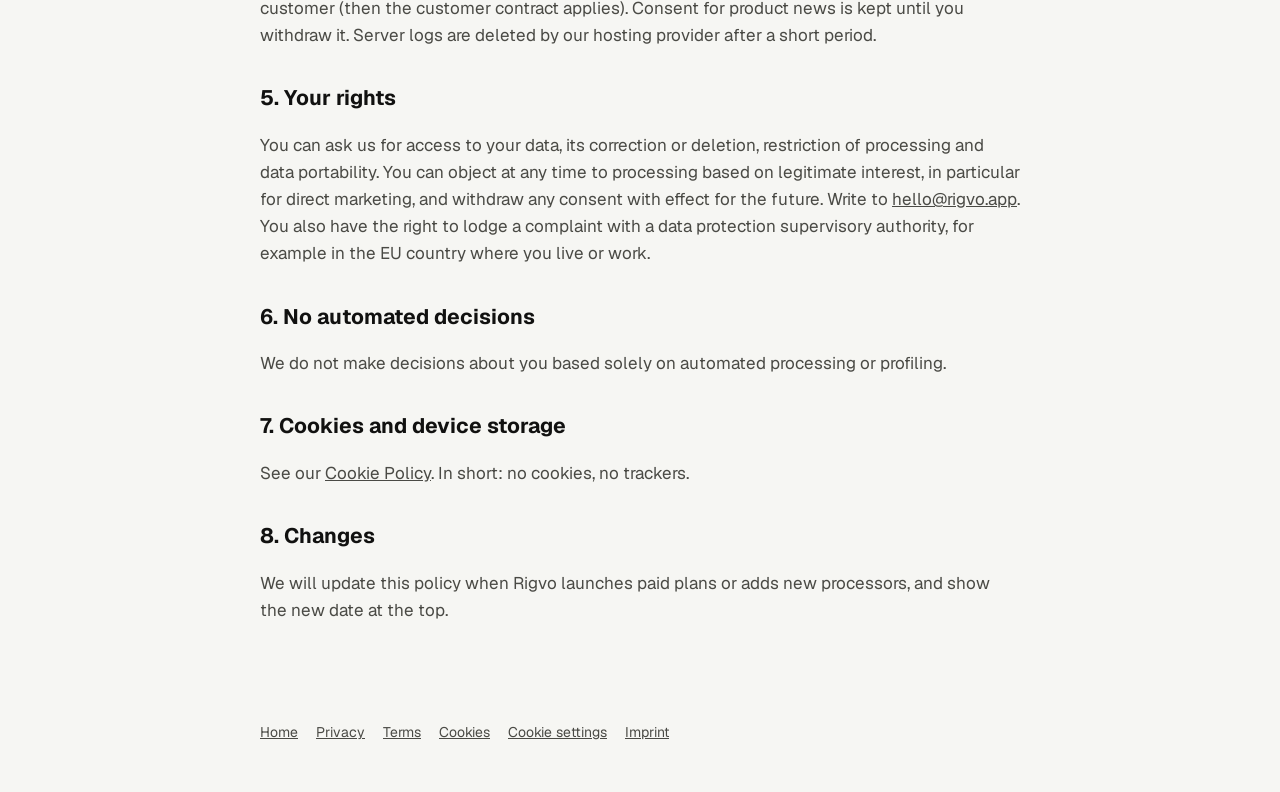
<file: privacy.html>
<!doctype html>
<html lang="en">
<head>
<meta charset="utf-8">
<meta name="viewport" content="width=device-width, initial-scale=1">
<title>Privacy Policy — Rigvo</title>
<link rel="icon" href="favicon.svg" type="image/svg+xml">
<link rel="stylesheet" href="brand.css">
<link rel="preload" href="fonts/geist.woff2" as="font" type="font/woff2" crossorigin>
<link rel="preload" href="fonts/bricolage-logo.woff" as="font" type="font/woff" crossorigin>
<style>
:root{--bg:#F6F6F3;--tx:#111110;--mut:#4A4A45;--line:#E4E4DF}
@media (prefers-color-scheme:dark){:root:not([data-theme="light"]){--bg:#0E0E0E;--tx:#F5F5F2;--mut:#B5B5AE;--line:#2C2C29}}
:root[data-theme="dark"]{--bg:#0E0E0E;--tx:#F5F5F2;--mut:#B5B5AE;--line:#2C2C29}
body{margin:0;background:var(--bg);color:var(--tx);font-family:Geist,system-ui,sans-serif;font-size:17px;line-height:1.6}
main{max-width:760px;margin:0 auto;padding:32px 16px 80px}
header{max-width:760px;margin:0 auto;padding:24px 16px 0}
a{color:inherit}
h1{font-size:40px;letter-spacing:-.03em;line-height:1.1;margin:24px 0 8px}
h2{font-size:21px;margin:32px 0 6px}
p,li{color:var(--mut)}
.upd{font-size:14px;color:var(--mut);border-bottom:1px solid var(--line);padding-bottom:16px}
table{width:100%;border-collapse:collapse;font-size:15px;margin:8px 0}th,td{text-align:left;padding:10px 8px;border-bottom:1px solid var(--line);vertical-align:top;color:var(--mut)}th{color:var(--tx);font-weight:600}code{font-size:13px;word-break:break-all}
@media (max-width:640px){table{display:block;overflow-x:auto}}
</style>
</head>
<body>
<header><a href="index.html" aria-label="Rigvo — home" style="text-decoration:none"><span class="rv-logo" style="font-size:32px">r<span class="rv-i">ı<span class="rv-dot"></span></span>gvo</span></a></header>
<main>
<h1>Privacy Policy</h1>
<p class="upd">Last updated: 8 October 2026 · Rigvo is in pre-launch (early access).</p>
<p>This policy explains what personal data Rigvo collects on rigvo.app, why, and what rights you have under the EU General Data Protection Regulation (GDPR).</p>
<h2>1. Who is responsible</h2>
<p>The controller is the company operating Rigvo. Its legal name and address will be published in the <a href="imprint.html">Imprint</a> as soon as it is registered. Until then, contact us at <a href="mailto:hello@rigvo.app">hello@rigvo.app</a> for any privacy matter.</p>
<h2>2. What we collect and why</h2>
<table>
<tr><th>Situation</th><th>Data</th><th>Purpose</th><th>Legal basis</th></tr>
<tr><td>Live demo form</td><td>Name, work email, company (optional), your choice about product news</td><td>Open the demo, follow up on your interest in Rigvo</td><td>Steps prior to a contract and our legitimate interest in B2B sales (Art. 6(1)(b), (f) GDPR)</td></tr>
<tr><td>Early access request</td><td>Company, country, city, VAT ID, phone (optional), name, work email, plan and billing preference, language</td><td>Set up your workspace, prepare an offer, contact you</td><td>Art. 6(1)(b) GDPR</td></tr>
<tr><td>“Book a demo” request</td><td>Company, work email, country</td><td>Arrange a demo call</td><td>Art. 6(1)(b) GDPR</td></tr>
<tr><td>Product news</td><td>Email, name</td><td>Occasional emails about Rigvo — only if you tick the box</td><td>Your consent (Art. 6(1)(a) GDPR); withdraw anytime</td></tr>
<tr><td>Every form</td><td>Page, referring site, country derived from your IP address, browser type; campaign parameters (utm) only if you accepted in the cookie banner</td><td>Understand which channels bring requests; prevent abuse</td><td>Legitimate interest (Art. 6(1)(f) GDPR); consent for device storage (Art. 5(3) ePrivacy Directive / § 25 TTDSG)</td></tr>
<tr><td>Visiting the website</td><td>IP address and technical request data in server logs</td><td>Deliver the website securely</td><td>Legitimate interest (Art. 6(1)(f) GDPR)</td></tr>
</table>
<p>Giving us your data is voluntary. Without an email address we cannot open the live demo for you or answer your request.</p>
<h2>3. Who processes your data for us</h2>
<ul>
<li><b>Vercel Inc.</b> (USA) — hosting of this website and its server functions. Transfers to the USA are based on the EU–US Data Privacy Framework and/or Standard Contractual Clauses.</li>
<li><b>Supabase Inc.</b> — database where form submissions are stored, hosted in the European Union (Frankfurt, Germany).</li>
<li><b>Porkbun LLC</b> — forwards emails sent to hello@rigvo.app to our mailbox.</li>
</ul>
<p>We do not sell your data and do not share it with advertisers. We use no third-party analytics, advertising pixels or social media plugins.</p>
<h2>4. How long we keep it</h2>
<p>Requests are kept for up to 24 months after our last contact with you, unless you become a customer (then the customer contract applies). Consent for product news is kept until you withdraw it. Server logs are deleted by our hosting provider after a short period.</p>
<h2>5. Your rights</h2>
<p>You can ask us for access to your data, its correction or deletion, restriction of processing and data portability. You can object at any time to processing based on legitimate interest, in particular for direct marketing, and withdraw any consent with effect for the future. Write to <a href="mailto:hello@rigvo.app">hello@rigvo.app</a>. You also have the right to lodge a complaint with a data protection supervisory authority, for example in the EU country where you live or work.</p>
<h2>6. No automated decisions</h2>
<p>We do not make decisions about you based solely on automated processing or profiling.</p>
<h2>7. Cookies and device storage</h2>
<p>See our <a href="cookies.html">Cookie Policy</a>. In short: no cookies, no trackers.</p>
<h2>8. Changes</h2>
<p>We will update this policy when Rigvo launches paid plans or adds new processors, and show the new date at the top.</p>
</main>
<footer style="max-width:760px;margin:0 auto;padding:0 16px 48px;font-size:14px;color:var(--mut);display:flex;flex-wrap:wrap;gap:18px"><a href="index.html">Home</a><a href="privacy.html">Privacy</a><a href="terms.html">Terms</a><a href="cookies.html">Cookies</a><a href="#" data-cookie-settings>Cookie settings</a><a href="imprint.html">Imprint</a></footer>
<script src="consent.js"></script>
</body>
</html>
</file>
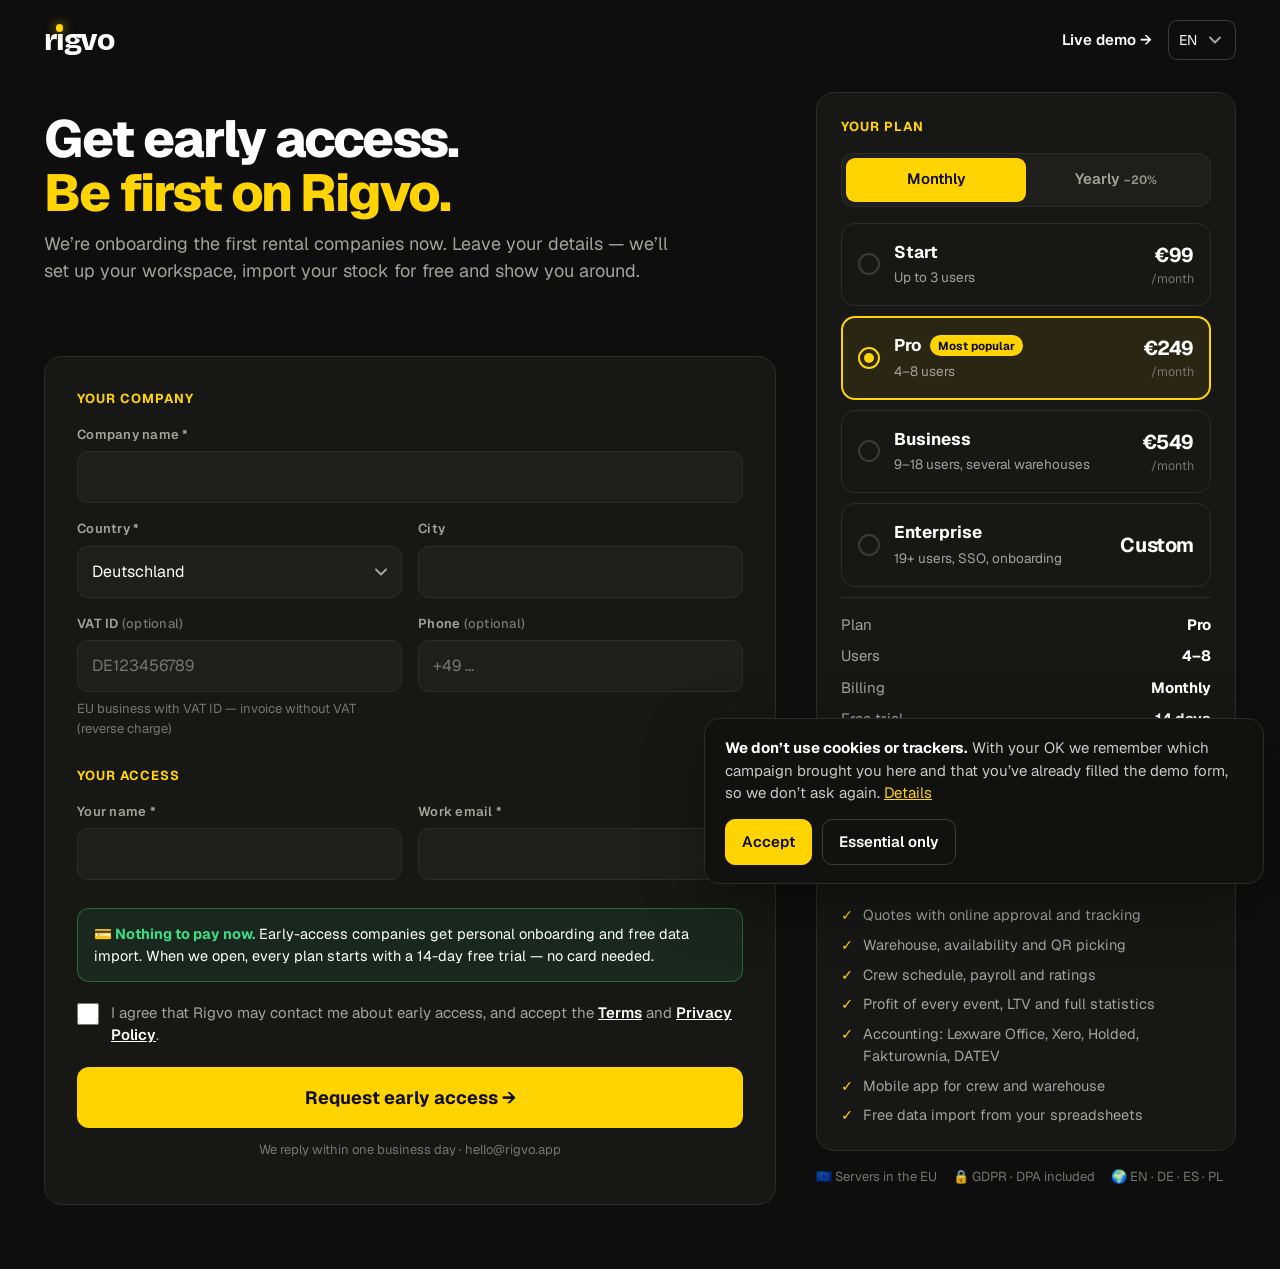
<file: signup.html>
<!doctype html>
<html lang="en">
<head>
<meta charset="utf-8">
<meta name="viewport" content="width=device-width, initial-scale=1">
<title>Rigvo — Get early access</title>
<meta property="og:type" content="website">
<meta property="og:site_name" content="Rigvo">
<meta property="og:url" content="https://www.rigvo.app/signup">
<meta property="og:title" content="Rigvo — Get early access">
<meta property="og:description" content="Join the first rental companies on Rigvo — CRM for event &amp; AV rental. Self-serve, 7 languages, data hosted in the EU.">
<meta property="og:image" content="https://www.rigvo.app/og.png">
<meta property="og:image:width" content="1200">
<meta property="og:image:height" content="630">
<meta property="og:image:alt" content="Rigvo — more than a warehouse. CRM for event &amp; AV rental.">
<meta name="twitter:card" content="summary_large_image">
<meta name="theme-color" content="#0E0E0E">
<link rel="icon" href="favicon.svg" type="image/svg+xml">
<link rel="stylesheet" href="brand.css">
<link rel="preload" href="fonts/geist.woff2" as="font" type="font/woff2" crossorigin>
<link rel="preload" href="fonts/bricolage-logo.woff" as="font" type="font/woff" crossorigin>
<style>
:root{--bg:#0E0E0E;--card:#171716;--card2:#1E1E1C;--line:#2C2C29;--line2:#3A3A36;--tx:#FFFFFF;--mut:#A3A39C;--mut2:#76766F;--a:#FFD400;--a2:#FFE35C;--asoft:rgba(255,212,0,.08);--ok:#3DDC84;--oksoft:rgba(61,220,132,.08);--okline:rgba(61,220,132,.35);--err:#FF6B5B}
:root[data-theme="light"]{--bg:#F6F6F3;--card:#FFFFFF;--card2:#F3F3EF;--line:#E4E4DF;--line2:#D2D2CB;--tx:#111110;--mut:#5A5A54;--mut2:#85857E;--a:#FFD400;--a2:#F0C800;--asoft:#FFF7CC;--ok:#138A4C;--oksoft:#ECF8F1;--okline:#BFE6CF;--err:#C7372A}
*{box-sizing:border-box}
html,body{margin:0}
body{background:var(--bg);color:var(--tx);font-family:Geist,system-ui,-apple-system,Segoe UI,Roboto,sans-serif;font-size:16px;line-height:1.5;-webkit-font-smoothing:antialiased}
a{color:inherit}
.top{max-width:1240px;margin:0 auto;padding:20px 24px;display:flex;align-items:center;gap:16px}
.logo{display:flex;align-items:center;gap:10px;text-decoration:none;font-weight:700;font-size:20px;letter-spacing:-.02em}
.logo b{width:34px;height:34px;border-radius:9px;background:var(--a);color:#0E0E0E;display:grid;place-items:center;font-size:19px;font-weight:800}
.sp{flex:1}
.login{color:var(--mut);font-size:15px}.login a{color:var(--tx);font-weight:600;text-decoration:none}
select.lang{background:transparent;color:var(--tx);border:1px solid var(--line2);border-radius:9px;padding:8px 10px;font:inherit;font-size:14px;min-height:40px}
select.lang option{color:#111}
.wrap{max-width:1240px;margin:0 auto;padding:12px 24px 64px;display:grid;grid-template-columns:minmax(0,1fr) 420px;gap:40px;align-items:start}
h1{margin:20px 0 10px;font-size:52px;line-height:1.04;letter-spacing:-.035em;font-weight:800}
h1 em{font-style:normal;color:var(--a)}
.lead{margin:0 0 32px;color:var(--mut);font-size:18px;max-width:640px}
.card{background:var(--card);border:1px solid var(--line);border-radius:18px;padding:32px}
.sec{font-size:13px;font-weight:700;letter-spacing:.08em;text-transform:uppercase;color:var(--a);margin:0 0 16px}
.sec+.grid{margin-bottom:28px}
.grid{display:grid;grid-template-columns:1fr 1fr;gap:16px 16px}
.f{display:flex;flex-direction:column;gap:7px;min-width:0}
.f.full{grid-column:1/-1}
.f label{font-size:13px;font-weight:600;color:var(--mut);letter-spacing:.02em}
.f label i{font-style:normal;color:var(--mut2);font-weight:500}
.f input,.f select{width:100%;background:var(--card2);border:1px solid var(--line);color:var(--tx);border-radius:11px;padding:13px 14px;font:inherit;font-size:16px;min-height:50px;outline:none;transition:border-color .15s,box-shadow .15s}
.f select option{color:#111}
.f input::placeholder{color:var(--mut2)}
.f input:focus,.f select:focus{border-color:var(--a);box-shadow:0 0 0 3px var(--asoft)}
.f.bad input,.f.bad select{border-color:var(--err)}
.f .hint{font-size:13px;color:var(--mut2)}
.f.bad .hint{color:var(--err)}
.pw{position:relative}.pw button{position:absolute;right:8px;top:50%;transform:translateY(-50%);background:none;border:0;color:var(--mut);font:inherit;font-size:13px;font-weight:600;cursor:pointer;padding:8px;min-height:40px}
.meter{display:flex;gap:4px;margin-top:2px}.meter span{flex:1;height:4px;border-radius:4px;background:var(--line)}
.meter[data-s="1"] span:nth-child(-n+1){background:var(--err)}.meter[data-s="2"] span:nth-child(-n+2){background:#F5A524}.meter[data-s="3"] span:nth-child(-n+3){background:var(--ok)}.meter[data-s="4"] span{background:var(--ok)}
.note{background:var(--oksoft);border:1px solid var(--okline);color:var(--tx);border-radius:12px;padding:14px 16px;font-size:14.5px;margin:4px 0 20px}
.note b{color:var(--ok)}
.chk{display:flex;gap:12px;align-items:flex-start;font-size:15px;color:var(--mut);margin-bottom:20px;cursor:pointer}
.chk input{width:22px;height:22px;margin:1px 0 0;accent-color:var(--a);flex:none}
.chk a{color:var(--tx);font-weight:600}
.chk.bad{color:var(--err)}
.cta{width:100%;border:0;border-radius:12px;background:var(--a);color:#0E0E0E;font:inherit;font-weight:700;font-size:18px;padding:17px;cursor:pointer;min-height:56px;transition:background .15s,transform .05s}
.cta:hover{background:var(--a2)}.cta:active{transform:translateY(1px)}
.cta[disabled]{opacity:.6;cursor:progress}
.small{font-size:13px;color:var(--mut2);text-align:center;margin-top:12px}
/* plan panel */
.side{position:sticky;top:20px;display:flex;flex-direction:column;gap:16px}
.toggle{display:grid;grid-template-columns:1fr 1fr;background:var(--card2);border:1px solid var(--line);border-radius:12px;padding:4px;margin-bottom:16px}
.toggle button{border:0;background:none;color:var(--mut);font:inherit;font-weight:600;font-size:15px;padding:10px;border-radius:9px;cursor:pointer;min-height:44px}
.toggle button.on{background:var(--a);color:#0E0E0E}
.toggle .save{font-size:12px;font-weight:700;margin-left:4px;opacity:.85}
.plan{display:flex;align-items:center;gap:14px;border:1px solid var(--line);border-radius:14px;padding:16px;margin-bottom:10px;cursor:pointer;background:var(--card);transition:border-color .15s,background .15s;width:100%;text-align:left;color:inherit;font:inherit}
.plan:hover{border-color:var(--line2)}
.plan.on{border:2px solid var(--a);background:var(--asoft);padding:15px}
.plan .dot{width:22px;height:22px;border-radius:50%;border:2px solid var(--line2);flex:none;display:grid;place-items:center}
.plan.on .dot{border-color:var(--a)}.plan.on .dot:after{content:"";width:10px;height:10px;border-radius:50%;background:var(--a)}
.plan .nm{font-weight:700;font-size:17px;display:flex;gap:8px;align-items:center;flex-wrap:wrap}
.plan .tag{font-size:11.5px;font-weight:700;background:var(--a);color:#0E0E0E;border-radius:999px;padding:2px 8px}
.plan .ds{font-size:13.5px;color:var(--mut)}
.plan .pr{margin-left:auto;text-align:right;white-space:nowrap}
.plan .pr b{font-size:20px;letter-spacing:-.02em}
.plan .pr s{display:block;font-size:12.5px;color:var(--mut2)}
.plan .pr small{display:block;font-size:12.5px;color:var(--mut2)}
.sum{border-top:1px solid var(--line);margin-top:8px;padding-top:16px;display:grid;gap:9px;font-size:15px}
.sum div{display:flex;justify-content:space-between;gap:12px}.sum span{color:var(--mut)}.sum b{text-align:right}
.sum .tot{font-size:17px;padding-top:6px}
.inc{margin:0;padding:0;list-style:none;display:grid;gap:8px;font-size:14.5px;color:var(--mut)}
.inc li{display:flex;gap:10px}.inc li:before{content:"✓";color:var(--a);font-weight:800}
.trust{display:flex;flex-wrap:wrap;gap:8px 16px;font-size:13px;color:var(--mut2)}
/* done */
.done{display:none;max-width:640px;margin:40px auto;text-align:center;padding:0 24px}
.done .ok{width:72px;height:72px;border-radius:50%;background:var(--a);color:#0E0E0E;display:grid;place-items:center;margin:0 auto 20px;font-size:36px;font-weight:800}
.done h2{font-size:40px;letter-spacing:-.03em;margin:0 0 10px;line-height:1.1}
.done p{color:var(--mut);font-size:17px;margin:0 0 28px}
.steps{text-align:left;display:grid;gap:10px;margin-bottom:28px}
.steps div{background:var(--card);border:1px solid var(--line);border-radius:12px;padding:14px 16px;display:flex;gap:14px;align-items:center}
.steps i{font-style:normal;width:28px;height:28px;border-radius:50%;background:var(--card2);border:1px solid var(--line2);display:grid;place-items:center;font-weight:700;font-size:14px;flex:none}
.done .cta{display:inline-block;width:auto;padding:17px 32px;text-decoration:none}
body.isdone .wrap{display:none}body.isdone .done{display:block}
@media (max-width:980px){.wrap{grid-template-columns:1fr;gap:24px}.wrap .intro,.wrap form,.wrap .side{grid-column:1!important;grid-row:auto!important}#form{order:1}.side{position:static;order:-1}.intro{order:-2}}
@media (max-width:620px){
 .top{padding:14px 16px}.login .tx{display:none}
 .wrap{padding:4px 16px 40px}
 h1{font-size:36px;margin-top:8px}.lead{font-size:16px;margin-bottom:8px}
 .card{padding:20px;border-radius:16px}
 .grid{grid-template-columns:1fr}
 .plan .ds{font-size:13px}
 .done h2{font-size:30px}
}
</style>
</head>
<body>
<header class="top">
 <a class="logo" href="index.html" aria-label="Rigvo — home"><span class="rv-logo" style="font-size:30px">r<span class="rv-i">ı<span class="rv-dot"></span></span>gvo</span></a>
 <span class="sp"></span>
 <span class="login"><a href="demo.html" data-t="login">Live demo →</a></span>
 <select class="lang" id="lang" aria-label="Language">
  <option value="en">EN</option><option value="de">DE</option><option value="es">ES</option><option value="pl">PL</option><option value="fr">FR</option><option value="pt">PT</option><option value="it">IT</option>
 </select>
</header>

<main class="wrap" id="wrap">
 <div style="display:contents">
 <section class="intro" style="grid-column:1">
  <h1 data-t="h1" data-html>Pick a plan.<br><em>Get started today.</em></h1>
  <p class="lead" data-t="lead">14 days free, then your chosen plan continues. No credit card needed, cancel anytime.</p>
 </section>

 <form class="card" id="form" novalidate style="grid-column:1">
  <p class="sec" data-t="s_company">Your company</p>
  <div class="grid">
   <div class="f full"><label for="co"><span data-t="co">Company name</span> *</label><input id="co" autocomplete="organization" required><span class="hint" data-t="req" hidden>Required</span></div>
   <div class="f"><label for="ctry"><span data-t="ctry">Country</span> *</label>
    <select id="ctry" required>
     <option value="DE" data-vat="DE" data-ph="+49">Deutschland</option>
     <option value="AT" data-vat="ATU" data-ph="+43">Österreich</option>
     <option value="ES" data-vat="ES" data-ph="+34">España</option>
     <option value="PL" data-vat="PL" data-ph="+48">Polska</option>
     <option value="NL" data-vat="NL" data-ph="+31">Nederland</option>
     <option value="BE" data-vat="BE" data-ph="+32">België / Belgique</option>
     <option value="PT" data-vat="PT" data-ph="+351">Portugal</option>
     <option value="CH" data-vat="CHE" data-ph="+41">Schweiz / Suisse</option>
     <option value="FR" data-vat="FR" data-ph="+33">France</option>
     <option value="IT" data-vat="IT" data-ph="+39">Italia</option>
     <option value="IE" data-vat="IE" data-ph="+353">Ireland</option>
     <option value="GB" data-vat="GB" data-ph="+44">United Kingdom</option>
     <option value="XX" data-vat="" data-ph="+">Other</option>
    </select></div>
   <div class="f"><label for="city" data-t="city">City</label><input id="city" autocomplete="address-level2"></div>
   <div class="f"><label for="vat"><span data-t="vat">VAT ID</span> <i data-t="opt">(optional)</i></label><input id="vat" placeholder="DE123456789" autocapitalize="characters"><span class="hint" data-t="vathint">EU business with VAT ID — invoice without VAT (reverse charge)</span></div>
   <div class="f"><label for="ph"><span data-t="ph">Phone</span> <i data-t="opt">(optional)</i></label><input id="ph" type="tel" inputmode="tel" autocomplete="tel" placeholder="+49 …"></div>
  </div>

  <p class="sec" data-t="s_access">Your access</p>
  <div class="grid">
   <div class="f"><label for="nm"><span data-t="nm">Your name</span> *</label><input id="nm" autocomplete="name" required><span class="hint" data-t="req" hidden>Required</span></div>
   <div class="f"><label for="em"><span data-t="em">Work email</span> *</label><input id="em" type="email" inputmode="email" autocomplete="email" required><span class="hint" data-t="emhint" hidden>Enter a valid email</span></div>
  </div>

  <div class="note" data-t="note" data-html><b>💳 No payment details needed.</b> The trial is completely free — you enter nothing now. Only if you want to continue after the trial, you add a payment method in “Plan &amp; billing” and confirm the paid plan.</div>
  <label class="chk" id="chkw"><input type="checkbox" id="agree"><span data-t="agree" data-html>I accept the <a href="#">Terms</a> and have read the <a href="#">Privacy Policy</a> and <a href="#">DPA</a>.</span></label>
  <button class="cta" id="cta" type="submit">Start Pro free →</button>
  <p class="small" data-t="small">Your data is stored in the EU · cancel anytime</p>
 </form>
 </div>

 <aside class="side" style="grid-column:2;grid-row:1/span 2">
  <div class="card" style="padding:24px">
   <p class="sec" data-t="s_plan">Your plan</p>
   <div class="toggle" role="tablist"><button type="button" data-bill="m" class="on" data-t="monthly">Monthly</button><button type="button" data-bill="y"><span data-t="yearly">Yearly</span><span class="save">−20%</span></button></div>
   <div id="plans"></div>
   <div class="sum" id="sum"></div>
  </div>
  <div class="card" style="padding:24px">
   <p class="sec" data-t="s_inc">Every plan includes</p>
   <ul class="inc" id="inc"></ul>
  </div>
  <div class="trust"><span>🇪🇺 <span data-t="t1">Servers in the EU</span></span><span>🔒 <span data-t="t2">GDPR · DPA included</span></span><span>🌍 EN · DE · ES · PL</span></div>
 </aside>
</main>

<section class="done" id="done">
 <div class="ok">✓</div>
 <h2 data-t="d_h">Your workspace is ready</h2>
 <p id="d_p"></p>
 <div class="steps">
  <div><i>1</i><span data-t="d1">Import your stock from Excel — we map categories and rates</span></div>
  <div><i>2</i><span data-t="d2">Invite your team — crew and freelancers are free</span></div>
  <div><i>3</i><span data-t="d3">Send your first quote and see when the client opens it</span></div>
 </div>
 <a class="cta" href="demo.html" data-t="d_btn">Open my workspace →</a>
</section>

<script>
const PLANS=[
 {id:'start',nm:'Start',m:99,users:'1–3',ds:{en:'Up to 3 users',de:'Bis 3 Nutzer',es:'Hasta 3 usuarios',pl:'Do 3 użytkowników',fr:'Jusqu’à 3 utilisateurs',pt:'Até 3 utilizadores',it:'Fino a 3 utenti'}},
 {id:'pro',nm:'Pro',m:249,users:'4–8',pop:1,ds:{en:'4–8 users',de:'4–8 Nutzer',es:'4–8 usuarios',pl:'4–8 użytkowników',fr:'4–8 utilisateurs',pt:'4–8 utilizadores',it:'4–8 utenti'}},
 {id:'business',nm:'Business',m:549,users:'9–18',ds:{en:'9–18 users, several warehouses',de:'9–18 Nutzer, mehrere Lager',es:'9–18 usuarios, varios almacenes',pl:'9–18 użytkowników, kilka magazynów',fr:'9–18 utilisateurs, plusieurs entrepôts',pt:'9–18 utilizadores, vários armazéns',it:'9–18 utenti, più magazzini'}},
 {id:'ent',nm:'Enterprise',m:0,users:'19+',ds:{en:'19+ users, SSO, onboarding',de:'19+ Nutzer, SSO, Onboarding',es:'19+ usuarios, SSO, onboarding',pl:'19+ użytkowników, SSO, wdrożenie',fr:'19+ utilisateurs, SSO, mise en place',pt:'19+ utilizadores, SSO, implementação',it:'19+ utenti, SSO, avvio'}}];
const T={
 en:{have:'Already have an account?',login:'Live demo →',h1:'Get early access.<br><em>Be first on Rigvo.</em>',lead:'We’re onboarding the first rental companies now. Leave your details — we’ll set up your workspace, import your stock for free and show you around.',s_company:'Your company',co:'Company name',ctry:'Country',city:'City',vat:'VAT ID',opt:'(optional)',vathint:'EU business with VAT ID — invoice without VAT (reverse charge)',ph:'Phone',s_access:'Your access',nm:'Your name',em:'Work email',pw:'Password (min. 8 characters)',show:'Show',hide:'Hide',req:'Required',emhint:'Enter a valid email',pwhint:'At least 8 characters',note:'<b>💳 Nothing to pay now.</b> Early-access companies get personal onboarding and free data import. When we open, every plan starts with a 14-day free trial — no card needed.',agree:'I agree that Rigvo may contact me about early access, and accept the <a href="terms.html">Terms</a> and <a href="privacy.html">Privacy Policy</a>.',small:'We reply within one business day · hello@rigvo.app',s_plan:'Your plan',monthly:'Monthly',yearly:'Yearly',popular:'Most popular',mo:'/month',custom:'Custom',byear:'billed yearly',s_inc:'Every plan includes',t1:'Servers in the EU',t2:'GDPR · DPA included',
  sum_plan:'Plan',sum_bill:'Billing',sum_users:'Users',sum_after:'Price when we open',sum_vat:'VAT',sum_trial:'Free trial',vat_rc:'reverse charge (0%)',vat_add:'added per country',year_total:'per year',
  cta:p=>'Request early access →',cta_ent:'Request a custom plan →',ent_note:'We’ll email you a plan for your team within one business day.',
  inc:['Quotes with online approval and tracking','Warehouse, availability and QR picking','Crew schedule, payroll and ratings','Profit of every event, LTV and full statistics','Accounting: Lexware Office, Xero, Holded, Fakturownia, DATEV','Mobile app for crew and warehouse','Free data import from your spreadsheets'],
  d_h:'You’re on the list',d_p:(c,d)=>'Thanks! We’ll contact '+c+' within one business day.',d1:'Import your stock from Excel — we map categories and rates',d2:'Invite your team — crew and freelancers are free',d3:'Send your first quote and see when the client opens it',d_btn:'Explore the live demo →',d_ent:'Thanks! Our team will contact you within one business day.',
  bill_m:'Monthly',bill_y:'Yearly'},
 de:{have:'Schon ein Konto?',login:'Live-Demo →',h1:'Frühen Zugang sichern.<br><em>Als Erste auf Rigvo.</em>',lead:'Wir nehmen gerade die ersten Vermietfirmen auf. Hinterlasse deine Daten — wir richten deinen Arbeitsbereich ein, importieren deinen Bestand kostenlos und zeigen dir alles.',s_company:'Deine Firma',co:'Firmenname',ctry:'Land',city:'Stadt',vat:'USt-IdNr.',opt:'(optional)',vathint:'EU-Firma mit USt-IdNr. — Rechnung ohne MwSt. (Reverse Charge)',ph:'Telefon',s_access:'Dein Zugang',nm:'Dein Name',em:'Geschäftliche E-Mail',pw:'Passwort (min. 8 Zeichen)',show:'Zeigen',hide:'Verbergen',req:'Pflichtfeld',emhint:'Gültige E-Mail eingeben',pwhint:'Mindestens 8 Zeichen',note:'<b>💳 Jetzt nichts zu zahlen.</b> Firmen mit frühem Zugang bekommen persönliches Onboarding und kostenlosen Datenimport. Zum Start beginnt jedes Paket mit 14 Tagen gratis — ohne Karte.',agree:'Ich bin einverstanden, dass Rigvo mich zum frühen Zugang kontaktiert. <a href="privacy.html">Datenschutzerklärung</a>.',small:'Antwort innerhalb eines Werktags · hello@rigvo.app',s_plan:'Dein Paket',monthly:'Monatlich',yearly:'Jährlich',popular:'Beliebteste Wahl',mo:'/Monat',custom:'Individuell',byear:'jährlich abgerechnet',s_inc:'In jedem Paket',t1:'Server in der EU',t2:'DSGVO · AV-Vertrag inklusive',
  sum_plan:'Paket',sum_bill:'Abrechnung',sum_users:'Nutzer',sum_after:'Preis zum Start',sum_vat:'MwSt.',sum_trial:'Gratis-Test',vat_rc:'Reverse Charge (0 %)',vat_add:'je nach Land zzgl.',year_total:'pro Jahr',
  cta:p=>'Frühen Zugang anfragen →',cta_ent:'Individuelles Angebot anfragen →',ent_note:'Wir schicken dir innerhalb eines Werktags ein Angebot per E-Mail.',
  inc:['Angebote mit Online-Freigabe und Tracking','Lager, Verfügbarkeit und QR-Kommissionierung','Einsatzplan, Gehälter und Bewertungen der Crew','Gewinn jedes Events, LTV und komplette Statistik','Buchhaltung: Lexware Office, Xero, Holded, Fakturownia, DATEV','Mobile App für Crew und Lager','Kostenloser Datenimport aus deinen Tabellen'],
  d_h:'Du bist auf der Liste',d_p:(c,d)=>'Danke! Wir melden uns bei '+c+' innerhalb eines Werktags.',d1:'Bestand aus Excel importieren — wir ordnen Kategorien und Preise zu',d2:'Team einladen — Crew und Freelancer sind kostenlos',d3:'Erstes Angebot senden und sehen, wann der Kunde es öffnet',d_btn:'Live-Demo ansehen →',d_ent:'Danke! Unser Team meldet sich innerhalb eines Werktags.',
  bill_m:'Monatlich',bill_y:'Jährlich'},
 es:{have:'¿Ya tienes cuenta?',login:'Demo en vivo →',h1:'Acceso anticipado.<br><em>Sé de los primeros.</em>',lead:'Estamos incorporando a las primeras empresas de alquiler. Déjanos tus datos: configuramos tu espacio, importamos tu inventario gratis y te lo enseñamos.',s_company:'Tu empresa',co:'Nombre de la empresa',ctry:'País',city:'Ciudad',vat:'NIF-IVA',opt:'(opcional)',vathint:'Empresa UE con NIF-IVA: factura sin IVA (inversión del sujeto pasivo)',ph:'Teléfono',s_access:'Tu acceso',nm:'Tu nombre',em:'Email de trabajo',pw:'Contraseña (mín. 8 caracteres)',show:'Ver',hide:'Ocultar',req:'Obligatorio',emhint:'Introduce un email válido',pwhint:'Mínimo 8 caracteres',note:'<b>💳 Nada que pagar ahora.</b> Las empresas con acceso anticipado tienen onboarding personal e importación de datos gratis. Al abrir, cada plan empieza con 14 días gratis, sin tarjeta.',agree:'Acepto que Rigvo me contacte sobre el acceso anticipado. <a href="privacy.html">Política de privacidad</a>.',small:'Respondemos en un día laborable · hello@rigvo.app',s_plan:'Tu plan',monthly:'Mensual',yearly:'Anual',popular:'El más elegido',mo:'/mes',custom:'A medida',byear:'pago anual',s_inc:'Todos los planes incluyen',t1:'Servidores en la UE',t2:'RGPD · DPA incluido',
  sum_plan:'Plan',sum_bill:'Facturación',sum_users:'Usuarios',sum_after:'Precio al abrir',sum_vat:'IVA',sum_trial:'Prueba gratis',vat_rc:'inversión del sujeto pasivo (0 %)',vat_add:'según país',year_total:'al año',
  cta:p=>'Solicitar acceso anticipado →',cta_ent:'Solicitar plan a medida →',ent_note:'Te enviamos un plan por email en un día laborable.',
  inc:['Presupuestos con aprobación online y seguimiento','Almacén, disponibilidad y preparación con QR','Planificación, nóminas y valoraciones del equipo','Beneficio de cada evento, LTV y estadísticas completas','Contabilidad: Lexware Office, Xero, Holded, Fakturownia, DATEV','App móvil para técnicos y almacén','Importación gratuita de tus hojas de cálculo'],
  d_h:'Estás en la lista',d_p:(c,d)=>'¡Gracias! Contactaremos con '+c+' en un día laborable.',d1:'Importa tu inventario desde Excel: asignamos categorías y tarifas',d2:'Invita a tu equipo: técnicos y autónomos son gratis',d3:'Envía tu primer presupuesto y mira cuándo lo abre el cliente',d_btn:'Ver la demo en vivo →',d_ent:'¡Gracias! Nuestro equipo te contactará en un día laborable.',
  bill_m:'Mensual',bill_y:'Anual'},
 pl:{have:'Masz już konto?',login:'Demo na żywo →',h1:'Wczesny dostęp.<br><em>Bądź pierwszy w Rigvo.</em>',lead:'Właśnie przyjmujemy pierwsze wypożyczalnie. Zostaw dane — skonfigurujemy Twoją przestrzeń, za darmo zaimportujemy sprzęt i wszystko pokażemy.',s_company:'Twoja firma',co:'Nazwa firmy',ctry:'Kraj',city:'Miasto',vat:'NIP UE',opt:'(opcjonalnie)',vathint:'Firma z UE z NIP UE — faktura bez VAT (odwrotne obciążenie)',ph:'Telefon',s_access:'Twój dostęp',nm:'Imię i nazwisko',em:'E-mail służbowy',pw:'Hasło (min. 8 znaków)',show:'Pokaż',hide:'Ukryj',req:'Pole wymagane',emhint:'Wpisz poprawny e-mail',pwhint:'Co najmniej 8 znaków',note:'<b>💳 Teraz nic nie płacisz.</b> Firmy z wczesnym dostępem dostają osobiste wdrożenie i darmowy import danych. Po starcie każdy plan zaczyna się od 14 dni za darmo, bez karty.',agree:'Zgadzam się na kontakt Rigvo w sprawie wczesnego dostępu. <a href="privacy.html">Polityka prywatności</a>.',small:'Odpowiadamy w ciągu jednego dnia roboczego · hello@rigvo.app',s_plan:'Twój plan',monthly:'Miesięcznie',yearly:'Rocznie',popular:'Najczęściej wybierany',mo:'/mies.',custom:'Indywidualnie',byear:'płatne rocznie',s_inc:'Każdy plan zawiera',t1:'Serwery w UE',t2:'RODO · umowa powierzenia',
  sum_plan:'Plan',sum_bill:'Rozliczenie',sum_users:'Użytkownicy',sum_after:'Cena po starcie',sum_vat:'VAT',sum_trial:'Okres próbny',vat_rc:'odwrotne obciążenie (0%)',vat_add:'wg kraju',year_total:'rocznie',
  cta:p=>'Poproś o wczesny dostęp →',cta_ent:'Poproś o indywidualny plan →',ent_note:'Wyślemy Ci plan e-mailem w ciągu jednego dnia roboczego.',
  inc:['Oferty z akceptacją online i śledzeniem','Magazyn, dostępność i kompletacja z QR','Grafik, wynagrodzenia i oceny ekipy','Zysk z każdego wydarzenia, LTV i pełne statystyki','Księgowość: Lexware Office, Xero, Holded, Fakturownia, DATEV','Aplikacja mobilna dla ekipy i magazynu','Darmowy import danych z Twoich arkuszy'],
  d_h:'Jesteś na liście',d_p:(c,d)=>'Dziękujemy! Skontaktujemy się z '+c+' w ciągu jednego dnia roboczego.',d1:'Zaimportuj sprzęt z Excela — dopasujemy kategorie i stawki',d2:'Zaproś zespół — ekipa i freelancerzy za darmo',d3:'Wyślij pierwszą ofertę i zobacz, kiedy klient ją otworzy',d_btn:'Zobacz demo na żywo →',d_ent:'Dziękujemy! Skontaktujemy się w ciągu jednego dnia roboczego.',
  bill_m:'Miesięcznie',bill_y:'Rocznie'},
 fr:{have:'Déjà un compte ?',login:'Démo →',h1:'Accès anticipé.<br><em>Soyez parmi les premiers.</em>',lead:'Nous accueillons dès maintenant les premières sociétés de location. Laissez vos coordonnées — nous préparons votre espace, importons votre stock gratuitement et vous accompagnons.',s_company:'Votre entreprise',co:'Nom de l’entreprise',ctry:'Pays',city:'Ville',vat:'N° de TVA',opt:'(facultatif)',vathint:'Entreprise UE avec n° de TVA — facture sans TVA (autoliquidation)',ph:'Téléphone',s_access:'Votre accès',nm:'Votre nom',em:'E-mail professionnel',pw:'Mot de passe (8 caractères min.)',show:'Afficher',hide:'Masquer',req:'Obligatoire',emhint:'Saisissez un e-mail valide',pwhint:'Au moins 8 caractères',note:'<b>💳 Rien à payer maintenant.</b> Les entreprises en accès anticipé bénéficient d’une mise en place personnalisée et d’un import de données gratuit. Au lancement, chaque formule commence par 14 jours gratuits — sans carte.',agree:'J’accepte que Rigvo me contacte au sujet de l’accès anticipé et j’accepte les <a href="terms.html">Conditions</a> et la <a href="privacy.html">Politique de confidentialité</a>.',small:'Réponse sous un jour ouvré · hello@rigvo.app',s_plan:'Votre formule',monthly:'Mensuel',yearly:'Annuel',popular:'Le plus choisi',mo:'/mois',custom:'Sur mesure',byear:'facturé annuellement',s_inc:'Chaque formule inclut',t1:'Serveurs dans l’UE',t2:'RGPD · DPA inclus',
  sum_plan:'Formule',sum_bill:'Facturation',sum_users:'Utilisateurs',sum_after:'Prix au lancement',sum_vat:'TVA',sum_trial:'Essai gratuit',vat_rc:'autoliquidation (0 %)',vat_add:'selon le pays',year_total:'par an',
  cta:p=>'Demander l’accès anticipé →',cta_ent:'Demander une offre sur mesure →',ent_note:'Nous vous envoyons une offre par e-mail sous un jour ouvré.',
  inc:['Devis avec validation en ligne et suivi','Entrepôt, disponibilités et préparation par QR','Planning des équipes, paie et évaluations','Rentabilité de chaque événement, LTV et statistiques complètes','Comptabilité : Lexware Office, Xero, Holded, Fakturownia, DATEV','Application mobile pour techniciens et entrepôt','Import gratuit de vos tableurs'],
  d_h:'Vous êtes sur la liste',d_p:(c,d)=>'Merci ! Nous contacterons '+c+' sous un jour ouvré.',d1:'Importez votre stock depuis Excel — catégories et tarifs reconnus',d2:'Invitez votre équipe — techniciens et freelances gratuits',d3:'Envoyez votre premier devis et voyez quand le client l’ouvre',d_btn:'Explorer la démo →',d_ent:'Merci ! Nous vous contactons sous un jour ouvré.',
  bill_m:'Mensuel',bill_y:'Annuel'},
 pt:{have:'Já tem conta?',login:'Demo →',h1:'Acesso antecipado.<br><em>Seja dos primeiros.</em>',lead:'Estamos a receber as primeiras empresas de aluguer. Deixe os seus dados — preparamos o seu espaço, importamos o seu stock gratuitamente e mostramos tudo.',s_company:'A sua empresa',co:'Nome da empresa',ctry:'País',city:'Cidade',vat:'N.º de IVA',opt:'(opcional)',vathint:'Empresa da UE com n.º de IVA — fatura sem IVA (autoliquidação)',ph:'Telefone',s_access:'O seu acesso',nm:'O seu nome',em:'E-mail profissional',pw:'Palavra-passe (mín. 8 caracteres)',show:'Mostrar',hide:'Ocultar',req:'Obrigatório',emhint:'Introduza um e-mail válido',pwhint:'Pelo menos 8 caracteres',note:'<b>💳 Nada a pagar agora.</b> As empresas com acesso antecipado têm implementação personalizada e importação de dados gratuita. No lançamento, cada plano começa com 14 dias grátis — sem cartão.',agree:'Aceito que a Rigvo me contacte sobre o acesso antecipado e aceito os <a href="terms.html">Termos</a> e a <a href="privacy.html">Política de privacidade</a>.',small:'Respondemos em um dia útil · hello@rigvo.app',s_plan:'O seu plano',monthly:'Mensal',yearly:'Anual',popular:'Mais popular',mo:'/mês',custom:'À medida',byear:'faturado anualmente',s_inc:'Todos os planos incluem',t1:'Servidores na UE',t2:'RGPD · DPA incluído',
  sum_plan:'Plano',sum_bill:'Faturação',sum_users:'Utilizadores',sum_after:'Preço no lançamento',sum_vat:'IVA',sum_trial:'Período gratuito',vat_rc:'autoliquidação (0%)',vat_add:'conforme o país',year_total:'por ano',
  cta:p=>'Pedir acesso antecipado →',cta_ent:'Pedir plano à medida →',ent_note:'Enviamos-lhe um plano por e-mail em um dia útil.',
  inc:['Orçamentos com aprovação online e rastreio','Armazém, disponibilidade e preparação por QR','Escala da equipa, salários e avaliações','Lucro de cada evento, LTV e estatísticas completas','Contabilidade: Lexware Office, Xero, Holded, Fakturownia, DATEV','App móvel para técnicos e armazém','Importação gratuita das suas folhas de cálculo'],
  d_h:'Está na lista',d_p:(c,d)=>'Obrigado! Vamos contactar '+c+' em um dia útil.',d1:'Importe o stock do Excel — reconhecemos categorias e preços',d2:'Convide a equipa — técnicos e freelancers são grátis',d3:'Envie o primeiro orçamento e veja quando o cliente o abre',d_btn:'Explorar a demo →',d_ent:'Obrigado! Entraremos em contacto em um dia útil.',
  bill_m:'Mensal',bill_y:'Anual'},
 it:{have:'Hai già un account?',login:'Demo →',h1:'Accesso anticipato.<br><em>Tra i primi su Rigvo.</em>',lead:'Stiamo accogliendo le prime aziende di noleggio. Lascia i tuoi dati: prepariamo il tuo spazio, importiamo gratis il tuo magazzino e ti mostriamo tutto.',s_company:'La tua azienda',co:'Ragione sociale',ctry:'Paese',city:'Città',vat:'Partita IVA',opt:'(facoltativo)',vathint:'Azienda UE con partita IVA — fattura senza IVA (reverse charge)',ph:'Telefono',s_access:'Il tuo accesso',nm:'Il tuo nome',em:'E-mail di lavoro',pw:'Password (min. 8 caratteri)',show:'Mostra',hide:'Nascondi',req:'Obbligatorio',emhint:'Inserisci un’e-mail valida',pwhint:'Almeno 8 caratteri',note:'<b>💳 Nulla da pagare ora.</b> Le aziende con accesso anticipato hanno avvio personalizzato e importazione dati gratuita. Al lancio ogni piano parte con 14 giorni gratis — senza carta.',agree:'Accetto che Rigvo mi contatti per l’accesso anticipato e accetto i <a href="terms.html">Termini</a> e l’<a href="privacy.html">Informativa privacy</a>.',small:'Rispondiamo entro un giorno lavorativo · hello@rigvo.app',s_plan:'Il tuo piano',monthly:'Mensile',yearly:'Annuale',popular:'Il più scelto',mo:'/mese',custom:'Su misura',byear:'fatturato annualmente',s_inc:'Ogni piano include',t1:'Server nell’UE',t2:'GDPR · DPA incluso',
  sum_plan:'Piano',sum_bill:'Fatturazione',sum_users:'Utenti',sum_after:'Prezzo al lancio',sum_vat:'IVA',sum_trial:'Prova gratuita',vat_rc:'reverse charge (0%)',vat_add:'secondo il paese',year_total:'all’anno',
  cta:p=>'Richiedi l’accesso anticipato →',cta_ent:'Richiedi un piano su misura →',ent_note:'Ti inviamo un piano via e-mail entro un giorno lavorativo.',
  inc:['Preventivi con approvazione online e tracciamento','Magazzino, disponibilità e preparazione con QR','Turni dei tecnici, compensi e valutazioni','Utile di ogni evento, LTV e statistiche complete','Contabilità: Lexware Office, Xero, Holded, Fakturownia, DATEV','App mobile per tecnici e magazzino','Importazione gratuita dai tuoi fogli di calcolo'],
  d_h:'Sei in lista',d_p:(c,d)=>'Grazie! Contatteremo '+c+' entro un giorno lavorativo.',d1:'Importa il magazzino da Excel — riconosciamo categorie e prezzi',d2:'Invita il team — tecnici e freelance sono gratis',d3:'Invia il primo preventivo e scopri quando il cliente lo apre',d_btn:'Esplora la demo →',d_ent:'Grazie! Ti contatteremo entro un giorno lavorativo.',
  bill_m:'Mensile',bill_y:'Annuale'}};
const q=new URLSearchParams(location.search);
const st={lang:(q.get('lang')||'').toLowerCase(),plan:q.get('plan')||'pro',bill:q.get('bill')==='y'?'y':'m',showPw:false};
if(!T[st.lang]){try{const sl=localStorage.getItem('rigvo_lang');st.lang=T[sl]?sl:'en'}catch(e){st.lang='en'}}
if(!PLANS.some(p=>p.id===st.plan))st.plan='pro';
const $=s=>document.querySelector(s),$$=s=>[...document.querySelectorAll(s)];
const L=()=>T[st.lang];
const locale=()=>({en:'en-IE',de:'de-DE',es:'es-ES',pl:'pl-PL',fr:'fr-FR',pt:'pt-PT',it:'it-IT'})[st.lang];
const eur=n=>new Intl.NumberFormat(locale(),{style:'currency',currency:'EUR',currencyDisplay:'narrowSymbol',maximumFractionDigits:0}).format(n);
const price=p=>st.bill==='y'?Math.round(p.m*0.8):p.m;
const trialEnd=()=>{const d=new Date();d.setDate(d.getDate()+14);return d.toLocaleDateString(locale(),{day:'numeric',month:'long',year:'numeric'})};
function renderPlans(){const l=L();
 $('#plans').innerHTML=PLANS.map(p=>`<button type="button" class="plan ${st.plan===p.id?'on':''}" data-plan="${p.id}" aria-pressed="${st.plan===p.id}"><span class="dot"></span><span style="min-width:0"><span class="nm">${p.nm}${p.pop?`<span class="tag">${l.popular}</span>`:''}</span><span class="ds">${p.ds[st.lang]}</span></span><span class="pr">${p.m?`${st.bill==='y'?`<s>${eur(p.m)}</s>`:''}<b>${eur(price(p))}</b><small>${l.mo}</small>`:`<b>${l.custom}</b>`}</span></button>`).join('');
 const p=PLANS.find(x=>x.id===st.plan);const ctry=$('#ctry').value,vat=$('#vat').value.trim();
 const rc=vat.length>4&&ctry!=='XX'&&ctry!=='GB';
 $('#sum').innerHTML=p.m?`<div><span>${l.sum_plan}</span><b>${p.nm}</b></div><div><span>${l.sum_users}</span><b>${p.users}</b></div><div><span>${l.sum_bill}</span><b>${st.bill==='y'?l.bill_y+' · −20%':l.bill_m}</b></div><div><span>${l.sum_trial}</span><b>${({en:'14 days',de:'14 Tage',es:'14 días',pl:'14 dni',fr:'14 jours',pt:'14 dias',it:'14 giorni'})[st.lang]}</b></div><div><span>${l.sum_vat}</span><b>${rc?l.vat_rc:l.vat_add}</b></div><div class="tot"><span>${l.sum_after}</span><b>${eur(price(p))} ${l.mo}${st.bill==='y'?`<br><small style="font-weight:500;color:var(--mut2)">${eur(price(p)*12)} ${l.year_total}</small>`:''}</b></div>`
  :`<div style="display:block;color:var(--mut)">${l.ent_note}</div>`;
 $('#cta').textContent=p.m?l.cta(p.nm):l.cta_ent;
 $$('.toggle button').forEach(b=>b.classList.toggle('on',b.dataset.bill===st.bill));
 const url=new URL(location.href);url.searchParams.set('plan',st.plan);url.searchParams.set('bill',st.bill);url.searchParams.set('lang',st.lang);try{history.replaceState(null,'',url)}catch(e){}
}
function renderLang(){const l=L();document.documentElement.lang=st.lang;$('#lang').value=st.lang;
 $$('[data-t]').forEach(e=>{const v=l[e.dataset.t];if(typeof v!=='string')return;if(e.hasAttribute('data-html'))e.innerHTML=v;else e.textContent=v});
 $('#inc').innerHTML=l.inc.map(x=>`<li>${x}</li>`).join('');
 document.title='Rigvo — '+(l.s_plan);
 renderPlans()}
function syncCountry(){const o=$('#ctry').selectedOptions[0];$('#vat').placeholder=o.dataset.vat?o.dataset.vat+'123456789':'—';$('#ph').placeholder=o.dataset.ph+' …';renderPlans()}
// country default by language
({de:'DE',es:'ES',pl:'PL',fr:'FR',pt:'PT',it:'IT'})[st.lang]&&($('#ctry').value=({de:'DE',es:'ES',pl:'PL',fr:'FR',pt:'PT',it:'IT'})[st.lang]);
document.addEventListener('click',e=>{const b=e.target.closest('[data-plan]');if(b){st.plan=b.dataset.plan;renderPlans();return}
 const t=e.target.closest('[data-bill]');if(t){st.bill=t.dataset.bill;renderPlans();return}

});
$('#lang').addEventListener('change',e=>{st.lang=e.target.value;try{st.lang==='en'?localStorage.removeItem('rigvo_lang'):localStorage.setItem('rigvo_lang',st.lang)}catch(x){}if(window.rigvoSetLang)rigvoSetLang(st.lang);renderLang()});
$('#ctry').addEventListener('change',syncCountry);
$('#vat').addEventListener('input',renderPlans);
function mark(id,bad,hintKey){const f=$('#'+id).closest('.f');f.classList.toggle('bad',bad);const h=f.querySelector('.hint[data-t="'+hintKey+'"]');if(h)h.hidden=!bad;return bad}
$('#form').addEventListener('input',e=>{const f=e.target.closest('.f');if(f&&f.classList.contains('bad'))validate(true)});
function validate(quiet){let bad=false;
 bad=mark('co',!$('#co').value.trim(),'req')||bad;
 bad=mark('nm',!$('#nm').value.trim(),'req')||bad;
 bad=mark('em',!/^[^\s@]+@[^\s@]+\.[^\s@]{2,}$/.test($('#em').value.trim()),'emhint')||bad;
 const ag=!$('#agree').checked;$('#chkw').classList.toggle('bad',ag);bad=ag||bad;
 if(bad&&!quiet){const first=$('.f.bad input, .f.bad select')||$('#agree');first.focus({preventScroll:true});first.scrollIntoView({block:'center',behavior:'smooth'})}
 return !bad}
$('#agree').addEventListener('change',()=>$('#chkw').classList.remove('bad'));
$('#form').addEventListener('submit',async e=>{e.preventDefault();if(!validate())return;const b=$('#cta'),l=L(),p=PLANS.find(x=>x.id===st.plan);b.disabled=true;b.textContent='…';
 const data={company:$('#co').value.trim(),country:$('#ctry').value,city:$('#city').value.trim(),vat_id:$('#vat').value.trim(),phone:$('#ph').value.trim(),name:$('#nm').value.trim(),email:$('#em').value.trim(),plan:p.nm,billing:st.bill==='y'?'yearly':'monthly',language:st.lang};
 try{const r=await sendLead('early_access',Object.assign(data,{consent_text:'Early access form: agreed to be contacted'}));
  if(r==='sent'){document.body.classList.add('isdone');$('#d_p').textContent=l.d_p(data.company);$('.done .steps').style.display='none';scrollTo(0,0)}
 }catch(x){alert('Could not send — please email hello@rigvo.app')}
 b.disabled=false;renderPlans()});
renderLang();syncCountry();
</script>
<script src="i18n/site.js"></script>
<script src="consent.js"></script>
<script src="lead.js"></script>
</body>
</html>
</file>
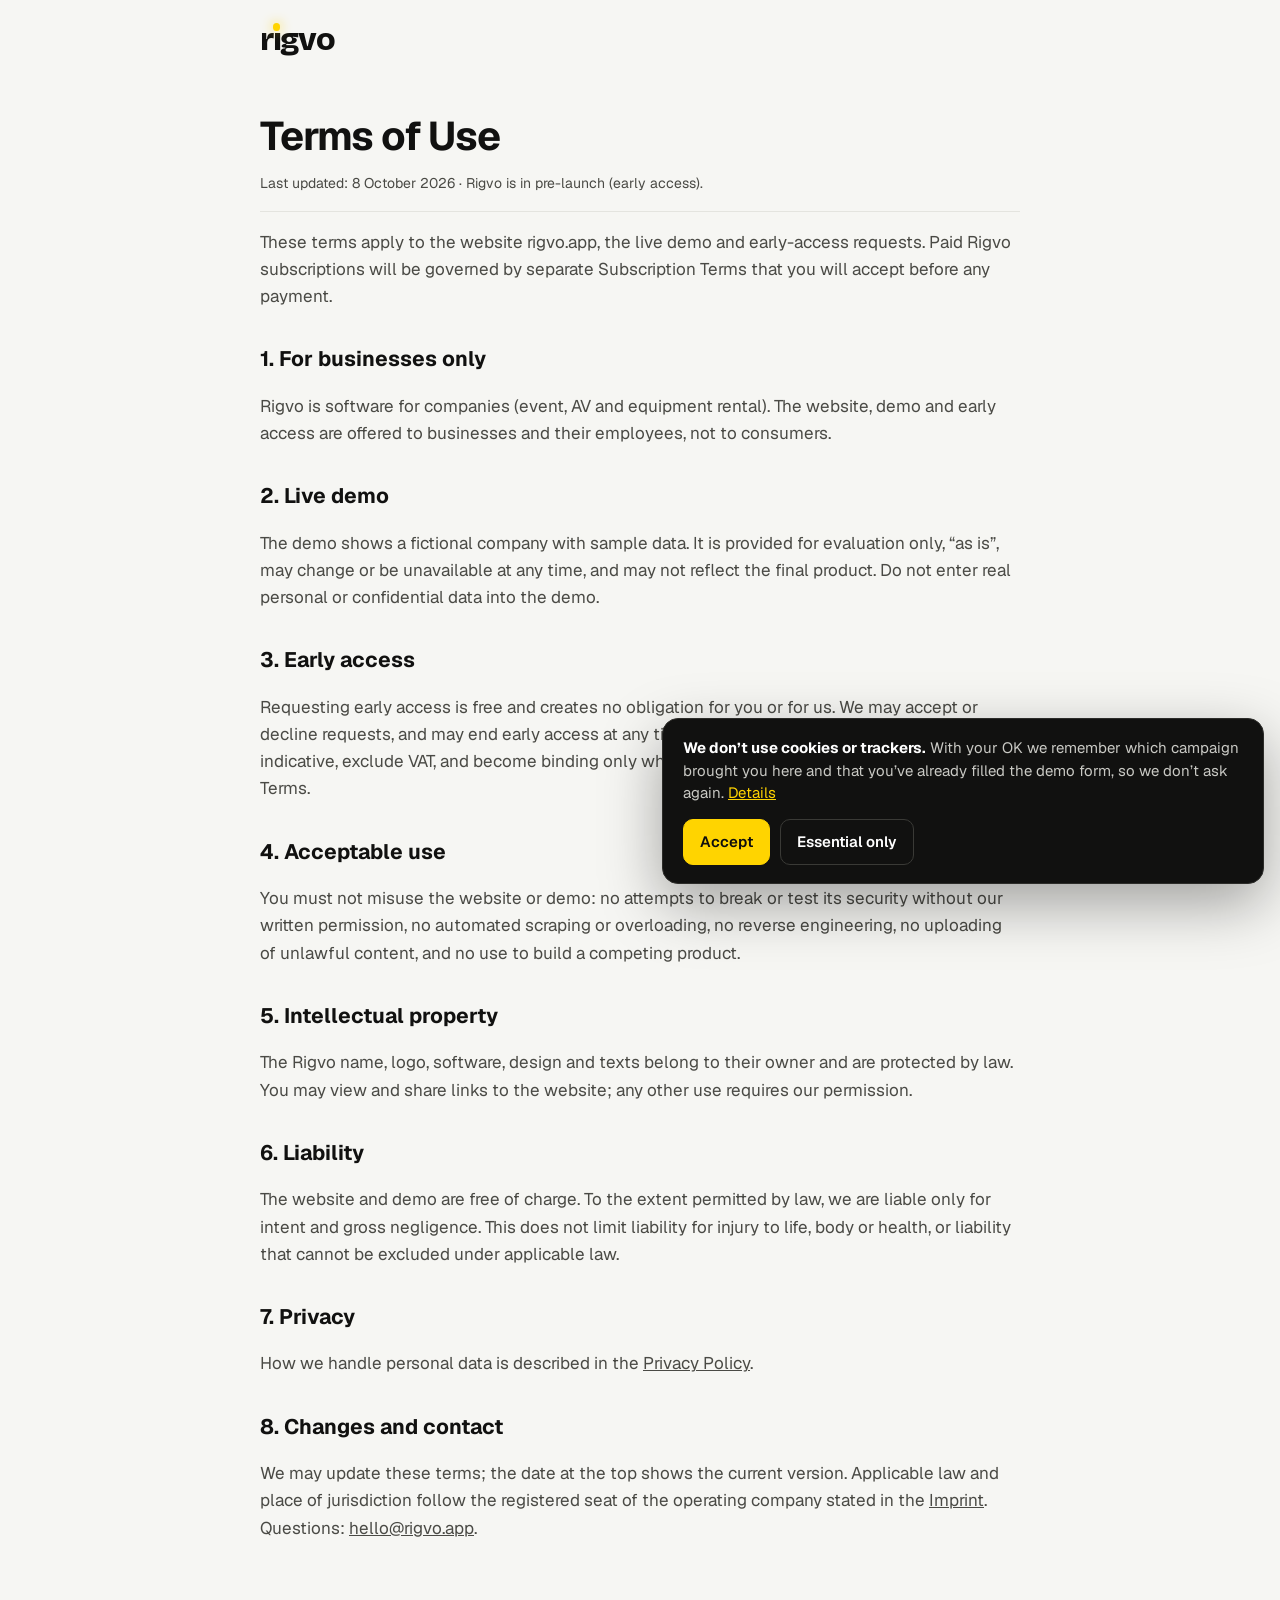
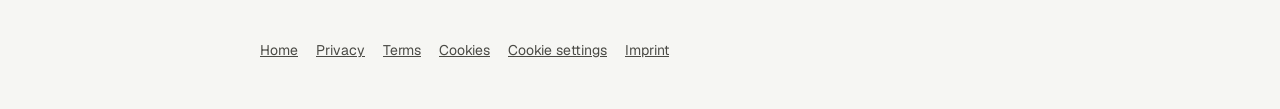
<file: terms.html>
<!doctype html>
<html lang="en">
<head>
<meta charset="utf-8">
<meta name="viewport" content="width=device-width, initial-scale=1">
<title>Terms of Use — Rigvo</title>
<link rel="icon" href="favicon.svg" type="image/svg+xml">
<link rel="stylesheet" href="brand.css">
<link rel="preload" href="fonts/geist.woff2" as="font" type="font/woff2" crossorigin>
<link rel="preload" href="fonts/bricolage-logo.woff" as="font" type="font/woff" crossorigin>
<style>
:root{--bg:#F6F6F3;--tx:#111110;--mut:#4A4A45;--line:#E4E4DF}
@media (prefers-color-scheme:dark){:root:not([data-theme="light"]){--bg:#0E0E0E;--tx:#F5F5F2;--mut:#B5B5AE;--line:#2C2C29}}
:root[data-theme="dark"]{--bg:#0E0E0E;--tx:#F5F5F2;--mut:#B5B5AE;--line:#2C2C29}
body{margin:0;background:var(--bg);color:var(--tx);font-family:Geist,system-ui,sans-serif;font-size:17px;line-height:1.6}
main{max-width:760px;margin:0 auto;padding:32px 16px 80px}
header{max-width:760px;margin:0 auto;padding:24px 16px 0}
a{color:inherit}
h1{font-size:40px;letter-spacing:-.03em;line-height:1.1;margin:24px 0 8px}
h2{font-size:21px;margin:32px 0 6px}
p,li{color:var(--mut)}
.upd{font-size:14px;color:var(--mut);border-bottom:1px solid var(--line);padding-bottom:16px}
table{width:100%;border-collapse:collapse;font-size:15px;margin:8px 0}th,td{text-align:left;padding:10px 8px;border-bottom:1px solid var(--line);vertical-align:top;color:var(--mut)}th{color:var(--tx);font-weight:600}code{font-size:13px;word-break:break-all}
@media (max-width:640px){table{display:block;overflow-x:auto}}
</style>
</head>
<body>
<header><a href="index.html" aria-label="Rigvo — home" style="text-decoration:none"><span class="rv-logo" style="font-size:32px">r<span class="rv-i">ı<span class="rv-dot"></span></span>gvo</span></a></header>
<main>
<h1>Terms of Use</h1>
<p class="upd">Last updated: 8 October 2026 · Rigvo is in pre-launch (early access).</p>
<p>These terms apply to the website rigvo.app, the live demo and early-access requests. Paid Rigvo subscriptions will be governed by separate Subscription Terms that you will accept before any payment.</p>
<h2>1. For businesses only</h2>
<p>Rigvo is software for companies (event, AV and equipment rental). The website, demo and early access are offered to businesses and their employees, not to consumers.</p>
<h2>2. Live demo</h2>
<p>The demo shows a fictional company with sample data. It is provided for evaluation only, “as is”, may change or be unavailable at any time, and may not reflect the final product. Do not enter real personal or confidential data into the demo.</p>
<h2>3. Early access</h2>
<p>Requesting early access is free and creates no obligation for you or for us. We may accept or decline requests, and may end early access at any time. Prices shown on the website are indicative, exclude VAT, and become binding only when stated in an order or the Subscription Terms.</p>
<h2>4. Acceptable use</h2>
<p>You must not misuse the website or demo: no attempts to break or test its security without our written permission, no automated scraping or overloading, no reverse engineering, no uploading of unlawful content, and no use to build a competing product.</p>
<h2>5. Intellectual property</h2>
<p>The Rigvo name, logo, software, design and texts belong to their owner and are protected by law. You may view and share links to the website; any other use requires our permission.</p>
<h2>6. Liability</h2>
<p>The website and demo are free of charge. To the extent permitted by law, we are liable only for intent and gross negligence. This does not limit liability for injury to life, body or health, or liability that cannot be excluded under applicable law.</p>
<h2>7. Privacy</h2>
<p>How we handle personal data is described in the <a href="privacy.html">Privacy Policy</a>.</p>
<h2>8. Changes and contact</h2>
<p>We may update these terms; the date at the top shows the current version. Applicable law and place of jurisdiction follow the registered seat of the operating company stated in the <a href="imprint.html">Imprint</a>. Questions: <a href="mailto:hello@rigvo.app">hello@rigvo.app</a>.</p>
</main>
<footer style="max-width:760px;margin:0 auto;padding:0 16px 48px;font-size:14px;color:var(--mut);display:flex;flex-wrap:wrap;gap:18px"><a href="index.html">Home</a><a href="privacy.html">Privacy</a><a href="terms.html">Terms</a><a href="cookies.html">Cookies</a><a href="#" data-cookie-settings>Cookie settings</a><a href="imprint.html">Imprint</a></footer>
<script src="consent.js"></script>
</body>
</html>
</file>
<file: brand.css>
@font-face{font-family:Geist;src:url(fonts/geist.woff2) format("woff2");font-weight:100 900;font-style:normal;font-display:swap}
@font-face{font-family:"Rigvo Logo";src:url(fonts/bricolage-logo.woff) format("woff");font-weight:800;font-style:normal;font-display:block}
.rv-logo{font-family:"Rigvo Logo",Geist,system-ui,sans-serif;font-weight:800;letter-spacing:-.04em;line-height:1;white-space:nowrap;display:inline-block}
.rv-i{position:relative;display:inline-block}
.rv-dot{position:absolute;left:50%;top:-.02em;width:.24em;height:.24em;margin-left:-.12em;border-radius:50%;background:#FFD400;box-shadow:0 0 .35em rgba(255,212,0,.85)}

/* Select arrow: own chevron, moved in from the edge (same on every browser) */
.rv-lang,select.lang,.f select{-webkit-appearance:none;-moz-appearance:none;appearance:none;padding-right:38px!important;background-image:url("data:image/svg+xml,%3Csvg xmlns='http://www.w3.org/2000/svg' width='12' height='8' viewBox='0 0 12 8' fill='none' stroke='%23A8A8A2' stroke-width='1.8' stroke-linecap='round' stroke-linejoin='round'%3E%3Cpath d='M1 1.5l5 5 5-5'/%3E%3C/svg%3E")!important;background-repeat:no-repeat!important;background-position:right 14px center!important;background-size:12px 8px!important}
.rv-lang::-ms-expand,select.lang::-ms-expand,.f select::-ms-expand{display:none}

/* No layout jump: reserve the language picker's place before JS fills it */
[data-lang-picker]{display:inline-block;min-width:141px;min-height:42px}
/* Non-English visitors: keep the page hidden for a moment until it is translated (no English flash / jump) */
.rv-tr body{visibility:hidden}
</file>
